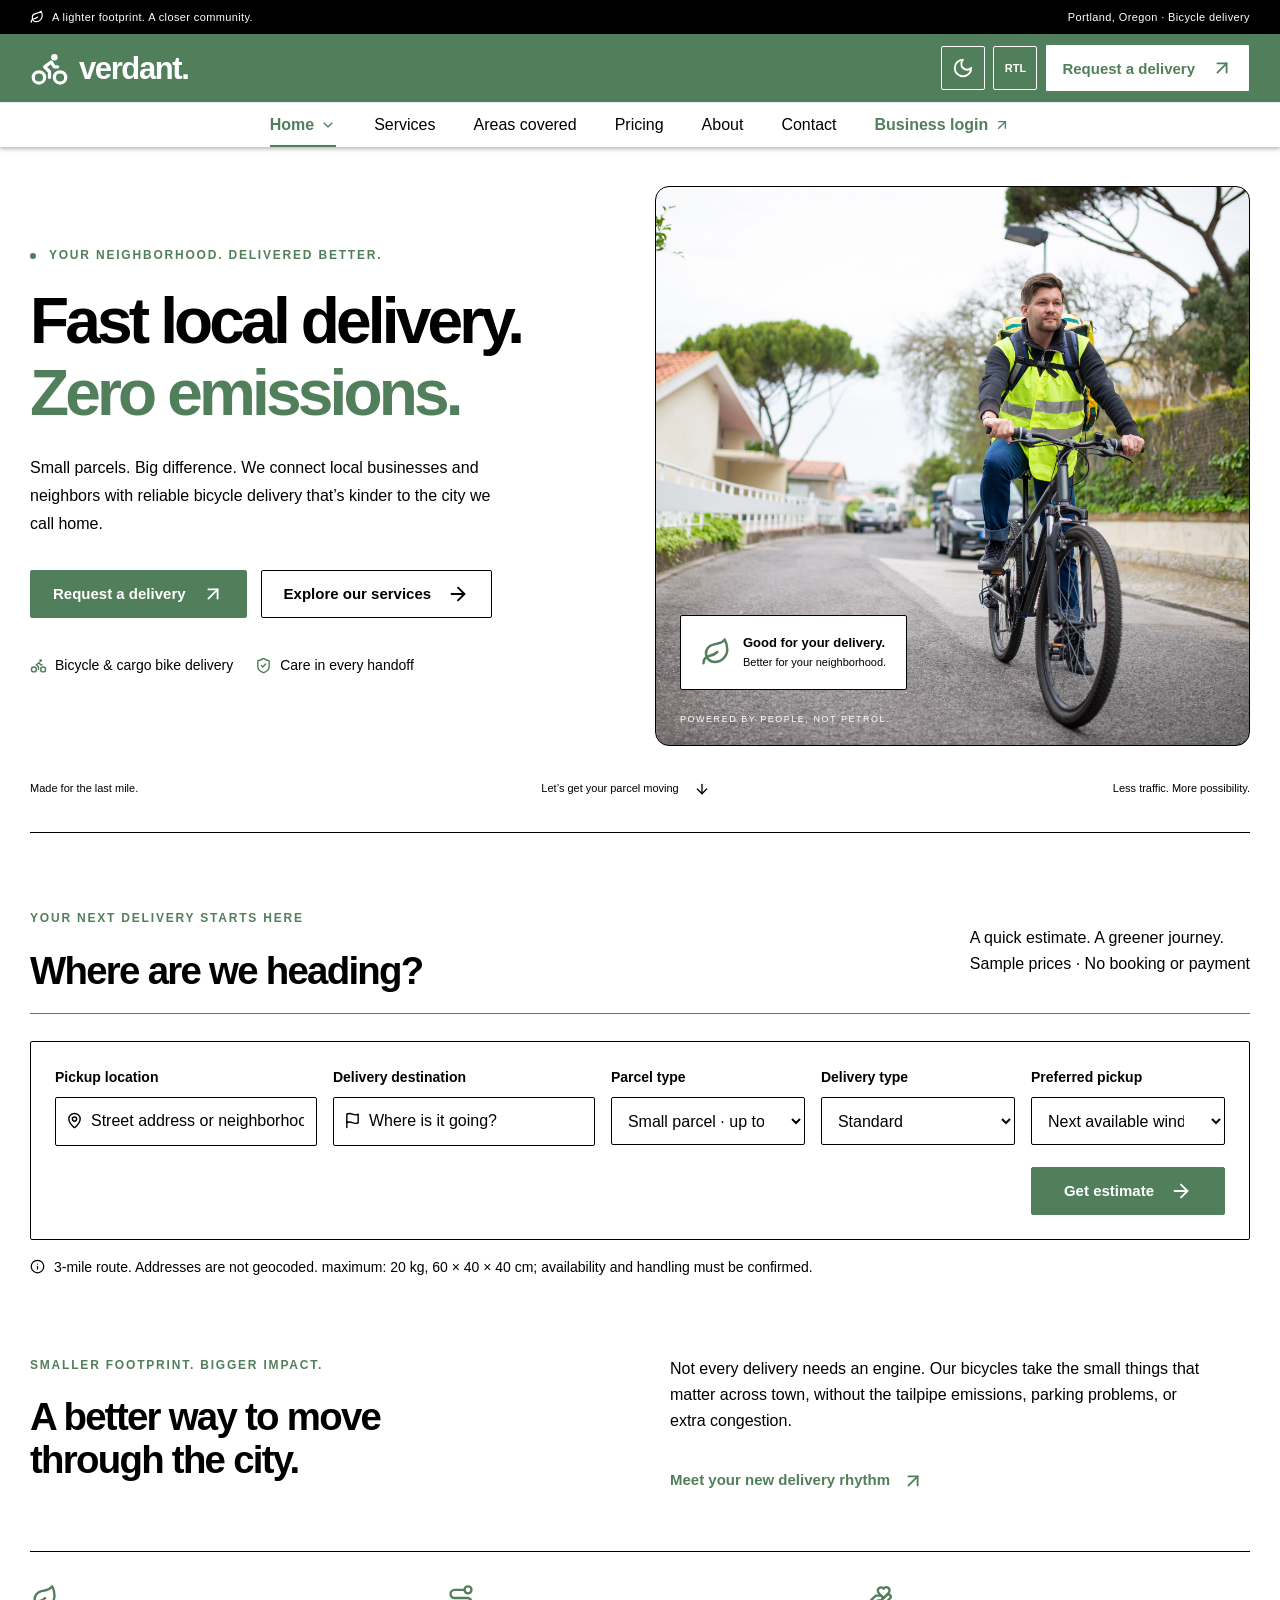
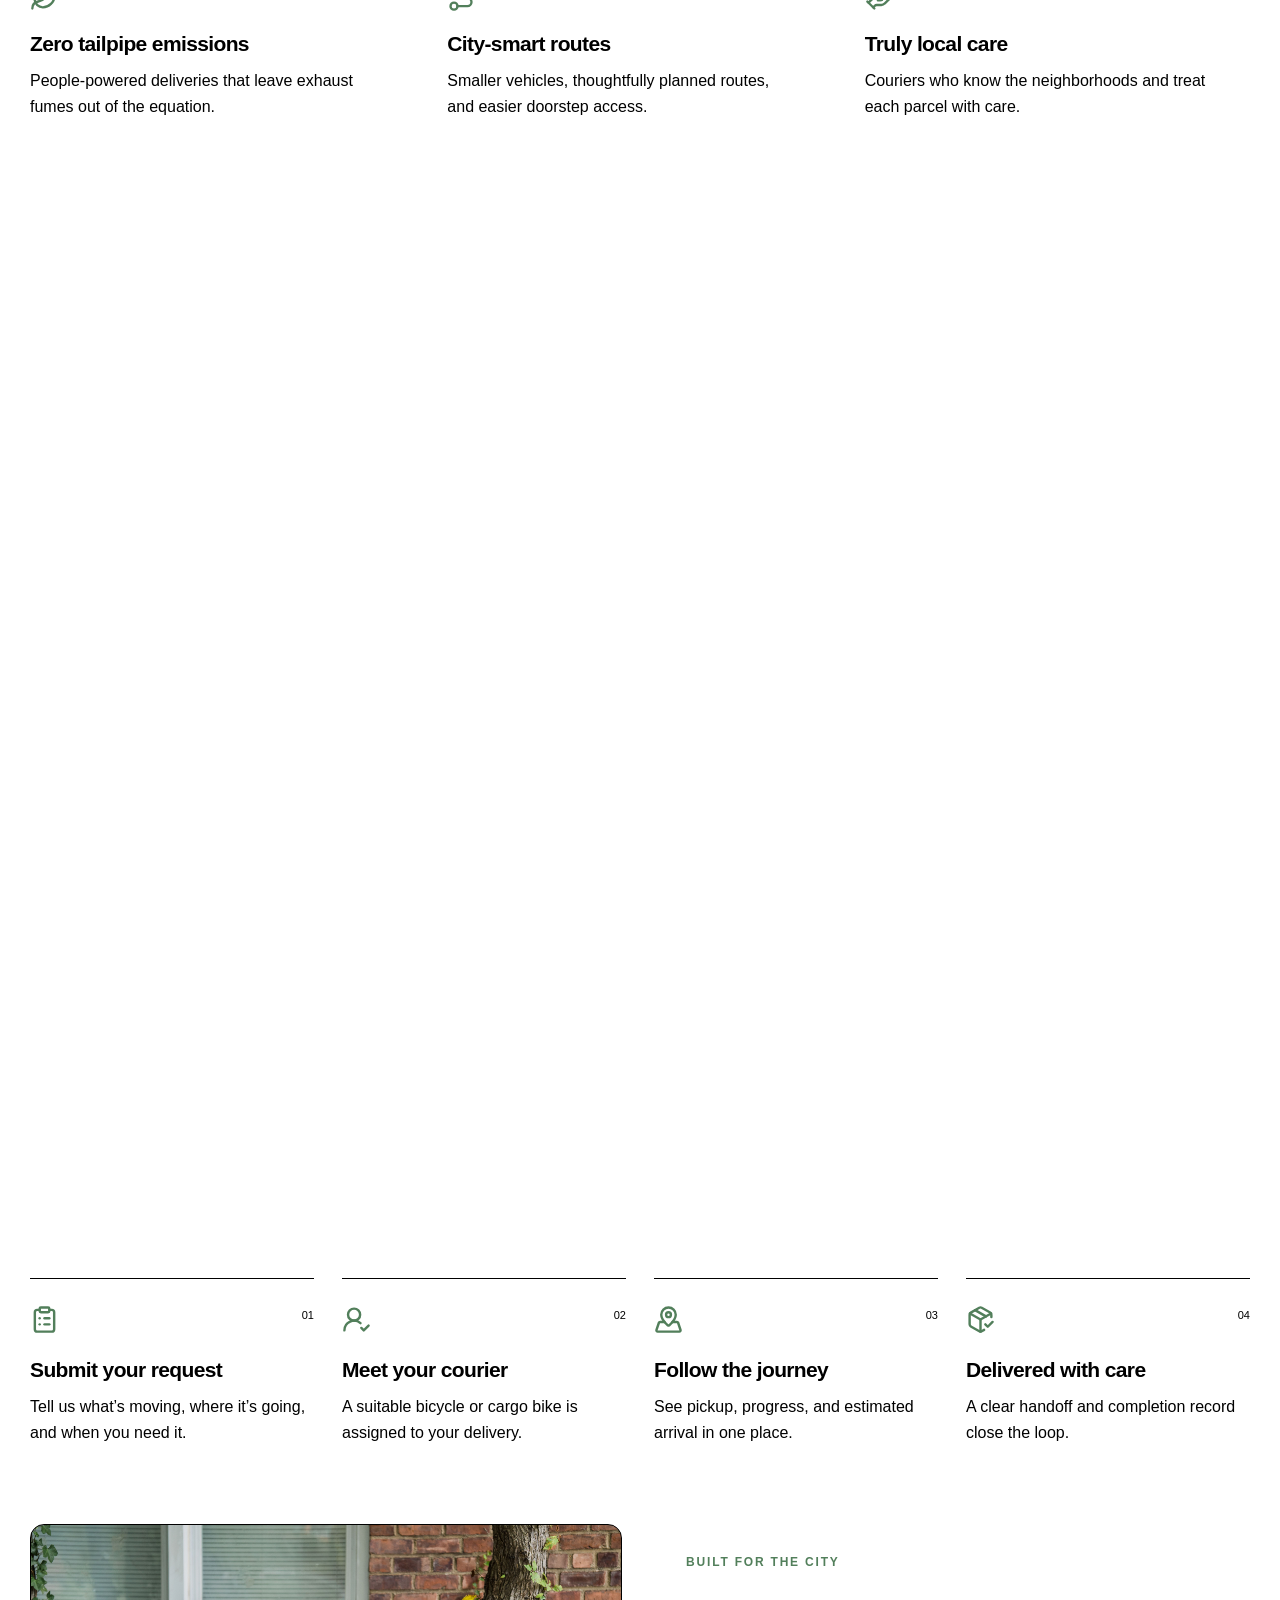
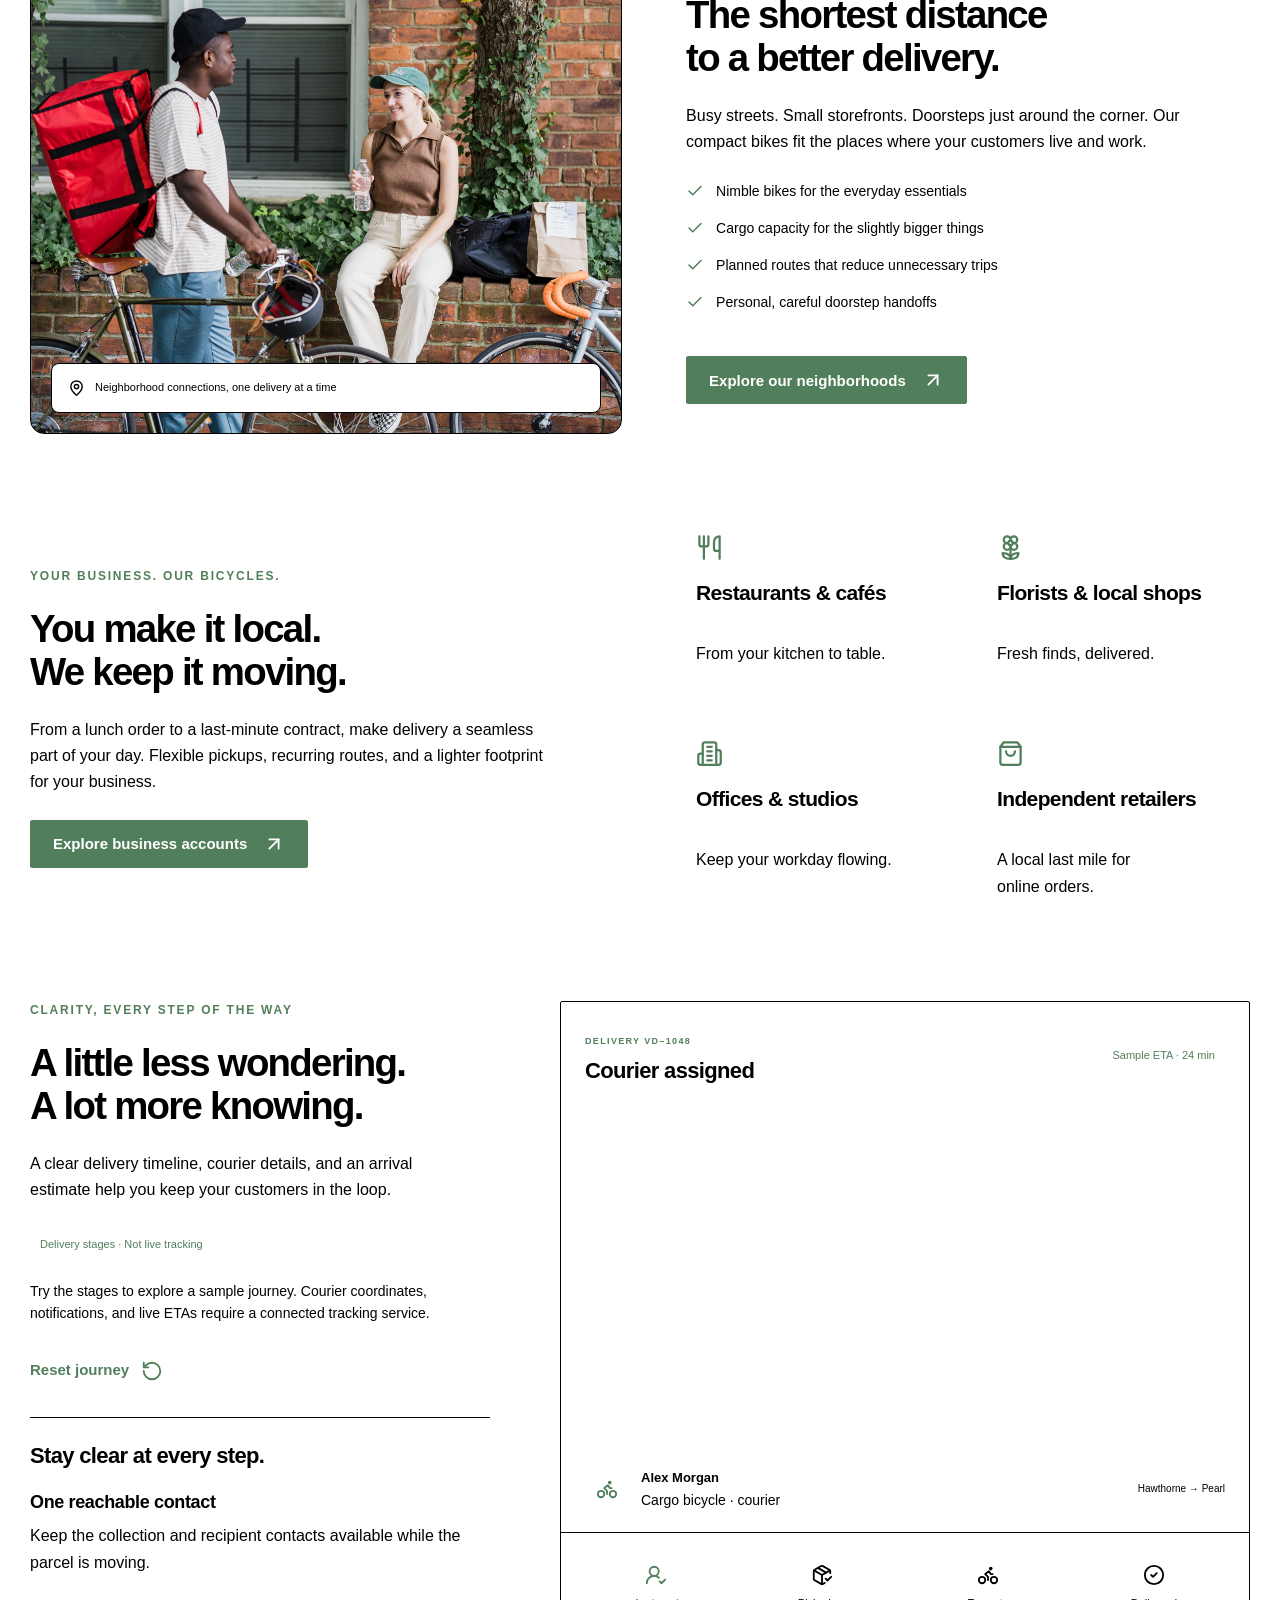
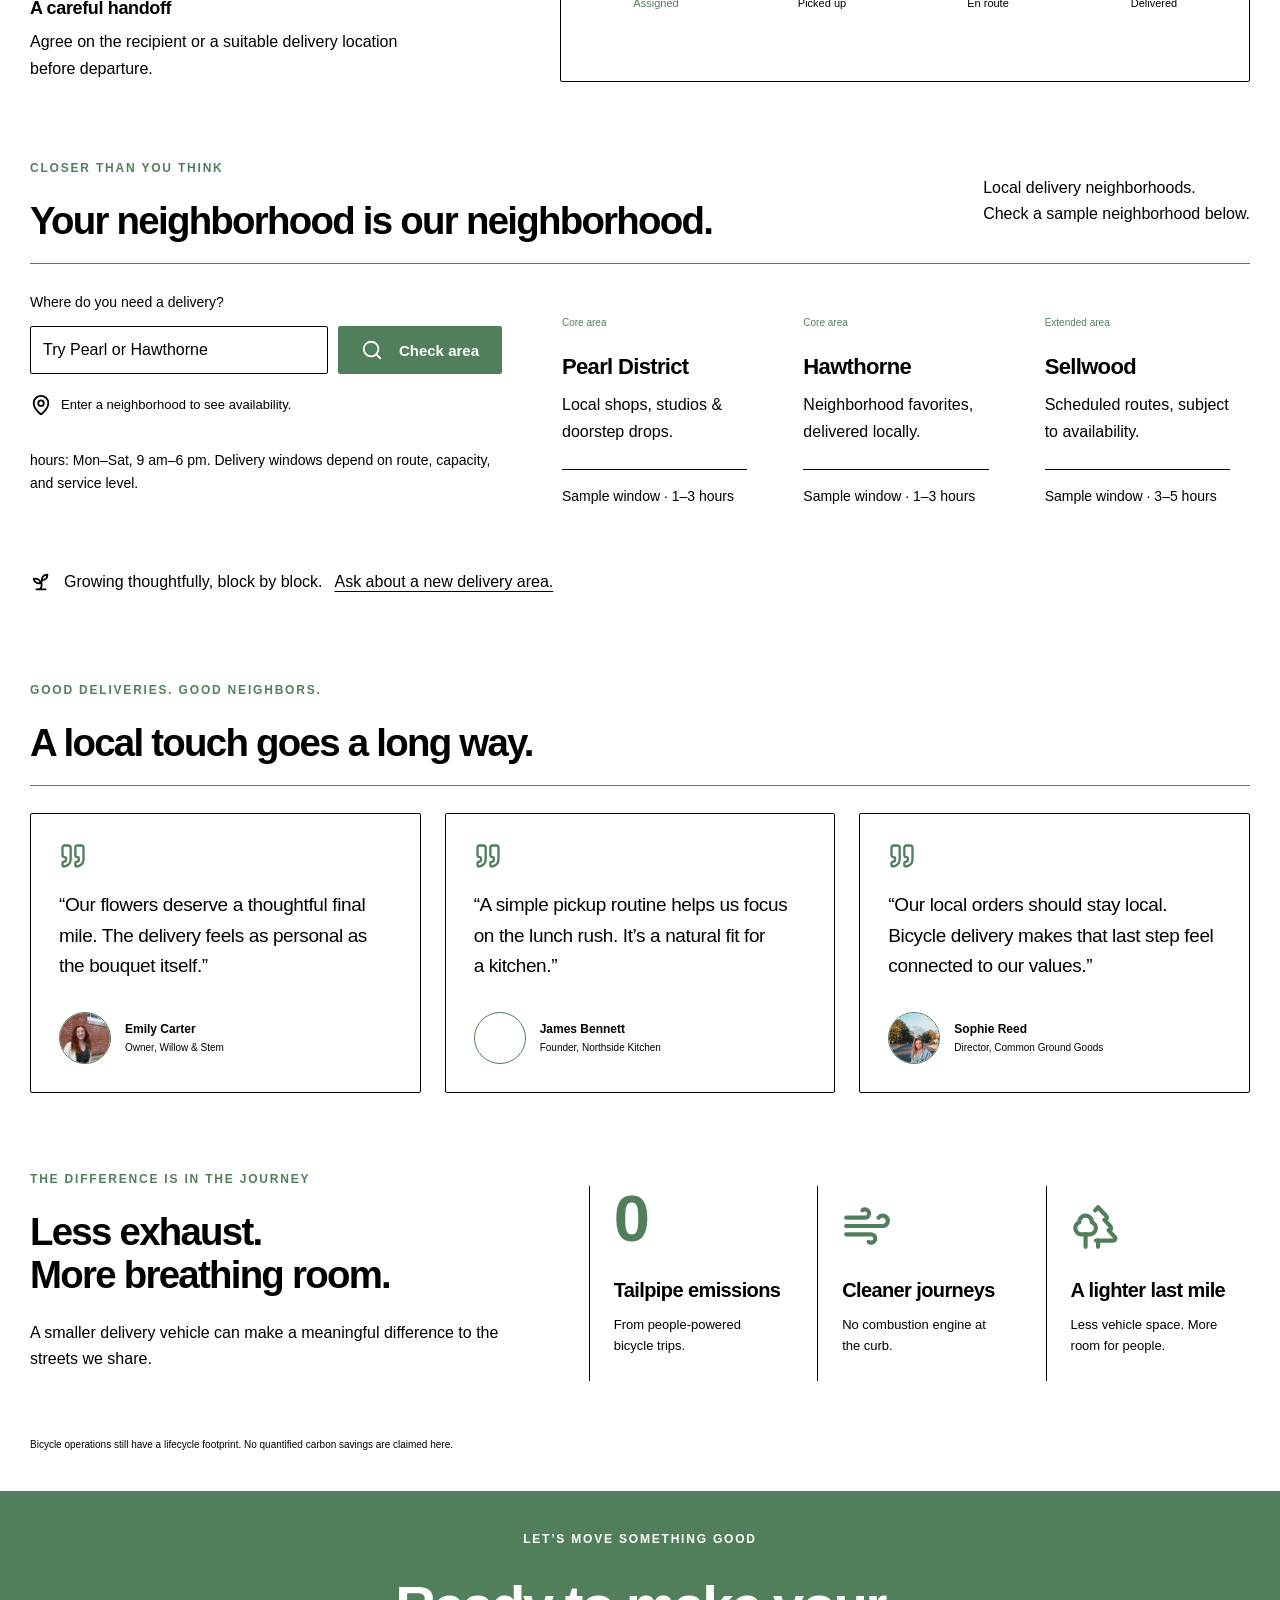
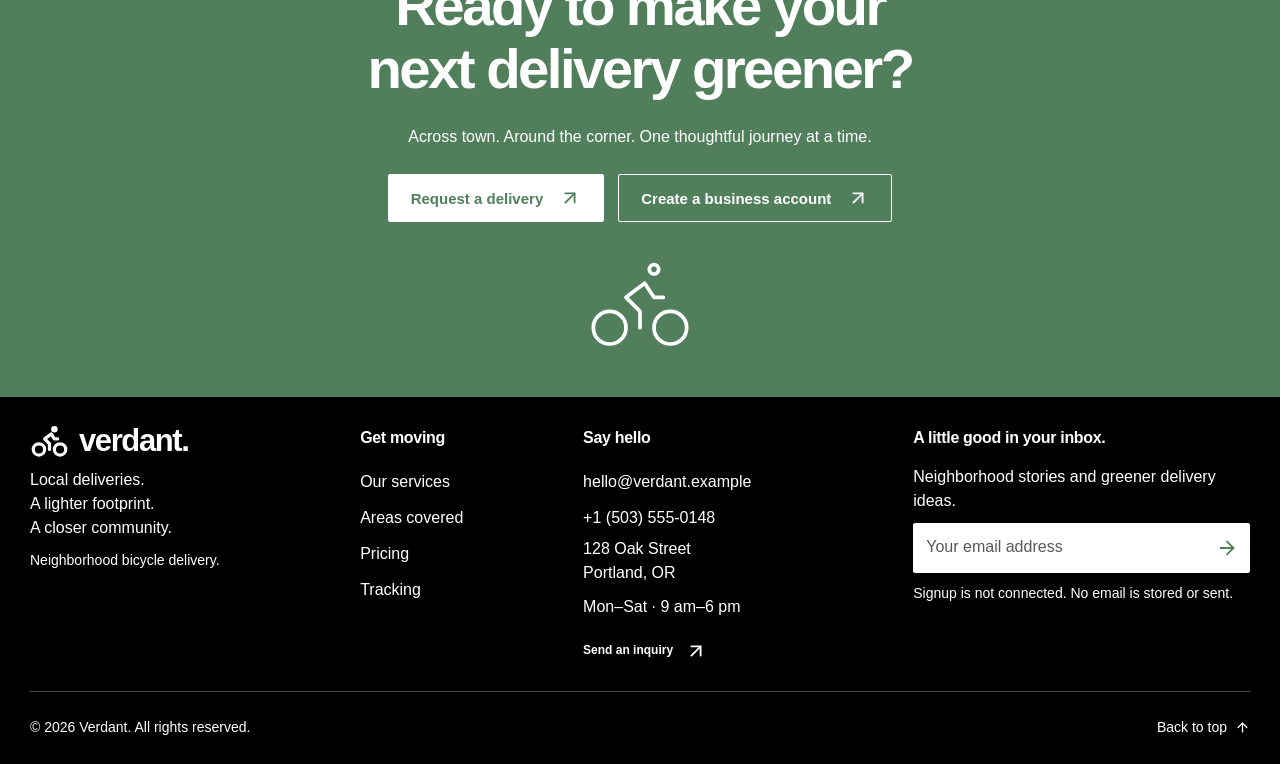
<file: index.html>
<!DOCTYPE html>
<html lang="en" dir="ltr"><head><meta charset="utf-8"><meta name="viewport" content="width=device-width,initial-scale=1"><title>Verdant | Fast Local Bicycle Delivery. Zero Emissions.</title><meta name="description" content="Meet Verdant, a bicycle courier in Portland. Explore local delivery services, check sample coverage, and try a transparent delivery estimate."><meta name="theme-color" content="#527f5b"><meta property="og:title" content="Verdant — A better way to deliver."><meta property="og:description" content="Fast local bicycle delivery, with a lighter footprint. Explore our Home Page 1 preview."><meta property="og:type" content="website"><meta property="og:url" content="https://verdant-bicycle-courier.ezhil3013.chatgpt.site/"><meta property="og:image" content="https://verdant-bicycle-courier.ezhil3013.chatgpt.site/assets/images/hero-courier.jpg"><link rel="canonical" href="https://verdant-bicycle-courier.ezhil3013.chatgpt.site/"><link rel="icon" href="assets/favicon.svg" type="image/svg+xml"><link rel="stylesheet" href="assets/vendor/bootstrap.min.css"><link rel="stylesheet" href="assets/css/style.css"><link rel="stylesheet" href="assets/css/rtl.css"><script>try{document.documentElement.dataset.theme=localStorage.getItem('verdant-theme')||(matchMedia('(prefers-color-scheme: dark)').matches?'dark':'light');document.documentElement.dir=localStorage.getItem('verdant-dir')||'ltr'}catch(e){}</script><script defer src="assets/vendor/lucide.min.js"></script><script defer src="assets/js/main-content-balanced.js"></script><script type="application/ld+json">{"@context":"https://schema.org","@type":"WebPage","name":"Verdant bicycle courier — demonstration","description":"Home Page 1 of a local bicycle courier template; no live bookings or business claims.","url":"https://verdant-bicycle-courier.ezhil3013.chatgpt.site/"}</script><link rel="stylesheet" href="assets/css/review-fixes.css"><link rel="stylesheet" href="assets/css/theme-content-balanced.css"><link rel="stylesheet" href="assets/css/coverage-text-aligned.css"><link rel="stylesheet" href="assets/css/image-box-visibility-fix.css"><link rel="stylesheet" href="assets/css/content-alignment.css"><link rel="stylesheet" href="assets/css/layout-store.css">
<link rel="stylesheet" href="assets/css/presentation-fixes.css"><link rel="stylesheet" href="assets/css/footer-compact.css"></head><body>
<a class="skip-link" href="#main">Skip to content</a>
<div class="announcement"><span><i data-lucide="leaf"></i> A lighter footprint. A closer community.</span><span class="announcement-extra">Portland, Oregon · Bicycle delivery</span></div>
<header class="site-header"><a class="brand" href="#home" aria-label="Verdant home"><span class="brand-icon"><i data-lucide="bike"></i></span>verdant<span class="brand-dot">.</span></a><button class="menu-toggle icon-button" aria-label="Open navigation" aria-controls="navigation" aria-expanded="false"><i data-lucide="menu"></i></button><nav id="navigation" aria-label="Primary navigation"><details class="home-dropdown"><summary class="home-menu-label active">Home <i data-lucide="chevron-down"></i></summary><div class="home-dropdown-panel"><a href="index.html" class="active" aria-current="page">Home Page 1</a><a href="home-2.html">Home Page 2</a></div></details><a href="services.html">Services</a><a href="areas-covered.html">Areas covered</a><a href="pricing.html">Pricing</a><a href="about.html">About</a><a href="contact.html">Contact</a><a class="business-login" href="login.html">Business login <i data-lucide="arrow-up-right"></i></a></nav><div class="header-actions"><button id="theme-toggle" class="icon-button" aria-label="Switch to dark mode"><i data-lucide="moon"></i></button><button id="rtl-toggle" class="direction-button" aria-label="Switch to right-to-left layout">RTL</button><a class="button button-primary header-cta" href="request-delivery.html">Request a delivery <i data-lucide="arrow-up-right"></i></a></div></header>
<main id="main">
<section class="hero page-pad" id="home" aria-labelledby="hero-title"><div class="hero-grid"><div class="hero-copy"><p class="eyebrow"><span class="small-dot"></span> YOUR NEIGHBORHOOD. DELIVERED BETTER.</p><h1 id="hero-title">Fast local delivery.<br><span>Zero emissions.</span></h1><p class="hero-description">Small parcels. Big difference. We connect local businesses and neighbors with reliable bicycle delivery that’s kinder to the city we call home.</p><div class="button-group"><a href="request-delivery.html" class="button button-primary">Request a delivery <i data-lucide="arrow-up-right"></i></a><a href="#services" class="button button-outline">Explore our services <i data-lucide="arrow-right"></i></a></div><div class="hero-trust"><span><i data-lucide="bike"></i> Bicycle & cargo bike delivery</span><span><i data-lucide="shield-check"></i> Care in every handoff</span></div></div><div class="hero-photo" role="img" aria-label="Replaceable JPG image placeholder for a bicycle courier"><div class="photo-label"><i data-lucide="leaf"></i><div><strong>Good for your delivery.</strong><span>Better for your neighborhood.</span></div></div><span class="photo-caption">POWERED BY PEOPLE, NOT PETROL.</span></div></div><div class="hero-bottom"><span>Made for the last mile.</span><a href="#estimate">Let’s get your parcel moving <i data-lucide="arrow-down"></i></a><span>Less traffic. More possibility.</span></div></section>
<section class="estimator-section page-pad" id="estimate" aria-labelledby="estimate-title"><div class="section-heading"><div><p class="eyebrow">YOUR NEXT DELIVERY STARTS HERE</p><h2 id="estimate-title">Where are we heading?</h2></div><p>A quick estimate. A greener journey.<br><span class="muted">Sample prices · No booking or payment</span></p></div><form id="estimate-form" class="estimate-form" novalidate><div class="field"><label for="pickup">Pickup location</label><div class="input-wrap"><i data-lucide="map-pin"></i><input id="pickup" name="pickup" required maxlength="150" autocomplete="street-address" placeholder="Street address or neighborhood"></div><span class="field-error" id="pickup-error"></span></div><div class="field"><label for="destination">Delivery destination</label><div class="input-wrap"><i data-lucide="flag"></i><input id="destination" name="destination" required maxlength="150" placeholder="Where is it going?"></div><span class="field-error" id="destination-error"></span></div><div class="field"><label for="parcel">Parcel type</label><select id="parcel" name="parcel"><option value="0">Small parcel · up to 5 kg</option><option value="0">Documents</option><option value="3">Food / insulated bag</option><option value="6">Cargo parcel · up to 20 kg</option></select></div><div class="field"><label for="delivery-type">Delivery type</label><select id="delivery-type" name="service"><option value="0">Standard</option><option value="4">Same day</option><option value="9">Express</option><option value="2">Scheduled</option></select></div><div class="field"><label for="pickup-time">Preferred pickup</label><select id="pickup-time" name="time"><option>Next available window</option><option>Morning · 9 am–12 pm</option><option>Afternoon · 12–5 pm</option></select></div><button type="submit" class="button button-primary estimate-button">Get estimate <i data-lucide="arrow-right"></i></button><div id="estimate-result" class="form-result" role="status" aria-live="polite" hidden></div></form><p class="form-note"><i data-lucide="info"></i> 3-mile route. Addresses are not geocoded. maximum: 20 kg, 60 × 40 × 40 cm; availability and handling must be confirmed.</p></section>
<section id="about" class="intro-section page-pad"><div class="intro-title reveal"><p class="eyebrow">SMALLER FOOTPRINT. BIGGER IMPACT.</p><h2>A better way to move<br>through the city.</h2></div><div class="intro-copy reveal"><p>Not every delivery needs an engine. Our bicycles take the small things that matter across town, without the tailpipe emissions, parking problems, or extra congestion.</p><a href="#city" class="text-link">Meet your new delivery rhythm <i data-lucide="arrow-up-right"></i></a></div><div class="benefits"><article><i data-lucide="leaf"></i><h3>Zero tailpipe emissions</h3><p>People-powered deliveries that leave exhaust fumes out of the equation.</p></article><article><i data-lucide="route"></i><h3>City-smart routes</h3><p>Smaller vehicles, thoughtfully planned routes, and easier doorstep access.</p></article><article><i data-lucide="hand-heart"></i><h3>Truly local care</h3><p>Couriers who know the neighborhoods and treat each parcel with care.</p></article></div></section>
<section id="services" class="services-section page-pad"><div class="section-heading reveal"><div><p class="eyebrow">WHAT WE DELIVER</p><h2>Local needs. Thoughtful solutions.</h2></div><a class="button button-outline" href="#estimate">Find your delivery <i data-lucide="arrow-up-right"></i></a></div><div class="service-grid"><article class="service-card reveal"><span class="icon-box"><i data-lucide="package"></i></span><p class="eyebrow">For the everyday essentials</p><h3>Same-day parcels</h3><p>From your doorstep to theirs. Thoughtfully handled local parcels, delivered within your selected window.</p><a href="#estimate" class="text-link">Request this service <i data-lucide="arrow-up-right"></i></a></article><article class="service-card reveal"><span class="icon-box"><i data-lucide="utensils"></i></span><p class="eyebrow">For the local favorites</p><h3>Restaurant delivery</h3><p>Meals from neighborhood kitchens, with insulated bags and direct routes that keep handoffs simple.</p><a href="#estimate" class="text-link">Request this service <i data-lucide="arrow-up-right"></i></a></article><article class="service-card reveal"><span class="icon-box"><i data-lucide="briefcase-business"></i></span><p class="eyebrow">For your working day</p><h3>Business courier</h3><p>A dependable delivery partner for busy offices, independent businesses, and everyday operations.</p><a href="#estimate" class="text-link">Request this service <i data-lucide="arrow-up-right"></i></a></article><article class="service-card reveal"><span class="icon-box"><i data-lucide="files"></i></span><p class="eyebrow">For the important details</p><h3>Document delivery</h3><p>Contracts, samples, and important paperwork transported directly, with a clear handoff record.</p><a href="#estimate" class="text-link">Request this service <i data-lucide="arrow-up-right"></i></a></article><article class="service-card reveal"><span class="icon-box"><i data-lucide="store"></i></span><p class="eyebrow">For the neighborhood makers</p><h3>Local shop delivery</h3><p>Bring your shop to your customers. Flowers, gifts, and retail orders delivered with a personal touch.</p><a href="#estimate" class="text-link">Request this service <i data-lucide="arrow-up-right"></i></a></article><article class="service-card reveal"><span class="icon-box"><i data-lucide="calendar-clock"></i></span><p class="eyebrow">For a smoother routine</p><h3>Scheduled routes</h3><p>Plan ahead with recurring pickups and thoughtfully grouped routes that fit your business rhythm.</p><a href="#estimate" class="text-link">Request this service <i data-lucide="arrow-up-right"></i></a></article></div></section>
<section class="how-section page-pad"><div class="section-heading reveal"><div><p class="eyebrow">FROM A TO B, SIMPLY</p><h2>Four steps. One happy handoff.</h2></div><p>You focus on your day.<br>We’ll focus on the journey.</p></div><div class="steps"><article><span class="step-number">01</span><i data-lucide="clipboard-list"></i><h3>Submit your request</h3><p>Tell us what’s moving, where it’s going, and when you need it.</p></article><article><span class="step-number">02</span><i data-lucide="user-round-check"></i><h3>Meet your courier</h3><p>A suitable bicycle or cargo bike is assigned to your delivery.</p></article><article><span class="step-number">03</span><i data-lucide="map-pinned"></i><h3>Follow the journey</h3><p>See pickup, progress, and estimated arrival in one place.</p></article><article><span class="step-number">04</span><i data-lucide="package-check"></i><h3>Delivered with care</h3><p>A clear handoff and completion record close the loop.</p></article></div></section>
<section id="city" class="city-section page-pad"><div class="city-photo" role="img" aria-label="Replaceable JPG image placeholder for a local delivery handoff"><span class="image-chip"><i data-lucide="map-pin"></i> Neighborhood connections, one delivery at a time</span></div><div class="city-copy reveal"><p class="eyebrow">BUILT FOR THE CITY</p><h2>The shortest distance<br>to a better delivery.</h2><p>Busy streets. Small storefronts. Doorsteps just around the corner. Our compact bikes fit the places where your customers live and work.</p><ul class="check-list"><li><i data-lucide="check"></i> Nimble bikes for the everyday essentials</li><li><i data-lucide="check"></i> Cargo capacity for the slightly bigger things</li><li><i data-lucide="check"></i> Planned routes that reduce unnecessary trips</li><li><i data-lucide="check"></i> Personal, careful doorstep handoffs</li></ul><a class="button button-primary" href="#coverage">Explore our neighborhoods <i data-lucide="arrow-up-right"></i></a></div></section>
<section class="business-section page-pad" id="business"><div class="business-intro reveal"><p class="eyebrow">YOUR BUSINESS. OUR BICYCLES.</p><h2>You make it local.<br>We keep it moving.</h2><p>From a lunch order to a last-minute contract, make delivery a seamless part of your day. Flexible pickups, recurring routes, and a lighter footprint for your business.</p><a class="button button-primary"  href="register.html">Explore business accounts <i data-lucide="arrow-up-right"></i></a></div><div class="industries"><article><i data-lucide="utensils"></i><h3>Restaurants & cafés</h3><p>From your kitchen to table.</p></article><article><i data-lucide="flower-2"></i><h3>Florists & local shops</h3><p>Fresh finds, delivered.</p></article><article><i data-lucide="building-2"></i><h3>Offices & studios</h3><p>Keep your workday flowing.</p></article><article><i data-lucide="shopping-bag"></i><h3>Independent retailers</h3><p>A local last mile for online orders.</p></article></div></section>
<section id="tracking" class="tracking-section page-pad"><div class="tracking-copy reveal"><p class="eyebrow">CLARITY, EVERY STEP OF THE WAY</p><h2>A little less wondering.<br>A lot more knowing.</h2><p>A clear delivery timeline, courier details, and an arrival estimate help you keep your customers in the loop.</p><span class="badge-soft">Delivery stages · Not live tracking</span><p class="small-copy">Try the stages to explore a sample journey. Courier coordinates, notifications, and live ETAs require a connected tracking service.</p><button id="tracking-reset" class="text-link">Reset journey <i data-lucide="rotate-ccw"></i></button><div class="column-guidance"><h3>Stay clear at every step.</h3><article><h4>One reachable contact</h4><p>Keep the collection and recipient contacts available while the parcel is moving.</p></article><article><h4>A careful handoff</h4><p>Agree on the recipient or a suitable delivery location before departure.</p></article></div></div><div class="tracking-panel"><div class="tracking-header"><div><span class="eyebrow">DELIVERY VD–1048</span><h3 id="tracking-status">Courier assigned</h3></div><span class="badge-soft" id="eta">Sample ETA · 24 min</span></div><div class="map-preview" aria-label="Interactive map of Portland, Oregon"><iframe class="tracking-location-map" title="Portland, Oregon delivery area map" src="https://maps.google.com/maps?q=Portland%2C%20Oregon&amp;z=13&amp;output=embed" loading="lazy" referrerpolicy="no-referrer-when-downgrade" allowfullscreen></iframe><svg hidden aria-hidden="true" viewBox="0 0 660 230" role="img" aria-label="Diagram of a sample delivery route"><rect width="660" height="230" fill="var(--map-bg)"/><g stroke="var(--map-street)" stroke-width="15"><path d="M-20 50L680 50M-20 150L680 150M120 -20L120 250M320 -20L320 250M520 -20L520 250M-10 240L570 -20"/></g><g fill="var(--map-park)"><rect x="345" y="72" width="145" height="54" rx="8"/><rect x="140" y="165" width="110" height="46" rx="8"/></g><path d="M120 150H320V50H520" fill="none" stroke="var(--primary)" stroke-width="5" stroke-dasharray="8 5"/><circle cx="120" cy="150" r="10" fill="var(--primary)"/><circle cx="520" cy="50" r="10" fill="var(--primary)"/><circle id="courier-marker" cx="220" cy="150" r="14" fill="var(--accent)" stroke="var(--surface)" stroke-width="4"/></svg><span class="map-label">LOCAL BICYCLE DELIVERY</span></div><div class="courier-info"><span class="courier-avatar"><i data-lucide="bike"></i></span><div><strong>Alex Morgan</strong><span>Cargo bicycle · courier</span></div><span class="small-copy">Hawthorne → Pearl</span></div><div class="tracking-stages" aria-label="Sample delivery stages"><button data-stage="0" class="selected" aria-pressed="true"><i data-lucide="user-round-check"></i><span>Assigned</span></button><button data-stage="1" aria-pressed="false"><i data-lucide="package-check"></i><span>Picked up</span></button><button data-stage="2" aria-pressed="false"><i data-lucide="bike"></i><span>En route</span></button><button data-stage="3" aria-pressed="false"><i data-lucide="circle-check"></i><span>Delivered</span></button></div><p id="tracking-announcement" class="sr-only" role="status" aria-live="polite">Courier assigned.</p></div></section>
<section class="coverage-section page-pad" id="coverage"><div class="section-heading reveal"><div><p class="eyebrow">CLOSER THAN YOU THINK</p><h2>Your neighborhood is our neighborhood.</h2></div><p>Local delivery neighborhoods.<br>Check a sample neighborhood below.</p></div><div class="coverage-layout"><div class="coverage-search"><label for="neighborhood">Where do you need a delivery?</label><form id="coverage-form"><input id="neighborhood" placeholder="Try Pearl or Hawthorne" required maxlength="80"><button class="button button-primary" aria-label="Check sample coverage" type="submit"><i data-lucide="search"></i> Check area</button></form><div id="coverage-result" role="status" aria-live="polite"><i data-lucide="map-pin"></i> Enter a neighborhood to see availability.</div><p class="small-copy">hours: Mon–Sat, 9 am–6 pm. Delivery windows depend on route, capacity, and service level.</p></div><div class="zone-grid"><article><span class="zone-status">Core area</span><h3>Pearl District</h3><p>Local shops, studios & doorstep drops.</p><span>Sample window · 1–3 hours</span></article><article><span class="zone-status">Core area</span><h3>Hawthorne</h3><p>Neighborhood favorites, delivered locally.</p><span>Sample window · 1–3 hours</span></article><article><span class="zone-status extended">Extended area</span><h3>Sellwood</h3><p>Scheduled routes, subject to availability.</p><span>Sample window · 3–5 hours</span></article></div></div><p class="coverage-note"><i data-lucide="sprout"></i><span class="coverage-note-copy"><span>Growing thoughtfully, block by block.</span><a href="#contact">Ask about a new delivery area.</a></span></p></section>
<section class="testimonials-section page-pad"><div class="section-heading reveal"><div><p class="eyebrow">GOOD DELIVERIES. GOOD NEIGHBORS.</p><h2>A local touch goes a long way.</h2></div><span class="muted"></span></div><div class="testimonial-grid"><figure><i data-lucide="quote"></i><blockquote>“Our flowers deserve a thoughtful final mile. The delivery feels as personal as the bouquet itself.”</blockquote><figcaption><span class="profile-avatar" style="--portrait-position:65% 35%"><img src="assets/images/emily.jpg" alt="" width="52" height="52" loading="lazy" decoding="async"></span><div><strong>Emily Carter</strong><span>Owner, Willow & Stem</span></div></figcaption></figure><figure><i data-lucide="quote"></i><blockquote>“A simple pickup routine helps us focus on the lunch rush. It’s a natural fit for a kitchen.”</blockquote><figcaption><span class="profile-avatar" style="--portrait-position:52% 35%"><img src="assets/images/james.jpg" alt="" width="52" height="52" loading="lazy" decoding="async"></span><div><strong>James Bennett</strong><span>Founder, Northside Kitchen</span></div></figcaption></figure><figure><i data-lucide="quote"></i><blockquote>“Our local orders should stay local. Bicycle delivery makes that last step feel connected to our values.”</blockquote><figcaption><span class="profile-avatar" style="--portrait-position:30% 35%"><img src="assets/images/sophie.jpg" alt="" width="52" height="52" loading="lazy" decoding="async"></span><div><strong>Sophie Reed</strong><span>Director, Common Ground Goods</span></div></figcaption></figure></div></section>
<section class="impact-section page-pad"><div><p class="eyebrow">THE DIFFERENCE IS IN THE JOURNEY</p><h2>Less exhaust.<br>More breathing room.</h2><p>A smaller delivery vehicle can make a meaningful difference to the streets we share.</p></div><div class="impact-grid"><article><strong>0</strong><h3>Tailpipe emissions</h3><p>From people-powered bicycle trips.</p></article><article><i data-lucide="wind"></i><h3>Cleaner journeys</h3><p>No combustion engine at the curb.</p></article><article><i data-lucide="trees"></i><h3>A lighter last mile</h3><p>Less vehicle space. More room for people.</p></article></div><p class="impact-note">Bicycle operations still have a lifecycle footprint. No quantified carbon savings are claimed here.</p></section>
<section class="final-cta page-pad"><p class="eyebrow">LET’S MOVE SOMETHING GOOD</p><h2>Ready to make your<br>next delivery greener?</h2><p>Across town. Around the corner. One thoughtful journey at a time.</p><div class="button-group"><a class="button button-light" href="request-delivery.html">Request a delivery <i data-lucide="arrow-up-right"></i></a><a class="button button-on-dark"  href="register.html">Create a business account <i data-lucide="arrow-up-right"></i></a></div><i class="cta-bike" data-lucide="bike" aria-hidden="true"></i></section>
</main>
<footer class="page-pad" id="contact"><div class="footer-grid"><div><a class="brand" href="#home"><span class="brand-icon"><i data-lucide="bike"></i></span>verdant<span class="brand-dot">.</span></a><p>Local deliveries.<br>A lighter footprint.<br>A closer community.</p><span class="small-copy">Neighborhood bicycle delivery.</span></div><div><h2>Get moving</h2><a href="services.html">Our services</a><a href="areas-covered.html">Areas covered</a><a href="pricing.html">Pricing</a><a href="#tracking">Tracking</a></div><div><h2>Say hello</h2><a href="mailto:hello@verdant.example">hello@verdant.example</a><a href="tel:+15035550148">+1 (503) 555-0148</a><p>128 Oak Street<br>Portland, OR</p><p>Mon–Sat · 9 am–6 pm</p><button class="text-link" data-dialog="contact-dialog">Send an inquiry <i data-lucide="arrow-up-right"></i></button></div><div class="newsletter"><h2>A little good in your inbox.</h2><p>Neighborhood stories and greener delivery ideas.</p><form id="newsletter-form" novalidate><label class="sr-only" for="newsletter-email">Email address</label><div class="newsletter-input"><input id="newsletter-email" type="email" required placeholder="Your email address" autocomplete="email"><button class="icon-button" aria-label="Try newsletter signup" type="submit"><i data-lucide="arrow-right"></i></button></div><p id="newsletter-result" class="small-copy" role="status" aria-live="polite">Signup is not connected. No email is stored or sent.</p></form></div></div><div class="footer-bottom"><span>© 2026 Verdant. All rights reserved.</span><a href="#home">Back to top <i data-lucide="arrow-up"></i></a></div></footer>

<dialog id="contact-dialog" aria-labelledby="contact-title"><button class="dialog-close icon-button" aria-label="Close dialog"><i data-lucide="x"></i></button><p class="eyebrow">LET’S TALK LOCAL</p><h2 id="contact-title">Send an inquiry</h2><p class="small-copy">No message is sent.</p><form id="contact-form" novalidate><div class="field"><label for="contact-name">Name</label><input id="contact-name" name="name" required autocomplete="name"><span class="field-error"></span></div><div class="field"><label for="contact-email">Email</label><input id="contact-email" name="email" type="email" required autocomplete="email"><span class="field-error"></span></div><div class="field"><label for="contact-message">Message</label><textarea id="contact-message" name="message" required rows="3"></textarea><span class="field-error"></span></div><button class="button button-primary" type="submit">Check inquiry <i data-lucide="arrow-right"></i></button><p id="contact-result" role="status" aria-live="polite"></p></form></dialog>
<script src="assets/js/presentation-alignment.js"></script>
</body></html>
</file>
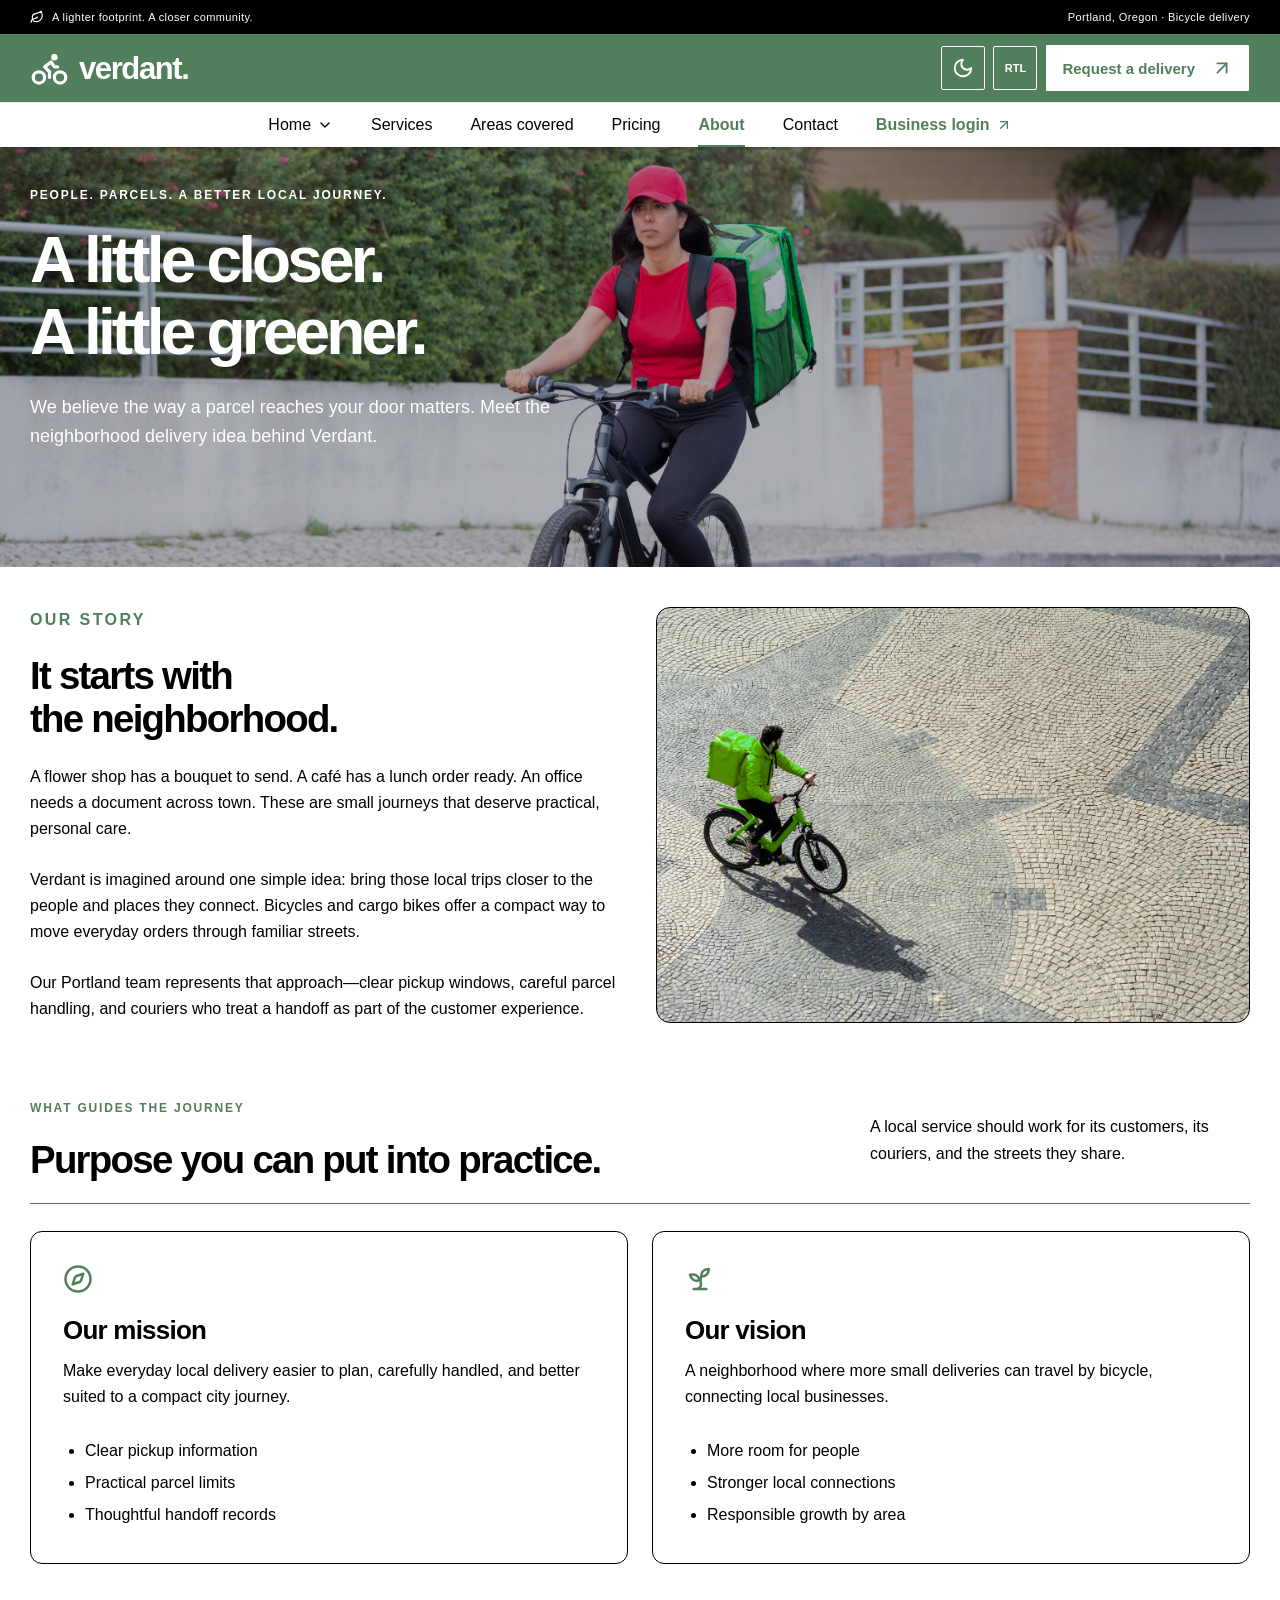
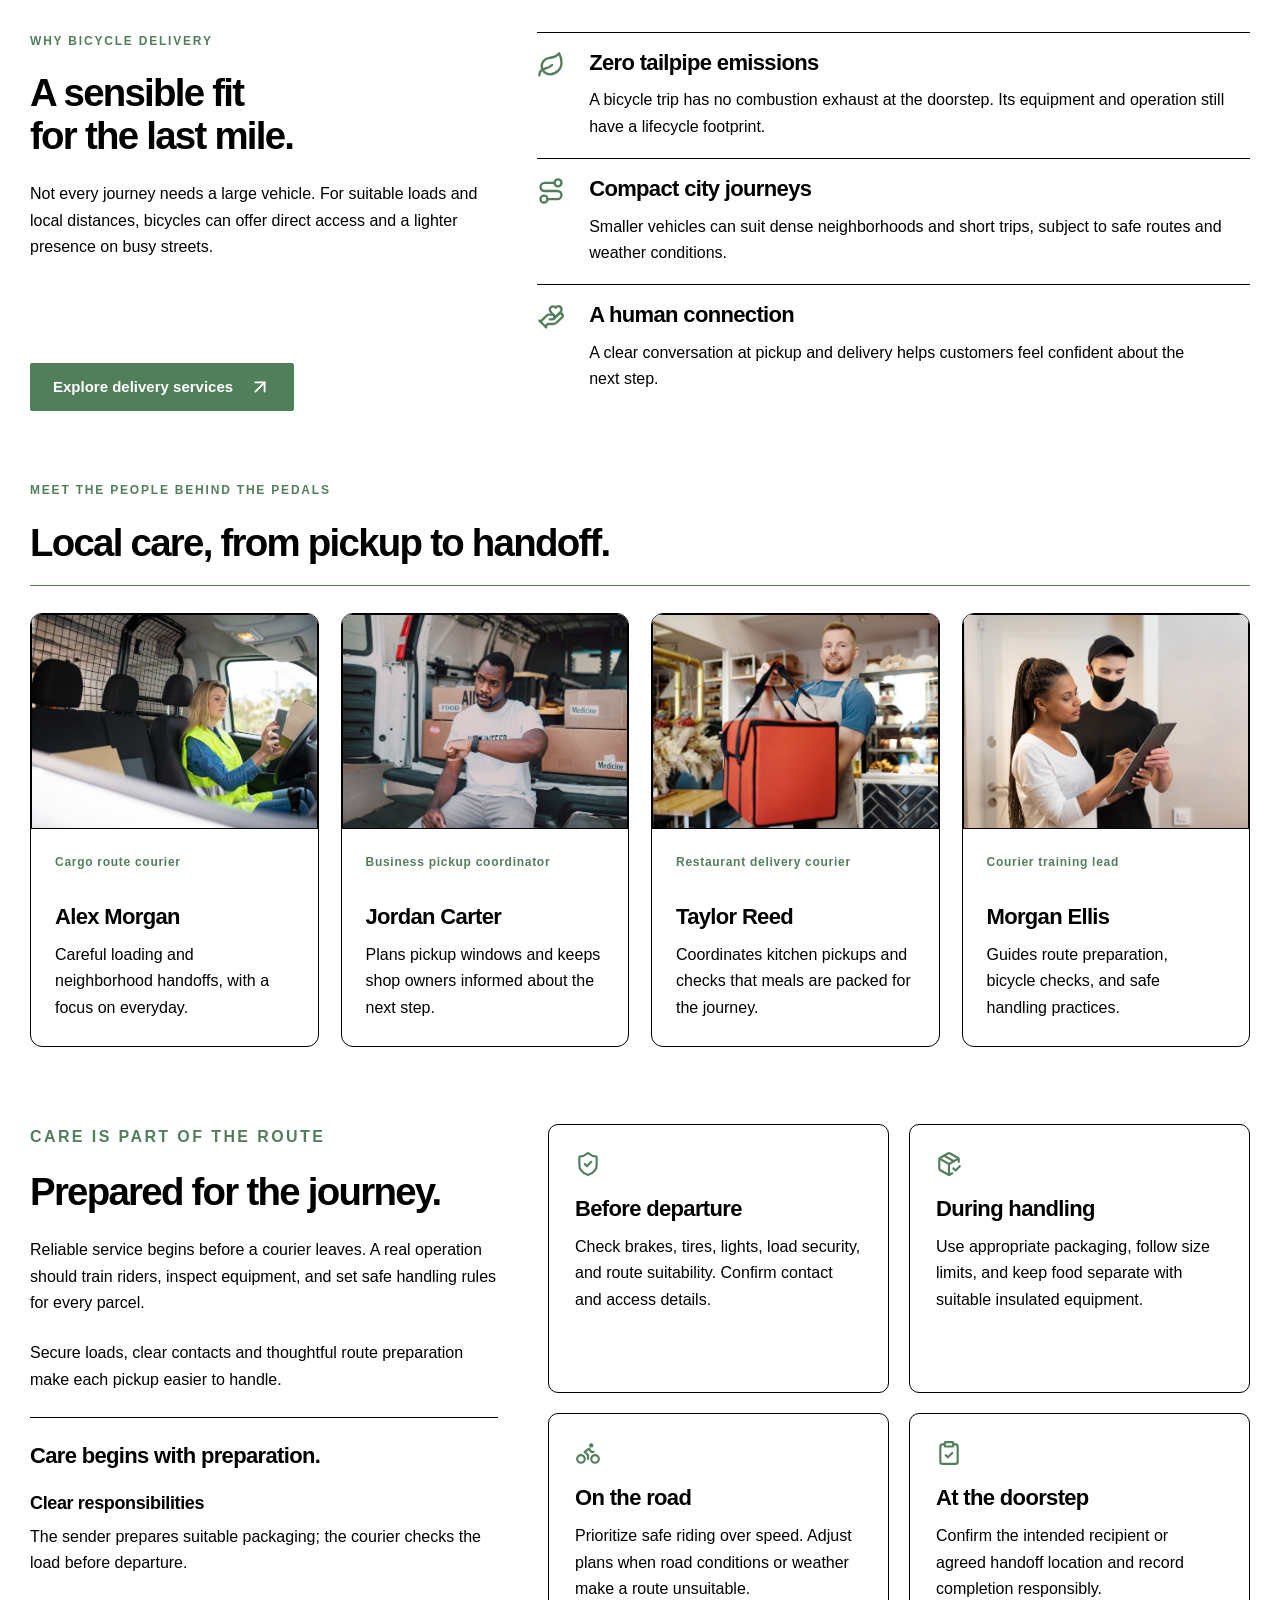
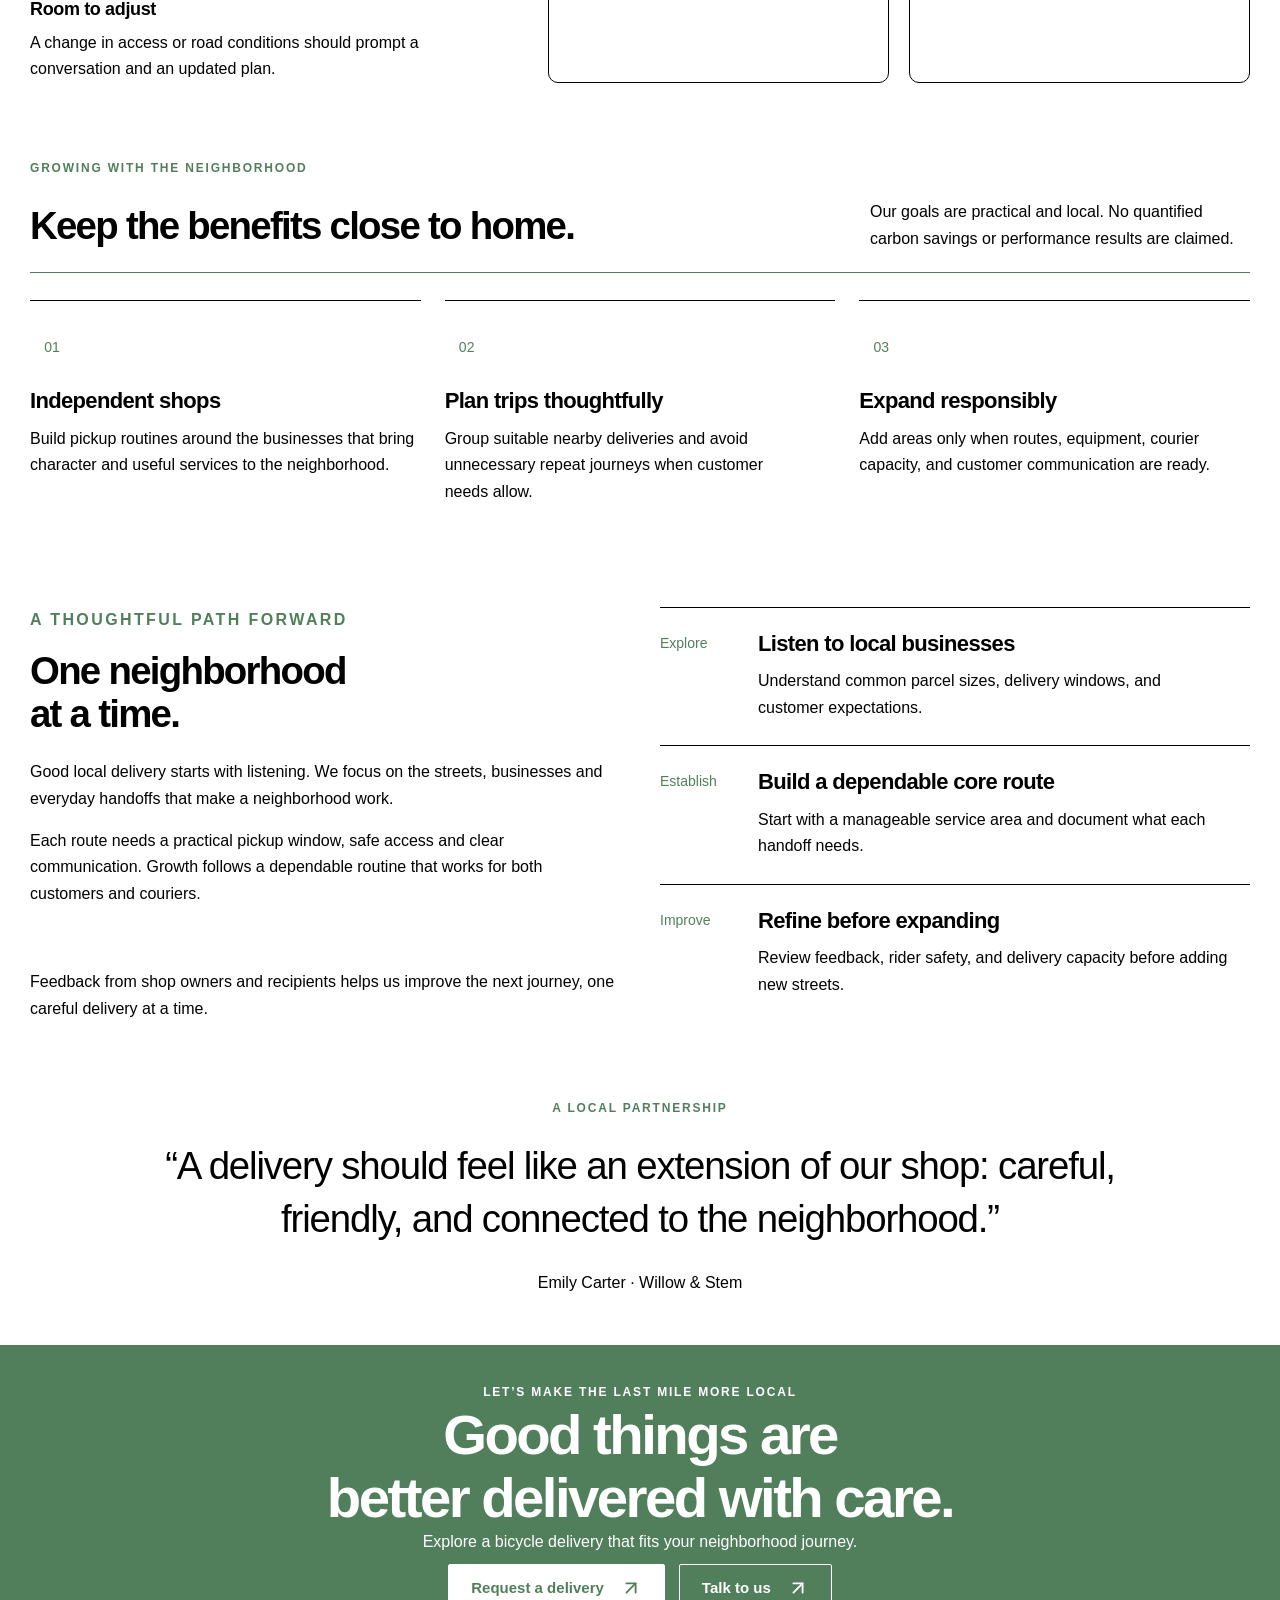
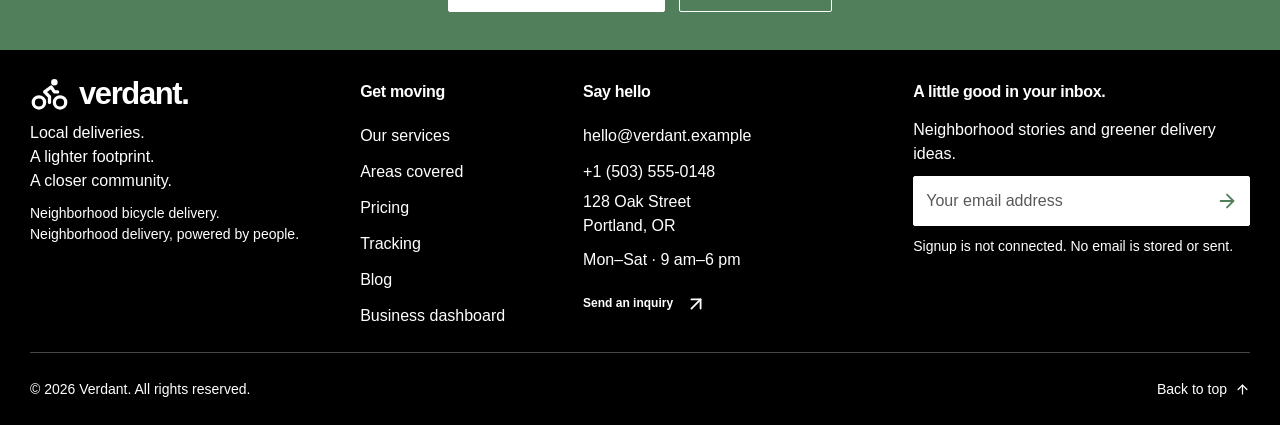
<file: about.html>
<!DOCTYPE html>
<html lang="en" dir="ltr"><head><meta charset="utf-8"><meta name="viewport" content="width=device-width,initial-scale=1"><title>About Verdant | People-Powered Neighborhood Delivery</title><meta name="description" content="Discover the Verdant courier story, community values, bicycle delivery approach, courier training and sustainability goals."><meta name="theme-color" content="#527f5b"><meta property="og:title" content="About Verdant — People-powered delivery."><meta property="og:description" content="Fast local bicycle delivery, with a lighter footprint. Meet our neighborhood courier company."><meta property="og:type" content="website"><meta property="og:url" content="https://verdant-bicycle-courier.ezhil3013.chatgpt.site/about.html"><meta property="og:image" content="https://verdant-bicycle-courier.ezhil3013.chatgpt.site/assets/images/about-hero.jpg"><link rel="canonical" href="https://verdant-bicycle-courier.ezhil3013.chatgpt.site/about.html"><link rel="icon" href="assets/favicon.svg" type="image/svg+xml"><link rel="stylesheet" href="assets/vendor/bootstrap.min.css"><link rel="stylesheet" href="assets/css/style.css"><link rel="stylesheet" href="assets/css/rtl.css"><script>try{document.documentElement.dataset.theme=localStorage.getItem('verdant-theme')||(matchMedia('(prefers-color-scheme: dark)').matches?'dark':'light');document.documentElement.dir=localStorage.getItem('verdant-dir')||'ltr'}catch(e){}</script><script defer src="assets/vendor/lucide.min.js"></script><script defer src="assets/js/main-content-balanced.js"></script><script type="application/ld+json">{"@context":"https://schema.org","@type":"AboutPage","name":"About Verdant — courier company","url":"https://verdant-bicycle-courier.ezhil3013.chatgpt.site/about.html","description":"An story and team for a bicycle courier HTML template."}</script><link rel="stylesheet" href="assets/css/review-fixes.css"><link rel="stylesheet" href="assets/css/about.css"><link rel="stylesheet" href="assets/css/theme-content-balanced.css"><link rel="stylesheet" href="assets/css/section-alignment-fixes.css"><link rel="stylesheet" href="assets/css/heading-images-visible.css"><link rel="stylesheet" href="assets/css/image-box-visibility-fix.css"><link rel="stylesheet" href="assets/css/content-alignment.css"><link rel="stylesheet" href="assets/css/layout-store.css">
<link rel="stylesheet" href="assets/css/presentation-fixes.css"><link rel="stylesheet" href="assets/css/footer-compact.css"></head><body class="about-page">
<a class="skip-link" href="#main">Skip to content</a>
<div class="announcement"><span><i data-lucide="leaf"></i> A lighter footprint. A closer community.</span><span class="announcement-extra">Portland, Oregon · Bicycle delivery</span></div>
<header class="site-header"><a class="brand" href="index.html" aria-label="Verdant home"><span class="brand-icon"><i data-lucide="bike"></i></span>verdant<span class="brand-dot">.</span></a><button class="menu-toggle icon-button" aria-label="Open navigation" aria-controls="navigation" aria-expanded="false"><i data-lucide="menu"></i></button><nav id="navigation" aria-label="Primary navigation"><details class="home-dropdown"><summary class="home-menu-label">Home <i data-lucide="chevron-down"></i></summary><div class="home-dropdown-panel"><a href="index.html">Home Page 1</a><a href="home-2.html">Home Page 2</a></div></details><a href="services.html">Services</a><a href="areas-covered.html">Areas covered</a><a href="pricing.html">Pricing</a><a href="about.html" class="active" aria-current="page">About</a><a href="contact.html">Contact</a><a class="business-login" href="login.html">Business login <i data-lucide="arrow-up-right"></i></a></nav><div class="header-actions"><button id="theme-toggle" class="icon-button" aria-label="Switch to dark mode"><i data-lucide="moon"></i></button><button id="rtl-toggle" class="direction-button" aria-label="Switch to right-to-left layout">RTL</button><a class="button button-primary header-cta" href="request-delivery.html">Request a delivery <i data-lucide="arrow-up-right"></i></a></div></header>
<main id="main"><section class="about-hero page-pad" id="about"><p class="eyebrow">PEOPLE. PARCELS. A BETTER LOCAL JOURNEY.</p><h1>A little closer.<br>A little greener.</h1><p>We believe the way a parcel reaches your door matters. Meet the neighborhood delivery idea behind Verdant.</p></section>
<section class="about-story page-pad"><div><p class="eyebrow">OUR STORY</p><h2>It starts with<br>the neighborhood.</h2><p>A flower shop has a bouquet to send. A café has a lunch order ready. An office needs a document across town. These are small journeys that deserve practical, personal care.</p><p>Verdant is imagined around one simple idea: bring those local trips closer to the people and places they connect. Bicycles and cargo bikes offer a compact way to move everyday orders through familiar streets.</p><p>Our Portland team represents that approach—clear pickup windows, careful parcel handling, and couriers who treat a handoff as part of the customer experience.</p></div><div class="about-story-image" role="img" aria-label="Replaceable JPG placeholder for a neighborhood courier team"></div></section>
<section class="about-values page-pad"><div class="section-heading"><div><p class="eyebrow">WHAT GUIDES THE JOURNEY</p><h2>Purpose you can put into practice.</h2></div><p>A local service should work for its customers, its couriers, and the streets they share.</p></div><div class="values-grid"><article><i data-lucide="compass"></i><h3>Our mission</h3><p>Make everyday local delivery easier to plan, carefully handled, and better suited to a compact city journey.</p><ul><li>Clear pickup information</li><li>Practical parcel limits</li><li>Thoughtful handoff records</li></ul></article><article><i data-lucide="sprout"></i><h3>Our vision</h3><p>A neighborhood where more small deliveries can travel by bicycle, connecting local businesses.</p><ul><li>More room for people</li><li>Stronger local connections</li><li>Responsible growth by area</li></ul></article></div></section>
<section class="about-bicycle page-pad"><div><p class="eyebrow">WHY BICYCLE DELIVERY</p><h2>A sensible fit<br>for the last mile.</h2><p>Not every journey needs a large vehicle. For suitable loads and local distances, bicycles can offer direct access and a lighter presence on busy streets.</p><a class="button button-primary" href="index.html#services">Explore delivery services <i data-lucide="arrow-up-right"></i></a></div><div class="bicycle-benefits"><article><i data-lucide="leaf"></i><h3>Zero tailpipe emissions</h3><p>A bicycle trip has no combustion exhaust at the doorstep. Its equipment and operation still have a lifecycle footprint.</p></article><article><i data-lucide="route"></i><h3>Compact city journeys</h3><p>Smaller vehicles can suit dense neighborhoods and short trips, subject to safe routes and weather conditions.</p></article><article><i data-lucide="hand-heart"></i><h3>A human connection</h3><p>A clear conversation at pickup and delivery helps customers feel confident about the next step.</p></article></div></section>
<section class="about-team page-pad"><div class="section-heading"><div><p class="eyebrow">MEET THE PEOPLE BEHIND THE PEDALS</p><h2>Local care, from pickup to handoff.</h2></div></div><div class="courier-grid"><article class="courier-card"><div class="courier-photo" style="background-image:url('assets/images/courier-alex.jpg') !important" role="img" aria-label="Replaceable JPG portrait placeholder for Alex Morgan"></div><div class="courier-copy"><p class="eyebrow">Cargo route courier</p><h3>Alex Morgan</h3><p>Careful loading and neighborhood handoffs, with a focus on everyday.</p></div></article><article class="courier-card"><div class="courier-photo" style="background-image:url('assets/images/courier-jordan.jpg') !important" role="img" aria-label="Replaceable JPG portrait placeholder for Jordan Carter"></div><div class="courier-copy"><p class="eyebrow">Business pickup coordinator</p><h3>Jordan Carter</h3><p>Plans pickup windows and keeps shop owners informed about the next step.</p></div></article><article class="courier-card"><div class="courier-photo" style="background-image:url('assets/images/courier-taylor.jpg') !important" role="img" aria-label="Replaceable JPG portrait placeholder for Taylor Reed"></div><div class="courier-copy"><p class="eyebrow">Restaurant delivery courier</p><h3>Taylor Reed</h3><p>Coordinates kitchen pickups and checks that meals are packed for the journey.</p></div></article><article class="courier-card"><div class="courier-photo" style="background-image:url('assets/images/courier-morgan.jpg') !important" role="img" aria-label="Replaceable JPG portrait placeholder for Morgan Ellis"></div><div class="courier-copy"><p class="eyebrow">Courier training lead</p><h3>Morgan Ellis</h3><p>Guides route preparation, bicycle checks, and safe handling practices.</p></div></article></div></section>
<section class="about-safety page-pad"><div><p class="eyebrow">CARE IS PART OF THE ROUTE</p><h2>Prepared for the journey.</h2><p>Reliable service begins before a courier leaves. A real operation should train riders, inspect equipment, and set safe handling rules for every parcel.</p><p>Secure loads, clear contacts and thoughtful route preparation make each pickup easier to handle.</p><div class="column-guidance"><h3>Care begins with preparation.</h3><article><h4>Clear responsibilities</h4><p>The sender prepares suitable packaging; the courier checks the load before departure.</p></article><article><h4>Room to adjust</h4><p>A change in access or road conditions should prompt a conversation and an updated plan.</p></article></div></div><div class="safety-grid"><article><i data-lucide="shield-check"></i><h3>Before departure</h3><p>Check brakes, tires, lights, load security, and route suitability. Confirm contact and access details.</p></article><article><i data-lucide="package-check"></i><h3>During handling</h3><p>Use appropriate packaging, follow size limits, and keep food separate with suitable insulated equipment.</p></article><article><i data-lucide="bike"></i><h3>On the road</h3><p>Prioritize safe riding over speed. Adjust plans when road conditions or weather make a route unsuitable.</p></article><article><i data-lucide="clipboard-check"></i><h3>At the doorstep</h3><p>Confirm the intended recipient or agreed handoff location and record completion responsibly.</p></article></div></section>
<section class="about-community page-pad"><p class="eyebrow">GROWING WITH THE NEIGHBORHOOD</p><div class="section-heading"><h2>Keep the benefits close to home.</h2><p>Our goals are practical and local. No quantified carbon savings or performance results are claimed.</p></div><div class="community-grid"><article><span>01</span><h3>Independent shops</h3><p>Build pickup routines around the businesses that bring character and useful services to the neighborhood.</p></article><article><span>02</span><h3>Plan trips thoughtfully</h3><p>Group suitable nearby deliveries and avoid unnecessary repeat journeys when customer needs allow.</p></article><article><span>03</span><h3>Expand responsibly</h3><p>Add areas only when routes, equipment, courier capacity, and customer communication are ready.</p></article></div></section>
<section class="about-milestones page-pad"><div><p class="eyebrow">A THOUGHTFUL PATH FORWARD</p><h2>One neighborhood<br>at a time.</h2><p>Good local delivery starts with listening. We focus on the streets, businesses and everyday handoffs that make a neighborhood work.</p><p>Each route needs a practical pickup window, safe access and clear communication. Growth follows a dependable routine that works for both customers and couriers.</p><p>Feedback from shop owners and recipients helps us improve the next journey, one careful delivery at a time.</p></div><ol><li><span>Explore</span><div><h3>Listen to local businesses</h3><p>Understand common parcel sizes, delivery windows, and customer expectations.</p></div></li><li><span>Establish</span><div><h3>Build a dependable core route</h3><p>Start with a manageable service area and document what each handoff needs.</p></div></li><li><span>Improve</span><div><h3>Refine before expanding</h3><p>Review feedback, rider safety, and delivery capacity before adding new streets.</p></div></li></ol></section>
<section class="about-testimonial page-pad"><p class="eyebrow">A LOCAL PARTNERSHIP</p><blockquote>“A delivery should feel like an extension of our shop: careful, friendly, and connected to the neighborhood.”</blockquote><p>Emily Carter · Willow & Stem</p></section>
<section class="final-cta page-pad"><p class="eyebrow">LET’S MAKE THE LAST MILE MORE LOCAL</p><h2>Good things are<br>better delivered with care.</h2><p>Explore a bicycle delivery that fits your neighborhood journey.</p><div class="button-group"><a class="button button-light" href="request-delivery.html">Request a delivery <i data-lucide="arrow-up-right"></i></a><button class="button button-on-dark" data-dialog="contact-dialog">Talk to us <i data-lucide="arrow-up-right"></i></button></div></section></main><footer class="page-pad" id="contact"><div class="footer-grid"><div><a class="brand" href="index.html"><span class="brand-icon"><i data-lucide="bike"></i></span>verdant<span class="brand-dot">.</span></a><p>Local deliveries.<br>A lighter footprint.<br>A closer community.</p><span class="small-copy">Neighborhood bicycle delivery.<br>Neighborhood delivery, powered by people.</span></div><div><h2>Get moving</h2><a href="services.html">Our services</a><a href="areas-covered.html">Areas covered</a><a href="pricing.html">Pricing</a><a href="index.html#tracking">Tracking</a><a href="blog.html">Blog</a><a href="dashboard.html">Business dashboard</a></div><div><h2>Say hello</h2><a href="mailto:hello@verdant.example">hello@verdant.example</a><a href="tel:+15035550148">+1 (503) 555-0148</a><p>128 Oak Street<br>Portland, OR</p><p>Mon–Sat · 9 am–6 pm</p><button class="text-link" data-dialog="contact-dialog">Send an inquiry <i data-lucide="arrow-up-right"></i></button></div><div class="newsletter"><h2>A little good in your inbox.</h2><p>Neighborhood stories and greener delivery ideas.</p><form id="newsletter-form" novalidate><label class="sr-only" for="newsletter-email">Email address</label><div class="newsletter-input"><input id="newsletter-email" type="email" required placeholder="Your email address" autocomplete="email"><button class="icon-button" aria-label="Try newsletter signup" type="submit"><i data-lucide="arrow-right"></i></button></div><p id="newsletter-result" class="small-copy" role="status" aria-live="polite">Signup is not connected. No email is stored or sent.</p></form></div></div><div class="footer-bottom"><span>© 2026 Verdant. All rights reserved.</span><a href="index.html">Back to top <i data-lucide="arrow-up"></i></a></div></footer>

<dialog id="contact-dialog" aria-labelledby="contact-title"><button class="dialog-close icon-button" aria-label="Close dialog"><i data-lucide="x"></i></button><p class="eyebrow">LET’S TALK LOCAL</p><h2 id="contact-title">Send an inquiry</h2><p class="small-copy">No message is sent.</p><form id="contact-form" novalidate><div class="field"><label for="contact-name">Name</label><input id="contact-name" name="name" required autocomplete="name"><span class="field-error"></span></div><div class="field"><label for="contact-email">Email</label><input id="contact-email" name="email" type="email" required autocomplete="email"><span class="field-error"></span></div><div class="field"><label for="contact-message">Message</label><textarea id="contact-message" name="message" required rows="3"></textarea><span class="field-error"></span></div><button class="button button-primary" type="submit">Check inquiry <i data-lucide="arrow-right"></i></button><p id="contact-result" role="status" aria-live="polite"></p></form></dialog>
<script src="assets/js/presentation-alignment.js"></script>
</body></html>
</file>
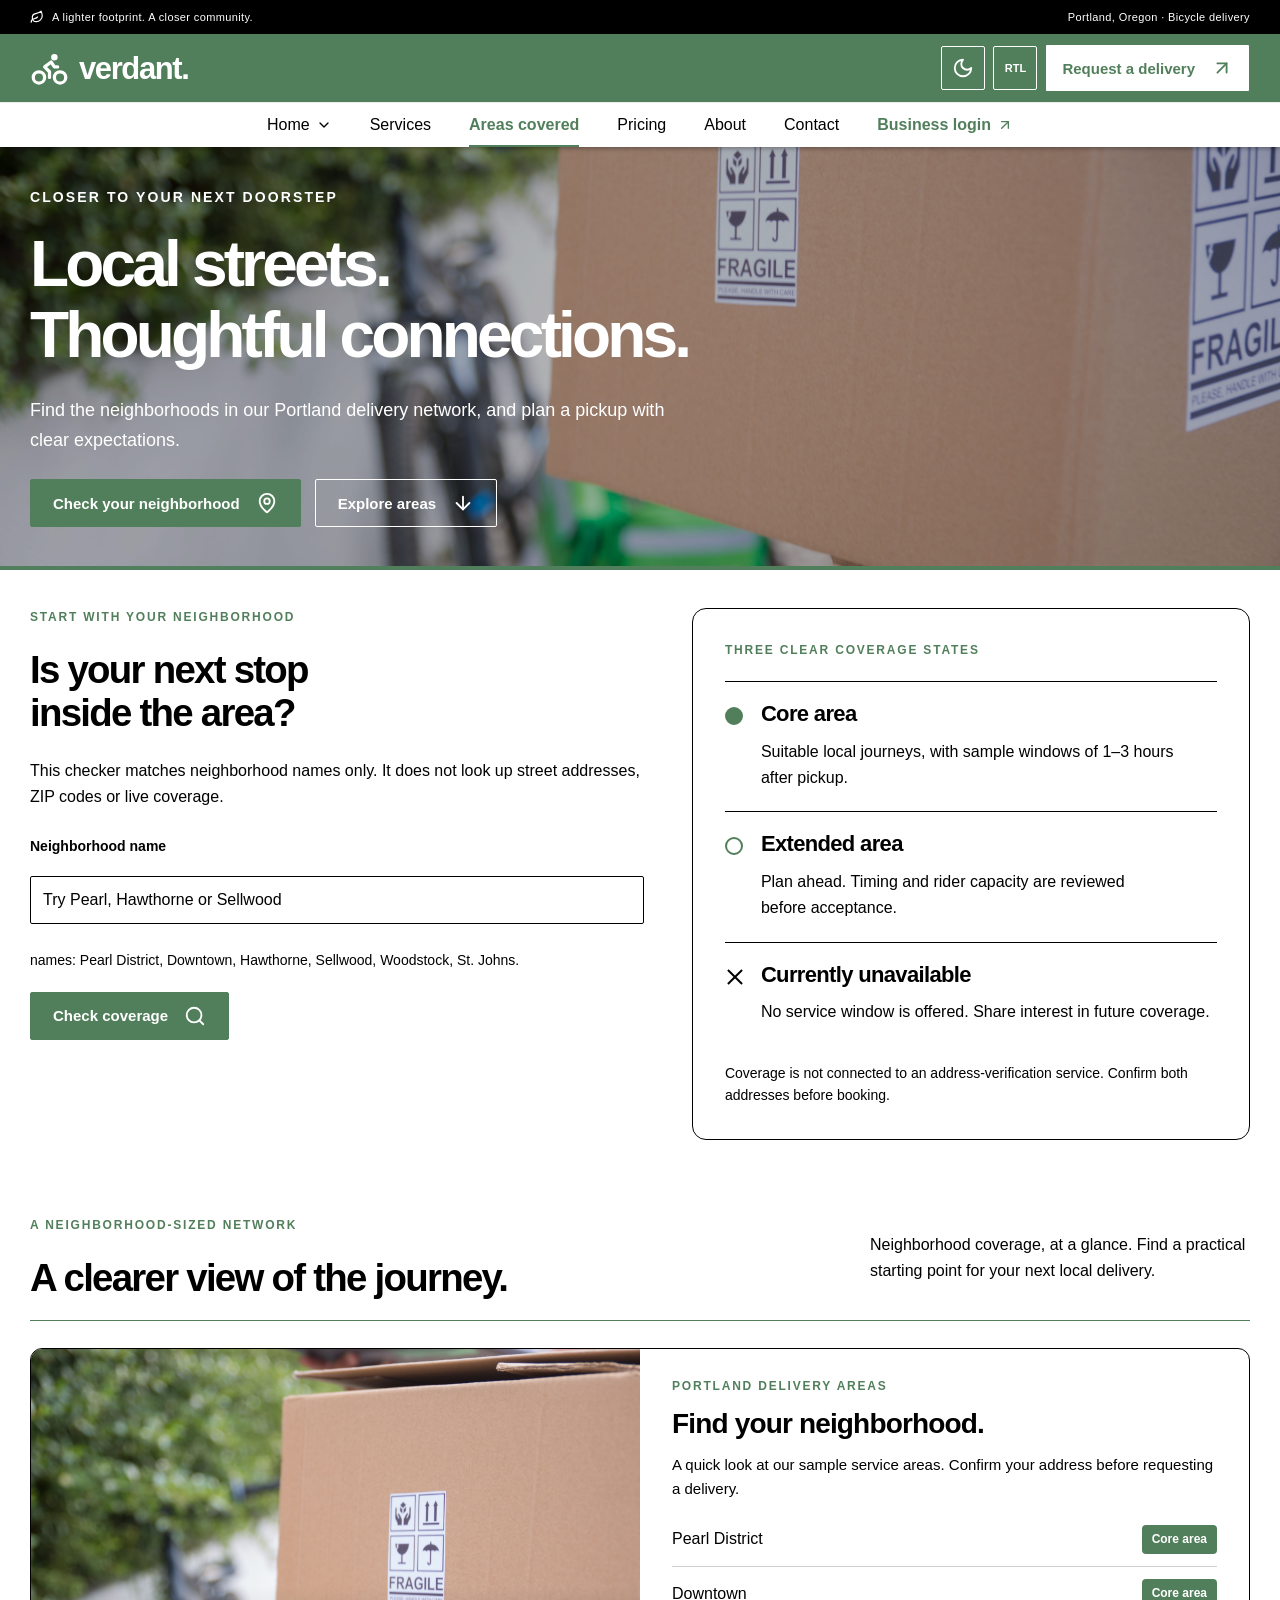
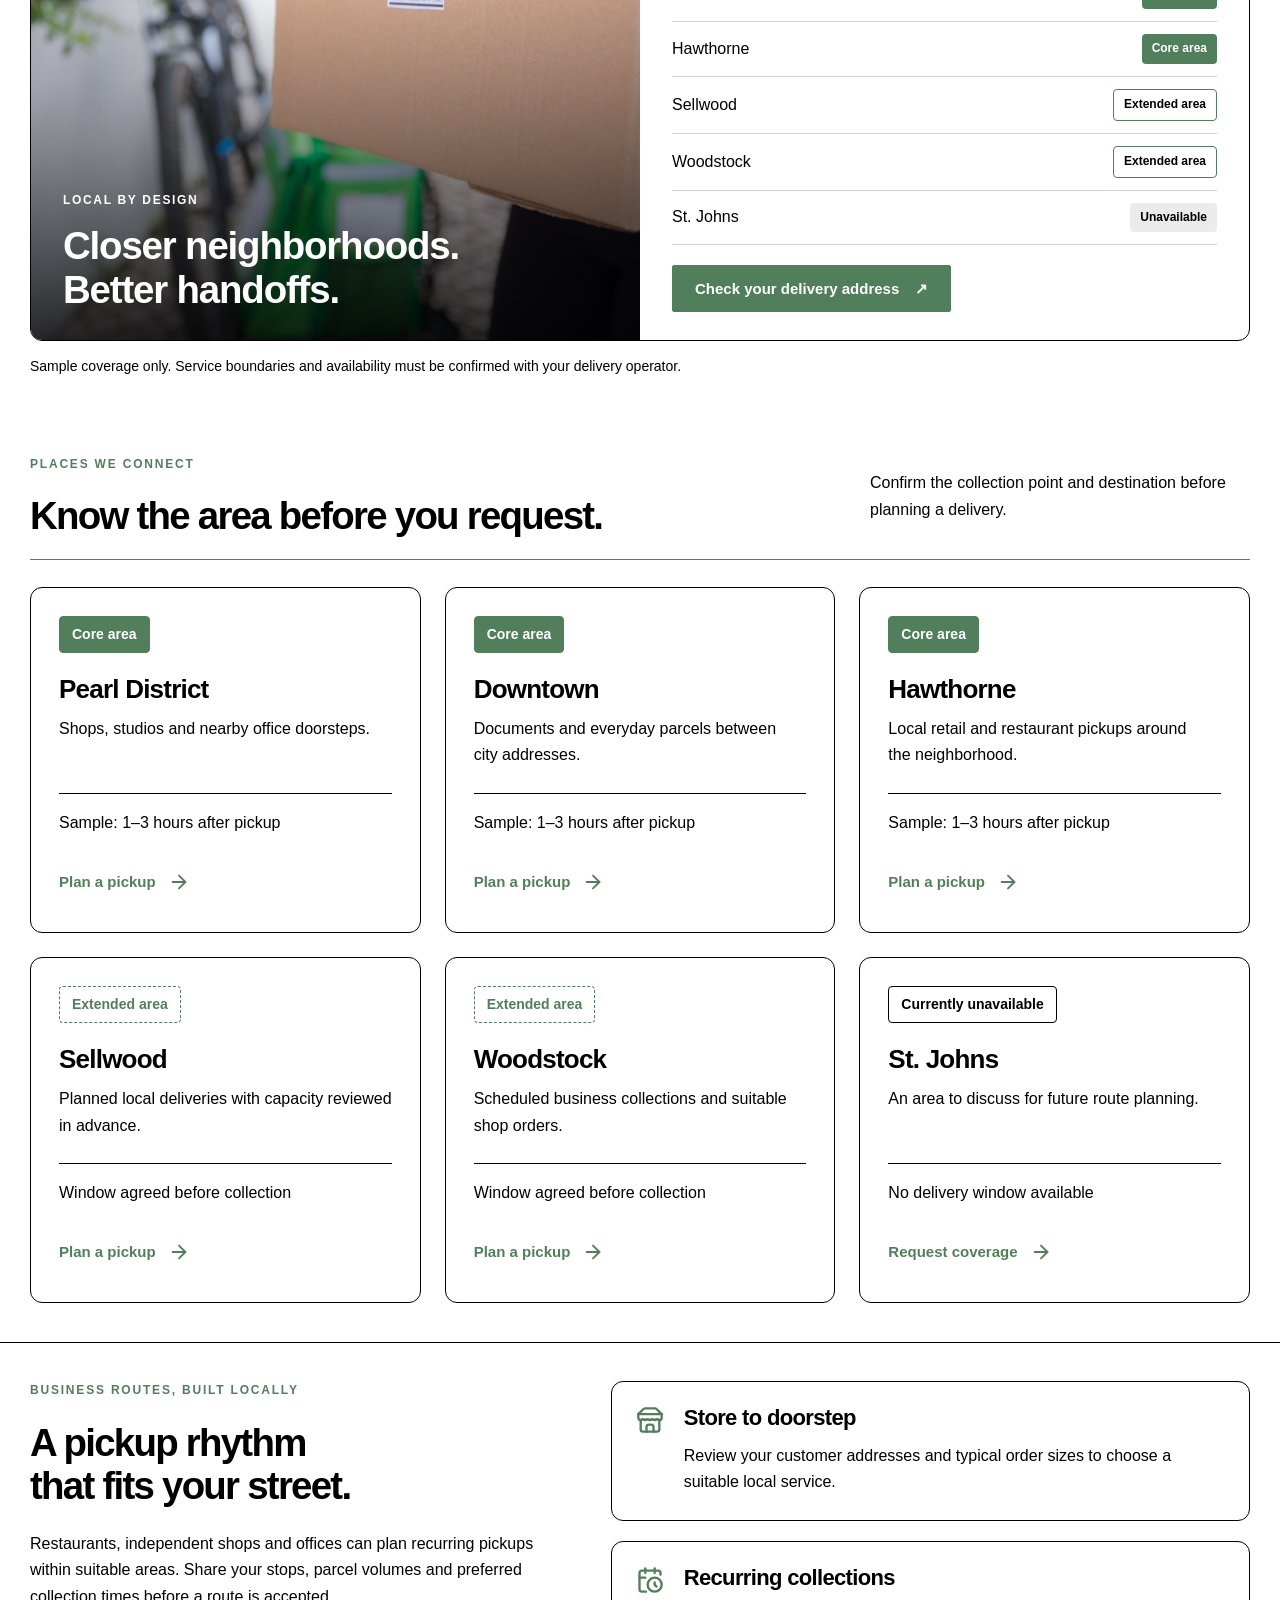
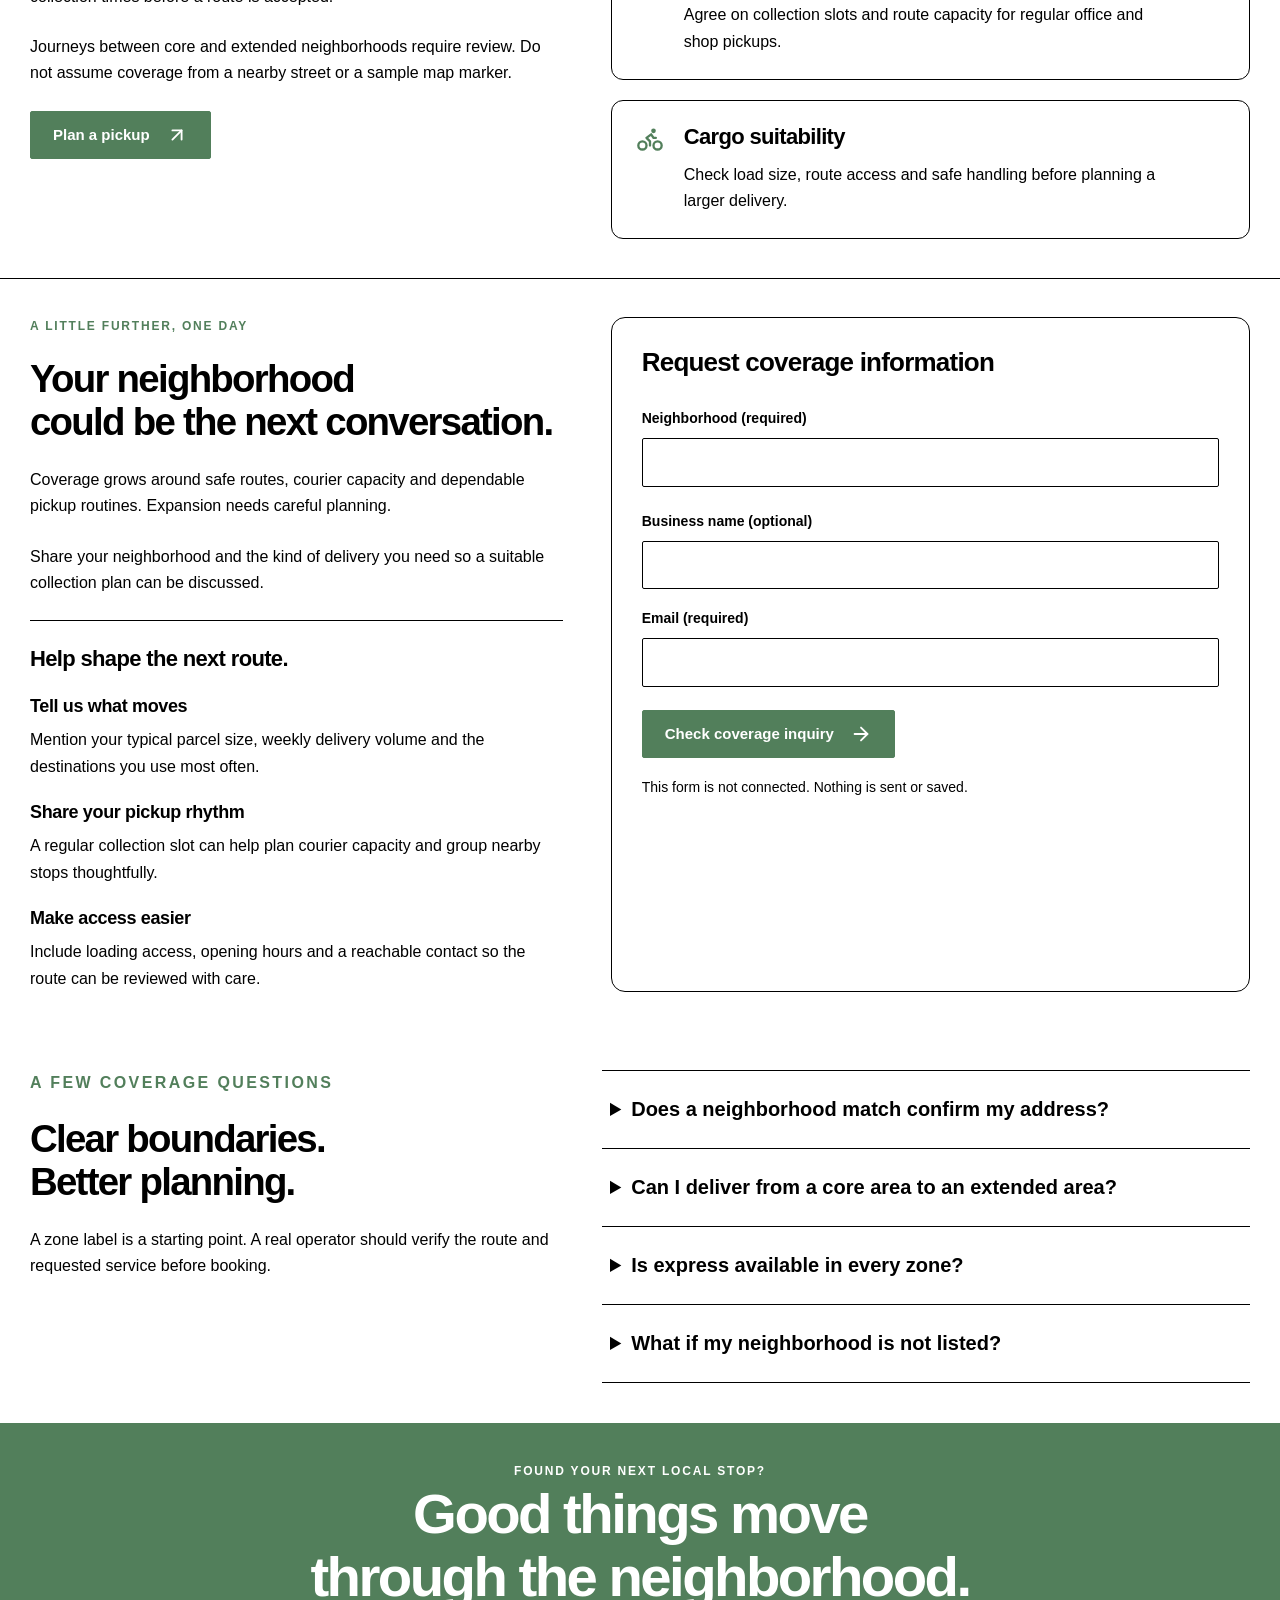
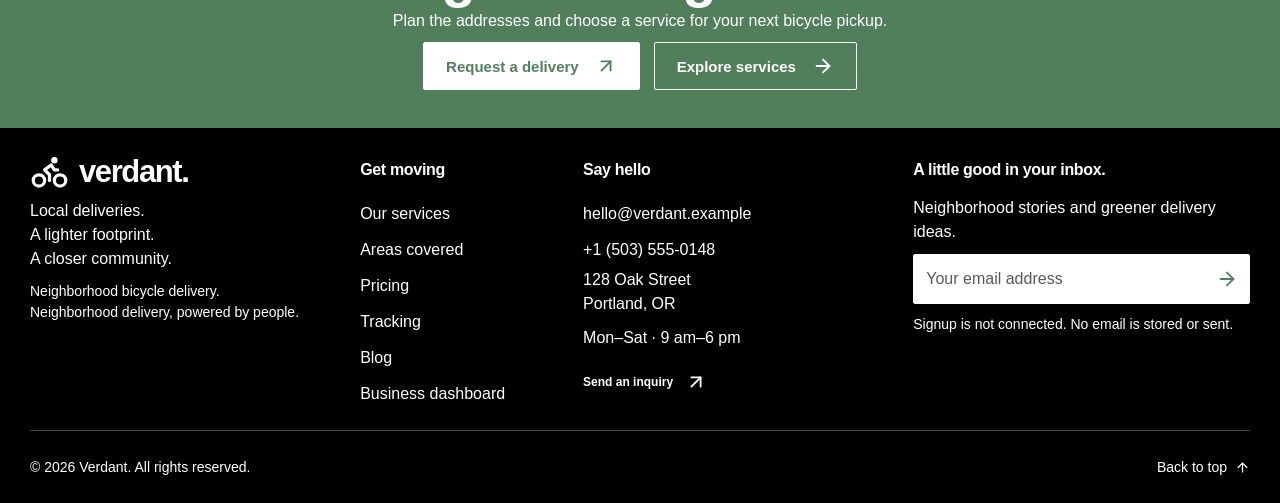
<file: areas-covered.html>
<!DOCTYPE html>
<html lang="en" dir="ltr"><head><meta charset="utf-8"><meta name="viewport" content="width=device-width,initial-scale=1"><title>Areas Covered | Verdant Local Bicycle Delivery</title><meta name="description" content="Explore Portland bicycle delivery neighborhoods. Check core and extended areas, review sample service windows, and request coverage information."><meta name="theme-color" content="#527f5b"><meta property="og:title" content="Verdant — Neighborhood delivery coverage"><meta property="og:description" content="Choose a practical local bicycle delivery for your business or neighborhood."><meta property="og:type" content="website"><meta property="og:url" content="https://verdant-bicycle-courier.ezhil3013.chatgpt.site/areas-covered.html"><meta property="og:image" content="https://verdant-bicycle-courier.ezhil3013.chatgpt.site/assets/images/areas-hero.jpg"><link rel="canonical" href="https://verdant-bicycle-courier.ezhil3013.chatgpt.site/areas-covered.html"><link rel="icon" href="assets/favicon.svg" type="image/svg+xml"><link rel="stylesheet" href="assets/vendor/bootstrap.min.css"><link rel="stylesheet" href="assets/css/style.css"><link rel="stylesheet" href="assets/css/rtl.css"><script>try{document.documentElement.dataset.theme=localStorage.getItem('verdant-theme')||(matchMedia('(prefers-color-scheme: dark)').matches?'dark':'light');document.documentElement.dir=localStorage.getItem('verdant-dir')||'ltr'}catch(e){}</script><script defer src="assets/vendor/lucide.min.js"></script><script defer src="assets/js/main-content-balanced.js"></script><script type="application/ld+json">{"@context": "https://schema.org", "@type": "WebPage", "name": "Areas Covered \u2014 service zones", "url": "https://verdant-bicycle-courier.ezhil3013.chatgpt.site/areas-covered.html"}</script><link rel="stylesheet" href="assets/css/review-fixes.css"><link rel="stylesheet" href="assets/css/services.css"><link rel="stylesheet" href="assets/css/areas-covered.css"><link rel="stylesheet" href="assets/css/theme-content-balanced.css"><script defer src="assets/js/areas-covered.js"></script><link rel="stylesheet" href="assets/css/heading-images-visible.css"><link rel="stylesheet" href="assets/css/image-box-visibility-fix.css"><link rel="stylesheet" href="assets/css/content-alignment.css"><link rel="stylesheet" href="assets/css/layout-store.css">
<link rel="stylesheet" href="assets/css/presentation-fixes.css"><link rel="stylesheet" href="assets/css/section-refresh.css"><script defer src="assets/js/section-refresh.js"></script><link rel="stylesheet" href="assets/css/footer-compact.css"></head><body class="areas-page">
<a class="skip-link" href="#main">Skip to content</a>
<div class="announcement"><span><i data-lucide="leaf"></i> A lighter footprint. A closer community.</span><span class="announcement-extra">Portland, Oregon · Bicycle delivery</span></div>
<header class="site-header"><a class="brand" href="index.html" aria-label="Verdant home"><span class="brand-icon"><i data-lucide="bike"></i></span>verdant<span class="brand-dot">.</span></a><button class="menu-toggle icon-button" aria-label="Open navigation" aria-controls="navigation" aria-expanded="false"><i data-lucide="menu"></i></button><nav id="navigation" aria-label="Primary navigation"><details class="home-dropdown"><summary class="home-menu-label">Home <i data-lucide="chevron-down"></i></summary><div class="home-dropdown-panel"><a href="index.html">Home Page 1</a><a href="home-2.html">Home Page 2</a></div></details><a href="services.html">Services</a><a href="areas-covered.html" class="active" aria-current="page">Areas covered</a><a href="pricing.html">Pricing</a><a href="about.html">About</a><a href="contact.html">Contact</a><a class="business-login" href="login.html">Business login <i data-lucide="arrow-up-right"></i></a></nav><div class="header-actions"><button id="theme-toggle" class="icon-button" aria-label="Switch to dark mode"><i data-lucide="moon"></i></button><button id="rtl-toggle" class="direction-button" aria-label="Switch to right-to-left layout">RTL</button><a class="button button-primary header-cta" href="request-delivery.html">Request a delivery <i data-lucide="arrow-up-right"></i></a></div></header>
<main id="main"><section class="services-hero page-pad areas-hero"><p class="eyebrow">CLOSER TO YOUR NEXT DOORSTEP</p><h1>Local streets.<br>Thoughtful connections.</h1><p>Find the neighborhoods in our Portland delivery network, and plan a pickup with clear expectations.</p><div class="button-group"><a class="button button-primary" href="#area-check">Check your neighborhood <i data-lucide="map-pin"></i></a><a class="button button-on-dark" href="#neighborhoods">Explore areas <i data-lucide="arrow-down"></i></a></div></section>
<section class="area-check-section page-pad" id="area-check"><div><p class="eyebrow">START WITH YOUR NEIGHBORHOOD</p><h2>Is your next stop<br>inside the area?</h2><p>This checker matches neighborhood names only. It does not look up street addresses, ZIP codes or live coverage.</p><form id="area-lookup-form" novalidate><div class="field"><label for="area-location">Neighborhood name</label><input id="area-location" name="neighborhood" required maxlength="80" placeholder="Try Pearl, Hawthorne or Sellwood" aria-describedby="area-location-help area-location-error" autocomplete="off"><span class="field-error" id="area-location-error"></span><span id="area-location-help" class="small-copy">names: Pearl District, Downtown, Hawthorne, Sellwood, Woodstock, St. Johns.</span></div><button class="button button-primary" type="submit">Check coverage <i data-lucide="search"></i></button></form><div id="area-lookup-result" class="area-result" role="status" aria-live="polite" hidden></div><noscript><p>The checker requires JavaScript. All areas are listed below.</p></noscript></div><aside class="coverage-at-a-glance"><p class="eyebrow">THREE CLEAR COVERAGE STATES</p><article><span class="area-symbol core" aria-hidden="true"></span><div><h3>Core area</h3><p>Suitable local journeys, with sample windows of 1–3 hours after pickup.</p></div></article><article><span class="area-symbol extended" aria-hidden="true"></span><div><h3>Extended area</h3><p>Plan ahead. Timing and rider capacity are reviewed before acceptance.</p></div></article><article><span class="area-symbol unavailable" aria-hidden="true"></span><div><h3>Currently unavailable</h3><p>No service window is offered. Share interest in future coverage.</p></div></article><p class="small-copy">Coverage is not connected to an address-verification service. Confirm both addresses before booking.</p></aside></section>
<section class="coverage-map-section page-pad"><div class="section-heading"><div><p class="eyebrow">A NEIGHBORHOOD-SIZED NETWORK</p><h2>A clearer view of the journey.</h2></div><p>map placeholder. Shapes are schematic and do not represent geographic boundaries or navigable routes.</p></div><div class="coverage-map" role="img" aria-label="Schematic demo coverage diagram: Pearl, Downtown and Hawthorne are core; Sellwood and Woodstock are extended; St. Johns is unavailable"><svg viewBox="0 0 1000 360" aria-hidden="true" preserveAspectRatio="xMidYMid meet"><path class="map-road" d="M0 90H1000M0 180H1000M0 270H1000M120 0V360M360 0V360M640 0V360M880 0V360"/><path class="core-boundary" d="M225 40H700V215H225Z"/><path class="extended-boundary" d="M190 25H825V335H190Z"/><g class="map-zone"><circle cx="330" cy="90" r="12"/><text x="355" y="95">Pearl District</text><circle cx="330" cy="180" r="12"/><text x="355" y="185">Downtown</text><circle cx="580" cy="130" r="12"/><text x="605" y="135">Hawthorne</text></g><g class="map-zone map-extended"><circle cx="310" cy="275" r="12"/><text x="335" y="280">Sellwood</text><circle cx="650" cy="275" r="12"/><text x="675" y="280">Woodstock</text></g><g class="map-zone map-unavailable"><path d="M92 34l16 16M108 34L92 50"/><text x="125" y="48">St. Johns</text></g></svg><ul class="map-mobile" aria-hidden="true"><li><span class="area-symbol core"></span>Pearl District — core</li><li><span class="area-symbol core"></span>Downtown — core</li><li><span class="area-symbol core"></span>Hawthorne — core</li><li><span class="area-symbol extended"></span>Sellwood — extended</li><li><span class="area-symbol extended"></span>Woodstock — extended</li><li><span class="area-symbol unavailable"></span>St. Johns — unavailable</li></ul><div class="map-legend"><span><span class="area-symbol core" aria-hidden="true"></span> Core</span><span><span class="area-symbol extended" aria-hidden="true"></span> Extended</span><span><span class="area-symbol unavailable" aria-hidden="true"></span> Unavailable</span></div></div><p class="small-copy">Google Maps integration point: replace this diagram with a map configured for your real operator’s service polygons. API credentials and actual coverage verification are not connected.</p></section>
<section class="neighborhood-section page-pad" id="neighborhoods"><div class="section-heading"><div><p class="eyebrow">PLACES WE CONNECT</p><h2>Know the area before you request.</h2></div><p>Confirm the collection point and destination before planning a delivery.</p></div><div class="neighborhood-grid"><article class="neighborhood-card"><p class="area-badge core">Core area</p><h3>Pearl District</h3><p>Shops, studios and nearby office doorsteps.</p><p class="neighborhood-window">Sample: 1–3 hours after pickup</p><a class="text-link" href="request-delivery.html">Plan a pickup <i data-lucide="arrow-right"></i></a></article><article class="neighborhood-card"><p class="area-badge core">Core area</p><h3>Downtown</h3><p>Documents and everyday parcels between city addresses.</p><p class="neighborhood-window">Sample: 1–3 hours after pickup</p><a class="text-link" href="request-delivery.html">Plan a pickup <i data-lucide="arrow-right"></i></a></article><article class="neighborhood-card"><p class="area-badge core">Core area</p><h3>Hawthorne</h3><p>Local retail and restaurant pickups around the neighborhood.</p><p class="neighborhood-window">Sample: 1–3 hours after pickup</p><a class="text-link" href="request-delivery.html">Plan a pickup <i data-lucide="arrow-right"></i></a></article><article class="neighborhood-card"><p class="area-badge extended">Extended area</p><h3>Sellwood</h3><p>Planned local deliveries with capacity reviewed in advance.</p><p class="neighborhood-window">Window agreed before collection</p><a class="text-link" href="request-delivery.html">Plan a pickup <i data-lucide="arrow-right"></i></a></article><article class="neighborhood-card"><p class="area-badge extended">Extended area</p><h3>Woodstock</h3><p>Scheduled business collections and suitable shop orders.</p><p class="neighborhood-window">Window agreed before collection</p><a class="text-link" href="request-delivery.html">Plan a pickup <i data-lucide="arrow-right"></i></a></article><article class="neighborhood-card"><p class="area-badge unavailable">Currently unavailable</p><h3>St. Johns</h3><p>An area to discuss for future route planning.</p><p class="neighborhood-window">No delivery window available</p><a class="text-link" href="#coverage-request">Request coverage <i data-lucide="arrow-right"></i></a></article></div></section>
<section class="coverage-business page-pad"><div><p class="eyebrow">BUSINESS ROUTES, BUILT LOCALLY</p><h2>A pickup rhythm<br>that fits your street.</h2><p>Restaurants, independent shops and offices can plan recurring pickups within suitable areas. Share your stops, parcel volumes and preferred collection times before a route is accepted.</p><p>Journeys between core and extended neighborhoods require review. Do not assume coverage from a nearby street or a sample map marker.</p><a class="button button-primary" href="request-delivery.html">Plan a pickup <i data-lucide="arrow-up-right"></i></a></div><div class="coverage-business-cards"><article><i data-lucide="store"></i><h3>Store to doorstep</h3><p>Review your customer addresses and typical order sizes to choose a suitable local service.</p></article><article><i data-lucide="calendar-clock"></i><h3>Recurring collections</h3><p>Agree on collection slots and route capacity for regular office and shop pickups.</p></article><article><i data-lucide="bike"></i><h3>Cargo suitability</h3><p>Check load size, route access and safe handling before planning a larger delivery.</p></article></div></section>
<section class="coverage-request-section page-pad" id="coverage-request"><div><p class="eyebrow">A LITTLE FURTHER, ONE DAY</p><h2>Your neighborhood<br>could be the next conversation.</h2><p>Coverage grows around safe routes, courier capacity and dependable pickup routines. Expansion needs careful planning.</p><p>Share your neighborhood and the kind of delivery you need so a suitable collection plan can be discussed.</p><div class="column-guidance"><h3>Help shape the next route.</h3><article><h4>Tell us what moves</h4><p>Mention your typical parcel size, weekly delivery volume and the destinations you use most often.</p></article><article><h4>Share your pickup rhythm</h4><p>A regular collection slot can help plan courier capacity and group nearby stops thoughtfully.</p></article><article><h4>Make access easier</h4><p>Include loading access, opening hours and a reachable contact so the route can be reviewed with care.</p></article></div></div><form id="coverage-interest-form" class="coverage-interest-form" novalidate><h3>Request coverage information</h3><div class="field"><label for="interest-neighborhood">Neighborhood (required)</label><input id="interest-neighborhood" required maxlength="80" aria-describedby="interest-neighborhood-error"><span class="field-error" id="interest-neighborhood-error"></span></div><div class="field"><label for="interest-business">Business name (optional)</label><input id="interest-business" maxlength="120" autocomplete="organization"></div><div class="field"><label for="interest-email">Email (required)</label><input id="interest-email" type="email" required autocomplete="email" aria-describedby="interest-email-error"><span class="field-error" id="interest-email-error"></span></div><button class="button button-primary" type="submit">Check coverage inquiry <i data-lucide="arrow-right"></i></button><p id="coverage-interest-result" role="status" aria-live="polite">This form is not connected. Nothing is sent or saved.</p></form></section>
<section class="service-faq page-pad"><div><p class="eyebrow">A FEW COVERAGE QUESTIONS</p><h2>Clear boundaries.<br>Better planning.</h2><p>A zone label is a starting point. A real operator should verify the route and requested service before booking.</p></div><div><details><summary>Does a neighborhood match confirm my address?</summary><p>No. This checker uses names only. It does not geocode addresses or test actual coverage polygons.</p></details><details><summary>Can I deliver from a core area to an extended area?</summary><p>That route may require advance planning. Confirm both addresses, rider capacity and the window with your real operator.</p></details><details><summary>Is express available in every zone?</summary><p>No express availability is claimed. Priority service depends on distance, safe routing, weather and courier capacity.</p></details><details><summary>What if my neighborhood is not listed?</summary><p>Contact your delivery operator to confirm coverage for your area.</p></details></div></section>
<section class="final-cta page-pad"><p class="eyebrow">FOUND YOUR NEXT LOCAL STOP?</p><h2>Good things move<br>through the neighborhood.</h2><p>Plan the addresses and choose a service for your next bicycle pickup.</p><div class="button-group"><a class="button button-light" href="request-delivery.html">Request a delivery <i data-lucide="arrow-up-right"></i></a><a class="button button-on-dark" href="services.html">Explore services <i data-lucide="arrow-right"></i></a></div></section></main><footer class="page-pad" id="contact"><div class="footer-grid"><div><a class="brand" href="index.html"><span class="brand-icon"><i data-lucide="bike"></i></span>verdant<span class="brand-dot">.</span></a><p>Local deliveries.<br>A lighter footprint.<br>A closer community.</p><span class="small-copy">Neighborhood bicycle delivery.<br>Neighborhood delivery, powered by people.</span></div><div><h2>Get moving</h2><a href="services.html">Our services</a><a href="areas-covered.html">Areas covered</a><a href="pricing.html">Pricing</a><a href="index.html#tracking">Tracking</a><a href="blog.html">Blog</a><a href="dashboard.html">Business dashboard</a></div><div><h2>Say hello</h2><a href="mailto:hello@verdant.example">hello@verdant.example</a><a href="tel:+15035550148">+1 (503) 555-0148</a><p>128 Oak Street<br>Portland, OR</p><p>Mon–Sat · 9 am–6 pm</p><button class="text-link" data-dialog="contact-dialog">Send an inquiry <i data-lucide="arrow-up-right"></i></button></div><div class="newsletter"><h2>A little good in your inbox.</h2><p>Neighborhood stories and greener delivery ideas.</p><form id="newsletter-form" novalidate><label class="sr-only" for="newsletter-email">Email address</label><div class="newsletter-input"><input id="newsletter-email" type="email" required placeholder="Your email address" autocomplete="email"><button class="icon-button" aria-label="Try newsletter signup" type="submit"><i data-lucide="arrow-right"></i></button></div><p id="newsletter-result" class="small-copy" role="status" aria-live="polite">Signup is not connected. No email is stored or sent.</p></form></div></div><div class="footer-bottom"><span>© 2026 Verdant. All rights reserved.</span><a href="index.html">Back to top <i data-lucide="arrow-up"></i></a></div></footer>

<dialog id="contact-dialog" aria-labelledby="contact-title"><button class="dialog-close icon-button" aria-label="Close dialog"><i data-lucide="x"></i></button><p class="eyebrow">LET’S TALK LOCAL</p><h2 id="contact-title">Send an inquiry</h2><p class="small-copy">No message is sent.</p><form id="contact-form" novalidate><div class="field"><label for="contact-name">Name</label><input id="contact-name" name="name" required autocomplete="name"><span class="field-error"></span></div><div class="field"><label for="contact-email">Email</label><input id="contact-email" name="email" type="email" required autocomplete="email"><span class="field-error"></span></div><div class="field"><label for="contact-message">Message</label><textarea id="contact-message" name="message" required rows="3"></textarea><span class="field-error"></span></div><button class="button button-primary" type="submit">Check inquiry <i data-lucide="arrow-right"></i></button><p id="contact-result" role="status" aria-live="polite"></p></form></dialog>
<script src="assets/js/presentation-alignment.js"></script>
</body></html>
</file>
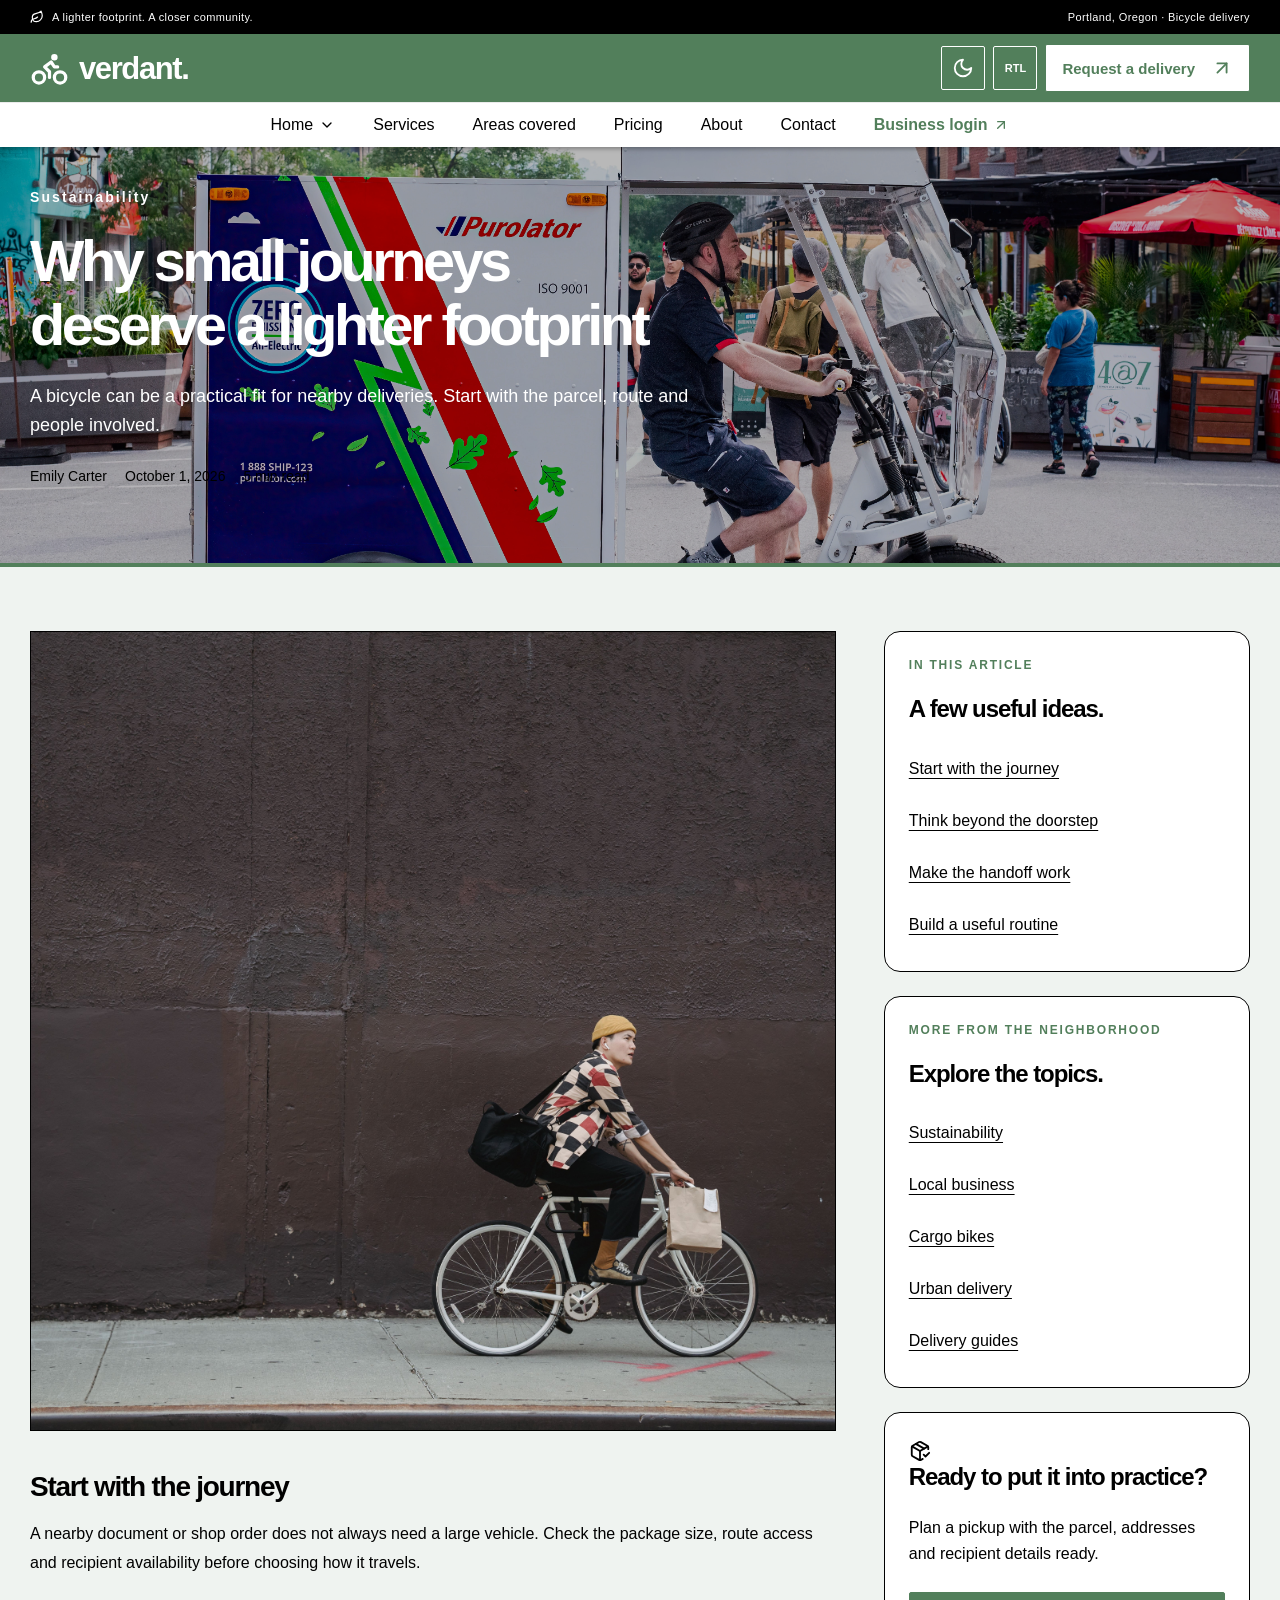
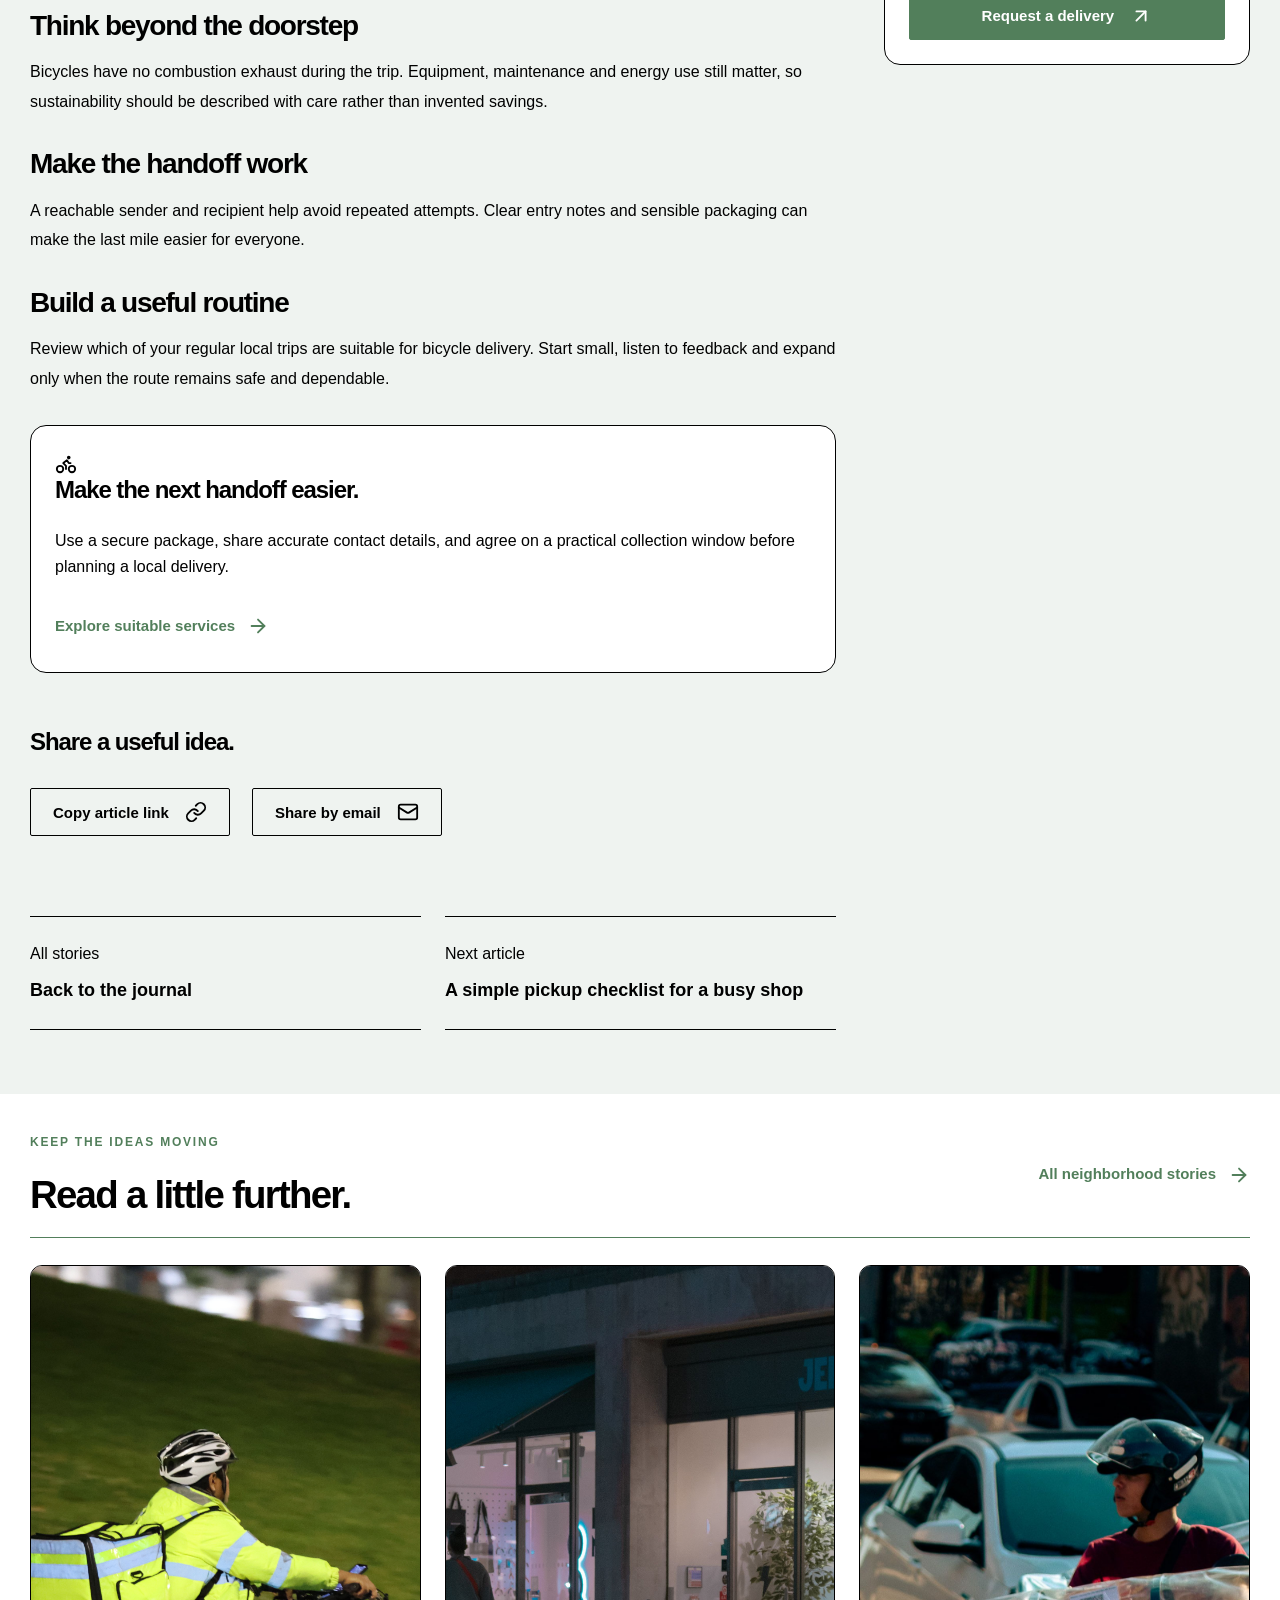
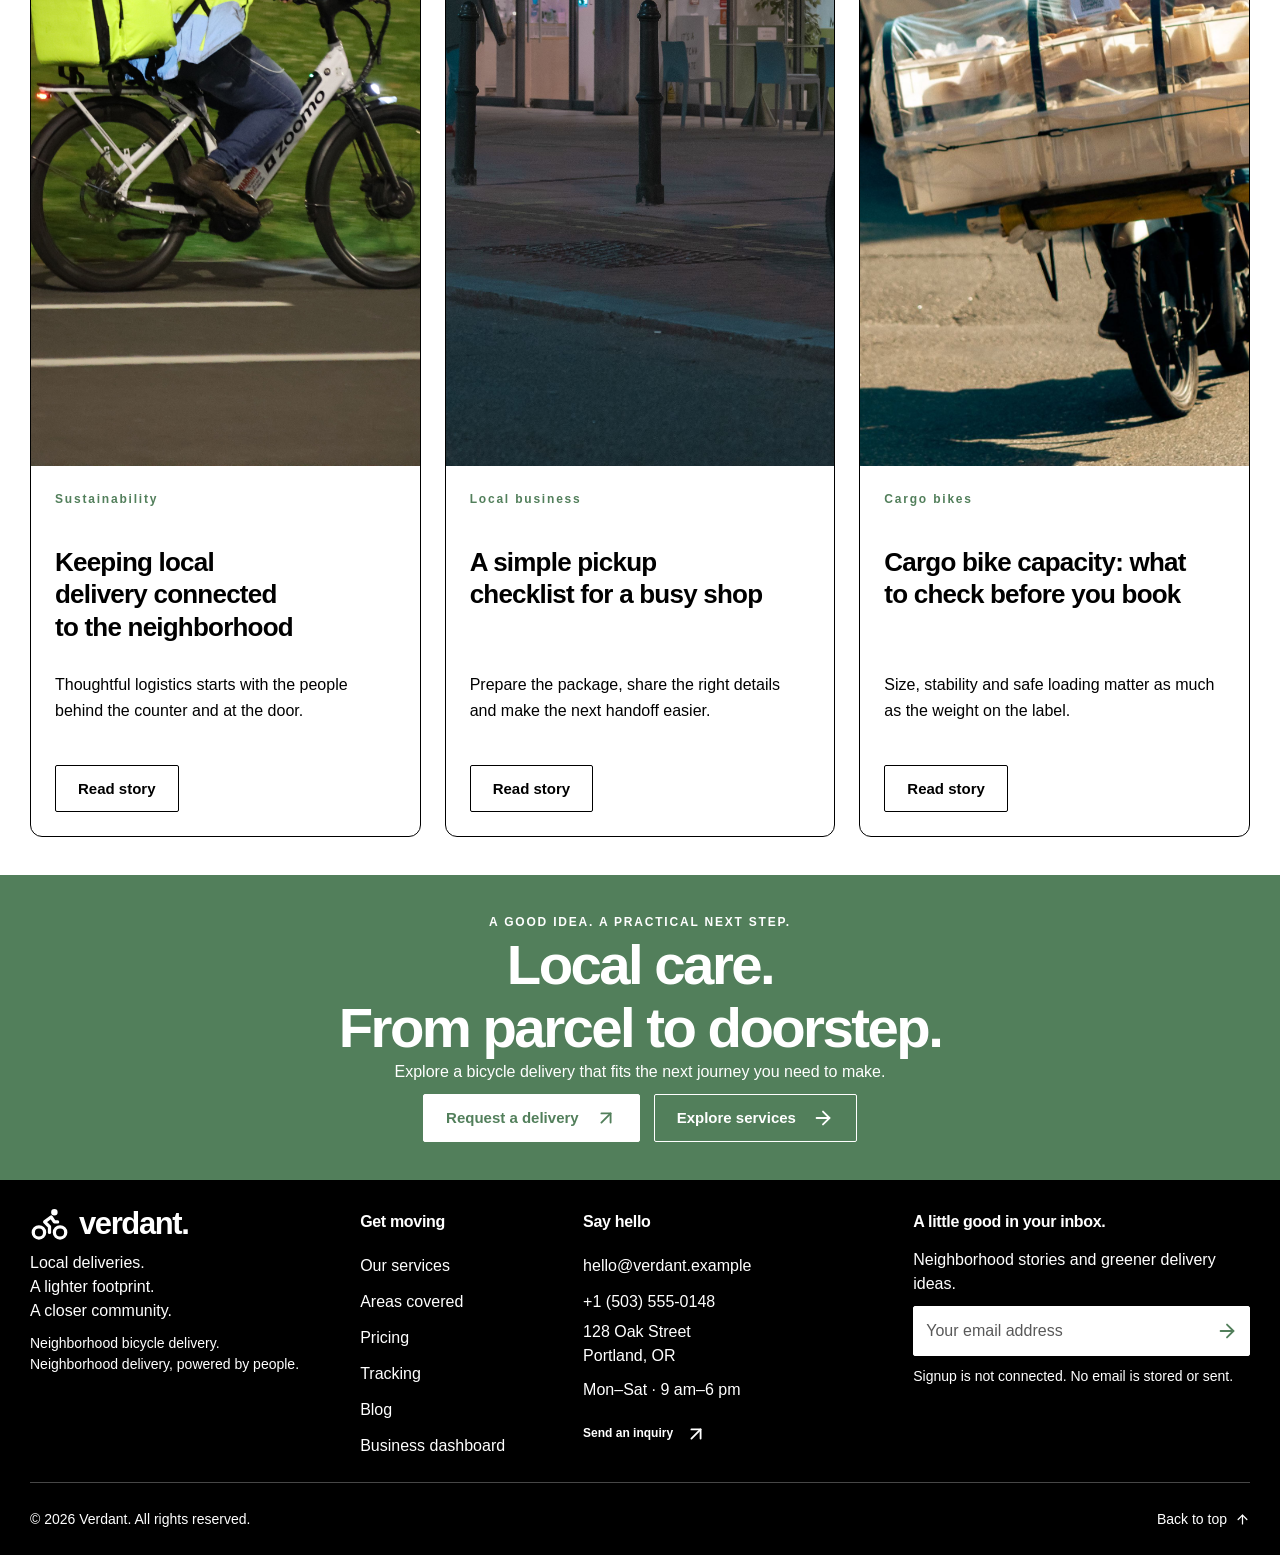
<file: blog-details.html>
<!DOCTYPE html>
<html lang="en" dir="ltr"><head><meta charset="utf-8"><meta name="viewport" content="width=device-width,initial-scale=1"><title>Why small journeys deserve a lighter footprint | Verdant</title><meta name="description" content="A bicycle can be a practical fit for nearby deliveries. Start with the parcel, route and people involved."><meta name="theme-color" content="#527f5b"><meta property="og:title" content="Why small journeys deserve a lighter footprint"><meta property="og:description" content="Choose a practical local bicycle delivery for your business or neighborhood."><meta property="og:type" content="website"><meta property="og:url" content="https://verdant-bicycle-courier.ezhil3013.chatgpt.site/blog-details.html"><meta property="og:image" content="https://verdant-bicycle-courier.ezhil3013.chatgpt.site/assets/images/blog-details-hero.jpg"><link rel="canonical" href="https://verdant-bicycle-courier.ezhil3013.chatgpt.site/blog-details.html"><link rel="icon" href="assets/favicon.svg" type="image/svg+xml"><link rel="stylesheet" href="assets/vendor/bootstrap.min.css"><link rel="stylesheet" href="assets/css/style.css"><link rel="stylesheet" href="assets/css/rtl.css"><script>try{document.documentElement.dataset.theme=localStorage.getItem('verdant-theme')||(matchMedia('(prefers-color-scheme: dark)').matches?'dark':'light');document.documentElement.dir=localStorage.getItem('verdant-dir')||'ltr'}catch(e){}</script><script defer src="assets/vendor/lucide.min.js"></script><script defer src="assets/js/main-content-balanced.js"></script><script id="article-schema" type="application/ld+json">{"@context": "https://schema.org", "@type": "Article", "headline": "Why small journeys deserve a lighter footprint", "description": "A bicycle can be a practical fit for nearby deliveries. Start with the parcel, route and people involved.", "author": {"@type": "Person", "name": "Emily Carter"}, "datePublished": "2026-10-01", "image": "https://verdant-bicycle-courier.ezhil3013.chatgpt.site/assets/images/blog-small-journeys.jpg", "mainEntityOfPage": "https://verdant-bicycle-courier.ezhil3013.chatgpt.site/blog-details.html?article=small-journeys"}</script><link rel="stylesheet" href="assets/css/review-fixes.css"><link rel="stylesheet" href="assets/css/services.css"><link rel="stylesheet" href="assets/css/blog.css"><link rel="stylesheet" href="assets/css/blog-details.css"><link rel="stylesheet" href="assets/css/theme-content-balanced.css"><script defer src="assets/js/blog-details.js"></script><link rel="stylesheet" href="assets/css/heading-images-visible.css"><link rel="stylesheet" href="assets/css/image-box-visibility-fix.css"><link rel="stylesheet" href="assets/css/content-alignment.css"><link rel="stylesheet" href="assets/css/layout-store.css">
<link rel="stylesheet" href="assets/css/presentation-fixes.css"><link rel="stylesheet" href="assets/css/footer-compact.css"></head><body class="blog-details-page">
<a class="skip-link" href="#main">Skip to content</a>
<div class="announcement"><span><i data-lucide="leaf"></i> A lighter footprint. A closer community.</span><span class="announcement-extra">Portland, Oregon · Bicycle delivery</span></div>
<header class="site-header"><a class="brand" href="index.html" aria-label="Verdant home"><span class="brand-icon"><i data-lucide="bike"></i></span>verdant<span class="brand-dot">.</span></a><button class="menu-toggle icon-button" aria-label="Open navigation" aria-controls="navigation" aria-expanded="false"><i data-lucide="menu"></i></button><nav id="navigation" aria-label="Primary navigation"><details class="home-dropdown"><summary class="home-menu-label">Home <i data-lucide="chevron-down"></i></summary><div class="home-dropdown-panel"><a href="index.html">Home Page 1</a><a href="home-2.html">Home Page 2</a></div></details><a href="services.html">Services</a><a href="areas-covered.html">Areas covered</a><a href="pricing.html">Pricing</a><a href="about.html">About</a><a href="contact.html">Contact</a><a class="business-login" href="login.html">Business login <i data-lucide="arrow-up-right"></i></a></nav><div class="header-actions"><button id="theme-toggle" class="icon-button" aria-label="Switch to dark mode"><i data-lucide="moon"></i></button><button id="rtl-toggle" class="direction-button" aria-label="Switch to right-to-left layout">RTL</button><a class="button button-primary header-cta" href="request-delivery.html">Request a delivery <i data-lucide="arrow-up-right"></i></a></div></header>
<main id="main"><section class="services-hero page-pad article-hero"><p class="eyebrow" id="article-category">SUSTAINABILITY</p><h1 id="article-title">Why small journeys deserve a lighter footprint</h1><p id="article-excerpt">A bicycle can be a practical fit for nearby deliveries. Start with the parcel, route and people involved.</p><div class="article-meta"><span id="article-author">Emily Carter</span><time id="article-date" datetime="2026-10-01">October 1, 2026</time><span id="article-reading">5 min read</span></div></section>
<div class="article-layout page-pad"><article class="article-content" aria-labelledby="article-title"><img id="article-image" class="article-featured-image" src="assets/images/blog-small-journeys.jpg" alt="Replaceable JPG placeholder for a local bicycle courier journey" width="1200" height="800" fetchpriority="high"><div id="article-body"><section id="article-section-0"><h2>Start with the journey</h2><p>A nearby document or shop order does not always need a large vehicle. Check the package size, route access and recipient availability before choosing how it travels.</p></section><section id="article-section-1"><h2>Think beyond the doorstep</h2><p>Bicycles have no combustion exhaust during the trip. Equipment, maintenance and energy use still matter, so sustainability should be described with care rather than invented savings.</p></section><section id="article-section-2"><h2>Make the handoff work</h2><p>A reachable sender and recipient help avoid repeated attempts. Clear entry notes and sensible packaging can make the last mile easier for everyone.</p></section><section id="article-section-3"><h2>Build a useful routine</h2><p>Review which of your regular local trips are suitable for bicycle delivery. Start small, listen to feedback and expand only when the route remains safe and dependable.</p></section></div><aside class="article-takeaway"><i data-lucide="bike"></i><h2>Make the next handoff easier.</h2><p>Use a secure package, share accurate contact details, and agree on a practical collection window before planning a local delivery.</p><a class="text-link" href="services.html">Explore suitable services <i data-lucide="arrow-right"></i></a></aside><section class="article-sharing" aria-labelledby="article-share-title"><h2 id="article-share-title">Share a useful idea.</h2><div class="button-group"><button class="button button-outline" type="button" id="copy-article-link">Copy article link <i data-lucide="link"></i></button><a class="button button-outline" id="email-article-link" href="mailto:?subject=Verdant%20article">Share by email <i data-lucide="mail"></i></a><button class="button button-outline" type="button" id="native-share-article" hidden>Share article <i data-lucide="share-2"></i></button></div><div class="field" id="article-share-fallback" hidden><label for="article-share-url">Article link</label><input id="article-share-url" type="text" readonly></div><p id="article-share-status" role="status" aria-live="polite"></p></section><nav class="article-navigation" aria-label="Previous and next articles"><a id="previous-article" href="blog.html"><span>Previous</span><strong>Back to all stories</strong></a><a id="next-article" href="blog-details.html?article=pickup-ready"><span>Next article</span><strong>A simple pickup checklist for a busy shop</strong></a></nav></article><aside class="article-sidebar" aria-label="Article navigation and categories"><div class="sidebar-box"><p class="eyebrow">IN THIS ARTICLE</p><h2>A few useful ideas.</h2><nav id="article-contents" aria-label="On this page"><a href="#article-section-0">Start with the journey</a><a href="#article-section-1">Think beyond the doorstep</a><a href="#article-section-2">Make the handoff work</a><a href="#article-section-3">Build a useful routine</a></nav></div><div class="sidebar-box"><p class="eyebrow">MORE FROM THE NEIGHBORHOOD</p><h2>Explore the topics.</h2><nav class="article-categories" aria-label="Blog categories"><a href="blog.html#articles">Sustainability</a><a href="blog.html#articles">Local business</a><a href="blog.html#articles">Cargo bikes</a><a href="blog.html#articles">Urban delivery</a><a href="blog.html#articles">Delivery guides</a></nav></div><div class="sidebar-box"><i data-lucide="package-check"></i><h2>Ready to put it into practice?</h2><p>Plan a pickup with the parcel, addresses and recipient details ready.</p><a class="button button-primary" href="request-delivery.html">Request a delivery <i data-lucide="arrow-up-right"></i></a></div></aside></div>
<section class="article-related page-pad"><div class="section-heading"><div><p class="eyebrow">KEEP THE IDEAS MOVING</p><h2>Read a little further.</h2></div><a class="text-link" href="blog.html">All neighborhood stories <i data-lucide="arrow-right"></i></a></div><div class="blog-grid" id="related-articles"></div></section><section class="final-cta page-pad"><p class="eyebrow">A GOOD IDEA. A PRACTICAL NEXT STEP.</p><h2>Local care.<br>From parcel to doorstep.</h2><p>Explore a bicycle delivery that fits the next journey you need to make.</p><div class="button-group"><a class="button button-light" href="request-delivery.html">Request a delivery <i data-lucide="arrow-up-right"></i></a><a class="button button-on-dark" href="services.html">Explore services <i data-lucide="arrow-right"></i></a></div></section></main><footer class="page-pad" id="contact"><div class="footer-grid"><div><a class="brand" href="index.html"><span class="brand-icon"><i data-lucide="bike"></i></span>verdant<span class="brand-dot">.</span></a><p>Local deliveries.<br>A lighter footprint.<br>A closer community.</p><span class="small-copy">Neighborhood bicycle delivery.<br>Neighborhood delivery, powered by people.</span></div><div><h2>Get moving</h2><a href="services.html">Our services</a><a href="areas-covered.html">Areas covered</a><a href="pricing.html">Pricing</a><a href="index.html#tracking">Tracking</a><a href="blog.html">Blog</a><a href="dashboard.html">Business dashboard</a></div><div><h2>Say hello</h2><a href="mailto:hello@verdant.example">hello@verdant.example</a><a href="tel:+15035550148">+1 (503) 555-0148</a><p>128 Oak Street<br>Portland, OR</p><p>Mon–Sat · 9 am–6 pm</p><button class="text-link" data-dialog="contact-dialog">Send an inquiry <i data-lucide="arrow-up-right"></i></button></div><div class="newsletter"><h2>A little good in your inbox.</h2><p>Neighborhood stories and greener delivery ideas.</p><form id="newsletter-form" novalidate><label class="sr-only" for="newsletter-email">Email address</label><div class="newsletter-input"><input id="newsletter-email" type="email" required placeholder="Your email address" autocomplete="email"><button class="icon-button" aria-label="Try newsletter signup" type="submit"><i data-lucide="arrow-right"></i></button></div><p id="newsletter-result" class="small-copy" role="status" aria-live="polite">Signup is not connected. No email is stored or sent.</p></form></div></div><div class="footer-bottom"><span>© 2026 Verdant. All rights reserved.</span><a href="index.html">Back to top <i data-lucide="arrow-up"></i></a></div></footer>

<dialog id="contact-dialog" aria-labelledby="contact-title"><button class="dialog-close icon-button" aria-label="Close dialog"><i data-lucide="x"></i></button><p class="eyebrow">LET’S TALK LOCAL</p><h2 id="contact-title">Send an inquiry</h2><p class="small-copy">No message is sent.</p><form id="contact-form" novalidate><div class="field"><label for="contact-name">Name</label><input id="contact-name" name="name" required autocomplete="name"><span class="field-error"></span></div><div class="field"><label for="contact-email">Email</label><input id="contact-email" name="email" type="email" required autocomplete="email"><span class="field-error"></span></div><div class="field"><label for="contact-message">Message</label><textarea id="contact-message" name="message" required rows="3"></textarea><span class="field-error"></span></div><button class="button button-primary" type="submit">Check inquiry <i data-lucide="arrow-right"></i></button><p id="contact-result" role="status" aria-live="polite"></p></form></dialog>
<script src="assets/js/presentation-alignment.js"></script>
</body></html>
</file>
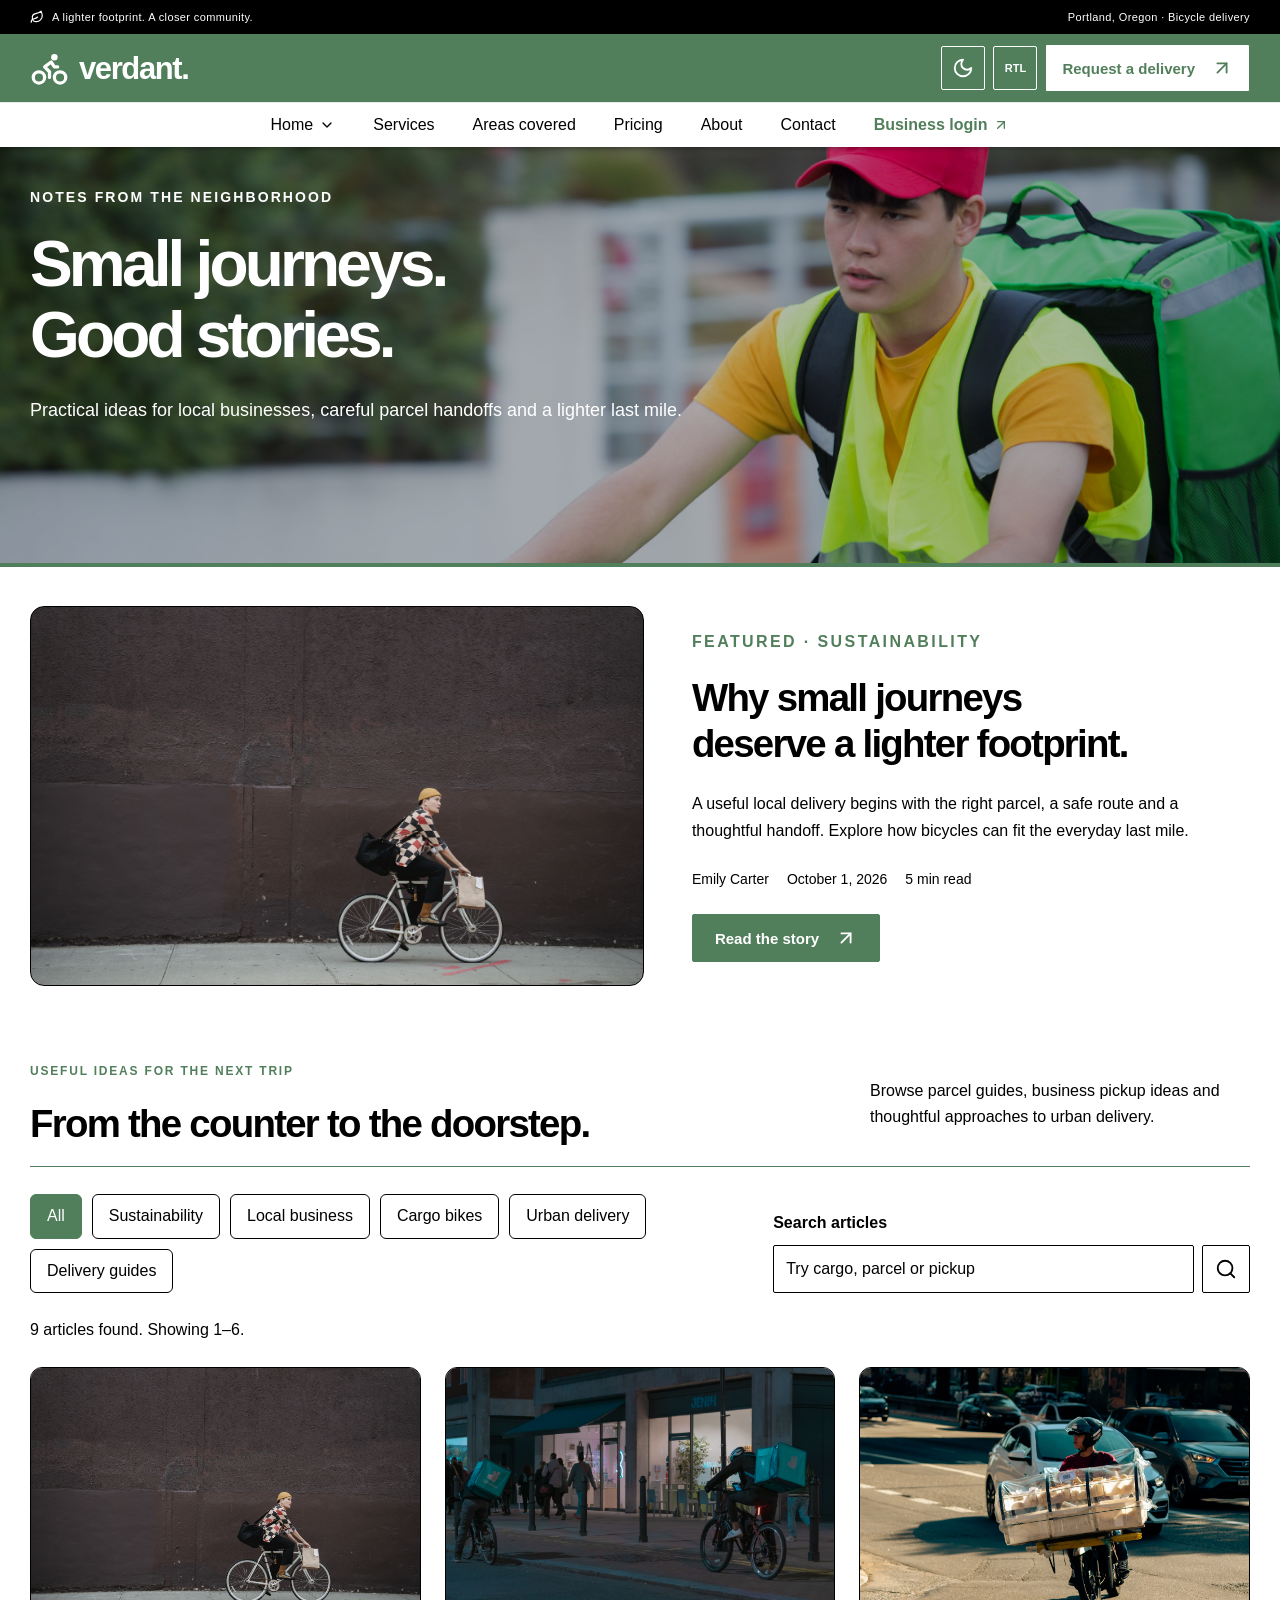
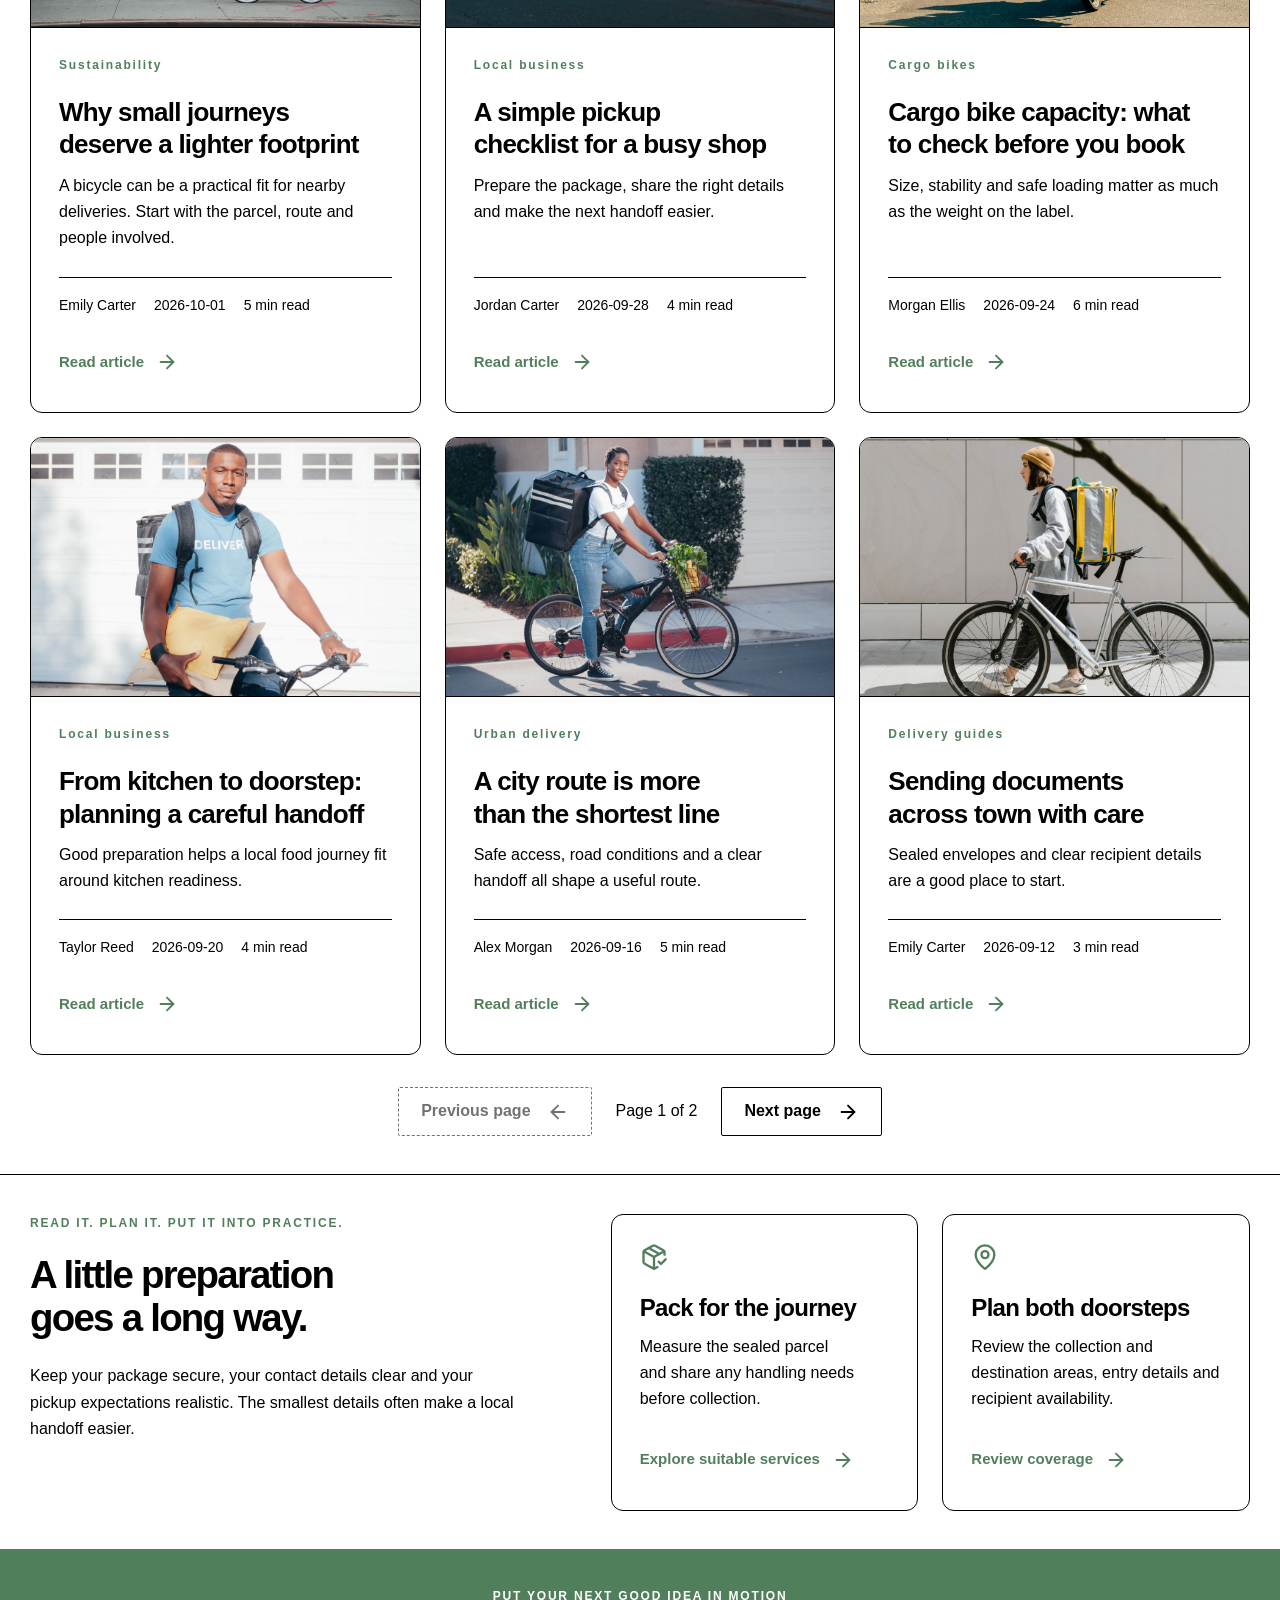
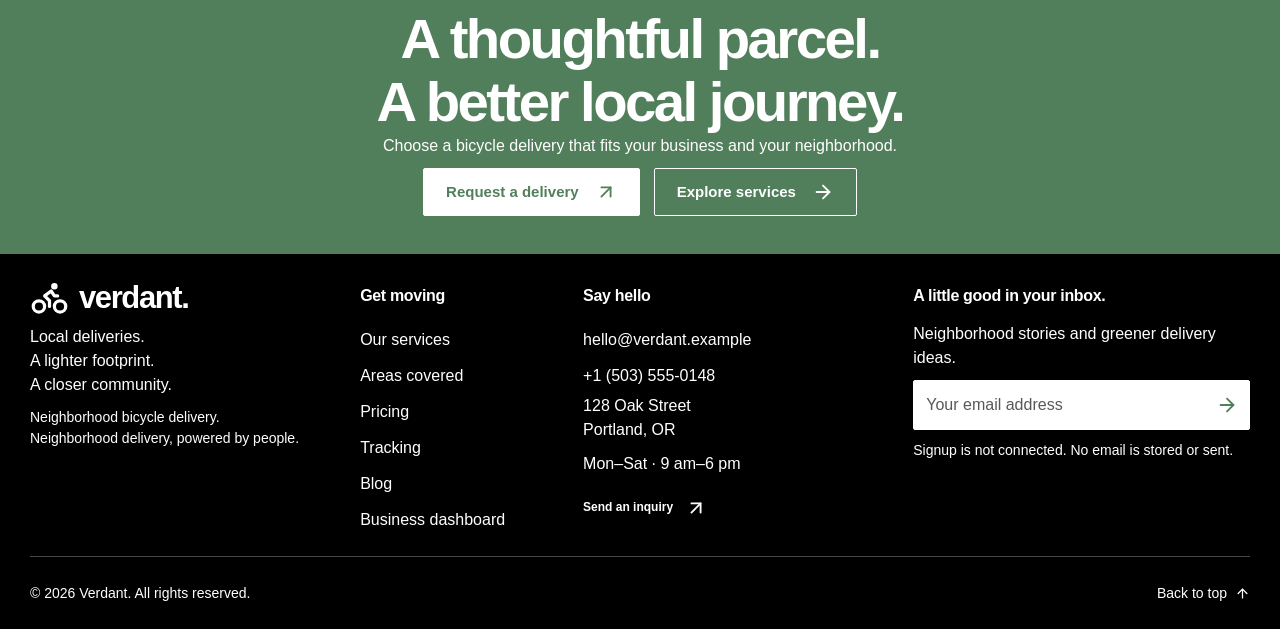
<file: blog.html>
<!DOCTYPE html>
<html lang="en" dir="ltr"><head><meta charset="utf-8"><meta name="viewport" content="width=device-width,initial-scale=1"><title>Blog | Verdant Local Bicycle Delivery</title><meta name="description" content="Read practical guides to bicycle couriers, cargo bikes, sustainable local journeys, parcel preparation and neighborhood business delivery."><meta name="theme-color" content="#527f5b"><meta property="og:title" content="Verdant — Notes from the neighborhood"><meta property="og:description" content="Choose a practical local bicycle delivery for your business or neighborhood."><meta property="og:type" content="website"><meta property="og:url" content="https://verdant-bicycle-courier.ezhil3013.chatgpt.site/blog.html"><meta property="og:image" content="https://verdant-bicycle-courier.ezhil3013.chatgpt.site/assets/images/blog-hero.jpg"><link rel="canonical" href="https://verdant-bicycle-courier.ezhil3013.chatgpt.site/blog.html"><link rel="icon" href="assets/favicon.svg" type="image/svg+xml"><link rel="stylesheet" href="assets/vendor/bootstrap.min.css"><link rel="stylesheet" href="assets/css/style.css"><link rel="stylesheet" href="assets/css/rtl.css"><script>try{document.documentElement.dataset.theme=localStorage.getItem('verdant-theme')||(matchMedia('(prefers-color-scheme: dark)').matches?'dark':'light');document.documentElement.dir=localStorage.getItem('verdant-dir')||'ltr'}catch(e){}</script><script defer src="assets/vendor/lucide.min.js"></script><script defer src="assets/js/main-content-balanced.js"></script><script type="application/ld+json">{"@context": "https://schema.org", "@type": "Blog", "name": "Verdant neighborhood notes", "url": "https://verdant-bicycle-courier.ezhil3013.chatgpt.site/blog.html"}</script><link rel="stylesheet" href="assets/css/review-fixes.css"><link rel="stylesheet" href="assets/css/services.css"><link rel="stylesheet" href="assets/css/blog.css"><link rel="stylesheet" href="assets/css/theme-content-balanced.css"><script defer src="assets/js/blog-linked.js"></script><link rel="stylesheet" href="assets/css/heading-images-visible.css"><link rel="stylesheet" href="assets/css/image-box-visibility-fix.css"><link rel="stylesheet" href="assets/css/content-alignment.css"><link rel="stylesheet" href="assets/css/layout-store.css">
<link rel="stylesheet" href="assets/css/presentation-fixes.css"><link rel="stylesheet" href="assets/css/footer-compact.css"></head><body class="blog-page">
<a class="skip-link" href="#main">Skip to content</a>
<div class="announcement"><span><i data-lucide="leaf"></i> A lighter footprint. A closer community.</span><span class="announcement-extra">Portland, Oregon · Bicycle delivery</span></div>
<header class="site-header"><a class="brand" href="index.html" aria-label="Verdant home"><span class="brand-icon"><i data-lucide="bike"></i></span>verdant<span class="brand-dot">.</span></a><button class="menu-toggle icon-button" aria-label="Open navigation" aria-controls="navigation" aria-expanded="false"><i data-lucide="menu"></i></button><nav id="navigation" aria-label="Primary navigation"><details class="home-dropdown"><summary class="home-menu-label">Home <i data-lucide="chevron-down"></i></summary><div class="home-dropdown-panel"><a href="index.html">Home Page 1</a><a href="home-2.html">Home Page 2</a></div></details><a href="services.html">Services</a><a href="areas-covered.html">Areas covered</a><a href="pricing.html">Pricing</a><a href="about.html">About</a><a href="contact.html">Contact</a><a class="business-login" href="login.html">Business login <i data-lucide="arrow-up-right"></i></a></nav><div class="header-actions"><button id="theme-toggle" class="icon-button" aria-label="Switch to dark mode"><i data-lucide="moon"></i></button><button id="rtl-toggle" class="direction-button" aria-label="Switch to right-to-left layout">RTL</button><a class="button button-primary header-cta" href="request-delivery.html">Request a delivery <i data-lucide="arrow-up-right"></i></a></div></header>
<main id="main"><section class="services-hero page-pad blog-hero"><p class="eyebrow">NOTES FROM THE NEIGHBORHOOD</p><h1>Small journeys.<br>Good stories.</h1><p>Practical ideas for local businesses, careful parcel handoffs and a lighter last mile.</p></section><section class="featured-article page-pad"><div class="featured-photo" role="img" aria-label="Replaceable JPG placeholder for a neighborhood bicycle courier"></div><div><p class="eyebrow">FEATURED · SUSTAINABILITY</p><h2>Why small journeys deserve a lighter footprint.</h2><p>A useful local delivery begins with the right parcel, a safe route and a thoughtful handoff. Explore how bicycles can fit the everyday last mile.</p><div class="article-meta"><span>Emily Carter</span><time datetime="2026-10-01">October 1, 2026</time><span>5 min read</span></div><a class="button button-primary" href="blog-details.html?article=small-journeys">Read the story <i data-lucide="arrow-up-right"></i></a></div></section>
<section class="blog-listing page-pad" id="articles"><div class="section-heading"><div><p class="eyebrow">USEFUL IDEAS FOR THE NEXT TRIP</p><h2>From the counter to the doorstep.</h2></div><p>Browse parcel guides, business pickup ideas and thoughtful approaches to urban delivery.</p></div><div class="blog-toolbar"><div class="category-filters" role="group" aria-label="Filter articles by category"><button class="category-button" type="button" data-blog-category="All" aria-pressed="true">All</button><button class="category-button" type="button" data-blog-category="Sustainability" aria-pressed="false">Sustainability</button><button class="category-button" type="button" data-blog-category="Local business" aria-pressed="false">Local business</button><button class="category-button" type="button" data-blog-category="Cargo bikes" aria-pressed="false">Cargo bikes</button><button class="category-button" type="button" data-blog-category="Urban delivery" aria-pressed="false">Urban delivery</button><button class="category-button" type="button" data-blog-category="Delivery guides" aria-pressed="false">Delivery guides</button></div><form id="blog-search-form" role="search"><label for="blog-search">Search articles</label><div class="blog-search-input"><input id="blog-search" type="search" maxlength="100" placeholder="Try cargo, parcel or pickup"><button class="icon-button" type="submit" aria-label="Search articles"><i data-lucide="search"></i></button></div></form></div><p id="blog-results-status" role="status" aria-live="polite">Showing neighborhood articles.</p><div id="blog-grid" class="blog-grid"><article class="blog-card" data-category="Sustainability" data-search="Why small journeys deserve a lighter footprint A bicycle can be a practical fit for nearby deliveries. Start with the parcel, route and people involved."><div class="blog-photo" role="img" aria-label="Replaceable JPG placeholder for why small journeys deserve a lighter footprint" style="background-image:url('assets/images/blog-small-journeys.jpg') !important"></div><div class="blog-card-body"><p class="eyebrow">Sustainability</p><h3>Why small journeys deserve a lighter footprint</h3><p>A bicycle can be a practical fit for nearby deliveries. Start with the parcel, route and people involved.</p><div class="article-meta"><span>Emily Carter</span><time datetime="2026-10-01">2026-10-01</time><span>5 min read</span></div><a class="text-link" href="blog-details.html?article=small-journeys">Read article <i data-lucide="arrow-right"></i><span class="sr-only">: Why small journeys deserve a lighter footprint</span></a></div></article><article class="blog-card" data-category="Local business" data-search="A simple pickup checklist for a busy shop Prepare the package, share the right details and make the next handoff easier."><div class="blog-photo" role="img" aria-label="Replaceable JPG placeholder for a simple pickup checklist for a busy shop" style="background-image:url('assets/images/blog-pickup-ready.jpg') !important"></div><div class="blog-card-body"><p class="eyebrow">Local business</p><h3>A simple pickup checklist for a busy shop</h3><p>Prepare the package, share the right details and make the next handoff easier.</p><div class="article-meta"><span>Jordan Carter</span><time datetime="2026-09-28">2026-09-28</time><span>4 min read</span></div><a class="text-link" href="blog-details.html?article=pickup-ready">Read article <i data-lucide="arrow-right"></i><span class="sr-only">: A simple pickup checklist for a busy shop</span></a></div></article><article class="blog-card" data-category="Cargo bikes" data-search="Cargo bike capacity: what to check before you book Size, stability and safe loading matter as much as the weight on the label."><div class="blog-photo" role="img" aria-label="Replaceable JPG placeholder for cargo bike capacity: what to check before you book" style="background-image:url('assets/images/blog-cargo-basics.jpg') !important"></div><div class="blog-card-body"><p class="eyebrow">Cargo bikes</p><h3>Cargo bike capacity: what to check before you book</h3><p>Size, stability and safe loading matter as much as the weight on the label.</p><div class="article-meta"><span>Morgan Ellis</span><time datetime="2026-09-24">2026-09-24</time><span>6 min read</span></div><a class="text-link" href="blog-details.html?article=cargo-basics">Read article <i data-lucide="arrow-right"></i><span class="sr-only">: Cargo bike capacity: what to check before you book</span></a></div></article><article class="blog-card" data-category="Local business" data-search="From kitchen to doorstep: planning a careful handoff Good preparation helps a local food journey fit around kitchen readiness."><div class="blog-photo" role="img" aria-label="Replaceable JPG placeholder for from kitchen to doorstep: planning a careful handoff" style="background-image:url('assets/images/blog-food-handoff.jpg') !important"></div><div class="blog-card-body"><p class="eyebrow">Local business</p><h3>From kitchen to doorstep: planning a careful handoff</h3><p>Good preparation helps a local food journey fit around kitchen readiness.</p><div class="article-meta"><span>Taylor Reed</span><time datetime="2026-09-20">2026-09-20</time><span>4 min read</span></div><a class="text-link" href="blog-details.html?article=food-handoff">Read article <i data-lucide="arrow-right"></i><span class="sr-only">: From kitchen to doorstep: planning a careful handoff</span></a></div></article><article class="blog-card" data-category="Urban delivery" data-search="A city route is more than the shortest line Safe access, road conditions and a clear handoff all shape a useful route."><div class="blog-photo" role="img" aria-label="Replaceable JPG placeholder for a city route is more than the shortest line" style="background-image:url('assets/images/blog-urban-routes.jpg') !important"></div><div class="blog-card-body"><p class="eyebrow">Urban delivery</p><h3>A city route is more than the shortest line</h3><p>Safe access, road conditions and a clear handoff all shape a useful route.</p><div class="article-meta"><span>Alex Morgan</span><time datetime="2026-09-16">2026-09-16</time><span>5 min read</span></div><a class="text-link" href="blog-details.html?article=urban-routes">Read article <i data-lucide="arrow-right"></i><span class="sr-only">: A city route is more than the shortest line</span></a></div></article><article class="blog-card" data-category="Delivery guides" data-search="Sending documents across town with care Sealed envelopes and clear recipient details are a good place to start."><div class="blog-photo" role="img" aria-label="Replaceable JPG placeholder for sending documents across town with care" style="background-image:url('assets/images/blog-documents.jpg') !important"></div><div class="blog-card-body"><p class="eyebrow">Delivery guides</p><h3>Sending documents across town with care</h3><p>Sealed envelopes and clear recipient details are a good place to start.</p><div class="article-meta"><span>Emily Carter</span><time datetime="2026-09-12">2026-09-12</time><span>3 min read</span></div><a class="text-link" href="blog-details.html?article=documents">Read article <i data-lucide="arrow-right"></i><span class="sr-only">: Sending documents across town with care</span></a></div></article><article class="blog-card" data-category="Local business" data-search="When a regular pickup rhythm makes sense A repeatable route starts with volume, readiness and the stops you use most."><div class="blog-photo" role="img" aria-label="Replaceable JPG placeholder for when a regular pickup rhythm makes sense" style="background-image:url('assets/images/blog-regular-routes.jpg') !important"></div><div class="blog-card-body"><p class="eyebrow">Local business</p><h3>When a regular pickup rhythm makes sense</h3><p>A repeatable route starts with volume, readiness and the stops you use most.</p><div class="article-meta"><span>Jordan Carter</span><time datetime="2026-09-08">2026-09-08</time><span>4 min read</span></div><a class="text-link" href="blog-details.html?article=regular-routes">Read article <i data-lucide="arrow-right"></i><span class="sr-only">: When a regular pickup rhythm makes sense</span></a></div></article><article class="blog-card" data-category="Delivery guides" data-search="Packing a parcel for a bicycle journey A stable, sealed package helps protect the contents and the rider."><div class="blog-photo" role="img" aria-label="Replaceable JPG placeholder for packing a parcel for a bicycle journey" style="background-image:url('assets/images/blog-pack-parcel.jpg') !important"></div><div class="blog-card-body"><p class="eyebrow">Delivery guides</p><h3>Packing a parcel for a bicycle journey</h3><p>A stable, sealed package helps protect the contents and the rider.</p><div class="article-meta"><span>Morgan Ellis</span><time datetime="2026-09-04">2026-09-04</time><span>4 min read</span></div><a class="text-link" href="blog-details.html?article=pack-parcel">Read article <i data-lucide="arrow-right"></i><span class="sr-only">: Packing a parcel for a bicycle journey</span></a></div></article><article class="blog-card" data-category="Sustainability" data-search="Keeping local delivery connected to the neighborhood Thoughtful logistics starts with the people behind the counter and at the door."><div class="blog-photo" role="img" aria-label="Replaceable JPG placeholder for keeping local delivery connected to the neighborhood" style="background-image:url('assets/images/blog-local-connections.jpg') !important"></div><div class="blog-card-body"><p class="eyebrow">Sustainability</p><h3>Keeping local delivery connected to the neighborhood</h3><p>Thoughtful logistics starts with the people behind the counter and at the door.</p><div class="article-meta"><span>Taylor Reed</span><time datetime="2026-08-30">2026-08-30</time><span>5 min read</span></div><a class="text-link" href="blog-details.html?article=local-connections">Read article <i data-lucide="arrow-right"></i><span class="sr-only">: Keeping local delivery connected to the neighborhood</span></a></div></article></div><div id="blog-empty" class="blog-empty" hidden><i data-lucide="search"></i><h3>No articles match that search.</h3><p>Try a shorter phrase or choose another category.</p><button class="button button-outline" type="button" id="reset-blog-filters">Show all articles</button></div><nav class="blog-pagination" aria-label="Article pages"><button class="button button-outline" type="button" id="blog-previous">Previous page <i data-lucide="arrow-left"></i></button><span id="blog-page-label">Page 1 of 2</span><button class="button button-outline" type="button" id="blog-next">Next page <i data-lucide="arrow-right"></i></button></nav><noscript><p>All articles are displayed. Enable JavaScript to filter articles and open the reading panel.</p></noscript></section>
<section class="blog-topics page-pad"><div><p class="eyebrow">READ IT. PLAN IT. PUT IT INTO PRACTICE.</p><h2>A little preparation<br>goes a long way.</h2><p>Keep your package secure, your contact details clear and your pickup expectations realistic. The smallest details often make a local handoff easier.</p></div><div class="topic-grid"><article><i data-lucide="package-check"></i><h3>Pack for the journey</h3><p>Measure the sealed parcel and share any handling needs before collection.</p><a class="text-link" href="services.html">Explore suitable services <i data-lucide="arrow-right"></i></a></article><article><i data-lucide="map-pin"></i><h3>Plan both doorsteps</h3><p>Review the collection and destination areas, entry details and recipient availability.</p><a class="text-link" href="areas-covered.html">Review coverage <i data-lucide="arrow-right"></i></a></article></div></section>
<section class="final-cta page-pad"><p class="eyebrow">PUT YOUR NEXT GOOD IDEA IN MOTION</p><h2>A thoughtful parcel.<br>A better local journey.</h2><p>Choose a bicycle delivery that fits your business and your neighborhood.</p><div class="button-group"><a class="button button-light" href="request-delivery.html">Request a delivery <i data-lucide="arrow-up-right"></i></a><a class="button button-on-dark" href="services.html">Explore services <i data-lucide="arrow-right"></i></a></div></section></main><footer class="page-pad" id="contact"><div class="footer-grid"><div><a class="brand" href="index.html"><span class="brand-icon"><i data-lucide="bike"></i></span>verdant<span class="brand-dot">.</span></a><p>Local deliveries.<br>A lighter footprint.<br>A closer community.</p><span class="small-copy">Neighborhood bicycle delivery.<br>Neighborhood delivery, powered by people.</span></div><div><h2>Get moving</h2><a href="services.html">Our services</a><a href="areas-covered.html">Areas covered</a><a href="pricing.html">Pricing</a><a href="index.html#tracking">Tracking</a><a href="blog.html">Blog</a><a href="dashboard.html">Business dashboard</a></div><div><h2>Say hello</h2><a href="mailto:hello@verdant.example">hello@verdant.example</a><a href="tel:+15035550148">+1 (503) 555-0148</a><p>128 Oak Street<br>Portland, OR</p><p>Mon–Sat · 9 am–6 pm</p><button class="text-link" data-dialog="contact-dialog">Send an inquiry <i data-lucide="arrow-up-right"></i></button></div><div class="newsletter"><h2>A little good in your inbox.</h2><p>Neighborhood stories and greener delivery ideas.</p><form id="newsletter-form" novalidate><label class="sr-only" for="newsletter-email">Email address</label><div class="newsletter-input"><input id="newsletter-email" type="email" required placeholder="Your email address" autocomplete="email"><button class="icon-button" aria-label="Try newsletter signup" type="submit"><i data-lucide="arrow-right"></i></button></div><p id="newsletter-result" class="small-copy" role="status" aria-live="polite">Signup is not connected. No email is stored or sent.</p></form></div></div><div class="footer-bottom"><span>© 2026 Verdant. All rights reserved.</span><a href="index.html">Back to top <i data-lucide="arrow-up"></i></a></div></footer>

<dialog id="contact-dialog" aria-labelledby="contact-title"><button class="dialog-close icon-button" aria-label="Close dialog"><i data-lucide="x"></i></button><p class="eyebrow">LET’S TALK LOCAL</p><h2 id="contact-title">Send an inquiry</h2><p class="small-copy">No message is sent.</p><form id="contact-form" novalidate><div class="field"><label for="contact-name">Name</label><input id="contact-name" name="name" required autocomplete="name"><span class="field-error"></span></div><div class="field"><label for="contact-email">Email</label><input id="contact-email" name="email" type="email" required autocomplete="email"><span class="field-error"></span></div><div class="field"><label for="contact-message">Message</label><textarea id="contact-message" name="message" required rows="3"></textarea><span class="field-error"></span></div><button class="button button-primary" type="submit">Check inquiry <i data-lucide="arrow-right"></i></button><p id="contact-result" role="status" aria-live="polite"></p></form></dialog>
<script src="assets/js/presentation-alignment.js"></script>
</body></html>
</file>
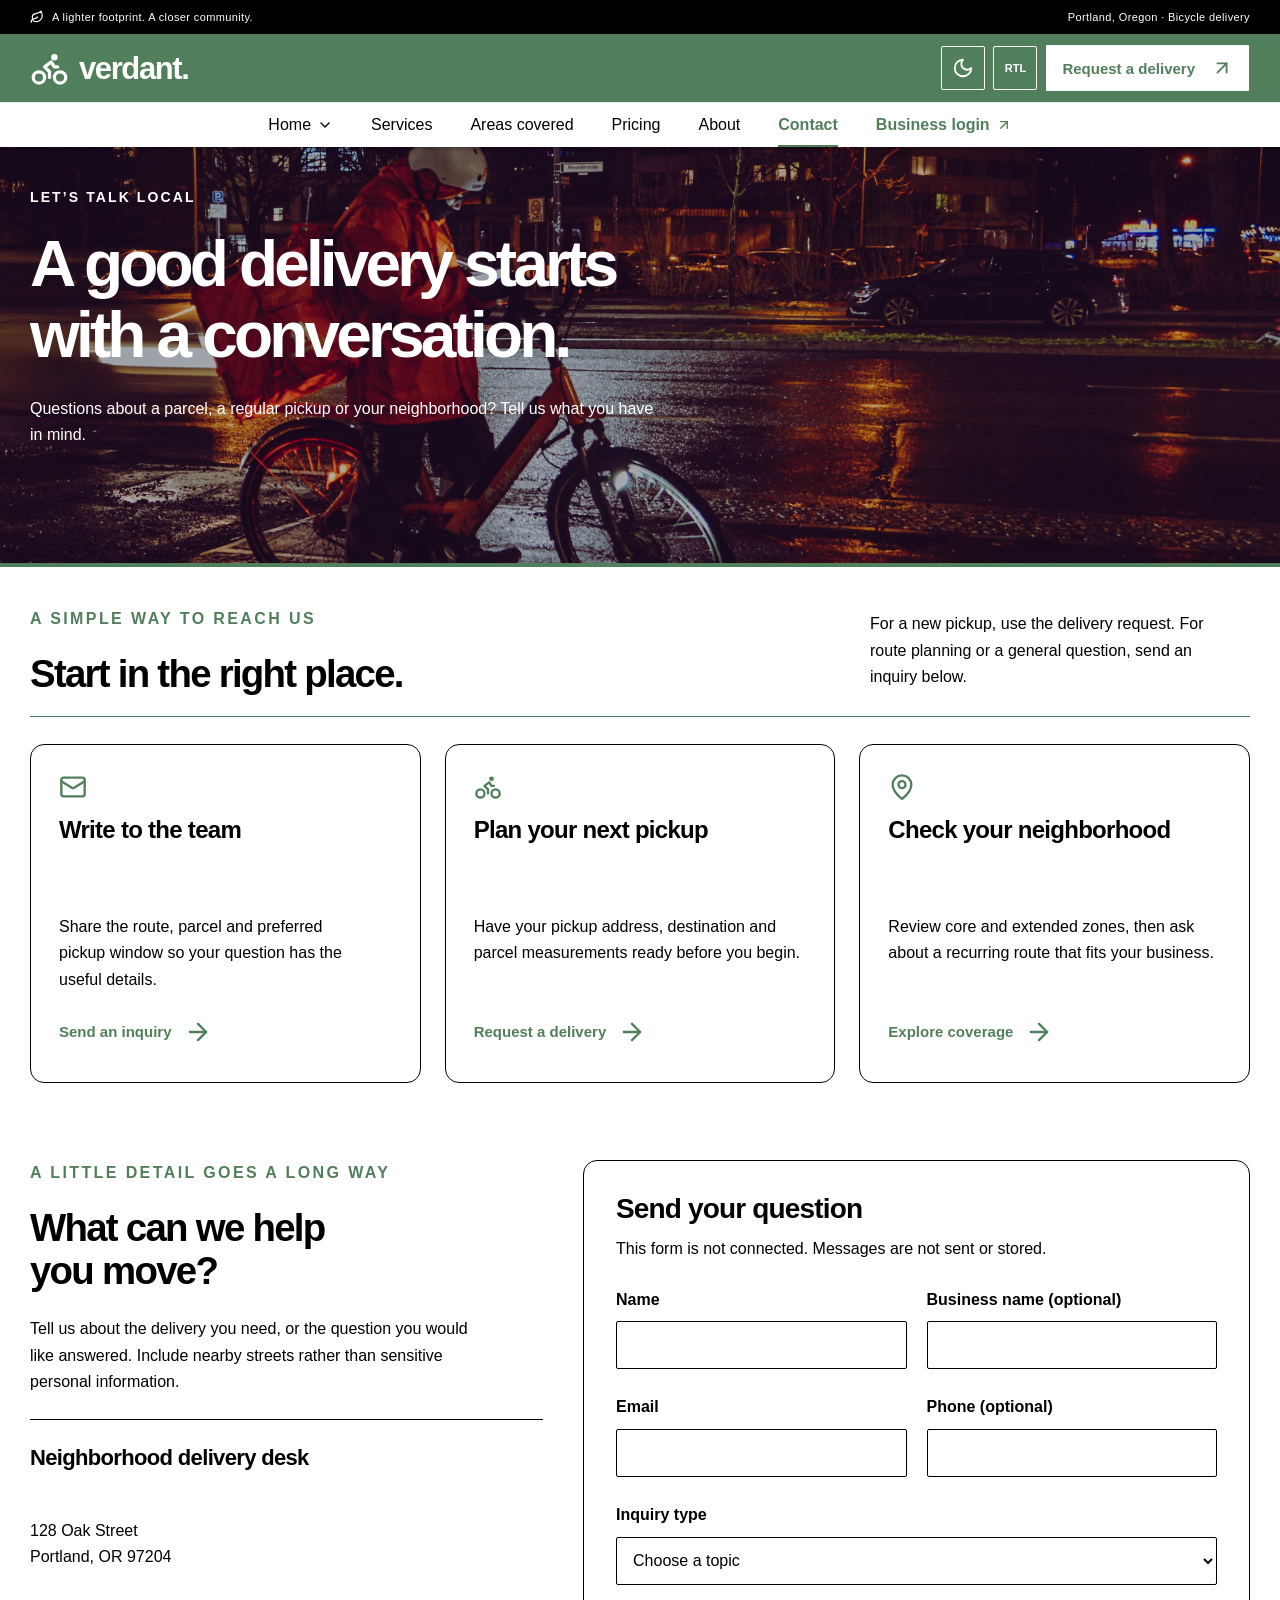
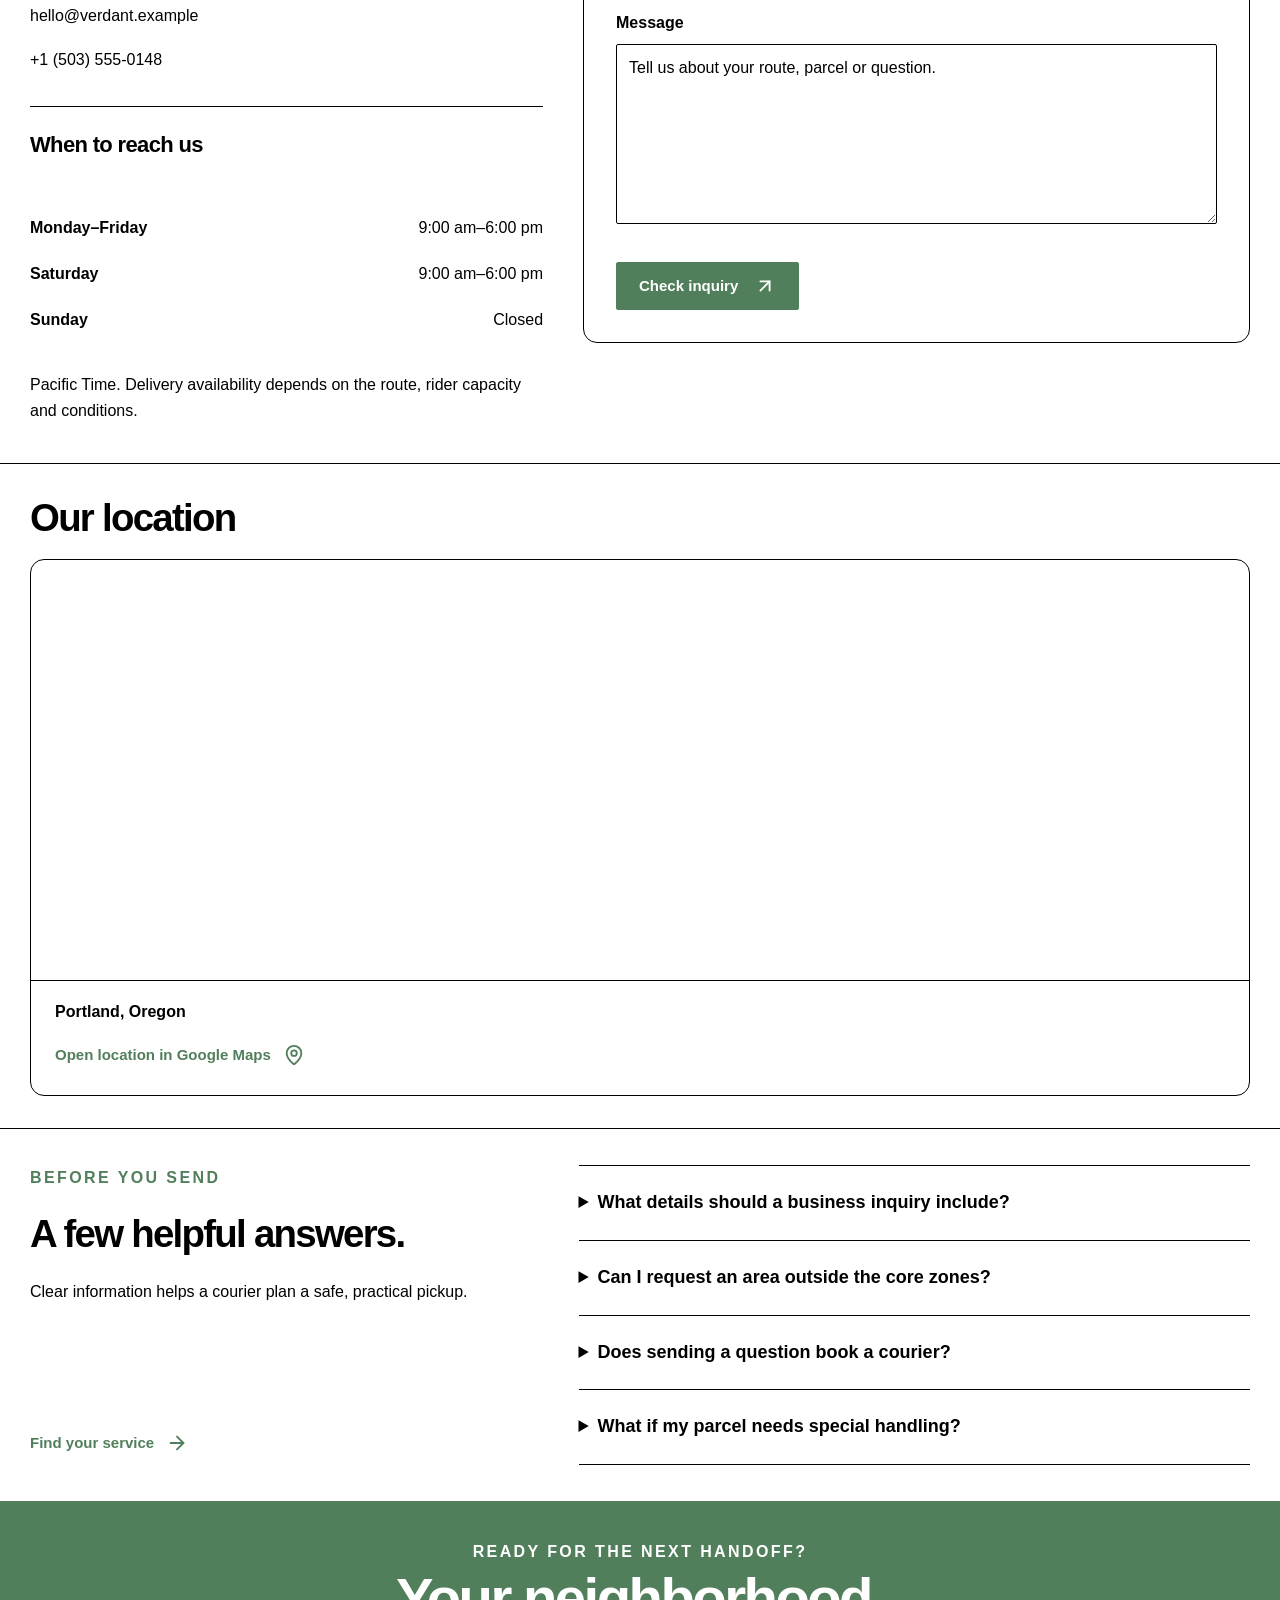
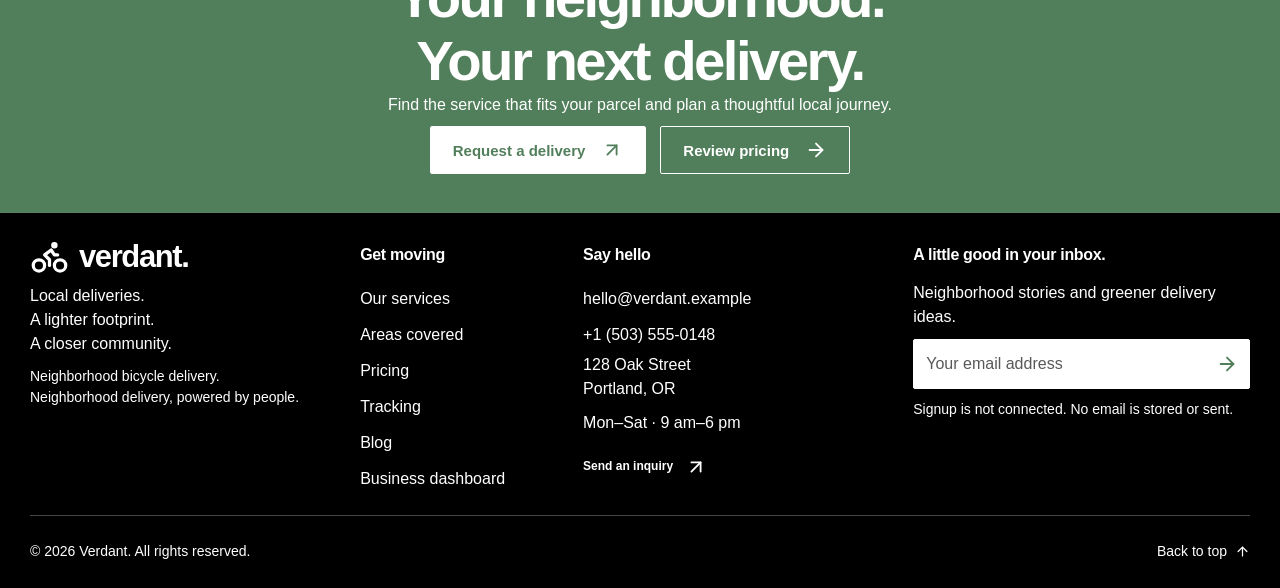
<file: contact.html>
<!DOCTYPE html>
<html lang="en" dir="ltr"><head><meta charset="utf-8"><meta name="viewport" content="width=device-width,initial-scale=1"><title>Contact Us | Verdant Local Bicycle Delivery</title><meta name="description" content="Get help with local bicycle delivery, business pickup routes, parcel requirements and coverage. Contact Verdant in Portland, Oregon."><meta name="theme-color" content="#527f5b"><meta property="og:title" content="Contact Verdant — Let’s talk local"><meta property="og:description" content="Choose a practical local bicycle delivery for your business or neighborhood."><meta property="og:type" content="website"><meta property="og:url" content="https://verdant-bicycle-courier.ezhil3013.chatgpt.site/contact.html"><meta property="og:image" content="https://verdant-bicycle-courier.ezhil3013.chatgpt.site/assets/images/contact-hero.jpg"><link rel="canonical" href="https://verdant-bicycle-courier.ezhil3013.chatgpt.site/contact.html"><link rel="icon" href="assets/favicon.svg" type="image/svg+xml"><link rel="stylesheet" href="assets/vendor/bootstrap.min.css"><link rel="stylesheet" href="assets/css/style.css"><link rel="stylesheet" href="assets/css/rtl.css"><script>try{document.documentElement.dataset.theme=localStorage.getItem('verdant-theme')||(matchMedia('(prefers-color-scheme: dark)').matches?'dark':'light');document.documentElement.dir=localStorage.getItem('verdant-dir')||'ltr'}catch(e){}</script><script defer src="assets/vendor/lucide.min.js"></script><script defer src="assets/js/main-content-balanced.js"></script><script type="application/ld+json">{"@context": "https://schema.org", "@type": "ContactPage", "name": "Contact Verdant", "url": "https://verdant-bicycle-courier.ezhil3013.chatgpt.site/contact.html"}</script><link rel="stylesheet" href="assets/css/review-fixes.css"><link rel="stylesheet" href="assets/css/services.css"><link rel="stylesheet" href="assets/css/contact.css"><link rel="stylesheet" href="assets/css/theme-content-balanced.css"><script defer src="assets/js/contact.js"></script><link rel="stylesheet" href="assets/css/heading-images-visible.css"><link rel="stylesheet" href="assets/css/image-box-visibility-fix.css"><link rel="stylesheet" href="assets/css/content-alignment.css"><link rel="stylesheet" href="assets/css/layout-store.css">
<link rel="stylesheet" href="assets/css/presentation-fixes.css"><link rel="stylesheet" href="assets/css/footer-compact.css"></head><body class="contact-page">
<a class="skip-link" href="#main">Skip to content</a>
<div class="announcement"><span><i data-lucide="leaf"></i> A lighter footprint. A closer community.</span><span class="announcement-extra">Portland, Oregon · Bicycle delivery</span></div>
<header class="site-header"><a class="brand" href="index.html" aria-label="Verdant home"><span class="brand-icon"><i data-lucide="bike"></i></span>verdant<span class="brand-dot">.</span></a><button class="menu-toggle icon-button" aria-label="Open navigation" aria-controls="navigation" aria-expanded="false"><i data-lucide="menu"></i></button><nav id="navigation" aria-label="Primary navigation"><details class="home-dropdown"><summary class="home-menu-label">Home <i data-lucide="chevron-down"></i></summary><div class="home-dropdown-panel"><a href="index.html">Home Page 1</a><a href="home-2.html">Home Page 2</a></div></details><a href="services.html">Services</a><a href="areas-covered.html">Areas covered</a><a href="pricing.html">Pricing</a><a href="about.html">About</a><a href="contact.html" class="active" aria-current="page">Contact</a><a class="business-login" href="login.html">Business login <i data-lucide="arrow-up-right"></i></a></nav><div class="header-actions"><button id="theme-toggle" class="icon-button" aria-label="Switch to dark mode"><i data-lucide="moon"></i></button><button id="rtl-toggle" class="direction-button" aria-label="Switch to right-to-left layout">RTL</button><a class="button button-primary header-cta" href="request-delivery.html">Request a delivery <i data-lucide="arrow-up-right"></i></a></div></header>
<main id="main"><section class="services-hero page-pad contact-hero"><p class="eyebrow">LET’S TALK LOCAL</p><h1>A good delivery starts<br>with a conversation.</h1><p>Questions about a parcel, a regular pickup or your neighborhood? Tell us what you have in mind.</p></section>
<section class="contact-channels page-pad" aria-labelledby="contact-options-title"><div class="section-heading"><div><p class="eyebrow">A SIMPLE WAY TO REACH US</p><h2 id="contact-options-title">Start in the right place.</h2></div><p>For a new pickup, use the delivery request. For route planning or a general question, send an inquiry below.</p></div><div class="contact-card-grid"><article><i data-lucide="mail"></i><h3>Write to the team</h3><p>Share the route, parcel and preferred pickup window so your question has the useful details.</p><a class="text-link" href="#inquiry">Send an inquiry <i data-lucide="arrow-right"></i></a></article><article><i data-lucide="bike"></i><h3>Plan your next pickup</h3><p>Have your pickup address, destination and parcel measurements ready before you begin.</p><a class="text-link" href="request-delivery.html">Request a delivery <i data-lucide="arrow-right"></i></a></article><article><i data-lucide="map-pin"></i><h3>Check your neighborhood</h3><p>Review core and extended zones, then ask about a recurring route that fits your business.</p><a class="text-link" href="areas-covered.html">Explore coverage <i data-lucide="arrow-right"></i></a></article></div></section>
<section class="contact-inquiry page-pad" id="inquiry" aria-labelledby="inquiry-title"><div class="inquiry-copy"><p class="eyebrow">A LITTLE DETAIL GOES A LONG WAY</p><h2 id="inquiry-title">What can we help<br>you move?</h2><p>Tell us about the delivery you need, or the question you would like answered. Include nearby streets rather than sensitive personal information.</p><div class="contact-office"><h3>Neighborhood delivery desk</h3><p>128 Oak Street<br>Portland, OR 97204</p><a href="mailto:hello@verdant.example">hello@verdant.example</a><a href="tel:+15035550148">+1 (503) 555-0148</a></div><div class="contact-hours"><h3>When to reach us</h3><dl><div><dt>Monday–Friday</dt><dd>9:00 am–6:00 pm</dd></div><div><dt>Saturday</dt><dd>9:00 am–6:00 pm</dd></div><div><dt>Sunday</dt><dd>Closed</dd></div></dl><p>Pacific Time. Delivery availability depends on the route, rider capacity and conditions.</p></div></div><div class="inquiry-panel"><h3>Send your question</h3><p id="inquiry-note">This form is not connected. Messages are not sent or stored.</p><!-- TODO: configure contact endpoint in contact.js for Formspree or Netlify Forms. --><form id="inquiry-form" novalidate aria-describedby="inquiry-note"><div id="inquiry-errors" class="inquiry-errors" role="alert" hidden></div><div class="inquiry-fields"><div class="field"><label for="inquiry-name">Name</label><input id="inquiry-name" name="name" type="text" autocomplete="name" maxlength="120" required aria-describedby="inquiry-name-error"><span class="field-error" id="inquiry-name-error"></span></div><div class="field"><label for="inquiry-business">Business name (optional)</label><input id="inquiry-business" name="business" type="text" autocomplete="organization" maxlength="120" aria-describedby="inquiry-business-error"><span class="field-error" id="inquiry-business-error"></span></div><div class="field"><label for="inquiry-email">Email</label><input id="inquiry-email" name="email" type="email" autocomplete="email" maxlength="120" required aria-describedby="inquiry-email-error"><span class="field-error" id="inquiry-email-error"></span></div><div class="field"><label for="inquiry-phone">Phone (optional)</label><input id="inquiry-phone" name="phone" type="tel" autocomplete="tel" maxlength="120" aria-describedby="inquiry-phone-error"><span class="field-error" id="inquiry-phone-error"></span></div><div class="field span-full"><label for="inquiry-type">Inquiry type</label><select id="inquiry-type" name="inquiry_type" required aria-describedby="inquiry-type-error"><option value="">Choose a topic</option>General question</option><option>Business delivery</option><option>Recurring pickups</option><option>Coverage request</option><option>Parcel requirements</option></select><span id="inquiry-type-error" class="field-error"></span></div><div class="field span-full"><label for="inquiry-message">Message</label><textarea id="inquiry-message" name="message" rows="6" required minlength="10" maxlength="2000" aria-describedby="inquiry-message-error" placeholder="Tell us about your route, parcel or question."></textarea><span class="field-error" id="inquiry-message-error"></span></div></div><button class="button button-primary" id="inquiry-submit" type="submit">Check inquiry <i data-lucide="arrow-up-right"></i></button><p id="inquiry-status" role="status" aria-live="polite"></p></form></div></section>
<section class="contact-location page-pad" aria-labelledby="contact-location-title"><h2 id="contact-location-title">Our location</h2><div class="contact-map"><iframe title="Map of Portland, Oregon" src="https://maps.google.com/maps?q=Portland%2C%20Oregon&amp;z=13&amp;output=embed" loading="lazy" referrerpolicy="no-referrer-when-downgrade" allowfullscreen></iframe><div class="map-caption"><strong>Portland, Oregon</strong><a class="text-link" href="https://www.google.com/maps/search/?api=1&amp;query=Portland%2C%20Oregon" target="_blank" rel="noopener noreferrer">Open location in Google Maps <i data-lucide="map-pin"></i></a></div></div></section>
<section class="contact-faq page-pad"><div><p class="eyebrow">BEFORE YOU SEND</p><h2>A few helpful answers.</h2><p>Clear information helps a courier plan a safe, practical pickup.</p><a class="text-link" href="services.html">Find your service <i data-lucide="arrow-right"></i></a></div><div><details><summary>What details should a business inquiry include?</summary><p>Share the pickup neighborhood, destination, approximate parcel size and weight, expected frequency and preferred pickup window. Do not include payment information.</p></details><details><summary>Can I request an area outside the core zones?</summary><p>Yes. Use Coverage request in the inquiry form and describe the route. A delivery operator must review the route and confirm availability before accepting a pickup.</p></details><details><summary>Does sending a question book a courier?</summary><p>No. An inquiry is separate from a delivery request. The request flow lets you review pickup and parcel information; dispatch needs a connected booking service.</p></details><details><summary>What if my parcel needs special handling?</summary><p>Describe its packaging and handling needs before requesting delivery. Restricted goods are not accepted, and fragile or unusually large loads need operator review.</p></details></div></section>
<section class="final-cta page-pad"><p class="eyebrow">READY FOR THE NEXT HANDOFF?</p><h2>Your neighborhood.<br>Your next delivery.</h2><p>Find the service that fits your parcel and plan a thoughtful local journey.</p><div class="button-group"><a class="button button-light" href="request-delivery.html">Request a delivery <i data-lucide="arrow-up-right"></i></a><a class="button button-on-dark" href="pricing.html">Review pricing <i data-lucide="arrow-right"></i></a></div></section></main><footer class="page-pad" id="contact"><div class="footer-grid"><div><a class="brand" href="index.html"><span class="brand-icon"><i data-lucide="bike"></i></span>verdant<span class="brand-dot">.</span></a><p>Local deliveries.<br>A lighter footprint.<br>A closer community.</p><span class="small-copy">Neighborhood bicycle delivery.<br>Neighborhood delivery, powered by people.</span></div><div><h2>Get moving</h2><a href="services.html">Our services</a><a href="areas-covered.html">Areas covered</a><a href="pricing.html">Pricing</a><a href="index.html#tracking">Tracking</a><a href="blog.html">Blog</a><a href="dashboard.html">Business dashboard</a></div><div><h2>Say hello</h2><a href="mailto:hello@verdant.example">hello@verdant.example</a><a href="tel:+15035550148">+1 (503) 555-0148</a><p>128 Oak Street<br>Portland, OR</p><p>Mon–Sat · 9 am–6 pm</p><button class="text-link" data-dialog="contact-dialog">Send an inquiry <i data-lucide="arrow-up-right"></i></button></div><div class="newsletter"><h2>A little good in your inbox.</h2><p>Neighborhood stories and greener delivery ideas.</p><form id="newsletter-form" novalidate><label class="sr-only" for="newsletter-email">Email address</label><div class="newsletter-input"><input id="newsletter-email" type="email" required placeholder="Your email address" autocomplete="email"><button class="icon-button" aria-label="Try newsletter signup" type="submit"><i data-lucide="arrow-right"></i></button></div><p id="newsletter-result" class="small-copy" role="status" aria-live="polite">Signup is not connected. No email is stored or sent.</p></form></div></div><div class="footer-bottom"><span>© 2026 Verdant. All rights reserved.</span><a href="index.html">Back to top <i data-lucide="arrow-up"></i></a></div></footer>

<dialog id="contact-dialog" aria-labelledby="contact-title"><button class="dialog-close icon-button" aria-label="Close dialog"><i data-lucide="x"></i></button><p class="eyebrow">LET’S TALK LOCAL</p><h2 id="contact-title">Send an inquiry</h2><p class="small-copy">No message is sent.</p><form id="contact-form" novalidate><div class="field"><label for="contact-name">Name</label><input id="contact-name" name="name" required autocomplete="name"><span class="field-error"></span></div><div class="field"><label for="contact-email">Email</label><input id="contact-email" name="email" type="email" required autocomplete="email"><span class="field-error"></span></div><div class="field"><label for="contact-message">Message</label><textarea id="contact-message" name="message" required rows="3"></textarea><span class="field-error"></span></div><button class="button button-primary" type="submit">Check inquiry <i data-lucide="arrow-right"></i></button><p id="contact-result" role="status" aria-live="polite"></p></form></dialog>
<script src="assets/js/presentation-alignment.js"></script>
</body></html>
</file>
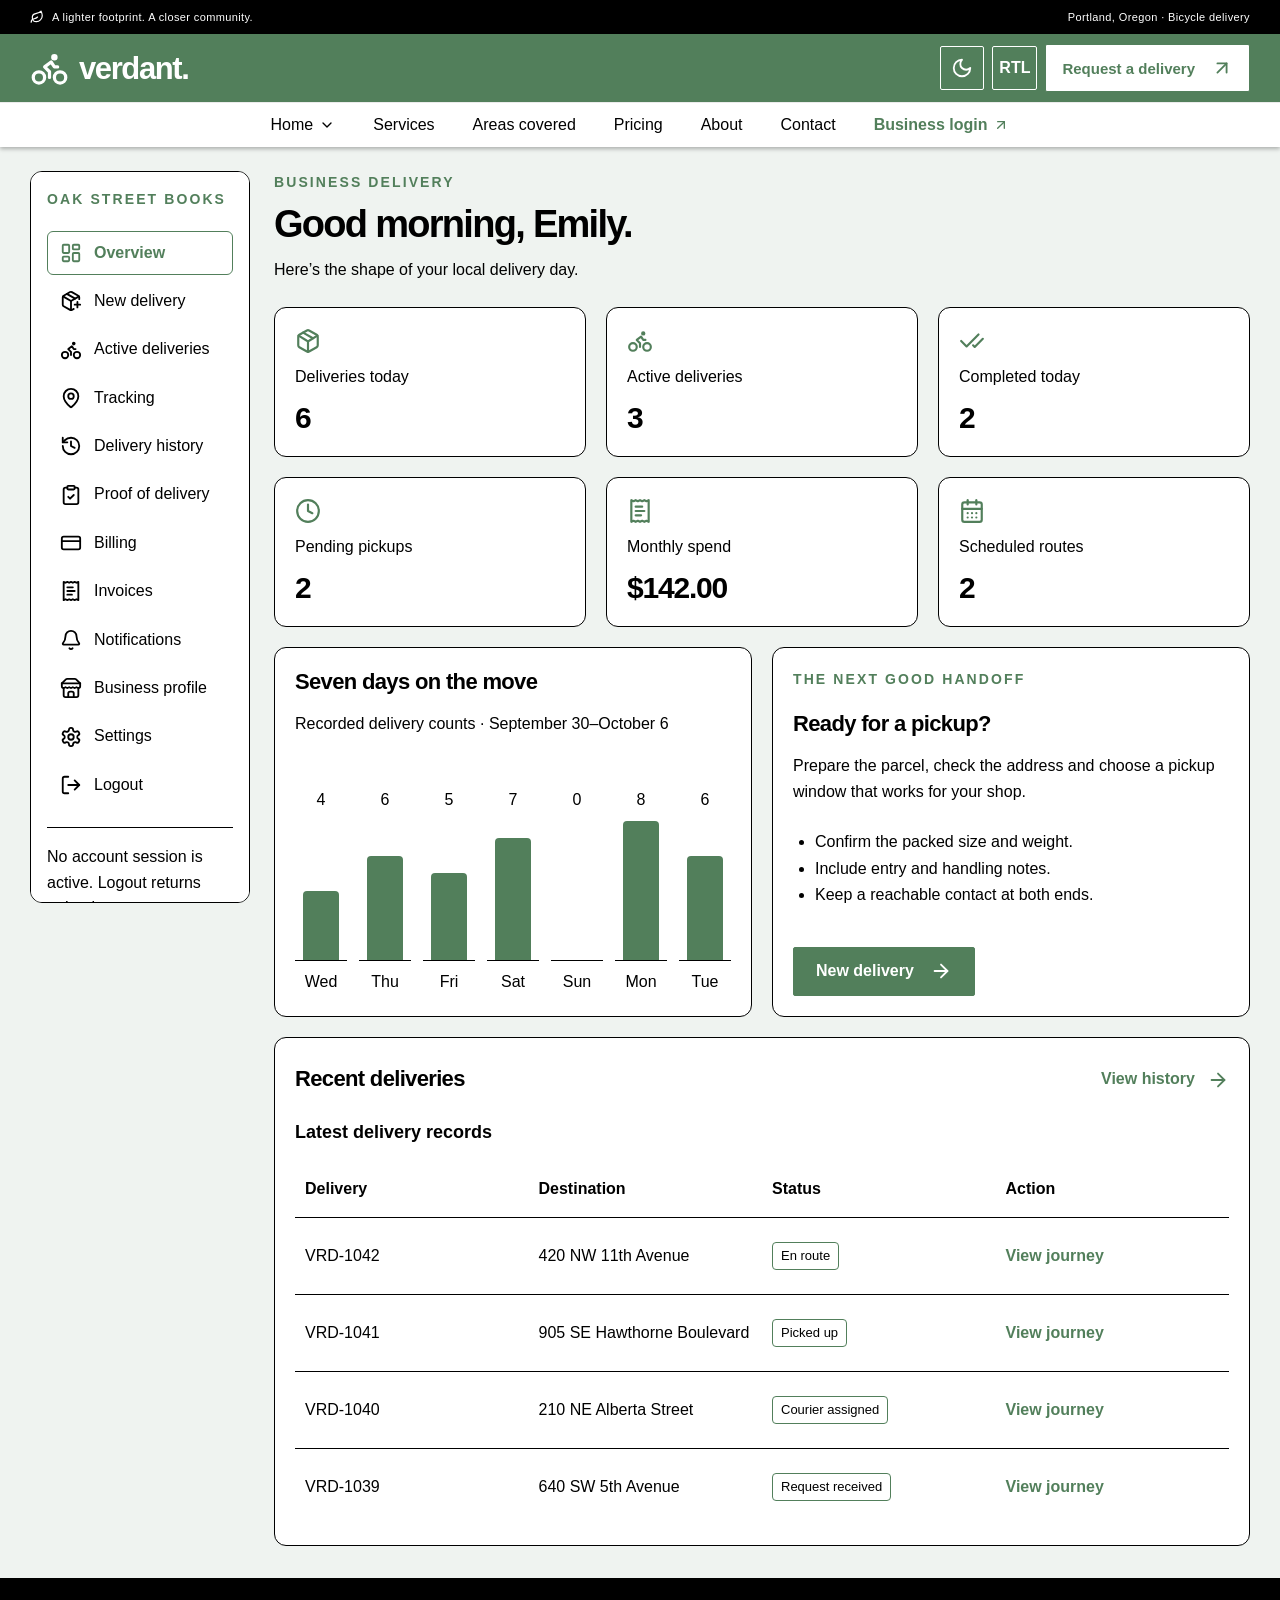
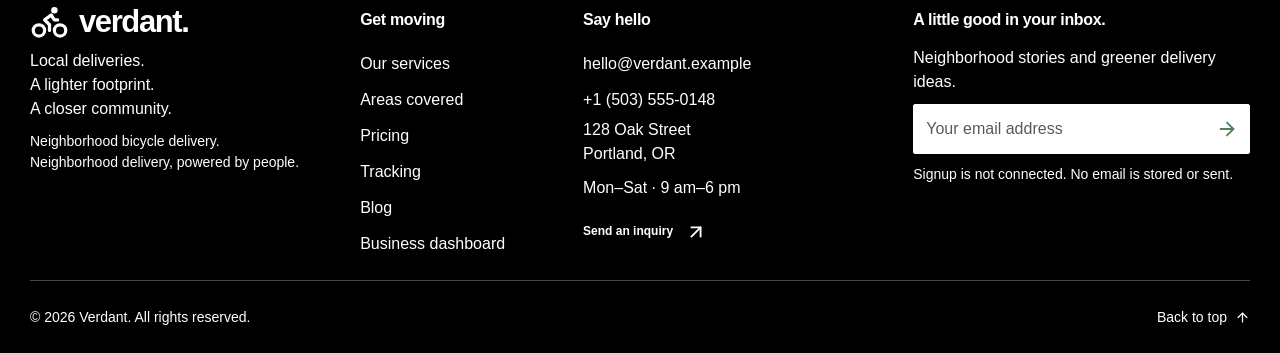
<file: dashboard.html>
<!DOCTYPE html>
<html lang="en" dir="ltr"><head><meta charset="utf-8"><meta name="viewport" content="width=device-width,initial-scale=1"><title>Business Dashboard | Verdant Local Bicycle Delivery</title><meta name="description" content="Manage the local bicycle delivery workflow with business pickup requests, tracking views, delivery records, proof and billing interfaces."><meta name="robots" content="noindex,follow"><meta name="theme-color" content="#527f5b"><meta property="og:title" content="Business Dashboard — Verdant"><meta property="og:description" content="Choose a practical local bicycle delivery for your business or neighborhood."><meta property="og:type" content="website"><meta property="og:url" content="https://verdant-bicycle-courier.ezhil3013.chatgpt.site/dashboard.html"><meta property="og:image" content="https://verdant-bicycle-courier.ezhil3013.chatgpt.site/assets/images/dashboard-hero.jpg"><link rel="canonical" href="https://verdant-bicycle-courier.ezhil3013.chatgpt.site/dashboard.html"><link rel="icon" href="assets/favicon.svg" type="image/svg+xml"><link rel="stylesheet" href="assets/vendor/bootstrap.min.css"><link rel="stylesheet" href="assets/css/style.css"><link rel="stylesheet" href="assets/css/rtl.css"><script>try{document.documentElement.dataset.theme=localStorage.getItem('verdant-theme')||(matchMedia('(prefers-color-scheme: dark)').matches?'dark':'light');document.documentElement.dir=localStorage.getItem('verdant-dir')||'ltr'}catch(e){}</script><script defer src="assets/vendor/lucide.min.js"></script><script defer src="assets/js/main-content-balanced.js"></script><script type="application/ld+json">{"@context": "https://schema.org", "@type": "WebPage", "name": "Verdant Business Dashboard", "url": "https://verdant-bicycle-courier.ezhil3013.chatgpt.site/dashboard.html"}</script><link rel="stylesheet" href="assets/css/review-fixes.css"><link rel="stylesheet" href="assets/css/services.css"><link rel="stylesheet" href="assets/css/dashboard.css"><link rel="stylesheet" href="assets/css/theme-content-balanced.css"><script defer src="assets/js/dashboard.js"></script><link rel="stylesheet" href="assets/css/heading-images-visible.css"><link rel="stylesheet" href="assets/css/image-box-visibility-fix.css"><link rel="stylesheet" href="assets/css/content-alignment.css"><link rel="stylesheet" href="assets/css/layout-store.css">
<link rel="stylesheet" href="assets/css/presentation-fixes.css"><link rel="stylesheet" href="assets/css/dashboard-presentation.css"><script defer src="assets/js/dashboard-alignment.js"></script><link rel="stylesheet" href="assets/css/footer-compact.css"></head><body class="dashboard-page">
<a class="skip-link" href="#main">Skip to content</a>
<div class="announcement"><span><i data-lucide="leaf"></i> A lighter footprint. A closer community.</span><span class="announcement-extra">Portland, Oregon · Bicycle delivery</span></div>
<header class="site-header"><a class="brand" href="index.html" aria-label="Verdant home"><span class="brand-icon"><i data-lucide="bike"></i></span>verdant<span class="brand-dot">.</span></a><button class="menu-toggle icon-button" aria-label="Open navigation" aria-controls="navigation" aria-expanded="false"><i data-lucide="menu"></i></button><nav id="navigation" aria-label="Primary navigation"><details class="home-dropdown"><summary class="home-menu-label">Home <i data-lucide="chevron-down"></i></summary><div class="home-dropdown-panel"><a href="index.html">Home Page 1</a><a href="home-2.html">Home Page 2</a></div></details><a href="services.html">Services</a><a href="areas-covered.html">Areas covered</a><a href="pricing.html">Pricing</a><a href="about.html">About</a><a href="contact.html">Contact</a><a class="business-login" href="login.html">Business login <i data-lucide="arrow-up-right"></i></a></nav><div class="header-actions"><button id="theme-toggle" class="icon-button" aria-label="Switch to dark mode"><i data-lucide="moon"></i></button><button id="rtl-toggle" class="direction-button" aria-label="Switch to right-to-left layout">RTL</button><a class="button button-primary header-cta" href="request-delivery.html">Request a delivery <i data-lucide="arrow-up-right"></i></a></div></header>
<main id="main"><section class="services-hero page-pad dashboard-hero"><p class="eyebrow">YOUR NEIGHBORHOOD DELIVERY DESK</p><h1>Your business.<br>Every handoff, together.</h1><p>Plan local pickups and explore the full delivery journey in one organized view.</p></section><div class="dashboard-disclosure page-pad"><i data-lucide="info"></i><p>Delivery, courier and billing records are sample data. This dashboard is not connected to authentication, dispatch, live tracking or payments. No account session is active.</p></div><div class="dashboard-layout page-pad"><aside class="dashboard-sidebar"><p class="eyebrow">OAK STREET BOOKS</p><nav aria-label="Business dashboard"><a href="#overview" data-dashboard-view="overview" aria-current="page"><i data-lucide="layout-dashboard"></i>Overview</a><a href="#new-delivery" data-dashboard-view="new-delivery"><i data-lucide="package-plus"></i>New delivery</a><a href="#active" data-dashboard-view="active"><i data-lucide="bike"></i>Active deliveries</a><a href="#tracking" data-dashboard-view="tracking"><i data-lucide="map-pin"></i>Tracking</a><a href="#history" data-dashboard-view="history"><i data-lucide="history"></i>Delivery history</a><a href="#proof" data-dashboard-view="proof"><i data-lucide="clipboard-check"></i>Proof of delivery</a><a href="#billing" data-dashboard-view="billing"><i data-lucide="credit-card"></i>Billing</a><a href="#invoices" data-dashboard-view="invoices"><i data-lucide="receipt-text"></i>Invoices</a><a href="#notifications" data-dashboard-view="notifications"><i data-lucide="bell"></i>Notifications</a><a href="#profile" data-dashboard-view="profile"><i data-lucide="store"></i>Business profile</a><a href="#settings" data-dashboard-view="settings"><i data-lucide="settings"></i>Settings</a><a href="login.html"><i data-lucide="log-out"></i>Logout</a></nav><p class="sidebar-note">No account session is active. Logout returns to Login.</p></aside><div class="dashboard-content"><section class="dashboard-view" id="overview" aria-labelledby="overview-heading"><div class="dashboard-view-heading"><div><p class="eyebrow">BUSINESS DELIVERY</p><h2 id="overview-heading" tabindex="-1">Good morning, Emily.</h2><p>Here’s the shape of your local delivery day.</p></div></div><div class="dashboard-metrics"><article><i data-lucide="package"></i><p>Deliveries today</p><strong id="metric-today">6</strong></article><article><i data-lucide="bike"></i><p>Active deliveries</p><strong id="metric-active">3</strong></article><article><i data-lucide="check-check"></i><p>Completed today</p><strong id="metric-completed">2</strong></article><article><i data-lucide="clock"></i><p>Pending pickups</p><strong id="metric-pending">1</strong></article><article><i data-lucide="receipt-text"></i><p>Monthly spend</p><strong id="metric-spend">$174</strong></article><article><i data-lucide="calendar-days"></i><p>Scheduled routes</p><strong>2</strong></article></div><div class="dashboard-summary-grid"><article class="dashboard-box"><h3>Seven days on the move</h3><p>Recorded delivery counts · September 30–October 6</p><div class="delivery-chart" role="img" aria-label="Seven-day delivery counts: Wednesday 4, Thursday 6, Friday 5, Saturday 7, Sunday 0, Monday 8, Tuesday 6"><div><span>4</span><div class="chart-track"><span style="height:50.0%"></span></div><span>Wed</span></div><div><span>6</span><div class="chart-track"><span style="height:75.0%"></span></div><span>Thu</span></div><div><span>5</span><div class="chart-track"><span style="height:62.5%"></span></div><span>Fri</span></div><div><span>7</span><div class="chart-track"><span style="height:87.5%"></span></div><span>Sat</span></div><div><span>0</span><div class="chart-track"><span style="height:0.0%"></span></div><span>Sun</span></div><div><span>8</span><div class="chart-track"><span style="height:100.0%"></span></div><span>Mon</span></div><div><span>6</span><div class="chart-track"><span style="height:75.0%"></span></div><span>Tue</span></div></div></article><article class="dashboard-box dashboard-next"><p class="eyebrow">THE NEXT GOOD HANDOFF</p><h3>Ready for a pickup?</h3><p>Prepare the parcel, check the address and choose a pickup window that works for your shop.</p><ul><li>Confirm the packed size and weight.</li><li>Include entry and handling notes.</li><li>Keep a reachable contact at both ends.</li></ul><button class="button button-primary" data-open-view="new-delivery">New delivery <i data-lucide="arrow-right"></i></button></article></div><div class="dashboard-box"><div class="dashboard-box-heading"><h3>Recent deliveries</h3><button class="text-link" data-open-view="history">View history <i data-lucide="arrow-right"></i></button></div><div id="recent-deliveries"></div></div></section><section class="dashboard-view" id="new-delivery" hidden aria-labelledby="new-delivery-heading"><div class="dashboard-view-heading"><div><p class="eyebrow">BUSINESS DELIVERY</p><h2 id="new-delivery-heading" tabindex="-1">Prepare a new pickup.</h2><p>Review your route and parcel before preparing the request.</p></div></div><div class="dashboard-box"><form id="dashboard-request-form" novalidate><div id="dashboard-request-errors" role="alert" class="dashboard-error" hidden></div><fieldset><legend>1. Pickup</legend><div class="dashboard-fields"><div class="field"><label for="dash-pickup">Pickup address</label><input id="dash-pickup" name="dash-pickup" type="text" required value="128 Oak Street, Portland, OR"  aria-describedby="dash-pickup-error"><span class="field-error" id="dash-pickup-error"></span></div><div class="field"><label for="dash-sender">Contact person</label><input id="dash-sender" name="dash-sender" type="text" required value="Emily Carter"  aria-describedby="dash-sender-error"><span class="field-error" id="dash-sender-error"></span></div><div class="field"><label for="dash-sender-phone">Contact phone</label><input id="dash-sender-phone" name="dash-sender-phone" type="tel" required value="+1 (503) 555-0128"  aria-describedby="dash-sender-phone-error"><span class="field-error" id="dash-sender-phone-error"></span></div><div class="field"><label for="dash-date">Pickup date</label><input id="dash-date" name="dash-date" type="date" required value=""  aria-describedby="dash-date-error"><span class="field-error" id="dash-date-error"></span></div><div class="field"><label for="dash-time">Preferred pickup time</label><input id="dash-time" name="dash-time" type="time" required value=""  aria-describedby="dash-time-error"><span class="field-error" id="dash-time-error"></span></div></div></fieldset><fieldset><legend>2. Destination</legend><div class="dashboard-fields"><div class="field"><label for="dash-destination">Delivery address</label><input id="dash-destination" name="dash-destination" type="text" required value=""  aria-describedby="dash-destination-error"><span class="field-error" id="dash-destination-error"></span></div><div class="field"><label for="dash-recipient">Recipient name</label><input id="dash-recipient" name="dash-recipient" type="text" required value=""  aria-describedby="dash-recipient-error"><span class="field-error" id="dash-recipient-error"></span></div><div class="field"><label for="dash-recipient-phone">Recipient phone</label><input id="dash-recipient-phone" name="dash-recipient-phone" type="tel" required value=""  aria-describedby="dash-recipient-phone-error"><span class="field-error" id="dash-recipient-phone-error"></span></div><div class="field"><label for="dash-instructions">Entry instructions (optional)</label><input id="dash-instructions" name="dash-instructions" type="text" value=""  aria-describedby="dash-instructions-error"><span class="field-error" id="dash-instructions-error"></span></div></div></fieldset><fieldset><legend>3. Parcel and service</legend><div class="dashboard-fields"><div class="field"><label for="dash-category">Parcel category</label><select id="dash-category" name="dash-category" required aria-describedby="dash-category-error"><option value="">Choose a category</option><option>Document</option><option>Shop parcel</option><option>Packaged food</option><option>Flowers</option></select><span id="dash-category-error" class="field-error"></span></div><div class="field"><label for="dash-weight">Total weight (lb)</label><input id="dash-weight" name="dash-weight" type="number" required value="" min="0.1" max="25" step="0.1" aria-describedby="dash-weight-error"><span class="field-error" id="dash-weight-error"></span></div><div class="field"><label for="dash-length">Packed length (in)</label><input id="dash-length" name="dash-length" type="number" required value="" min="0.1" max="24" step="0.1" aria-describedby="dash-length-error"><span class="field-error" id="dash-length-error"></span></div><div class="field"><label for="dash-width">Packed width (in)</label><input id="dash-width" name="dash-width" type="number" required value="" min="0.1" max="18" step="0.1" aria-describedby="dash-width-error"><span class="field-error" id="dash-width-error"></span></div><div class="field"><label for="dash-height">Packed height (in)</label><input id="dash-height" name="dash-height" type="number" required value="" min="0.1" max="18" step="0.1" aria-describedby="dash-height-error"><span class="field-error" id="dash-height-error"></span></div><div class="field"><label for="dash-quantity">Quantity</label><input id="dash-quantity" name="dash-quantity" type="number" required value="1" min="1" max="10" step="1" aria-describedby="dash-quantity-error"><span class="field-error" id="dash-quantity-error"></span></div><div class="field"><label for="dash-service">Delivery service</label><select id="dash-service" name="dash-service"><option value="Standard">Standard</option><option value="Same day">Same day</option><option value="Express">Express</option><option value="Scheduled">Scheduled</option></select></div><div class="field"><label for="dash-handling">Handling notes (optional)</label><input id="dash-handling" name="dash-handling" type="text" value=""  aria-describedby="dash-handling-error"><span class="field-error" id="dash-handling-error"></span></div></div><p class="dashboard-note">Cargo limits: 25 lb total and 24 × 18 × 18 in per parcel. Capacity, route and pickup window need operator confirmation.</p></fieldset><button class="button button-primary" type="submit">Review estimate <i data-lucide="arrow-right"></i></button></form><div id="dashboard-request-review" hidden><h3>4. Estimate and payment</h3><dl class="dashboard-details" id="dashboard-request-summary"></dl><p>Sample estimate for a 3-mile route. Distance is not calculated. No booking, dispatch or payment is connected.</p><fieldset class="payment-options"><legend>Payment method</legend><label for="dash-stripe"><input id="dash-stripe" type="radio" name="dash-payment" value="Stripe" checked> Stripe</label><label for="dash-paypal"><input id="dash-paypal" type="radio" name="dash-payment" value="PayPal"> PayPal</label></fieldset><div class="button-group"><button class="button button-outline" id="dashboard-request-edit" type="button">Edit details</button><button class="button button-primary" id="dashboard-request-confirm" type="button">Prepare request <i data-lucide="arrow-right"></i></button></div></div><div id="dashboard-request-confirmation" hidden tabindex="-1"><i data-lucide="clipboard-check"></i><h3>Your request is prepared.</h3><p>This request exists only in this browser view. No courier has been assigned, no payment taken and no server booking created.</p><dl class="dashboard-details" id="dashboard-confirmation-details"></dl><div class="button-group"><button class="button button-primary" data-open-view="tracking">View tracking layout <i data-lucide="route"></i></button><button class="button button-outline" id="dashboard-request-reset">Prepare another request</button></div></div><p id="dashboard-request-status" role="status" aria-live="polite"></p></div></section><section class="dashboard-view" id="active" hidden aria-labelledby="active-heading"><div class="dashboard-view-heading"><div><p class="eyebrow">BUSINESS DELIVERY</p><h2 id="active-heading" tabindex="-1">Your active handoffs.</h2><p>Review pickups and parcels moving through the neighborhood.</p></div></div><div class="dashboard-box-heading"><p>Current records are shown below.</p><button class="button button-outline" id="reload-deliveries">Reload sample records <i data-lucide="refresh-cw"></i></button></div><div id="active-loading" class="dashboard-skeleton" hidden aria-hidden="true"><span></span><span></span><span></span></div><div id="active-delivery-cards" class="active-delivery-grid"></div><p id="active-status" role="status" aria-live="polite"></p></section><section class="dashboard-view" id="tracking" hidden aria-labelledby="tracking-heading"><div class="dashboard-view-heading"><div><p class="eyebrow">BUSINESS DELIVERY</p><h2 id="tracking-heading" tabindex="-1">A clear view of the journey.</h2><p>Select a delivery to inspect its recorded status and handoff timeline.</p></div></div><div class="field tracking-select"><label for="tracking-delivery">Delivery</label><select id="tracking-delivery"></select></div><div class="dashboard-tracking-grid"><div class="dashboard-map" role="img" aria-label="Static route diagram, not a live location map"><svg viewBox="0 0 700 340" aria-hidden="true"><g fill="none" stroke="currentColor"><path d="M0 85h700M0 170h700M0 255h700M140 0v340M280 0v340M420 0v340M560 0v340" stroke-dasharray="8 8"/><rect x="30" y="25" width="80" height="35" rx="6"/><rect x="310" y="195" width="80" height="35" rx="6"/><rect x="450" y="110" width="80" height="35" rx="6"/></g><path d="M140 255h140V170h280V85" fill="none" stroke="var(--primary)" stroke-width="6"/><circle cx="140" cy="255" r="12" fill="var(--primary)"/><circle cx="420" cy="170" r="18" fill="var(--primary)"/><circle cx="560" cy="85" r="12" fill="var(--primary)"/></svg><p>Route diagram · Location API not connected</p></div><div class="dashboard-box"><h3 id="tracking-delivery-heading">Delivery VRD-1042</h3><dl id="tracking-details" class="dashboard-details"></dl><button class="button button-outline" id="check-tracking">Refresh location <i data-lucide="refresh-cw"></i></button><p id="tracking-api-status" role="status" aria-live="polite">Coordinates and ETA require a tracking API.</p></div></div><ol class="dashboard-timeline" id="dashboard-timeline" aria-label="Delivery stages"></ol></section><section class="dashboard-view" id="history" hidden aria-labelledby="history-heading"><div class="dashboard-view-heading"><div><p class="eyebrow">BUSINESS DELIVERY</p><h2 id="history-heading" tabindex="-1">Every handoff, in one place.</h2><p>Search recorded deliveries and open completion details.</p></div></div><div class="dashboard-filters"><div class="field"><label for="history-search">Search delivery, address or courier</label><input id="history-search" type="search" placeholder="Try VRD-1038 or Jordan"></div><div class="field"><label for="history-status">Delivery status</label><select id="history-status"><option value="All">All statuses</option><option>Request received</option><option>Courier assigned</option><option>Picked up</option><option>En route</option><option>Delivered</option></select></div></div><div class="dashboard-box" id="delivery-history"></div><p id="history-count" role="status" aria-live="polite"></p></section><section class="dashboard-view" id="proof" hidden aria-labelledby="proof-heading"><div class="dashboard-view-heading"><div><p class="eyebrow">BUSINESS DELIVERY</p><h2 id="proof-heading" tabindex="-1">The details of a completed delivery.</h2><p>Open recorded recipient, completion and courier notes.</p></div></div><div id="proof-cards" class="active-delivery-grid"></div></section><section class="dashboard-view" id="billing" hidden aria-labelledby="billing-heading"><div class="dashboard-view-heading"><div><p class="eyebrow">BUSINESS DELIVERY</p><h2 id="billing-heading" tabindex="-1">A simple view of delivery costs.</h2><p>Review sample charges and payment integration options.</p></div></div><div class="billing-metrics dashboard-metrics"><article><i data-lucide="wallet"></i><p>Current balance</p><strong>$54.00</strong></article><article><i data-lucide="calendar-days"></i><p>Monthly spend</p><strong id="billing-monthly">$174.00</strong></article><article><i data-lucide="credit-card"></i><p>Payment methods</p><strong>Not connected</strong></article></div><div class="dashboard-summary-grid"><article class="dashboard-box"><h3>Payment methods</h3><p>Connect a secure payment provider to manage business billing. Card information is not collected here.</p><div class="button-group"><button class="button button-outline" data-dialog="dashboard-payment-dialog">Connect Stripe</button><button class="button button-outline" data-dialog="dashboard-payment-dialog">Connect PayPal</button></div></article><article class="dashboard-box"><h3>A useful monthly overview</h3><p>Use completed delivery records to reconcile shop activity, review route frequency and plan your next pickup budget.</p><button class="text-link" data-open-view="invoices">Review invoice records <i data-lucide="arrow-right"></i></button></article></div><div class="dashboard-box"><h3>Recent transactions</h3><div id="billing-transactions"></div></div></section><section class="dashboard-view" id="invoices" hidden aria-labelledby="invoices-heading"><div class="dashboard-view-heading"><div><p class="eyebrow">BUSINESS DELIVERY</p><h2 id="invoices-heading" tabindex="-1">Your delivery invoices.</h2><p>Review sample billing periods and download the displayed records.</p></div></div><div class="field invoice-filter"><label for="invoice-status">Invoice status</label><select id="invoice-status"><option>All</option><option>Paid</option><option>Unpaid</option></select></div><div class="dashboard-box" id="invoice-history"></div><p id="invoice-announcement" role="status" aria-live="polite"></p></section><section class="dashboard-view" id="notifications" hidden aria-labelledby="notifications-heading"><div class="dashboard-view-heading"><div><p class="eyebrow">BUSINESS DELIVERY</p><h2 id="notifications-heading" tabindex="-1">Keep the useful details close.</h2><p>These notifications can be marked read for this browser view.</p></div></div><div class="dashboard-box-heading"><p><strong id="unread-count">3</strong> unread notifications</p><button class="button button-outline" id="read-all">Mark all read</button></div><div id="dashboard-notifications"></div><p id="notification-status" role="status" aria-live="polite"></p></section><section class="dashboard-view" id="profile" hidden aria-labelledby="profile-heading"><div class="dashboard-view-heading"><div><p class="eyebrow">BUSINESS DELIVERY</p><h2 id="profile-heading" tabindex="-1">Your neighborhood business.</h2><p>Review the contact details used for business deliveries.</p></div></div><div class="dashboard-box"><form id="dashboard-profile-form" novalidate><div class="dashboard-fields"><div class="field"><label for="profile-business">Business name</label><input id="profile-business" name="profile-business" type="text" required value="Oak Street Books"  aria-describedby="profile-business-error"><span class="field-error" id="profile-business-error"></span></div><div class="field"><label for="profile-contact">Contact name</label><input id="profile-contact" name="profile-contact" type="text" required value="Emily Carter"  aria-describedby="profile-contact-error"><span class="field-error" id="profile-contact-error"></span></div><div class="field"><label for="profile-email">Business email</label><input id="profile-email" name="profile-email" type="email" required value="emily@oakstreet.example"  aria-describedby="profile-email-error"><span class="field-error" id="profile-email-error"></span></div><div class="field"><label for="profile-phone">Phone</label><input id="profile-phone" name="profile-phone" type="tel" required value="+1 (503) 555-0128"  aria-describedby="profile-phone-error"><span class="field-error" id="profile-phone-error"></span></div><div class="field"><label for="profile-address">Default pickup address</label><input id="profile-address" name="profile-address" type="text" required value="128 Oak Street, Portland, OR"  aria-describedby="profile-address-error"><span class="field-error" id="profile-address-error"></span></div></div><button class="button button-primary" type="submit">Check profile details <i data-lucide="arrow-right"></i></button><p id="profile-status" role="status" aria-live="polite"></p></form></div></section><section class="dashboard-view" id="settings" hidden aria-labelledby="settings-heading"><div class="dashboard-view-heading"><div><p class="eyebrow">BUSINESS DELIVERY</p><h2 id="settings-heading" tabindex="-1">Make the view work for you.</h2><p>Appearance preferences apply to this browser. Account alerts need a notification service.</p></div></div><div class="dashboard-summary-grid"><div class="dashboard-box"><h3>Appearance</h3><div class="field"><label for="dashboard-theme">Theme</label><select id="dashboard-theme"><option value="light">Light</option><option value="dark">Dark</option><option value="system">System preference</option></select></div><div class="field"><label for="dashboard-direction">Reading direction</label><select id="dashboard-direction"><option value="ltr">Left to right</option><option value="rtl">Right to left</option></select></div><p id="appearance-status" role="status" aria-live="polite"></p></div><div class="dashboard-box"><h3>Delivery alerts</h3><form id="dashboard-alert-form"><label class="dashboard-check" for="email-alert"><input type="checkbox" id="email-alert" checked>Email delivery updates</label><label class="dashboard-check" for="sms-alert"><input type="checkbox" id="sms-alert">SMS delivery updates</label><p>No email or SMS provider is connected. These selections do not activate alerts.</p><button class="button button-outline" type="submit">Check alert preferences</button><p id="alert-status" role="status" aria-live="polite"></p></form></div></div></section><p class="dashboard-global-status" id="dashboard-global-status" role="status" aria-live="polite"></p></div></div></main><footer class="page-pad" id="contact"><div class="footer-grid"><div><a class="brand" href="index.html"><span class="brand-icon"><i data-lucide="bike"></i></span>verdant<span class="brand-dot">.</span></a><p>Local deliveries.<br>A lighter footprint.<br>A closer community.</p><span class="small-copy">Neighborhood bicycle delivery.<br>Neighborhood delivery, powered by people.</span></div><div><h2>Get moving</h2><a href="services.html">Our services</a><a href="areas-covered.html">Areas covered</a><a href="pricing.html">Pricing</a><a href="index.html#tracking">Tracking</a><a href="blog.html">Blog</a><a href="dashboard.html">Business dashboard</a></div><div><h2>Say hello</h2><a href="mailto:hello@verdant.example">hello@verdant.example</a><a href="tel:+15035550148">+1 (503) 555-0148</a><p>128 Oak Street<br>Portland, OR</p><p>Mon–Sat · 9 am–6 pm</p><button class="text-link" data-dialog="contact-dialog">Send an inquiry <i data-lucide="arrow-up-right"></i></button></div><div class="newsletter"><h2>A little good in your inbox.</h2><p>Neighborhood stories and greener delivery ideas.</p><form id="newsletter-form" novalidate><label class="sr-only" for="newsletter-email">Email address</label><div class="newsletter-input"><input id="newsletter-email" type="email" required placeholder="Your email address" autocomplete="email"><button class="icon-button" aria-label="Try newsletter signup" type="submit"><i data-lucide="arrow-right"></i></button></div><p id="newsletter-result" class="small-copy" role="status" aria-live="polite">Signup is not connected. No email is stored or sent.</p></form></div></div><div class="footer-bottom"><span>© 2026 Verdant. All rights reserved.</span><a href="index.html">Back to top <i data-lucide="arrow-up"></i></a></div></footer>

<dialog id="contact-dialog" aria-labelledby="contact-title"><button class="dialog-close icon-button" aria-label="Close dialog"><i data-lucide="x"></i></button><p class="eyebrow">LET’S TALK LOCAL</p><h2 id="contact-title">Send an inquiry</h2><p class="small-copy">No message is sent.</p><form id="contact-form" novalidate><div class="field"><label for="contact-name">Name</label><input id="contact-name" name="name" required autocomplete="name"><span class="field-error"></span></div><div class="field"><label for="contact-email">Email</label><input id="contact-email" name="email" type="email" required autocomplete="email"><span class="field-error"></span></div><div class="field"><label for="contact-message">Message</label><textarea id="contact-message" name="message" required rows="3"></textarea><span class="field-error"></span></div><button class="button button-primary" type="submit">Check inquiry <i data-lucide="arrow-right"></i></button><p id="contact-result" role="status" aria-live="polite"></p></form></dialog>
<dialog id="dashboard-proof-dialog" aria-labelledby="proof-dialog-heading"><button class="dialog-close icon-button" aria-label="Close delivery proof"><i data-lucide="x"></i></button><p class="eyebrow">COMPLETION RECORD</p><h2 id="proof-dialog-heading">Proof of delivery</h2><dl id="proof-details" class="dashboard-details"></dl><div class="proof-placeholders"><div><h3>Recipient signature</h3><p>Signature capture is not connected.</p></div><div><h3>Delivery photo</h3><img src="assets/images/dashboard-proof.jpg" alt="Replaceable JPG delivery photo placeholder" width="1200" height="800" loading="lazy"></div></div><button class="button button-primary" id="download-proof-receipt">Download sample receipt <i data-lucide="download"></i></button><p id="receipt-status" role="status" aria-live="polite"></p></dialog><dialog id="dashboard-payment-dialog" aria-labelledby="payment-heading"><button class="dialog-close icon-button" aria-label="Close payment information"><i data-lucide="x"></i></button><p class="eyebrow">BUSINESS BILLING</p><h2 id="payment-heading">Connect a payment provider</h2><p>Stripe and PayPal are integration points. No provider is connected and no card or payment information is collected here.</p><p>A secure backend must create provider sessions and confirm payment events before enabling business billing.</p><a class="button button-primary" href="contact.html">Ask about billing <i data-lucide="arrow-right"></i></a></dialog>
</body></html>
</file>
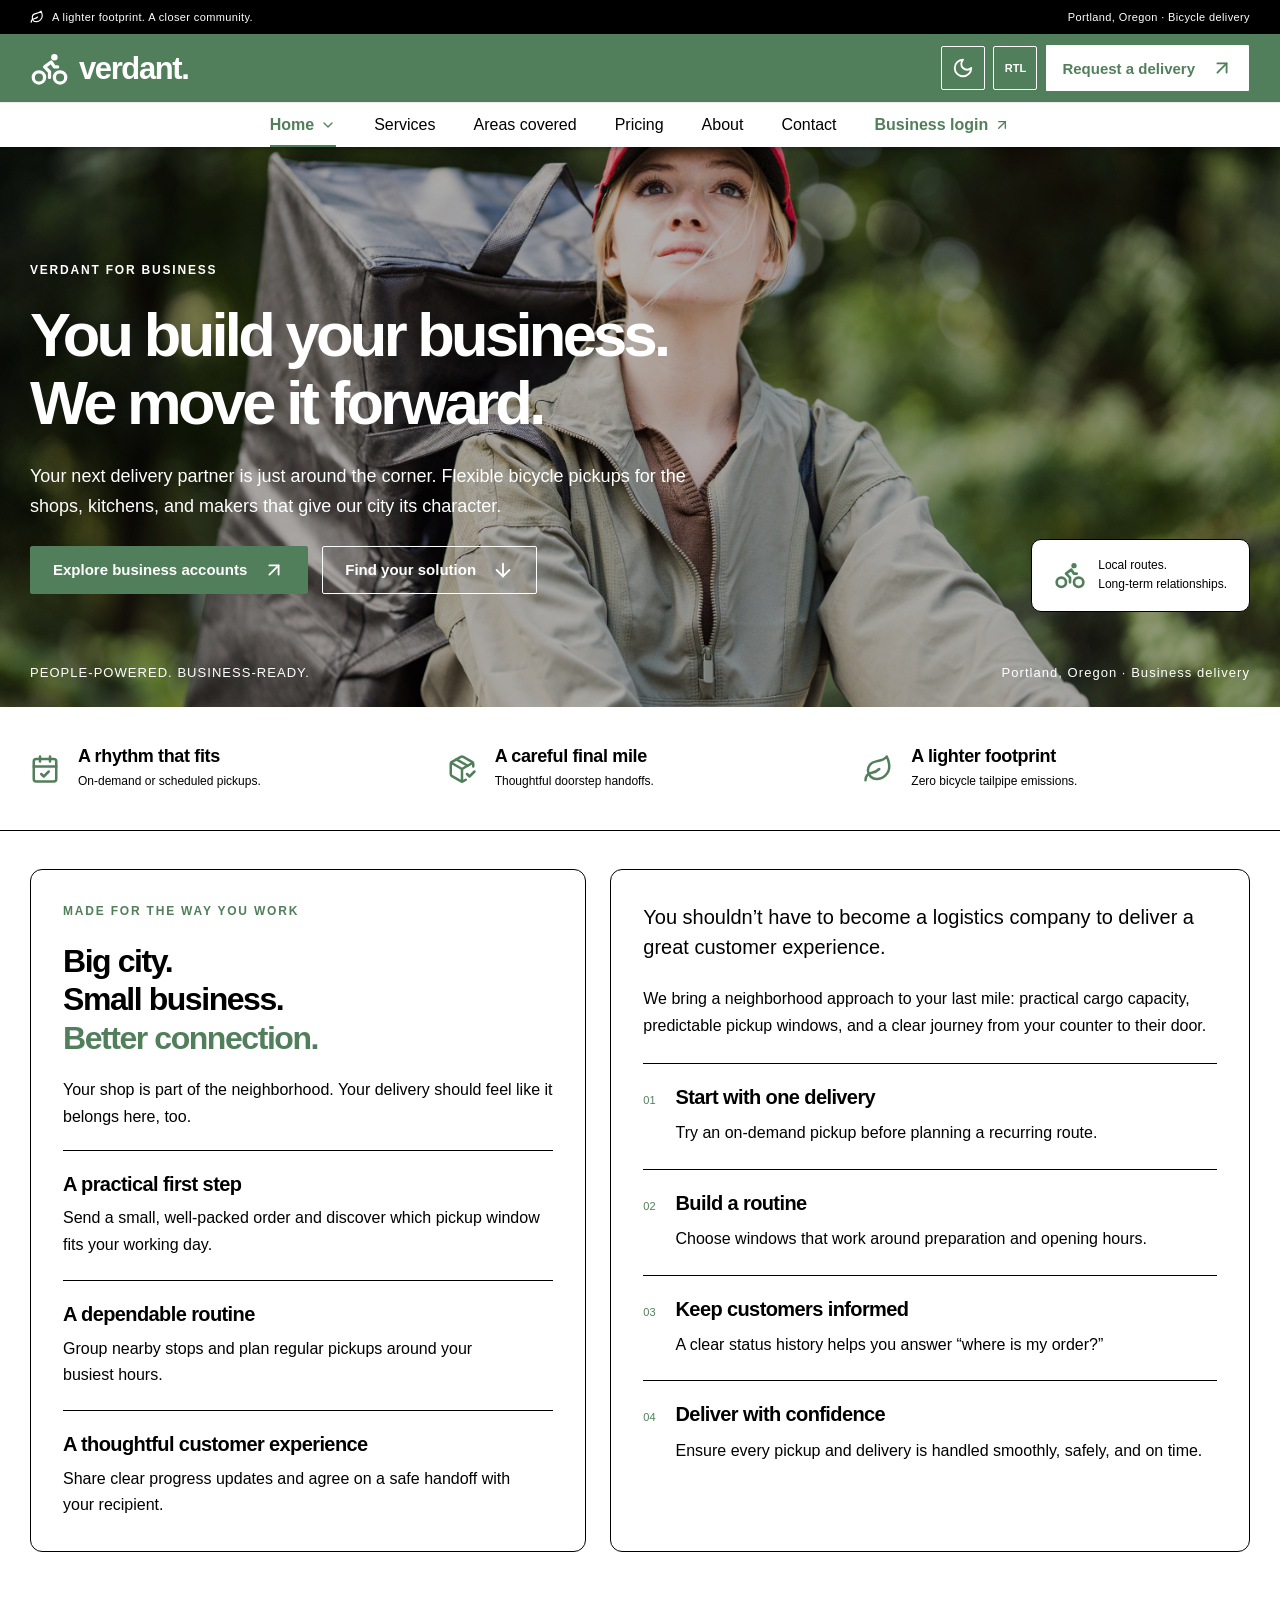
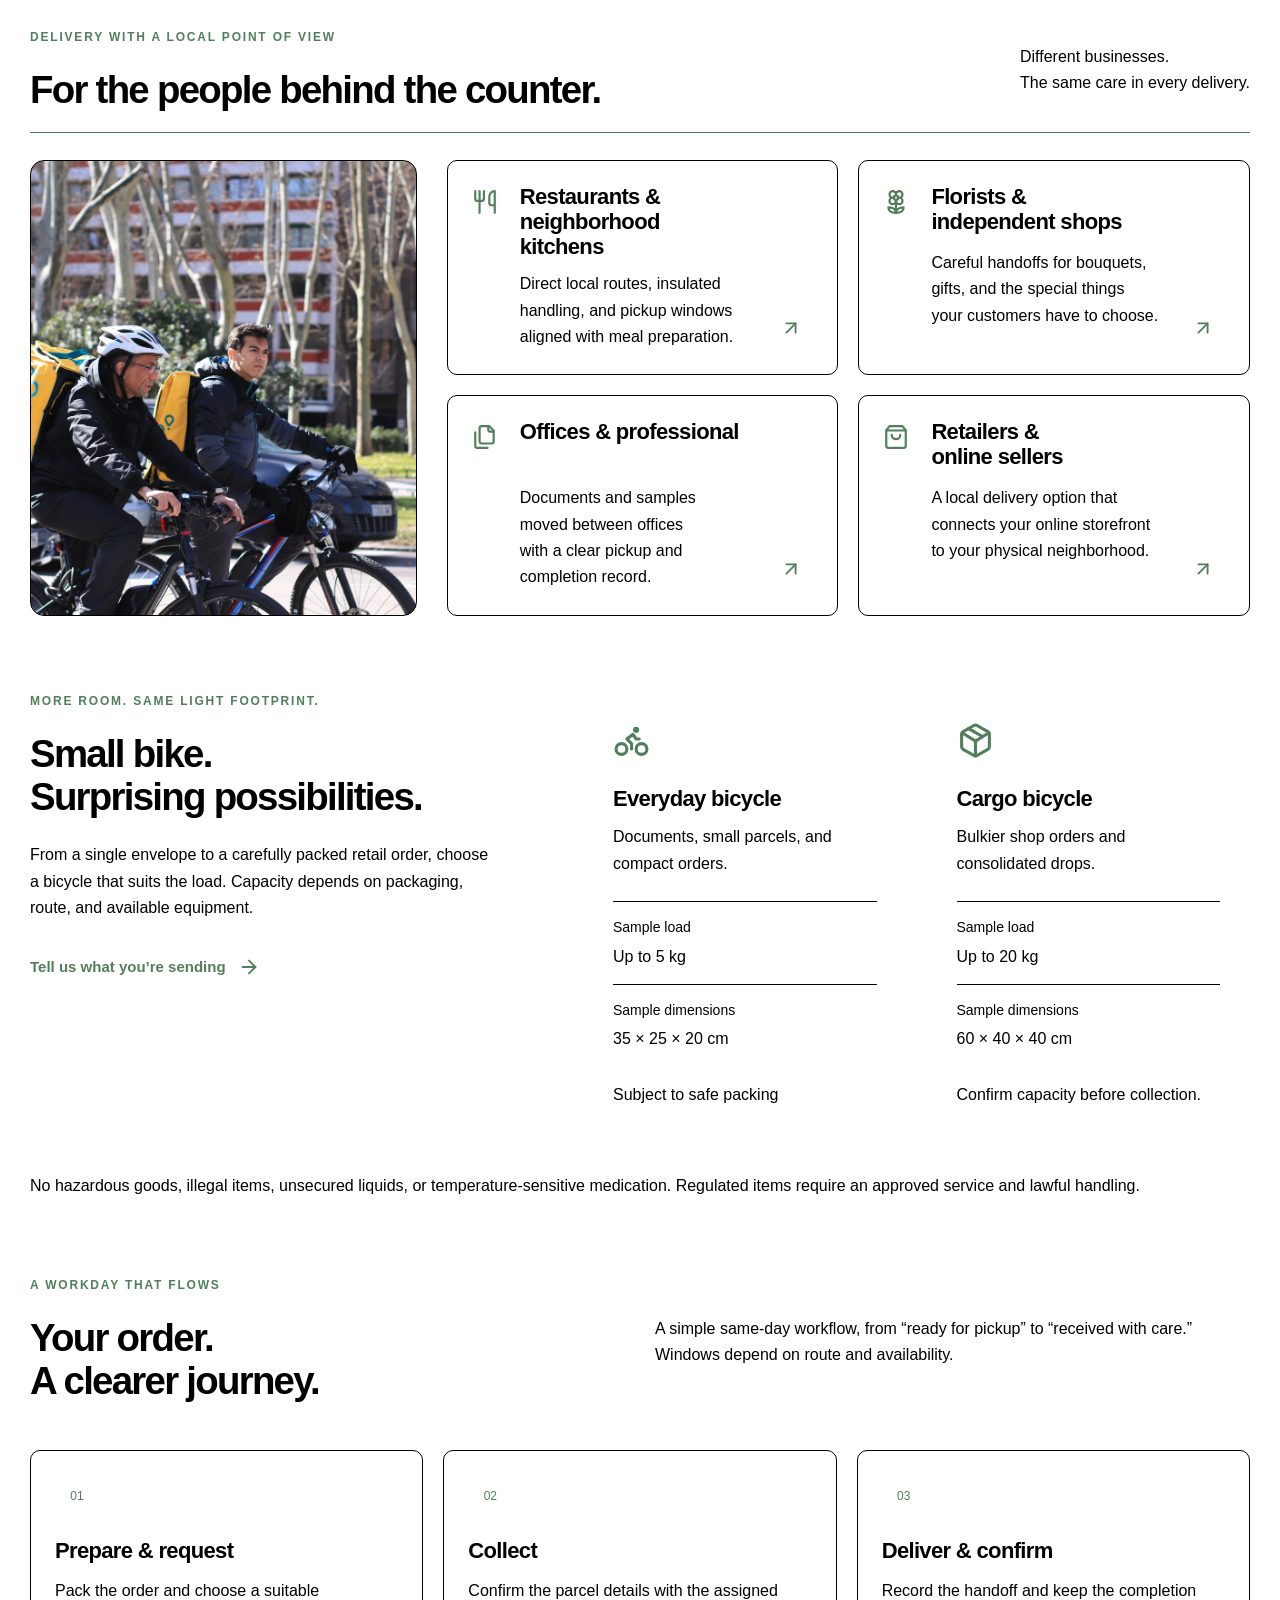
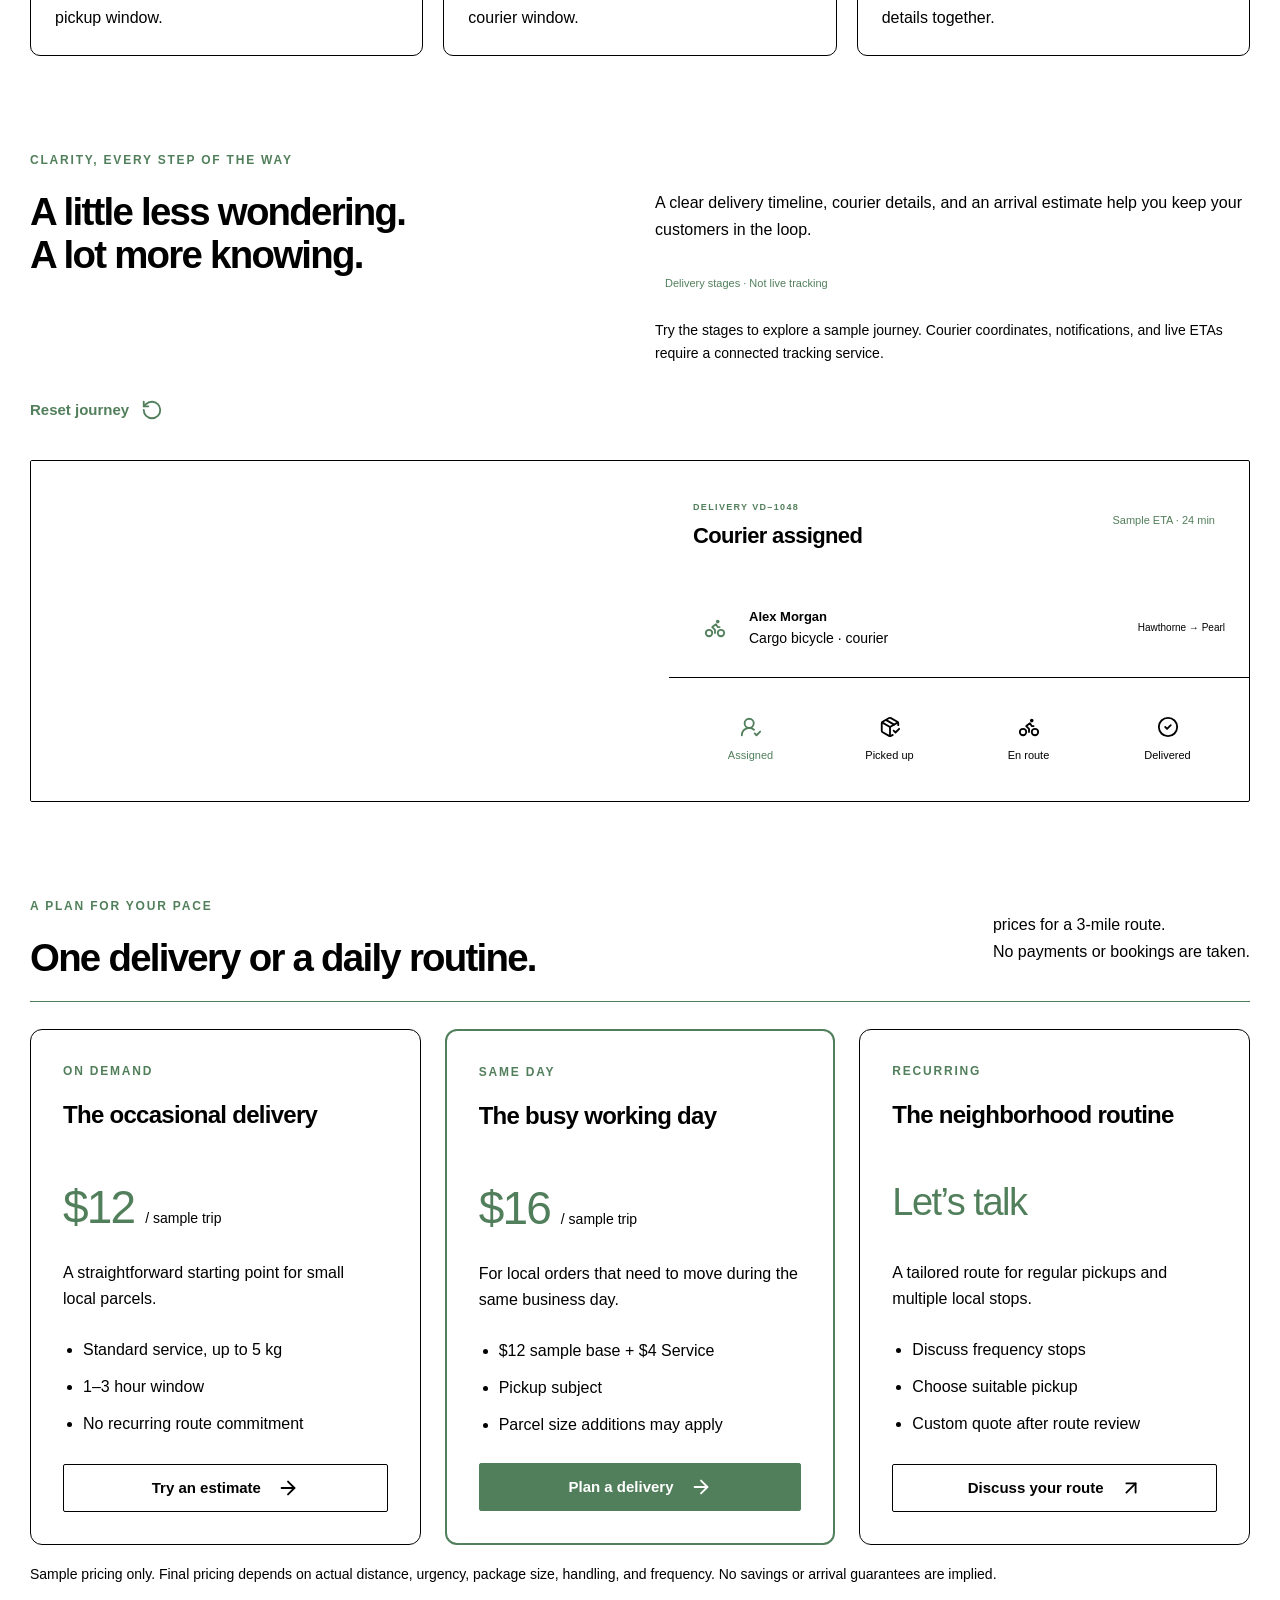
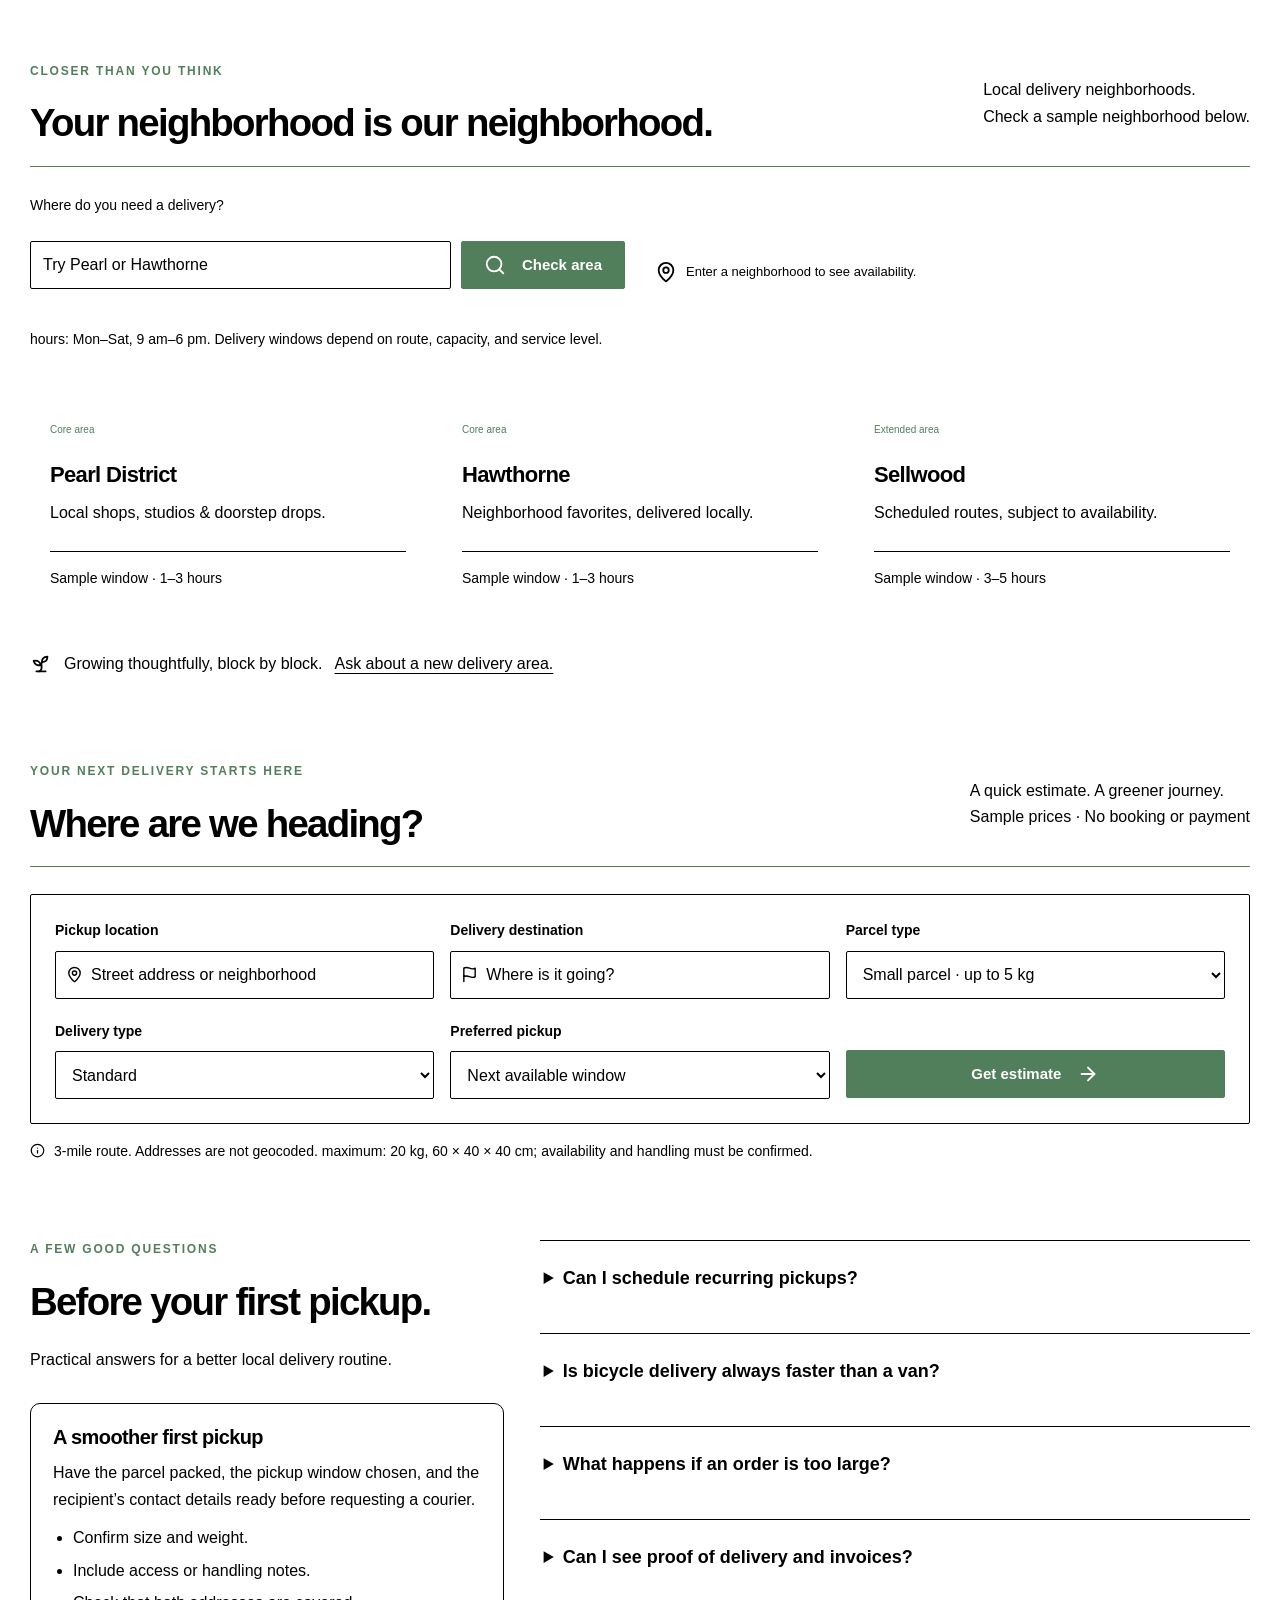
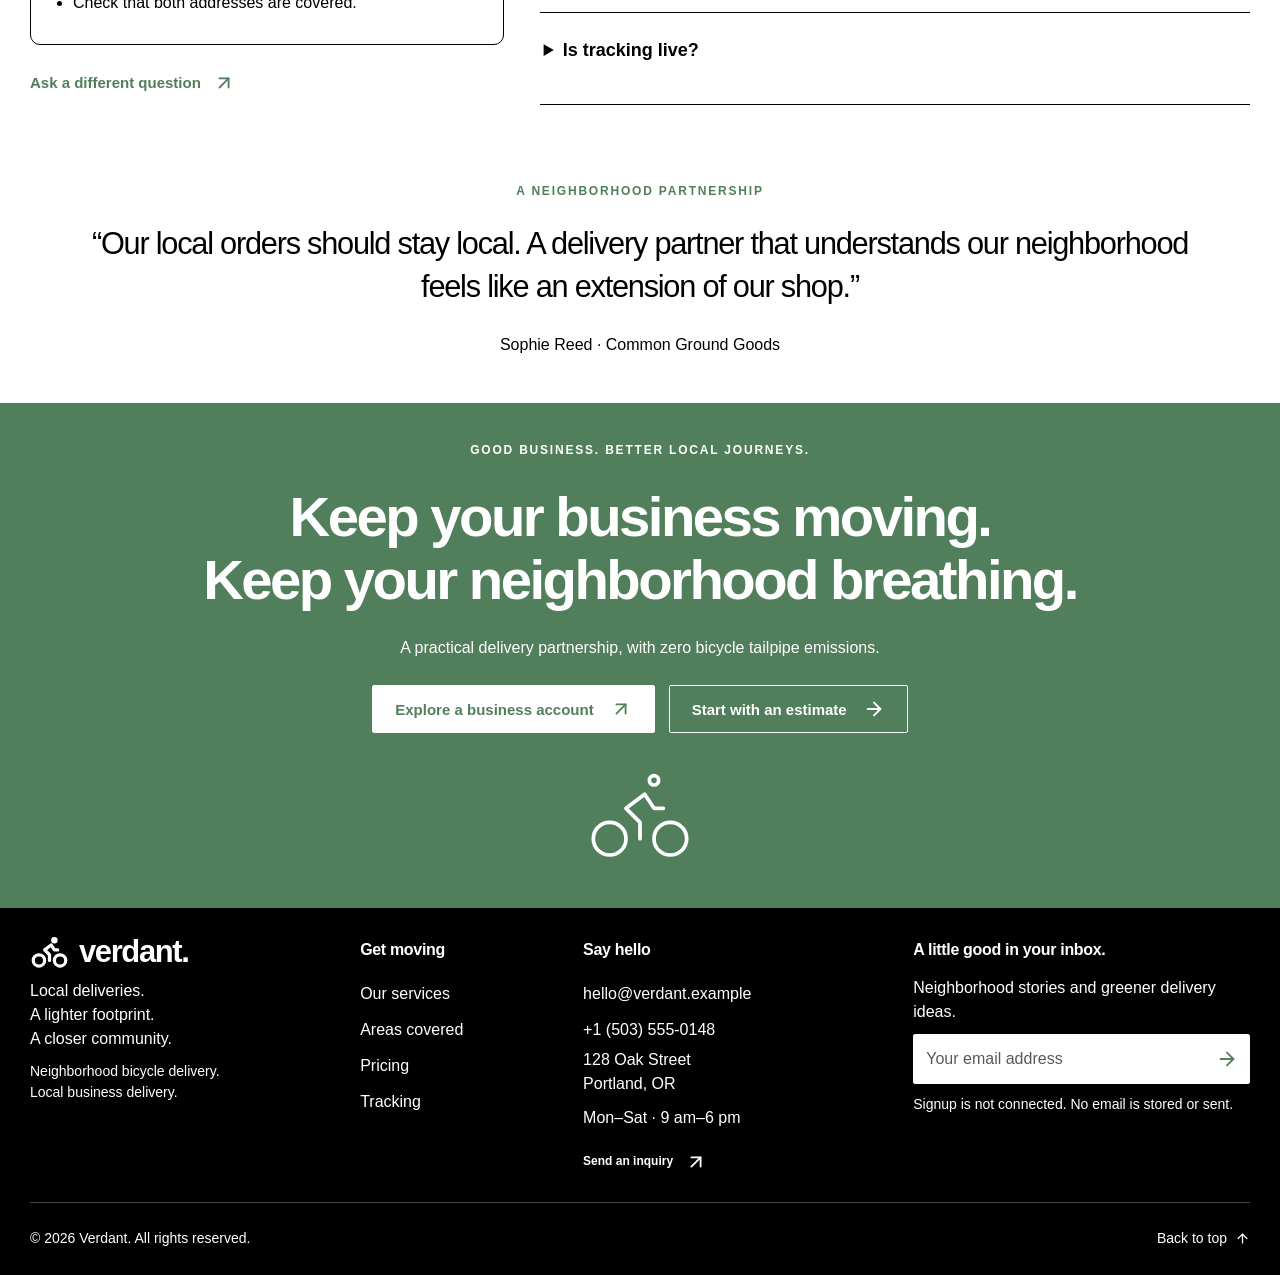
<file: home-2.html>
<!DOCTYPE html>
<html lang="en" dir="ltr"><head><meta charset="utf-8"><meta name="viewport" content="width=device-width,initial-scale=1"><title>Verdant for Business | Neighborhood Delivery, Built Around You.</title><meta name="description" content="A Portland bicycle courier for local businesses. Explore cargo capacity, flexible pickups, sample pricing and business delivery solutions."><meta name="theme-color" content="#527f5b"><meta property="og:title" content="Verdant for Business — Keep your neighborhood moving."><meta property="og:description" content="Fast local bicycle delivery, with a lighter footprint. Explore business delivery in our Home Page 2 preview."><meta property="og:type" content="website"><meta property="og:url" content="https://verdant-bicycle-courier.ezhil3013.chatgpt.site/home-2.html"><meta property="og:image" content="https://verdant-bicycle-courier.ezhil3013.chatgpt.site/assets/images/business-hero.jpg"><link rel="canonical" href="https://verdant-bicycle-courier.ezhil3013.chatgpt.site/home-2.html"><link rel="icon" href="assets/favicon.svg" type="image/svg+xml"><link rel="stylesheet" href="assets/vendor/bootstrap.min.css"><link rel="stylesheet" href="assets/css/style.css"><link rel="stylesheet" href="assets/css/rtl.css"><link rel="stylesheet" href="assets/css/home-2.css"><script>try{document.documentElement.dataset.theme=localStorage.getItem('verdant-theme')||(matchMedia('(prefers-color-scheme: dark)').matches?'dark':'light');document.documentElement.dir=localStorage.getItem('verdant-dir')||'ltr'}catch(e){}</script><script defer src="assets/vendor/lucide.min.js"></script><script defer src="assets/js/main-content-balanced.js"></script><script type="application/ld+json">{"@context":"https://schema.org","@type":"WebPage","name":"Verdant business delivery — demonstration","description":"Home Page 2 of a local bicycle courier template; no live bookings or business claims.","url":"https://verdant-bicycle-courier.ezhil3013.chatgpt.site/home-2.html"}</script><link rel="stylesheet" href="assets/css/review-fixes.css"><link rel="stylesheet" href="assets/css/theme-content-balanced.css"><link rel="stylesheet" href="assets/css/section-alignment-fixes.css"><link rel="stylesheet" href="assets/css/coverage-text-aligned.css"><link rel="stylesheet" href="assets/css/heading-images-visible.css"><link rel="stylesheet" href="assets/css/image-box-visibility-fix.css"><link rel="stylesheet" href="assets/css/content-alignment.css"><link rel="stylesheet" href="assets/css/layout-store.css">
<link rel="stylesheet" href="assets/css/presentation-fixes.css"><link rel="stylesheet" href="assets/css/footer-compact.css"><link rel="stylesheet" href="assets/css/peer-alignment.css"><script defer src="assets/js/peer-alignment.js"></script></head><body class="home-two">
<a class="skip-link" href="#main">Skip to content</a>
<div class="announcement"><span><i data-lucide="leaf"></i> A lighter footprint. A closer community.</span><span class="announcement-extra">Portland, Oregon · Bicycle delivery</span></div>
<header class="site-header"><a class="brand" href="#home" aria-label="Verdant home"><span class="brand-icon"><i data-lucide="bike"></i></span>verdant<span class="brand-dot">.</span></a><button class="menu-toggle icon-button" aria-label="Open navigation" aria-controls="navigation" aria-expanded="false"><i data-lucide="menu"></i></button><nav id="navigation" aria-label="Primary navigation"><details class="home-dropdown"><summary class="home-menu-label active">Home <i data-lucide="chevron-down"></i></summary><div class="home-dropdown-panel"><a href="index.html">Home Page 1</a><a href="home-2.html" class="active" aria-current="page">Home Page 2</a></div></details><a href="services.html">Services</a><a href="areas-covered.html">Areas covered</a><a href="#pricing">Pricing</a><a href="about.html">About</a><a href="contact.html">Contact</a><a class="business-login" href="login.html">Business login <i data-lucide="arrow-up-right"></i></a></nav><div class="header-actions"><button id="theme-toggle" class="icon-button" aria-label="Switch to dark mode"><i data-lucide="moon"></i></button><button id="rtl-toggle" class="direction-button" aria-label="Switch to right-to-left layout">RTL</button><a class="button button-primary header-cta" href="request-delivery.html">Request a delivery <i data-lucide="arrow-up-right"></i></a></div></header>
<main id="main"><section class="b2b-hero page-pad" id="home" aria-labelledby="b2b-title"><div class="b2b-overlay"><p class="eyebrow">VERDANT FOR BUSINESS</p><h1 id="b2b-title">You build your business.<br>We move it forward.</h1><p>Your next delivery partner is just around the corner. Flexible bicycle pickups for the shops, kitchens, and makers that give our city its character.</p><div class="button-group"><a class="button button-light"  href="register.html">Explore business accounts <i data-lucide="arrow-up-right"></i></a><a class="button button-on-dark" href="#services">Find your solution <i data-lucide="arrow-down"></i></a></div></div><div class="hero-photo-note"><i data-lucide="bike"></i><span>Local routes.<br>Long-term relationships.</span></div><div class="b2b-hero-bottom"><span>PEOPLE-POWERED. BUSINESS-READY.</span><span>Portland, Oregon · Business delivery</span></div></section>
<section class="business-benefit-bar page-pad" aria-label="Business delivery benefits"><article><i data-lucide="calendar-check"></i><div><h2>A rhythm that fits</h2><p>On-demand or scheduled pickups.</p></div></article><article><i data-lucide="package-check"></i><div><h2>A careful final mile</h2><p>Thoughtful doorstep handoffs.</p></div></article><article><i data-lucide="leaf"></i><div><h2>A lighter footprint</h2><p>Zero bicycle tailpipe emissions.</p></div></article></section>
<section class="b2b-editorial page-pad" id="about"><div><p class="eyebrow">MADE FOR THE WAY YOU WORK</p><h2>Big city.<br>Small business.<br><em>Better connection.</em></h2><p class="editorial-context">Your shop is part of the neighborhood. Your delivery should feel like it belongs here, too.</p><div class="planning-list"><article><h3>A practical first step</h3><p>Send a small, well-packed order and discover which pickup window fits your working day.</p></article><article><h3>A dependable routine</h3><p>Group nearby stops and plan regular pickups around your busiest hours.</p></article><article><h3>A thoughtful customer experience</h3><p>Share clear progress updates and agree on a safe handoff with your recipient.</p></article></div></div><div class="editorial-copy"><p>You shouldn’t have to become a logistics company to deliver a great customer experience.</p><p>We bring a neighborhood approach to your last mile: practical cargo capacity, predictable pickup windows, and a clear journey from your counter to their door.</p><div class="numbered-benefits"><article><span>01</span><div><h3>Start with one delivery</h3><p>Try an on-demand pickup before planning a recurring route.</p></div></article><article><span>02</span><div><h3>Build a routine</h3><p>Choose windows that work around preparation and opening hours.</p></div></article><article><span>03</span><div><h3>Keep customers informed</h3><p>A clear status history helps you answer “where is my order?”</p></div></article> <article><span>04</span><div><h3>Deliver with confidence</h3><p>Ensure every pickup and delivery is handled smoothly, safely, and on time.</p></div></article></div></div></section>
<section class="b2b-industries page-pad" id="services"><div class="section-heading"><div><p class="eyebrow">DELIVERY WITH A LOCAL POINT OF VIEW</p><h2>For the people behind the counter.</h2></div><p>Different businesses.<br>The same care in every delivery.</p></div><div class="industry-layout"><div class="industry-image" role="img" aria-label="Replaceable JPG image placeholder for a local delivery handoff"></div><div class="industry-rows"><article><i data-lucide="utensils"></i><div><h3>Restaurants & neighborhood kitchens</h3><p>Direct local routes, insulated handling, and pickup windows aligned with meal preparation.</p></div><a href="#estimate" aria-label="Estimate restaurant delivery"><i data-lucide="arrow-up-right"></i></a></article><article><i data-lucide="flower-2"></i><div><h3>Florists & independent shops</h3><p>Careful handoffs for bouquets, gifts, and the special things your customers have to choose.</p></div><a href="#estimate" aria-label="Estimate local shop delivery"><i data-lucide="arrow-up-right"></i></a></article><article><i data-lucide="files"></i><div><h3>Offices & professional</h3><p>Documents and samples moved between offices with a clear pickup and completion record.</p></div><a href="#estimate" aria-label="Estimate office delivery"><i data-lucide="arrow-up-right"></i></a></article><article><i data-lucide="shopping-bag"></i><div><h3>Retailers & online sellers</h3><p>A local delivery option that connects your online storefront to your physical neighborhood.</p></div><a href="#estimate" aria-label="Estimate retail delivery"><i data-lucide="arrow-up-right"></i></a></article></div></div></section>
<section class="cargo-section page-pad"><div class="cargo-heading"><p class="eyebrow">MORE ROOM. SAME LIGHT FOOTPRINT.</p><h2>Small bike.<br>Surprising possibilities.</h2><p>From a single envelope to a carefully packed retail order, choose a bicycle that suits the load. Capacity depends on packaging, route, and available equipment. </p><a class="text-link" href="#estimate">Tell us what you’re sending <i data-lucide="arrow-right"></i></a></div><div class="cargo-cards"><article><i data-lucide="bike"></i><h3>Everyday bicycle</h3><p>Documents, small parcels, and compact orders.</p><dl><div><dt>Sample load</dt><dd>Up to 5 kg</dd></div><div><dt>Sample dimensions</dt><dd>35 × 25 × 20 cm</dd></div></dl><span class="small-copy">Subject to safe packing</span></article><article><i data-lucide="package"></i><h3>Cargo bicycle</h3><p>Bulkier shop orders and consolidated drops.</p><dl><div><dt>Sample load</dt><dd>Up to 20 kg</dd></div><div><dt>Sample dimensions</dt><dd>60 × 40 × 40 cm</dd></div></dl><span class="small-copy">Confirm capacity before collection.</span></article></div><p class="cargo-note">No hazardous goods, illegal items, unsecured liquids, or temperature-sensitive medication. Regulated items require an approved service and lawful handling.</p></section>
<section class="route-story page-pad"><div><p class="eyebrow">A WORKDAY THAT FLOWS</p><h2>Your order.<br>A clearer journey.</h2><p>A simple same-day workflow, from “ready for pickup” to “received with care.” Windows depend on route and availability.</p></div><ol><li><span>01</span><div><h3>Prepare & request</h3><p>Pack the order and choose a suitable pickup window.</p></div></li><li><span>02</span><div><h3>Collect</h3><p>Confirm the parcel details with the assigned courier window.</p></div></li><li><span>03</span><div><h3>Deliver & confirm</h3><p>Record the handoff and keep the completion details together.</p></div></li></ol></section>
<section id="tracking" class="tracking-section page-pad"><div class="tracking-copy reveal"><p class="eyebrow">CLARITY, EVERY STEP OF THE WAY</p><h2>A little less wondering.<br>A lot more knowing.</h2><p>A clear delivery timeline, courier details, and an arrival estimate help you keep your customers in the loop.</p><span class="badge-soft">Delivery stages · Not live tracking</span><p class="small-copy">Try the stages to explore a sample journey. Courier coordinates, notifications, and live ETAs require a connected tracking service.</p><button id="tracking-reset" class="text-link">Reset journey <i data-lucide="rotate-ccw"></i></button></div><div class="tracking-panel"><div class="tracking-header"><div><span class="eyebrow">DELIVERY VD–1048</span><h3 id="tracking-status">Courier assigned</h3></div><span class="badge-soft" id="eta">Sample ETA · 24 min</span></div><div class="map-preview" aria-label="Interactive map of Portland, Oregon"><iframe class="tracking-location-map" title="Portland, Oregon delivery area map" src="https://maps.google.com/maps?q=Portland%2C%20Oregon&amp;z=13&amp;output=embed" loading="lazy" referrerpolicy="no-referrer-when-downgrade" allowfullscreen></iframe><svg hidden aria-hidden="true" viewBox="0 0 660 230" role="img" aria-label="Diagram of a sample delivery route"><rect width="660" height="230" fill="var(--map-bg)"/><g stroke="var(--map-street)" stroke-width="15"><path d="M-20 50L680 50M-20 150L680 150M120 -20L120 250M320 -20L320 250M520 -20L520 250M-10 240L570 -20"/></g><g fill="var(--map-park)"><rect x="345" y="72" width="145" height="54" rx="8"/><rect x="140" y="165" width="110" height="46" rx="8"/></g><path d="M120 150H320V50H520" fill="none" stroke="var(--primary)" stroke-width="5" stroke-dasharray="8 5"/><circle cx="120" cy="150" r="10" fill="var(--primary)"/><circle cx="520" cy="50" r="10" fill="var(--primary)"/><circle id="courier-marker" cx="220" cy="150" r="14" fill="var(--accent)" stroke="var(--surface)" stroke-width="4"/></svg><span class="map-label">LOCAL BICYCLE DELIVERY</span></div><div class="courier-info"><span class="courier-avatar"><i data-lucide="bike"></i></span><div><strong>Alex Morgan</strong><span>Cargo bicycle · courier</span></div><span class="small-copy">Hawthorne → Pearl</span></div><div class="tracking-stages" aria-label="Sample delivery stages"><button data-stage="0" class="selected" aria-pressed="true"><i data-lucide="user-round-check"></i><span>Assigned</span></button><button data-stage="1" aria-pressed="false"><i data-lucide="package-check"></i><span>Picked up</span></button><button data-stage="2" aria-pressed="false"><i data-lucide="bike"></i><span>En route</span></button><button data-stage="3" aria-pressed="false"><i data-lucide="circle-check"></i><span>Delivered</span></button></div><p id="tracking-announcement" class="sr-only" role="status" aria-live="polite">Courier assigned.</p></div></section>
<section class="b2b-pricing page-pad" id="pricing"><div class="section-heading"><div><p class="eyebrow">A PLAN FOR YOUR PACE</p><h2>One delivery or a daily routine.</h2></div><p>prices for a 3-mile route.<br>No payments or bookings are taken.</p></div><div class="pricing-grid"><article><p class="eyebrow">ON DEMAND</p><h3>The occasional delivery</h3><div class="price">$12 <span>/ sample trip</span></div><p>A straightforward starting point for small local parcels.</p><ul><li>Standard service, up to 5 kg</li><li>1–3 hour window</li><li>No recurring route commitment</li></ul><a class="button button-outline" href="#estimate">Try an estimate <i data-lucide="arrow-right"></i></a></article><article class="preferred-plan"><p class="eyebrow">SAME DAY</p><h3>The busy working day</h3><div class="price">$16 <span>/ sample trip</span></div><p>For local orders that need to move during the same business day.</p><ul><li>$12 sample base + $4 Service</li><li>Pickup subject</li><li>Parcel size additions may apply</li></ul><a class="button button-primary" href="#estimate">Plan a delivery <i data-lucide="arrow-right"></i></a></article><article><p class="eyebrow">RECURRING</p><h3>The neighborhood routine</h3><div class="price price-custom">Let’s talk</div><p>A tailored route for regular pickups and multiple local stops.</p><ul><li>Discuss frequency stops</li><li>Choose suitable pickup</li><li>Custom quote after route review</li></ul><button class="button button-outline" data-dialog="contact-dialog">Discuss your route <i data-lucide="arrow-up-right"></i></button></article></div><p class="small-copy pricing-note">Sample pricing only. Final pricing depends on actual distance, urgency, package size, handling, and frequency. No savings or arrival guarantees are implied.</p></section><section class="coverage-section page-pad" id="coverage"><div class="section-heading reveal"><div><p class="eyebrow">CLOSER THAN YOU THINK</p><h2>Your neighborhood is our neighborhood.</h2></div><p>Local delivery neighborhoods.<br>Check a sample neighborhood below.</p></div><div class="coverage-layout"><div class="coverage-search"><label for="neighborhood">Where do you need a delivery?</label><form id="coverage-form"><input id="neighborhood" placeholder="Try Pearl or Hawthorne" required maxlength="80"><button class="button button-primary" aria-label="Check sample coverage" type="submit"><i data-lucide="search"></i> Check area</button></form><div id="coverage-result" role="status" aria-live="polite"><i data-lucide="map-pin"></i> Enter a neighborhood to see availability.</div><p class="small-copy">hours: Mon–Sat, 9 am–6 pm. Delivery windows depend on route, capacity, and service level.</p></div><div class="zone-grid"><article><span class="zone-status">Core area</span><h3>Pearl District</h3><p>Local shops, studios & doorstep drops.</p><span>Sample window · 1–3 hours</span></article><article><span class="zone-status">Core area</span><h3>Hawthorne</h3><p>Neighborhood favorites, delivered locally.</p><span>Sample window · 1–3 hours</span></article><article><span class="zone-status extended">Extended area</span><h3>Sellwood</h3><p>Scheduled routes, subject to availability.</p><span>Sample window · 3–5 hours</span></article></div></div><p class="coverage-note"><i data-lucide="sprout"></i><span class="coverage-note-copy"><span>Growing thoughtfully, block by block.</span><a href="#contact">Ask about a new delivery area.</a></span></p></section>
<section class="estimator-section page-pad" id="estimate" aria-labelledby="estimate-title"><div class="section-heading"><div><p class="eyebrow">YOUR NEXT DELIVERY STARTS HERE</p><h2 id="estimate-title">Where are we heading?</h2></div><p>A quick estimate. A greener journey.<br><span class="muted">Sample prices · No booking or payment</span></p></div><form id="estimate-form" class="estimate-form" novalidate><div class="field"><label for="pickup">Pickup location</label><div class="input-wrap"><i data-lucide="map-pin"></i><input id="pickup" name="pickup" required maxlength="150" autocomplete="street-address" placeholder="Street address or neighborhood"></div><span class="field-error" id="pickup-error"></span></div><div class="field"><label for="destination">Delivery destination</label><div class="input-wrap"><i data-lucide="flag"></i><input id="destination" name="destination" required maxlength="150" placeholder="Where is it going?"></div><span class="field-error" id="destination-error"></span></div><div class="field"><label for="parcel">Parcel type</label><select id="parcel" name="parcel"><option value="0">Small parcel · up to 5 kg</option><option value="0">Documents</option><option value="3">Food / insulated bag</option><option value="6">Cargo parcel · up to 20 kg</option></select></div><div class="field"><label for="delivery-type">Delivery type</label><select id="delivery-type" name="service"><option value="0">Standard</option><option value="4">Same day</option><option value="9">Express</option><option value="2">Scheduled</option></select></div><div class="field"><label for="pickup-time">Preferred pickup</label><select id="pickup-time" name="time"><option>Next available window</option><option>Morning · 9 am–12 pm</option><option>Afternoon · 12–5 pm</option></select></div><button type="submit" class="button button-primary estimate-button">Get estimate <i data-lucide="arrow-right"></i></button><div id="estimate-result" class="form-result" role="status" aria-live="polite" hidden></div></form><p class="form-note"><i data-lucide="info"></i> 3-mile route. Addresses are not geocoded. maximum: 20 kg, 60 × 40 × 40 cm; availability and handling must be confirmed.</p></section>
<section class="b2b-faq page-pad"><div><p class="eyebrow">A FEW GOOD QUESTIONS</p><h2>Before your first pickup.</h2><p>Practical answers for a better local delivery routine.</p><div class="pickup-help"><h3>A smoother first pickup</h3><p>Have the parcel packed, the pickup window chosen, and the recipient’s contact details ready before requesting a courier.</p><ul><li>Confirm size and weight.</li><li>Include access or handling notes.</li><li>Check that both addresses are covered.</li></ul></div><button class="text-link" data-dialog="contact-dialog">Ask a different question <i data-lucide="arrow-up-right"></i></button></div><div class="faq-list"><details><summary>Can I schedule recurring pickups?</summary><p>Yes, that is the intended business service. A real operator must confirm your route, frequency, pickup windows, and capacity. Pickups must be confirmed by your delivery operator.</p></details><details><summary>Is bicycle delivery always faster than a van?</summary><p>No. Bicycles can be practical for dense urban routes, but timing depends on distance, traffic, weather, loading, and availability. We do not promise a fixed speed advantage.</p></details><details><summary>What happens if an order is too large?</summary><p>Use the sample cargo limits as a planning guide. The operator should review unusual loads before accepting them; an alternative transport provider may be required.</p></details><details><summary>Can I see proof of delivery and invoices?</summary><p>The planned business dashboard includes completion details, history, and billing views. These pages and a secure backend follow the homepage review; they are not connected here.</p></details><details><summary>Is tracking live?</summary><p>No. It shows manually selected stages. Live coordinates, dispatch, ETA updates, and notifications require a tracking API.</p></details></div></section>
<section class="b2b-quote page-pad"><p class="eyebrow">A NEIGHBORHOOD PARTNERSHIP</p><blockquote>“Our local orders should stay local. A delivery partner that understands our neighborhood feels like an extension of our shop.”</blockquote><p>Sophie Reed · Common Ground Goods</p></section>
<section class="final-cta page-pad"><p class="eyebrow">GOOD BUSINESS. BETTER LOCAL JOURNEYS.</p><h2>Keep your business moving.<br>Keep your neighborhood breathing.</h2><p>A practical delivery partnership, with zero bicycle tailpipe emissions.</p><div class="button-group"><a class="button button-light"  href="register.html">Explore a business account <i data-lucide="arrow-up-right"></i></a><a class="button button-on-dark" href="#estimate">Start with an estimate <i data-lucide="arrow-right"></i></a></div><i class="cta-bike" data-lucide="bike" aria-hidden="true"></i></section></main><footer class="page-pad" id="contact"><div class="footer-grid"><div><a class="brand" href="#home"><span class="brand-icon"><i data-lucide="bike"></i></span>verdant<span class="brand-dot">.</span></a><p>Local deliveries.<br>A lighter footprint.<br>A closer community.</p><span class="small-copy">Neighborhood bicycle delivery.<br>Local business delivery.</span></div><div><h2>Get moving</h2><a href="services.html">Our services</a><a href="areas-covered.html">Areas covered</a><a href="pricing.html">Pricing</a><a href="#tracking">Tracking</a></div><div><h2>Say hello</h2><a href="mailto:hello@verdant.example">hello@verdant.example</a><a href="tel:+15035550148">+1 (503) 555-0148</a><p>128 Oak Street<br>Portland, OR</p><p>Mon–Sat · 9 am–6 pm</p><button class="text-link" data-dialog="contact-dialog">Send an inquiry <i data-lucide="arrow-up-right"></i></button></div><div class="newsletter"><h2>A little good in your inbox.</h2><p>Neighborhood stories and greener delivery ideas.</p><form id="newsletter-form" novalidate><label class="sr-only" for="newsletter-email">Email address</label><div class="newsletter-input"><input id="newsletter-email" type="email" required placeholder="Your email address" autocomplete="email"><button class="icon-button" aria-label="Try newsletter signup" type="submit"><i data-lucide="arrow-right"></i></button></div><p id="newsletter-result" class="small-copy" role="status" aria-live="polite">Signup is not connected. No email is stored or sent.</p></form></div></div><div class="footer-bottom"><span>© 2026 Verdant. All rights reserved.</span><a href="#home">Back to top <i data-lucide="arrow-up"></i></a></div></footer>

<dialog id="contact-dialog" aria-labelledby="contact-title"><button class="dialog-close icon-button" aria-label="Close dialog"><i data-lucide="x"></i></button><p class="eyebrow">LET’S TALK LOCAL</p><h2 id="contact-title">Send an inquiry</h2><p class="small-copy">No message is sent.</p><form id="contact-form" novalidate><div class="field"><label for="contact-name">Name</label><input id="contact-name" name="name" required autocomplete="name"><span class="field-error"></span></div><div class="field"><label for="contact-email">Email</label><input id="contact-email" name="email" type="email" required autocomplete="email"><span class="field-error"></span></div><div class="field"><label for="contact-message">Message</label><textarea id="contact-message" name="message" required rows="3"></textarea><span class="field-error"></span></div><button class="button button-primary" type="submit">Check inquiry <i data-lucide="arrow-right"></i></button><p id="contact-result" role="status" aria-live="polite"></p></form></dialog>
<script src="assets/js/presentation-alignment.js"></script>
</body></html>
</file>
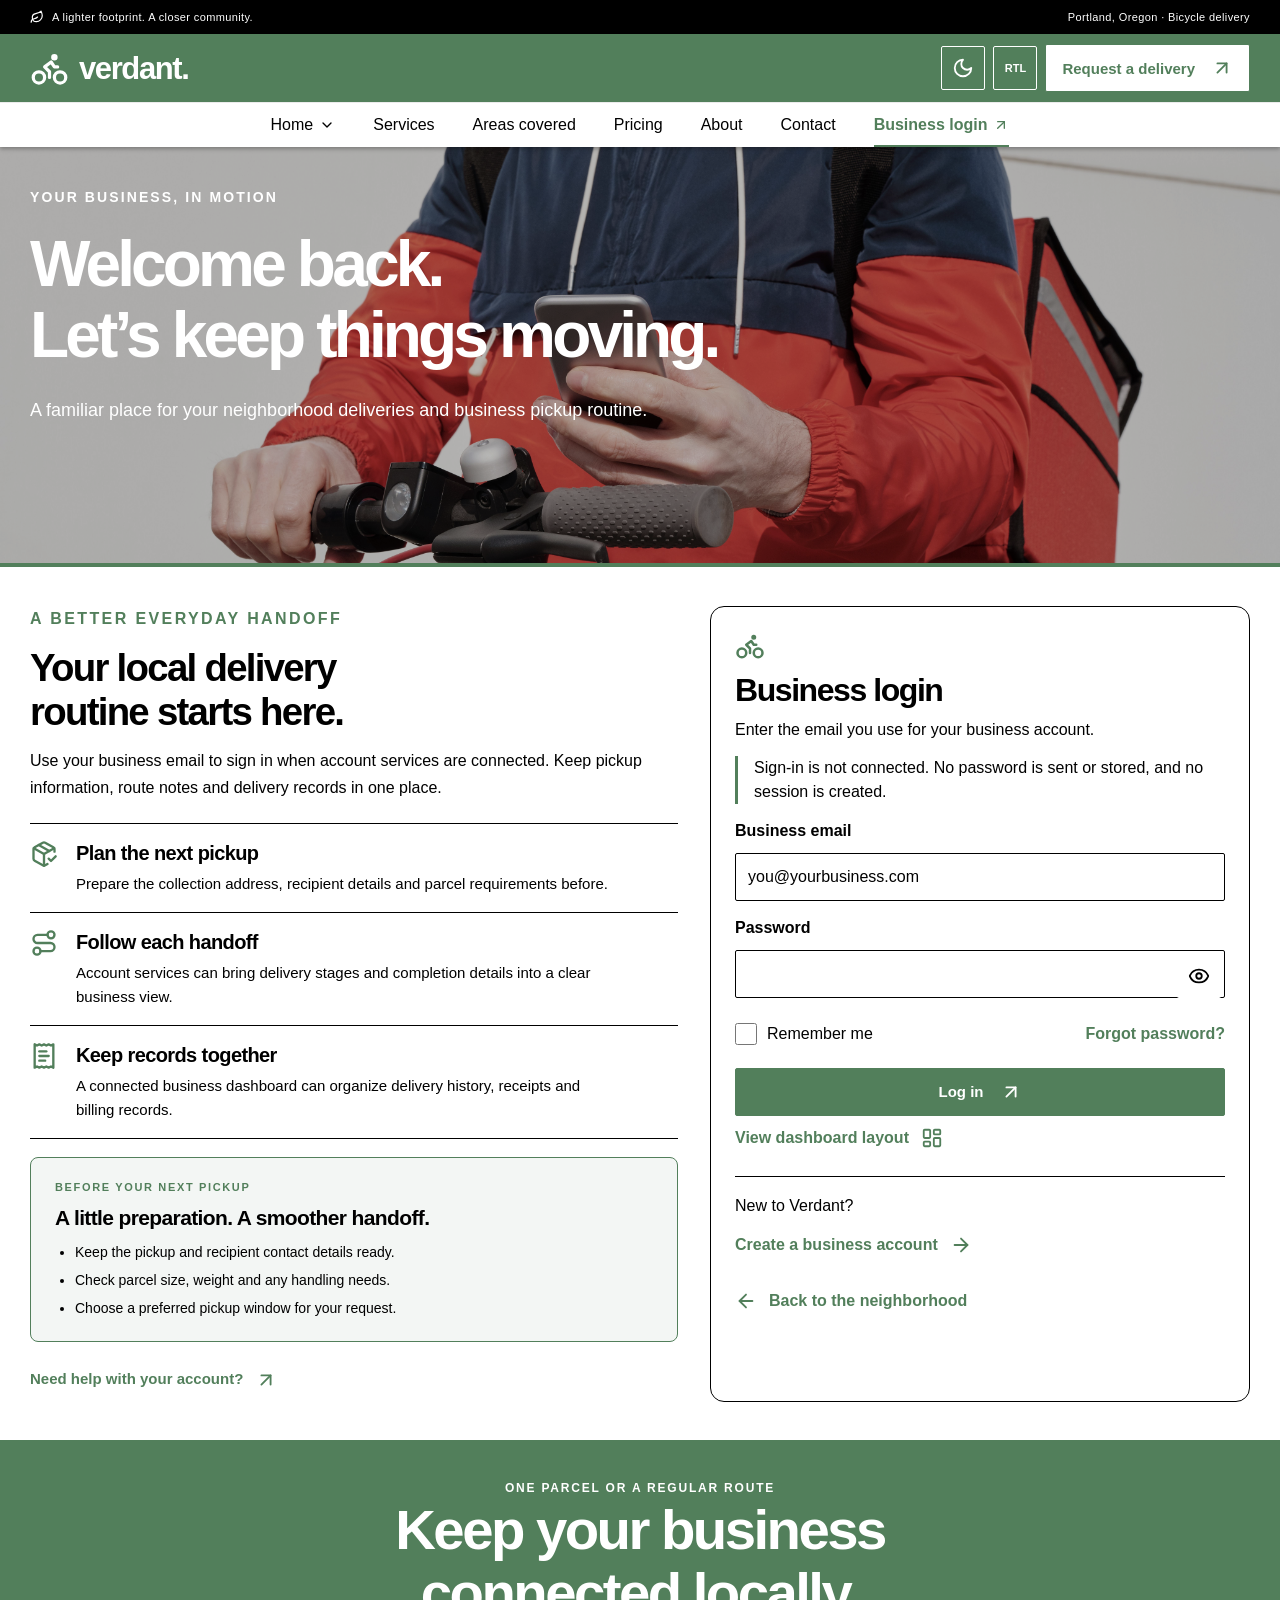
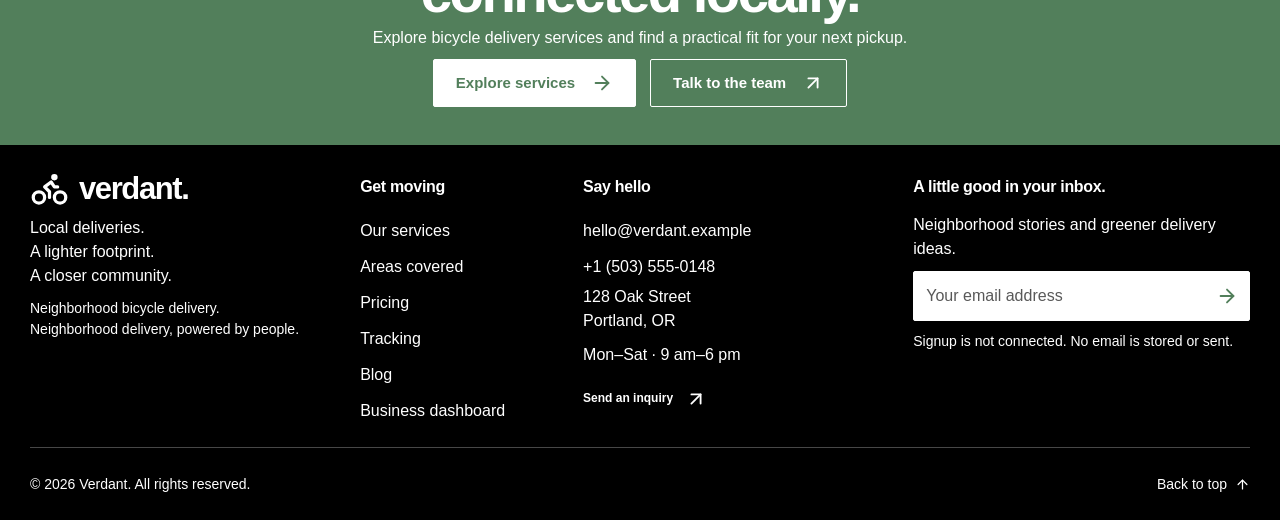
<file: login.html>
<!DOCTYPE html>
<html lang="en" dir="ltr"><head><meta charset="utf-8"><meta name="viewport" content="width=device-width,initial-scale=1"><title>Business Login | Verdant Local Bicycle Delivery</title><meta name="description" content="Access the Verdant business sign-in interface for local bicycle delivery, recurring pickups and delivery records."><meta name="robots" content="noindex,follow"><meta name="theme-color" content="#527f5b"><meta property="og:title" content="Business Login — Verdant"><meta property="og:description" content="Choose a practical local bicycle delivery for your business or neighborhood."><meta property="og:type" content="website"><meta property="og:url" content="https://verdant-bicycle-courier.ezhil3013.chatgpt.site/login.html"><meta property="og:image" content="https://verdant-bicycle-courier.ezhil3013.chatgpt.site/assets/images/login-hero.jpg"><link rel="canonical" href="https://verdant-bicycle-courier.ezhil3013.chatgpt.site/login.html"><link rel="icon" href="assets/favicon.svg" type="image/svg+xml"><link rel="stylesheet" href="assets/vendor/bootstrap.min.css"><link rel="stylesheet" href="assets/css/style.css"><link rel="stylesheet" href="assets/css/rtl.css"><script>try{document.documentElement.dataset.theme=localStorage.getItem('verdant-theme')||(matchMedia('(prefers-color-scheme: dark)').matches?'dark':'light');document.documentElement.dir=localStorage.getItem('verdant-dir')||'ltr'}catch(e){}</script><script defer src="assets/vendor/lucide.min.js"></script><script defer src="assets/js/main-content-balanced.js"></script><script type="application/ld+json">{"@context": "https://schema.org", "@type": "WebPage", "name": "Verdant Business Login", "url": "https://verdant-bicycle-courier.ezhil3013.chatgpt.site/login.html"}</script><link rel="stylesheet" href="assets/css/review-fixes.css"><link rel="stylesheet" href="assets/css/services.css"><link rel="stylesheet" href="assets/css/login.css"><link rel="stylesheet" href="assets/css/theme-content-balanced.css"><script defer src="assets/js/login.js"></script><link rel="stylesheet" href="assets/css/heading-images-visible.css"><link rel="stylesheet" href="assets/css/image-box-visibility-fix.css"><link rel="stylesheet" href="assets/css/content-alignment.css"><link rel="stylesheet" href="assets/css/layout-store.css">
<link rel="stylesheet" href="assets/css/presentation-fixes.css"><link rel="stylesheet" href="assets/css/section-refresh.css"><script defer src="assets/js/section-refresh.js"></script><link rel="stylesheet" href="assets/css/footer-compact.css"></head><body class="login-page">
<a class="skip-link" href="#main">Skip to content</a>
<div class="announcement"><span><i data-lucide="leaf"></i> A lighter footprint. A closer community.</span><span class="announcement-extra">Portland, Oregon · Bicycle delivery</span></div>
<header class="site-header"><a class="brand" href="index.html" aria-label="Verdant home"><span class="brand-icon"><i data-lucide="bike"></i></span>verdant<span class="brand-dot">.</span></a><button class="menu-toggle icon-button" aria-label="Open navigation" aria-controls="navigation" aria-expanded="false"><i data-lucide="menu"></i></button><nav id="navigation" aria-label="Primary navigation"><details class="home-dropdown"><summary class="home-menu-label">Home <i data-lucide="chevron-down"></i></summary><div class="home-dropdown-panel"><a href="index.html">Home Page 1</a><a href="home-2.html">Home Page 2</a></div></details><a href="services.html">Services</a><a href="areas-covered.html">Areas covered</a><a href="pricing.html">Pricing</a><a href="about.html">About</a><a href="contact.html">Contact</a><a class="business-login active" href="login.html" aria-current="page">Business login <i data-lucide="arrow-up-right"></i></a></nav><div class="header-actions"><button id="theme-toggle" class="icon-button" aria-label="Switch to dark mode"><i data-lucide="moon"></i></button><button id="rtl-toggle" class="direction-button" aria-label="Switch to right-to-left layout">RTL</button><a class="button button-primary header-cta" href="request-delivery.html">Request a delivery <i data-lucide="arrow-up-right"></i></a></div></header>
<main id="main"><section class="services-hero page-pad login-hero"><p class="eyebrow">YOUR BUSINESS, IN MOTION</p><h1>Welcome back.<br>Let’s keep things moving.</h1><p>A familiar place for your neighborhood deliveries and business pickup routine.</p></section>
<section class="login-layout page-pad" aria-labelledby="login-heading"><div class="login-context"><p class="eyebrow">A BETTER EVERYDAY HANDOFF</p><h2>Your local delivery<br>routine starts here.</h2><p>Use your business email to sign in when account services are connected. Keep pickup information, route notes and delivery records in one place.</p><div class="login-benefits"><article><i data-lucide="package-check"></i><div><h3>Plan the next pickup</h3><p>Prepare the collection address, recipient details and parcel requirements before.</p></div></article><article><i data-lucide="route"></i><div><h3>Follow each handoff</h3><p>Account services can bring delivery stages and completion details into a clear business view.</p></div></article><article><i data-lucide="receipt-text"></i><div><h3>Keep records together</h3><p>A connected business dashboard can organize delivery history, receipts and billing records.</p></div></article></div><a class="text-link" href="contact.html">Need help with your account? <i data-lucide="arrow-up-right"></i></a></div>
<div class="login-panel"><i data-lucide="bike" class="login-mark"></i><h2 id="login-heading">Business login</h2><p>Enter the email you use for your business account.</p><p id="login-connection-note" class="auth-notice">Sign-in is not connected. No password is sent or stored, and no session is created.</p><!-- TODO: connect authentication through a secure server/provider before enabling sign-in. --><form id="business-login-form" novalidate aria-describedby="login-connection-note"><div id="login-error-summary" class="auth-error-summary" role="alert" hidden></div><div class="field"><label for="business-email">Business email</label><input id="business-email" name="email" type="email" required autocomplete="username" maxlength="254" aria-describedby="business-email-error" placeholder="you@yourbusiness.com"><span id="business-email-error" class="field-error"></span></div><div class="field"><label for="business-password">Password</label><div class="password-control"><input id="business-password" name="password" type="password" required autocomplete="current-password" aria-describedby="business-password-error"><button class="icon-button" id="password-visibility" type="button" aria-label="Show password" aria-pressed="false" aria-controls="business-password"><i data-lucide="eye"></i></button></div><span id="business-password-error" class="field-error"></span></div><div class="login-options"><label class="remember-label" for="remember-business"><input type="checkbox" id="remember-business" name="remember">Remember me</label><button type="button" class="text-link" data-dialog="password-reset-dialog">Forgot password?</button></div><button class="button button-primary login-submit" id="business-login-submit" type="submit">Log in <i data-lucide="arrow-up-right"></i></button><p id="business-login-status" role="status" aria-live="polite"></p></form><a class="text-link" href="dashboard.html">View dashboard layout <i data-lucide="layout-dashboard"></i></a><div class="login-create"><p>New to Verdant?</p><a class="text-link"  href="register.html">Create a business account <i data-lucide="arrow-right"></i></a></div><a class="login-back text-link" href="index.html"><i data-lucide="arrow-left"></i> Back to the neighborhood</a></div></section>
<section class="final-cta page-pad"><p class="eyebrow">ONE PARCEL OR A REGULAR ROUTE</p><h2>Keep your business<br>connected locally.</h2><p>Explore bicycle delivery services and find a practical fit for your next pickup.</p><div class="button-group"><a class="button button-light" href="services.html">Explore services <i data-lucide="arrow-right"></i></a><a class="button button-on-dark" href="contact.html">Talk to the team <i data-lucide="arrow-up-right"></i></a></div></section></main>
<footer class="page-pad" id="contact"><div class="footer-grid"><div><a class="brand" href="index.html"><span class="brand-icon"><i data-lucide="bike"></i></span>verdant<span class="brand-dot">.</span></a><p>Local deliveries.<br>A lighter footprint.<br>A closer community.</p><span class="small-copy">Neighborhood bicycle delivery.<br>Neighborhood delivery, powered by people.</span></div><div><h2>Get moving</h2><a href="services.html">Our services</a><a href="areas-covered.html">Areas covered</a><a href="pricing.html">Pricing</a><a href="index.html#tracking">Tracking</a><a href="blog.html">Blog</a><a href="dashboard.html">Business dashboard</a></div><div><h2>Say hello</h2><a href="mailto:hello@verdant.example">hello@verdant.example</a><a href="tel:+15035550148">+1 (503) 555-0148</a><p>128 Oak Street<br>Portland, OR</p><p>Mon–Sat · 9 am–6 pm</p><button class="text-link" data-dialog="contact-dialog">Send an inquiry <i data-lucide="arrow-up-right"></i></button></div><div class="newsletter"><h2>A little good in your inbox.</h2><p>Neighborhood stories and greener delivery ideas.</p><form id="newsletter-form" novalidate><label class="sr-only" for="newsletter-email">Email address</label><div class="newsletter-input"><input id="newsletter-email" type="email" required placeholder="Your email address" autocomplete="email"><button class="icon-button" aria-label="Try newsletter signup" type="submit"><i data-lucide="arrow-right"></i></button></div><p id="newsletter-result" class="small-copy" role="status" aria-live="polite">Signup is not connected. No email is stored or sent.</p></form></div></div><div class="footer-bottom"><span>© 2026 Verdant. All rights reserved.</span><a href="index.html">Back to top <i data-lucide="arrow-up"></i></a></div></footer>

<dialog id="contact-dialog" aria-labelledby="contact-title"><button class="dialog-close icon-button" aria-label="Close dialog"><i data-lucide="x"></i></button><p class="eyebrow">LET’S TALK LOCAL</p><h2 id="contact-title">Send an inquiry</h2><p class="small-copy">No message is sent.</p><form id="contact-form" novalidate><div class="field"><label for="contact-name">Name</label><input id="contact-name" name="name" required autocomplete="name"><span class="field-error"></span></div><div class="field"><label for="contact-email">Email</label><input id="contact-email" name="email" type="email" required autocomplete="email"><span class="field-error"></span></div><div class="field"><label for="contact-message">Message</label><textarea id="contact-message" name="message" required rows="3"></textarea><span class="field-error"></span></div><button class="button button-primary" type="submit">Check inquiry <i data-lucide="arrow-right"></i></button><p id="contact-result" role="status" aria-live="polite"></p></form></dialog>
<dialog id="password-reset-dialog" aria-labelledby="reset-heading"><button class="dialog-close icon-button" aria-label="Close password reset"><i data-lucide="x"></i></button><p class="eyebrow">ACCOUNT HELP</p><h2 id="reset-heading">Reset your password</h2><p id="reset-note">Password recovery is not connected. No reset email will be sent.</p><form id="password-reset-form" novalidate aria-describedby="reset-note"><div class="field"><label for="reset-email">Business email</label><input id="reset-email" name="email" type="email" required autocomplete="email" maxlength="254" aria-describedby="reset-email-error"><span class="field-error" id="reset-email-error"></span></div><button class="button button-primary" type="submit">Check email <i data-lucide="arrow-right"></i></button><p id="reset-status" role="status" aria-live="polite"></p></form></dialog><script src="assets/js/presentation-alignment.js"></script>
</body></html>
</file>
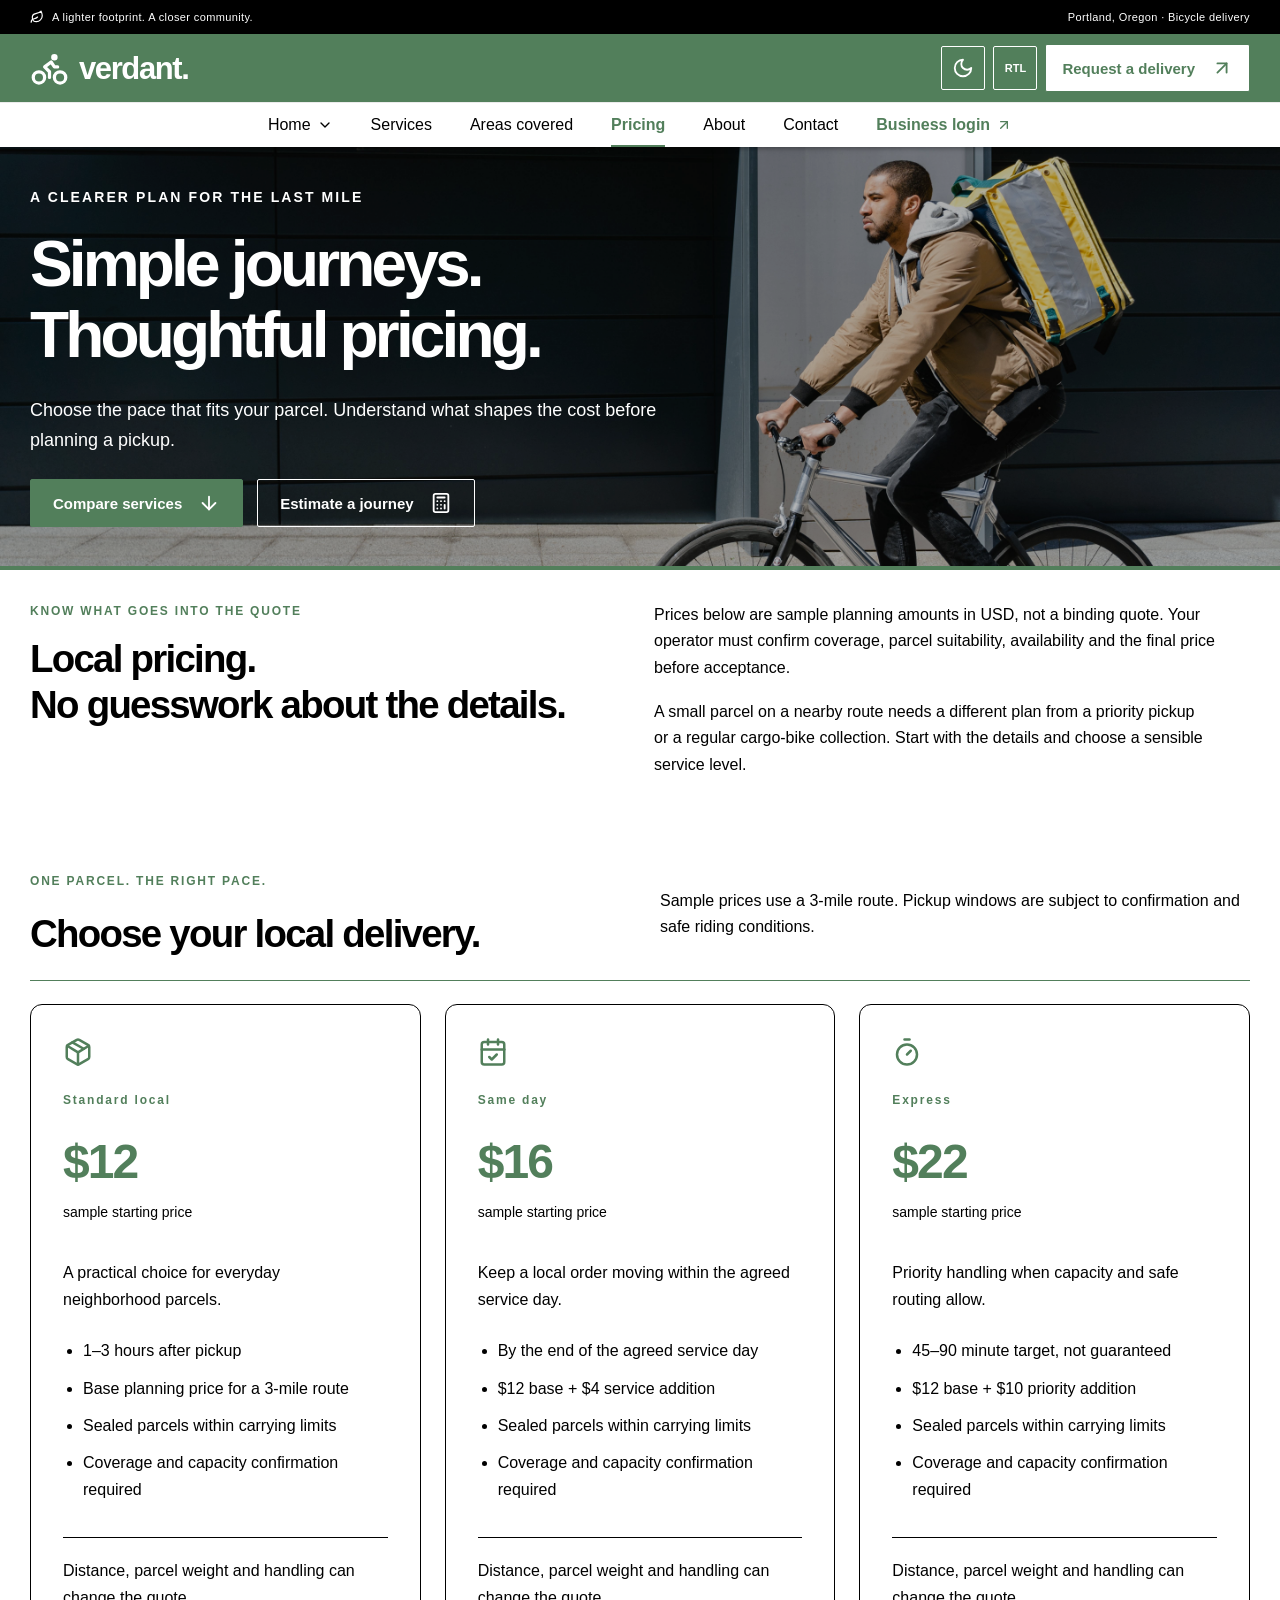
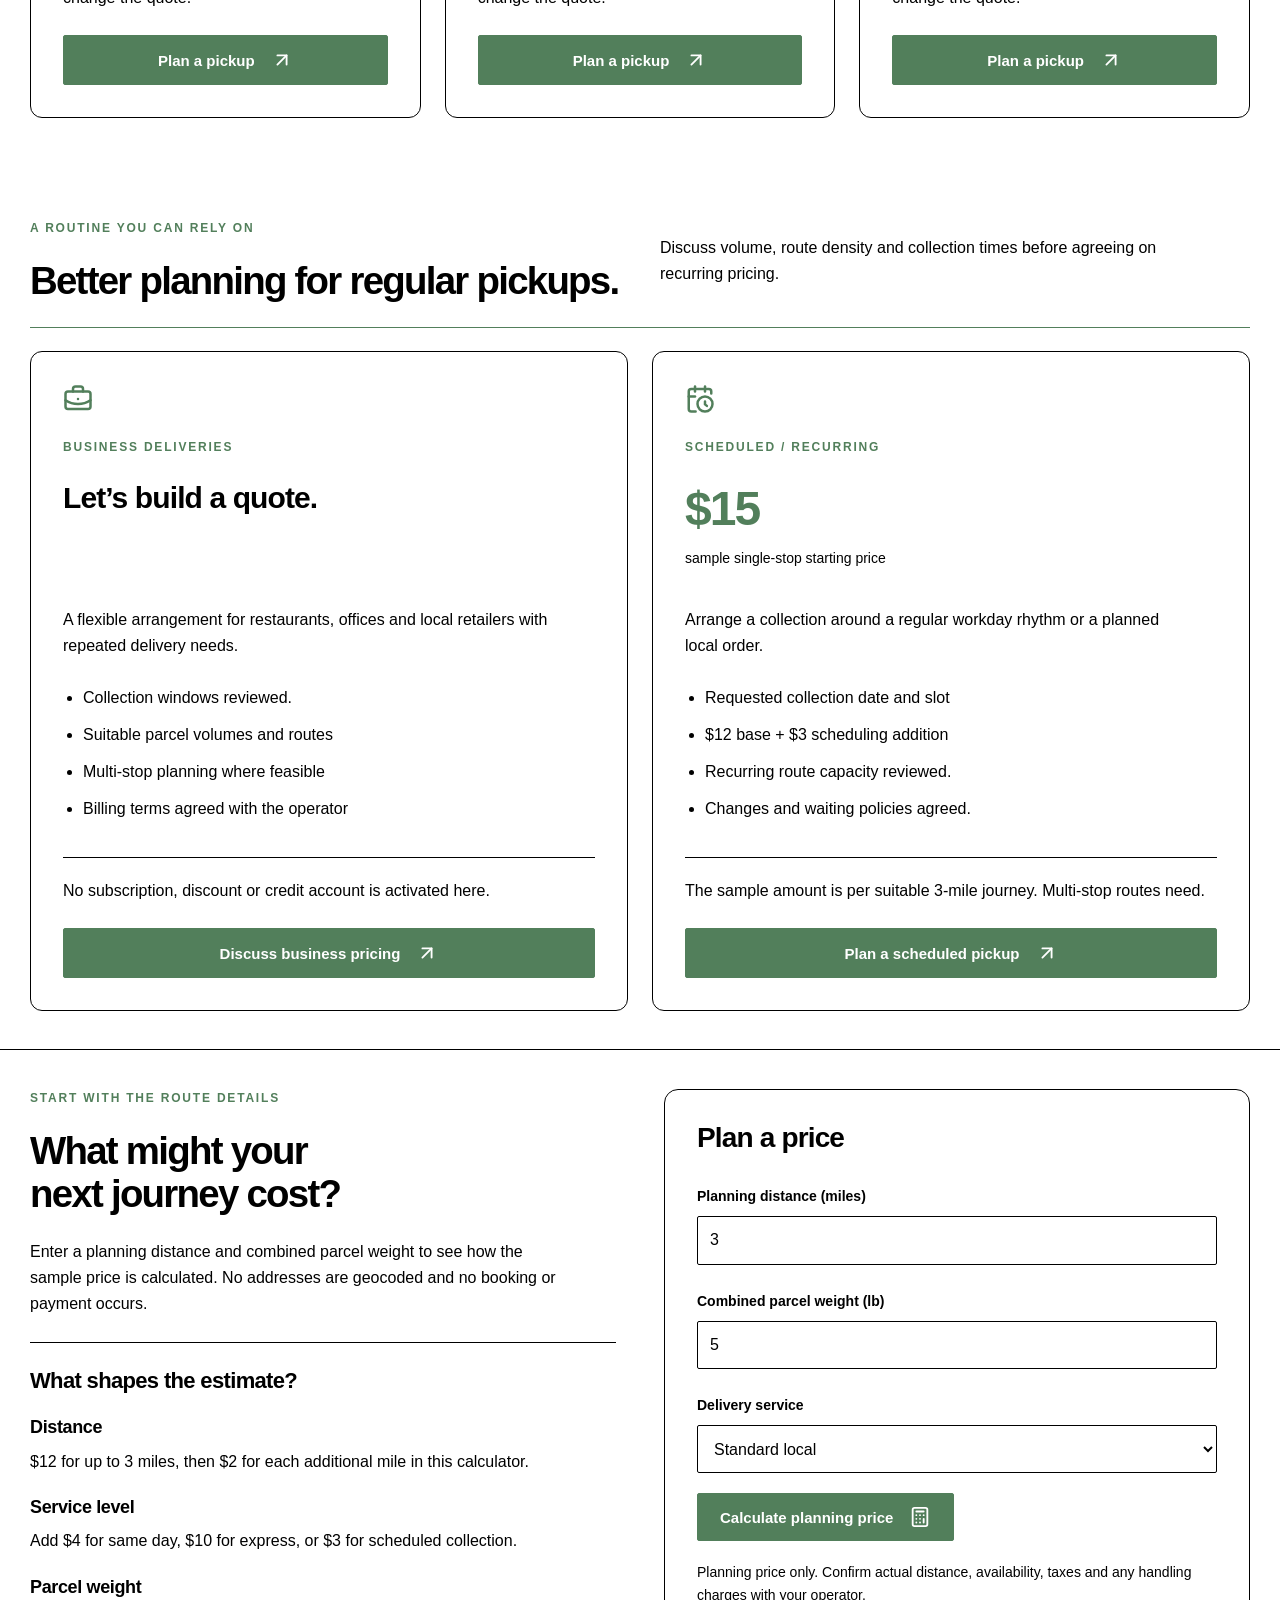
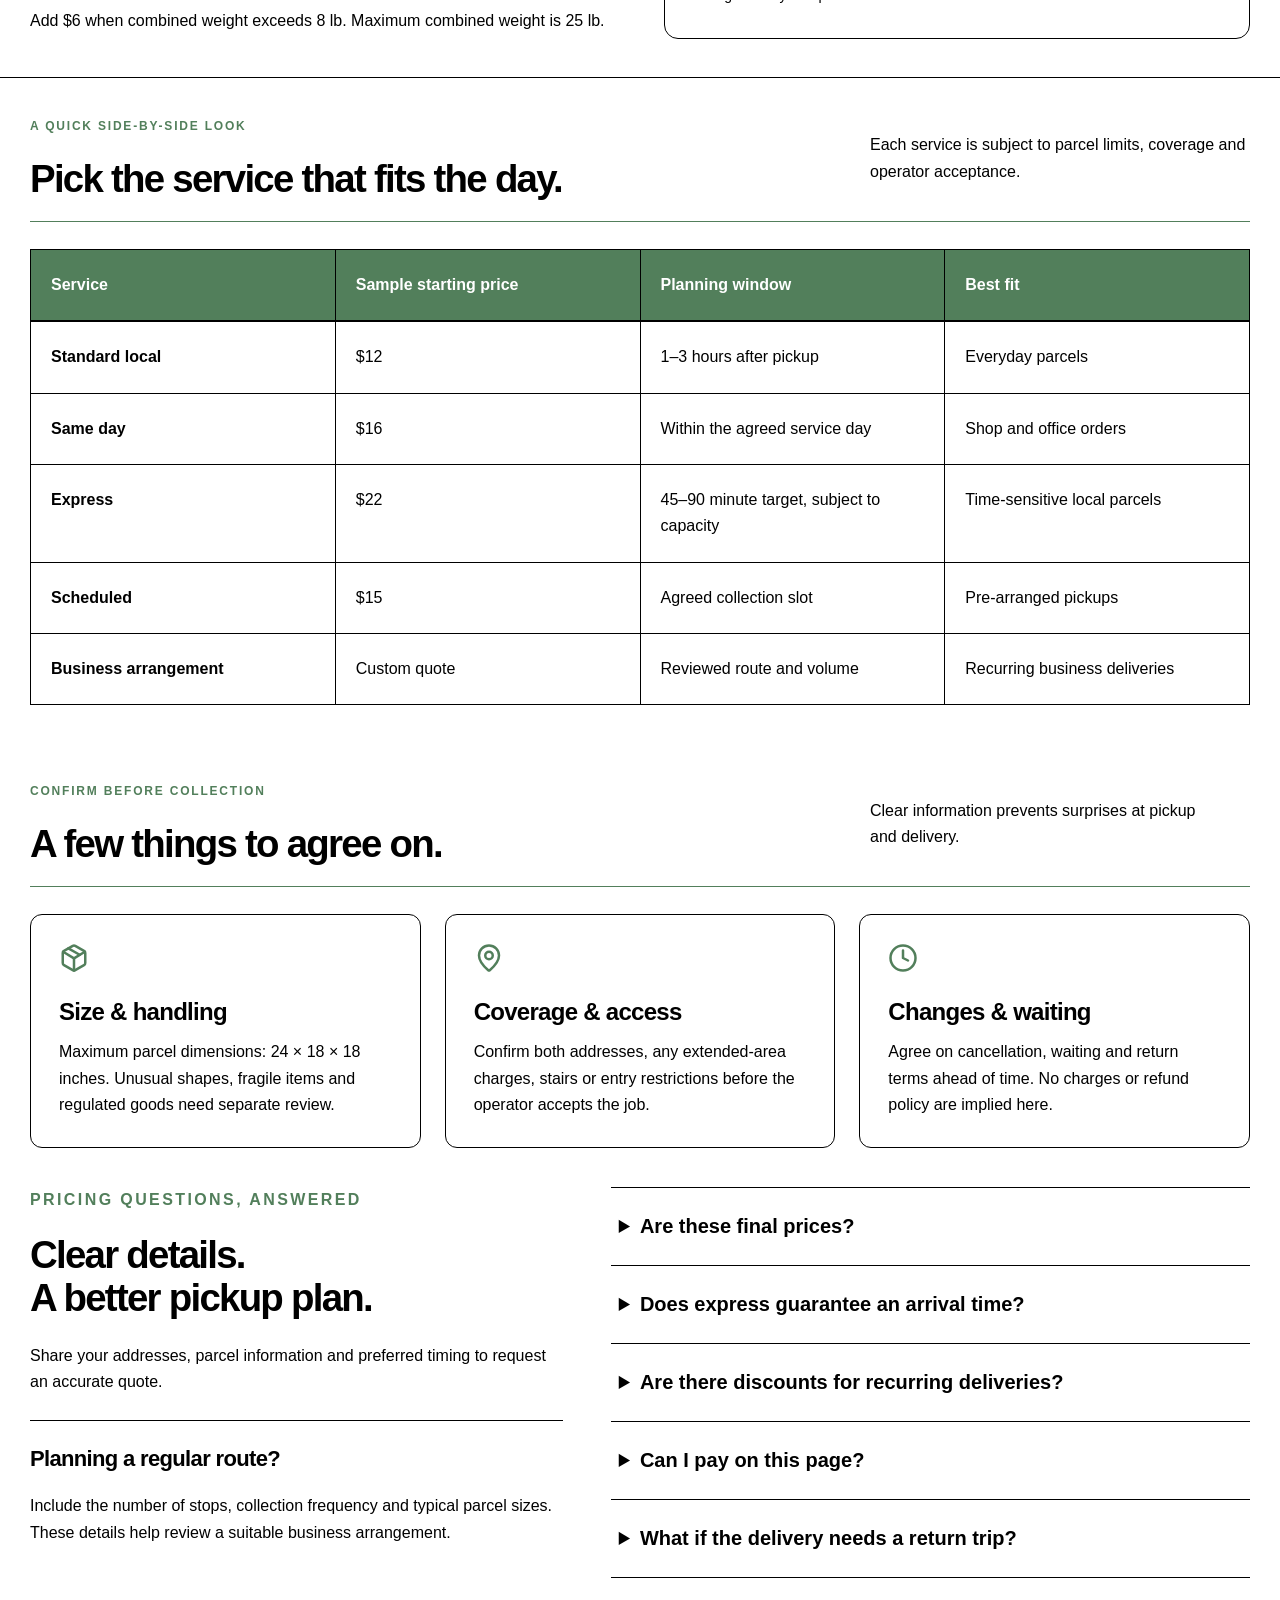
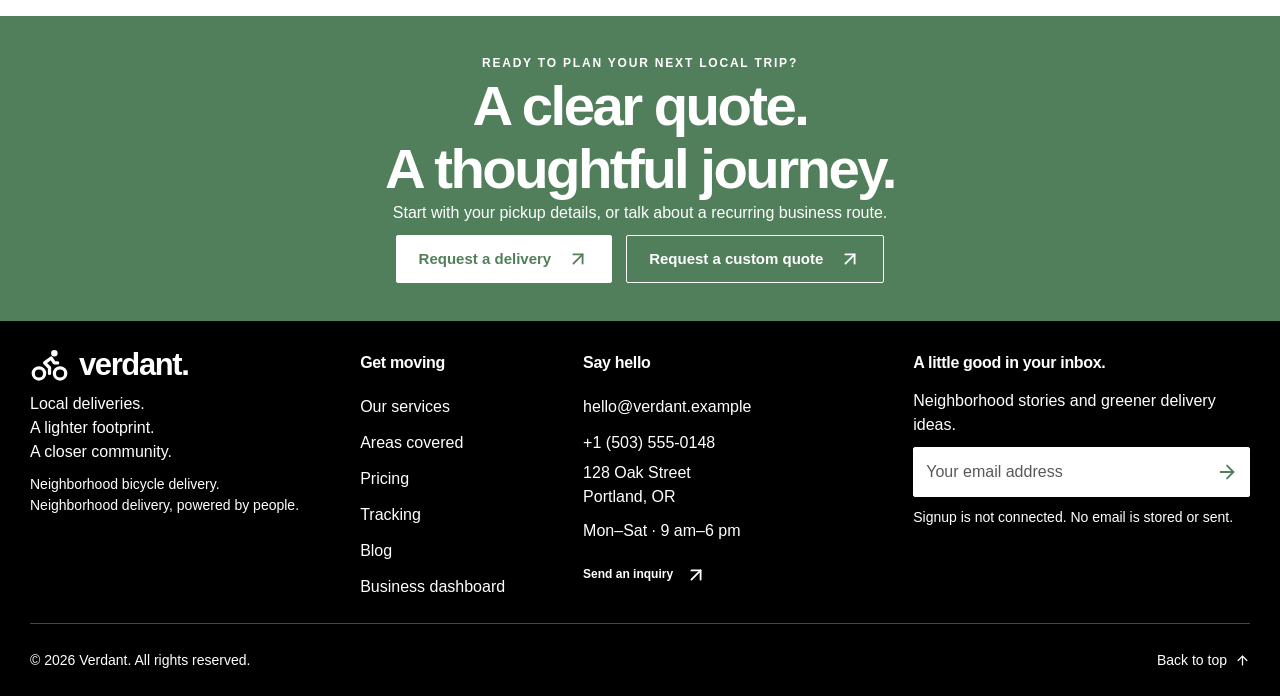
<file: pricing.html>
<!DOCTYPE html>
<html lang="en" dir="ltr"><head><meta charset="utf-8"><meta name="viewport" content="width=device-width,initial-scale=1"><title>Delivery Pricing | Verdant Bicycle Courier</title><meta name="description" content="Review local bicycle courier planning prices, compare standard, same-day and express services, and estimate a suitable parcel journey. Confirm a quote before booking."><meta name="theme-color" content="#527f5b"><meta property="og:title" content="Verdant — Clear local delivery pricing"><meta property="og:description" content="Choose a practical local bicycle delivery for your business or neighborhood."><meta property="og:type" content="website"><meta property="og:url" content="https://verdant-bicycle-courier.ezhil3013.chatgpt.site/pricing.html"><meta property="og:image" content="https://verdant-bicycle-courier.ezhil3013.chatgpt.site/assets/images/pricing-hero.jpg"><link rel="canonical" href="https://verdant-bicycle-courier.ezhil3013.chatgpt.site/pricing.html"><link rel="icon" href="assets/favicon.svg" type="image/svg+xml"><link rel="stylesheet" href="assets/vendor/bootstrap.min.css"><link rel="stylesheet" href="assets/css/style.css"><link rel="stylesheet" href="assets/css/rtl.css"><script>try{document.documentElement.dataset.theme=localStorage.getItem('verdant-theme')||(matchMedia('(prefers-color-scheme: dark)').matches?'dark':'light');document.documentElement.dir=localStorage.getItem('verdant-dir')||'ltr'}catch(e){}</script><script defer src="assets/vendor/lucide.min.js"></script><script defer src="assets/js/main-content-balanced.js"></script><script type="application/ld+json">{"@context": "https://schema.org", "@type": "WebPage", "name": "Verdant delivery pricing", "url": "https://verdant-bicycle-courier.ezhil3013.chatgpt.site/pricing.html"}</script><link rel="stylesheet" href="assets/css/review-fixes.css"><link rel="stylesheet" href="assets/css/services.css"><link rel="stylesheet" href="assets/css/pricing.css"><link rel="stylesheet" href="assets/css/theme-content-balanced.css"><script defer src="assets/js/pricing.js"></script><link rel="stylesheet" href="assets/css/heading-images-visible.css"><link rel="stylesheet" href="assets/css/image-box-visibility-fix.css"><link rel="stylesheet" href="assets/css/content-alignment.css"><link rel="stylesheet" href="assets/css/layout-store.css">
<link rel="stylesheet" href="assets/css/presentation-fixes.css"><link rel="stylesheet" href="assets/css/footer-compact.css"><link rel="stylesheet" href="assets/css/peer-alignment.css"><script defer src="assets/js/peer-alignment.js"></script></head><body class="pricing-page">
<a class="skip-link" href="#main">Skip to content</a>
<div class="announcement"><span><i data-lucide="leaf"></i> A lighter footprint. A closer community.</span><span class="announcement-extra">Portland, Oregon · Bicycle delivery</span></div>
<header class="site-header"><a class="brand" href="index.html" aria-label="Verdant home"><span class="brand-icon"><i data-lucide="bike"></i></span>verdant<span class="brand-dot">.</span></a><button class="menu-toggle icon-button" aria-label="Open navigation" aria-controls="navigation" aria-expanded="false"><i data-lucide="menu"></i></button><nav id="navigation" aria-label="Primary navigation"><details class="home-dropdown"><summary class="home-menu-label">Home <i data-lucide="chevron-down"></i></summary><div class="home-dropdown-panel"><a href="index.html">Home Page 1</a><a href="home-2.html">Home Page 2</a></div></details><a href="services.html">Services</a><a href="areas-covered.html">Areas covered</a><a href="pricing.html" class="active" aria-current="page">Pricing</a><a href="about.html">About</a><a href="contact.html">Contact</a><a class="business-login" href="login.html">Business login <i data-lucide="arrow-up-right"></i></a></nav><div class="header-actions"><button id="theme-toggle" class="icon-button" aria-label="Switch to dark mode"><i data-lucide="moon"></i></button><button id="rtl-toggle" class="direction-button" aria-label="Switch to right-to-left layout">RTL</button><a class="button button-primary header-cta" href="request-delivery.html">Request a delivery <i data-lucide="arrow-up-right"></i></a></div></header>
<main id="main"><section class="services-hero page-pad pricing-hero"><p class="eyebrow">A CLEARER PLAN FOR THE LAST MILE</p><h1>Simple journeys.<br>Thoughtful pricing.</h1><p>Choose the pace that fits your parcel. Understand what shapes the cost before planning a pickup.</p><div class="button-group"><a class="button button-primary" href="#delivery-rates">Compare services <i data-lucide="arrow-down"></i></a><a class="button button-on-dark" href="#price-estimator">Estimate a journey <i data-lucide="calculator"></i></a></div></section>
<section class="pricing-intro page-pad"><div><p class="eyebrow">KNOW WHAT GOES INTO THE QUOTE</p><h2>Local pricing.<br>No guesswork about the details.</h2></div><div><p>Prices below are sample planning amounts in USD, not a binding quote. Your operator must confirm coverage, parcel suitability, availability and the final price before acceptance.</p><p>A small parcel on a nearby route needs a different plan from a priority pickup or a regular cargo-bike collection. Start with the details and choose a sensible service level.</p></div></section>
<section class="rates-section page-pad" id="delivery-rates"><div class="section-heading"><div><p class="eyebrow">ONE PARCEL. THE RIGHT PACE.</p><h2>Choose your local delivery.</h2></div><p>Sample prices use a 3-mile route. Pickup windows are subject to confirmation and safe riding conditions.</p></div><div class="rate-grid"><article class="rate-card"><i data-lucide="package"></i><p class="eyebrow">Standard local</p><h3><span>$12</span> <small>sample starting price</small></h3><p>A practical choice for everyday neighborhood parcels.</p><ul><li>1–3 hours after pickup</li><li>Base planning price for a 3-mile route</li><li>Sealed parcels within carrying limits</li><li>Coverage and capacity confirmation required</li></ul><p class="rate-limit">Distance, parcel weight and handling can change the quote.</p><a class="button button-primary" href="request-delivery.html">Plan a pickup <i data-lucide="arrow-up-right"></i><span class="sr-only"> with standard local</span></a></article><article class="rate-card"><i data-lucide="calendar-check"></i><p class="eyebrow">Same day</p><h3><span>$16</span> <small>sample starting price</small></h3><p>Keep a local order moving within the agreed service day.</p><ul><li>By the end of the agreed service day</li><li>$12 base + $4 service addition</li><li>Sealed parcels within carrying limits</li><li>Coverage and capacity confirmation required</li></ul><p class="rate-limit">Distance, parcel weight and handling can change the quote.</p><a class="button button-primary" href="request-delivery.html">Plan a pickup <i data-lucide="arrow-up-right"></i><span class="sr-only"> with same day</span></a></article><article class="rate-card"><i data-lucide="timer"></i><p class="eyebrow">Express</p><h3><span>$22</span> <small>sample starting price</small></h3><p>Priority handling when capacity and safe routing allow.</p><ul><li>45–90 minute target, not guaranteed</li><li>$12 base + $10 priority addition</li><li>Sealed parcels within carrying limits</li><li>Coverage and capacity confirmation required</li></ul><p class="rate-limit">Distance, parcel weight and handling can change the quote.</p><a class="button button-primary" href="request-delivery.html">Plan a pickup <i data-lucide="arrow-up-right"></i><span class="sr-only"> with express</span></a></article></div></section>
<section class="business-rates page-pad"><div class="section-heading"><div><p class="eyebrow">A ROUTINE YOU CAN RELY ON</p><h2>Better planning for regular pickups.</h2></div><p>Discuss volume, route density and collection times before agreeing on recurring pricing.</p></div><div class="business-rate-grid"><article class="rate-card"><i data-lucide="briefcase-business"></i><p class="eyebrow">BUSINESS DELIVERIES</p><h3>Let’s build a quote.</h3><p>A flexible arrangement for restaurants, offices and local retailers with repeated delivery needs.</p><ul><li>Collection windows reviewed.</li><li>Suitable parcel volumes and routes</li><li>Multi-stop planning where feasible</li><li>Billing terms agreed with the operator</li></ul><p class="rate-limit">No subscription, discount or credit account is activated here.</p><button class="button button-primary" data-dialog="contact-dialog">Discuss business pricing <i data-lucide="arrow-up-right"></i></button></article><article class="rate-card"><i data-lucide="calendar-clock"></i><p class="eyebrow">SCHEDULED / RECURRING</p><h3><span>$15</span> <small>sample single-stop starting price</small></h3><p>Arrange a collection around a regular workday rhythm or a planned local order.</p><ul><li>Requested collection date and slot</li><li>$12 base + $3 scheduling addition</li><li>Recurring route capacity reviewed.</li><li>Changes and waiting policies agreed.</li></ul><p class="rate-limit">The sample amount is per suitable 3-mile journey. Multi-stop routes need.</p><a class="button button-primary" href="request-delivery.html">Plan a scheduled pickup <i data-lucide="arrow-up-right"></i></a></article></div></section>
<section class="pricing-estimator page-pad" id="price-estimator"><div><p class="eyebrow">START WITH THE ROUTE DETAILS</p><h2>What might your<br>next journey cost?</h2><p>Enter a planning distance and combined parcel weight to see how the sample price is calculated. No addresses are geocoded and no booking or payment occurs.</p><div class="column-guidance"><h3>What shapes the estimate?</h3><article><h4>Distance</h4><p>$12 for up to 3 miles, then $2 for each additional mile in this calculator.</p></article><article><h4>Service level</h4><p>Add $4 for same day, $10 for express, or $3 for scheduled collection.</p></article><article><h4>Parcel weight</h4><p>Add $6 when combined weight exceeds 8 lb. Maximum combined weight is 25 lb.</p></article></div></div><form id="price-estimate-form" class="price-estimate-form" novalidate><h3>Plan a price</h3><div class="field"><label for="price-distance">Planning distance (miles)</label><input id="price-distance" type="number" min="0.5" max="12" step="0.1" required value="3" aria-describedby="price-distance-error"><span class="field-error" id="price-distance-error"></span></div><div class="field"><label for="price-weight">Combined parcel weight (lb)</label><input id="price-weight" type="number" min="0.1" max="25" step="0.1" required value="5" aria-describedby="price-weight-error"><span class="field-error" id="price-weight-error"></span></div><div class="field"><label for="price-service">Delivery service</label><select id="price-service"><option value="standard">Standard local</option><option value="same-day">Same day</option><option value="express">Express</option><option value="scheduled">Scheduled</option></select></div><button class="button button-primary" type="submit">Calculate planning price <i data-lucide="calculator"></i></button><div id="price-result" role="status" aria-live="polite" class="price-result" hidden></div><p class="small-copy">Planning price only. Confirm actual distance, availability, taxes and any handling charges with your operator.</p></form></section>
<section class="pricing-comparison page-pad"><div class="section-heading"><div><p class="eyebrow">A QUICK SIDE-BY-SIDE LOOK</p><h2>Pick the service that fits the day.</h2></div><p>Each service is subject to parcel limits, coverage and operator acceptance.</p></div><table class="comparison-table"><caption class="sr-only">Sample delivery service comparison</caption><thead><tr><th scope="col">Service</th><th scope="col">Sample starting price</th><th scope="col">Planning window</th><th scope="col">Best fit</th></tr></thead><tbody><tr><th scope="row">Standard local</th><td data-label="Sample price">$12</td><td data-label="Window">1–3 hours after pickup</td><td data-label="Best fit">Everyday parcels</td></tr><tr><th scope="row">Same day</th><td data-label="Sample price">$16</td><td data-label="Window">Within the agreed service day</td><td data-label="Best fit">Shop and office orders</td></tr><tr><th scope="row">Express</th><td data-label="Sample price">$22</td><td data-label="Window">45–90 minute target, subject to capacity</td><td data-label="Best fit">Time-sensitive local parcels</td></tr><tr><th scope="row">Scheduled</th><td data-label="Sample price">$15</td><td data-label="Window">Agreed collection slot</td><td data-label="Best fit">Pre-arranged pickups</td></tr><tr><th scope="row">Business arrangement</th><td data-label="Sample price">Custom quote</td><td data-label="Window">Reviewed route and volume</td><td data-label="Best fit">Recurring business deliveries</td></tr></tbody></table></section>
<section class="pricing-factors page-pad"><div class="section-heading"><div><p class="eyebrow">CONFIRM BEFORE COLLECTION</p><h2>A few things to agree on.</h2></div><p>Clear information prevents surprises at pickup and delivery.</p></div><div class="price-factor-grid"><article><i data-lucide="package"></i><h3>Size & handling</h3><p>Maximum parcel dimensions: 24 × 18 × 18 inches. Unusual shapes, fragile items and regulated goods need separate review.</p></article><article><i data-lucide="map-pin"></i><h3>Coverage & access</h3><p>Confirm both addresses, any extended-area charges, stairs or entry restrictions before the operator accepts the job.</p></article><article><i data-lucide="clock"></i><h3>Changes & waiting</h3><p>Agree on cancellation, waiting and return terms ahead of time. No charges or refund policy are implied here.</p></article></div></section>
<section class="service-faq page-pad"><div><p class="eyebrow">PRICING QUESTIONS, ANSWERED</p><h2>Clear details.<br>A better pickup plan.</h2><p>Share your addresses, parcel information and preferred timing to request an accurate quote.</p><div class="column-guidance"><h3>Planning a regular route?</h3><p>Include the number of stops, collection frequency and typical parcel sizes. These details help review a suitable business arrangement.</p></div></div><div><details><summary>Are these final prices?</summary><p>No. These are sample planning prices. Your delivery operator must confirm the actual quote, taxes and applicable charges before acceptance.</p></details><details><summary>Does express guarantee an arrival time?</summary><p>No. Priority availability and the window depend on rider capacity, safe routing, weather and recipient access.</p></details><details><summary>Are there discounts for recurring deliveries?</summary><p>Recurring pricing can be discussed based on volume and route density. No discount or business plan is automatically applied.</p></details><details><summary>Can I pay on this page?</summary><p>No. Payment providers are not connected. A secure backend must create a verified quote and payment session before collecting payment.</p></details><details><summary>What if the delivery needs a return trip?</summary><p>Agree on the return process and pricing with your operator before pickup. The planning calculator does not include a return journey.</p></details></div></section>
<section class="final-cta page-pad"><p class="eyebrow">READY TO PLAN YOUR NEXT LOCAL TRIP?</p><h2>A clear quote.<br>A thoughtful journey.</h2><p>Start with your pickup details, or talk about a recurring business route.</p><div class="button-group"><a class="button button-light" href="request-delivery.html">Request a delivery <i data-lucide="arrow-up-right"></i></a><button class="button button-on-dark" data-dialog="contact-dialog">Request a custom quote <i data-lucide="arrow-up-right"></i></button></div></section></main><footer class="page-pad" id="contact"><div class="footer-grid"><div><a class="brand" href="index.html"><span class="brand-icon"><i data-lucide="bike"></i></span>verdant<span class="brand-dot">.</span></a><p>Local deliveries.<br>A lighter footprint.<br>A closer community.</p><span class="small-copy">Neighborhood bicycle delivery.<br>Neighborhood delivery, powered by people.</span></div><div><h2>Get moving</h2><a href="services.html">Our services</a><a href="areas-covered.html">Areas covered</a><a href="pricing.html">Pricing</a><a href="index.html#tracking">Tracking</a><a href="blog.html">Blog</a><a href="dashboard.html">Business dashboard</a></div><div><h2>Say hello</h2><a href="mailto:hello@verdant.example">hello@verdant.example</a><a href="tel:+15035550148">+1 (503) 555-0148</a><p>128 Oak Street<br>Portland, OR</p><p>Mon–Sat · 9 am–6 pm</p><button class="text-link" data-dialog="contact-dialog">Send an inquiry <i data-lucide="arrow-up-right"></i></button></div><div class="newsletter"><h2>A little good in your inbox.</h2><p>Neighborhood stories and greener delivery ideas.</p><form id="newsletter-form" novalidate><label class="sr-only" for="newsletter-email">Email address</label><div class="newsletter-input"><input id="newsletter-email" type="email" required placeholder="Your email address" autocomplete="email"><button class="icon-button" aria-label="Try newsletter signup" type="submit"><i data-lucide="arrow-right"></i></button></div><p id="newsletter-result" class="small-copy" role="status" aria-live="polite">Signup is not connected. No email is stored or sent.</p></form></div></div><div class="footer-bottom"><span>© 2026 Verdant. All rights reserved.</span><a href="index.html">Back to top <i data-lucide="arrow-up"></i></a></div></footer>

<dialog id="contact-dialog" aria-labelledby="contact-title"><button class="dialog-close icon-button" aria-label="Close dialog"><i data-lucide="x"></i></button><p class="eyebrow">LET’S TALK LOCAL</p><h2 id="contact-title">Send an inquiry</h2><p class="small-copy">No message is sent.</p><form id="contact-form" novalidate><div class="field"><label for="contact-name">Name</label><input id="contact-name" name="name" required autocomplete="name"><span class="field-error"></span></div><div class="field"><label for="contact-email">Email</label><input id="contact-email" name="email" type="email" required autocomplete="email"><span class="field-error"></span></div><div class="field"><label for="contact-message">Message</label><textarea id="contact-message" name="message" required rows="3"></textarea><span class="field-error"></span></div><button class="button button-primary" type="submit">Check inquiry <i data-lucide="arrow-right"></i></button><p id="contact-result" role="status" aria-live="polite"></p></form></dialog>
<script src="assets/js/presentation-alignment.js"></script>
</body></html>
</file>
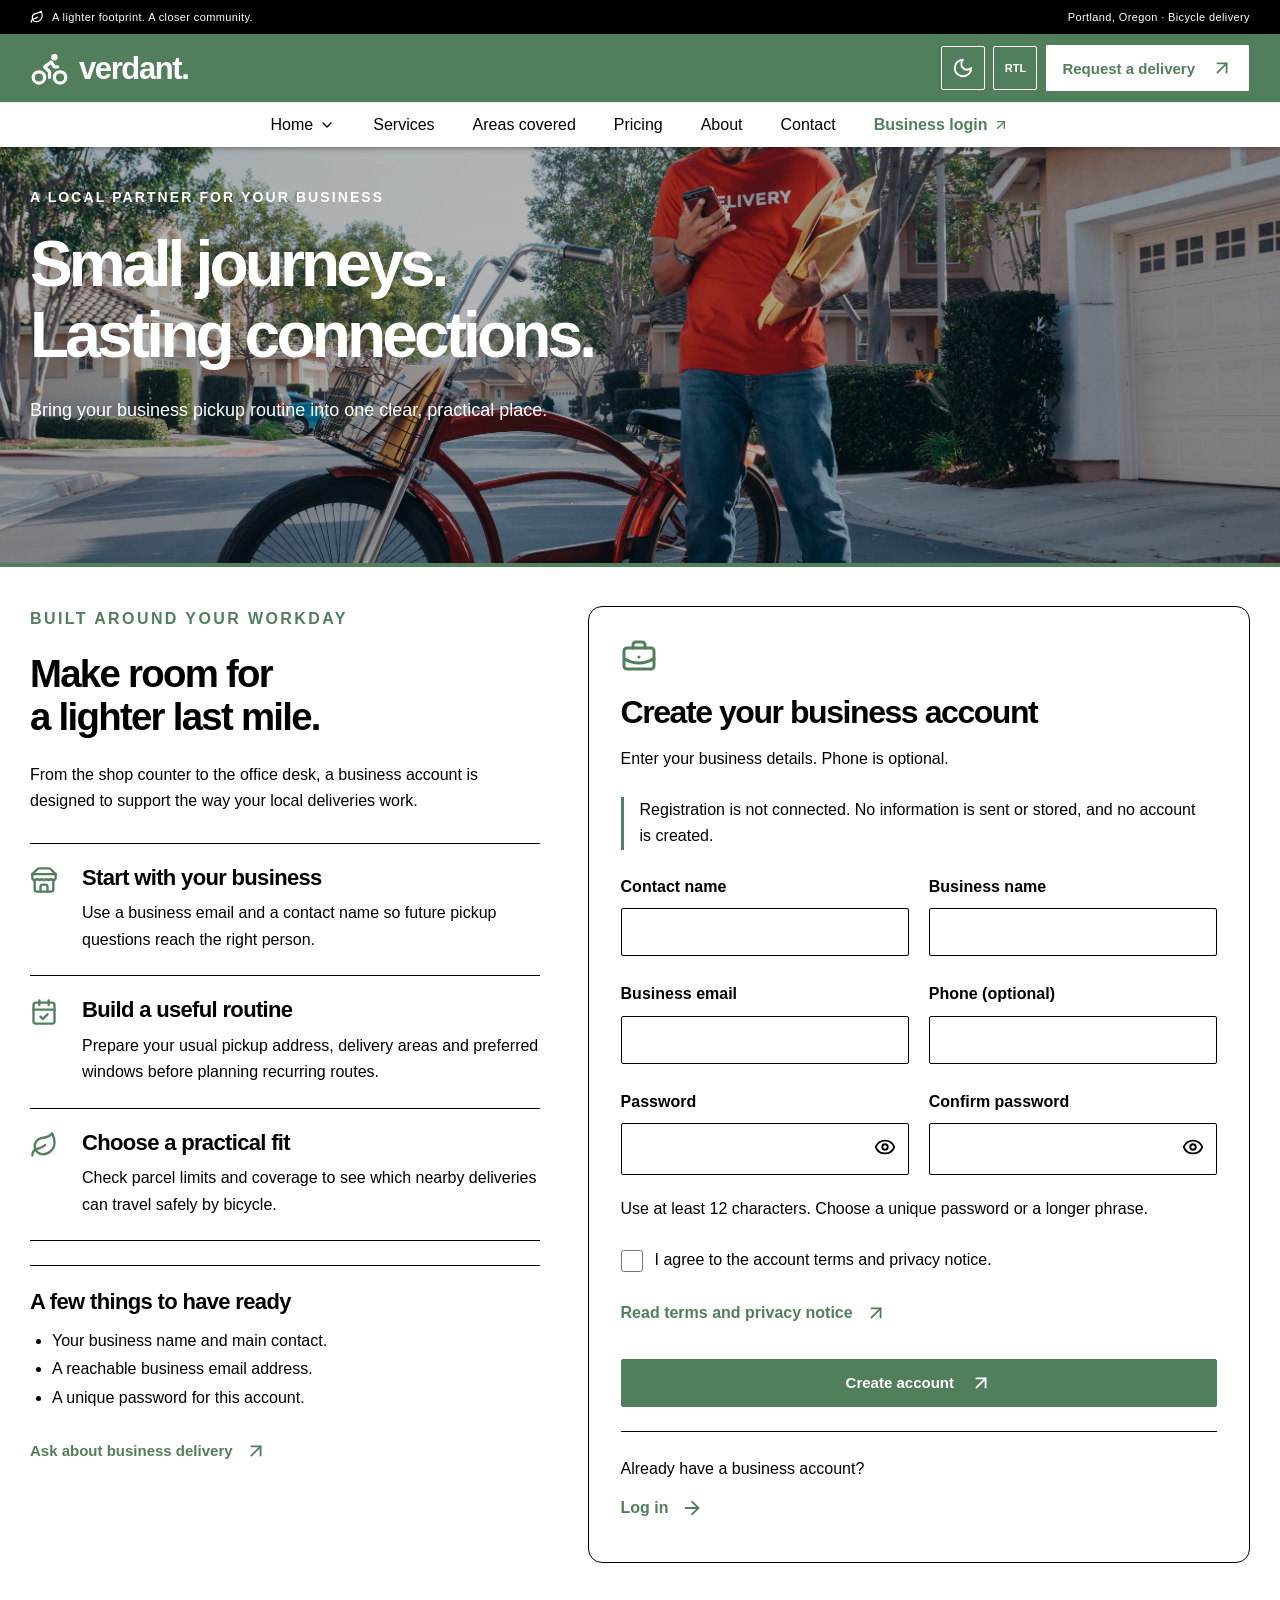
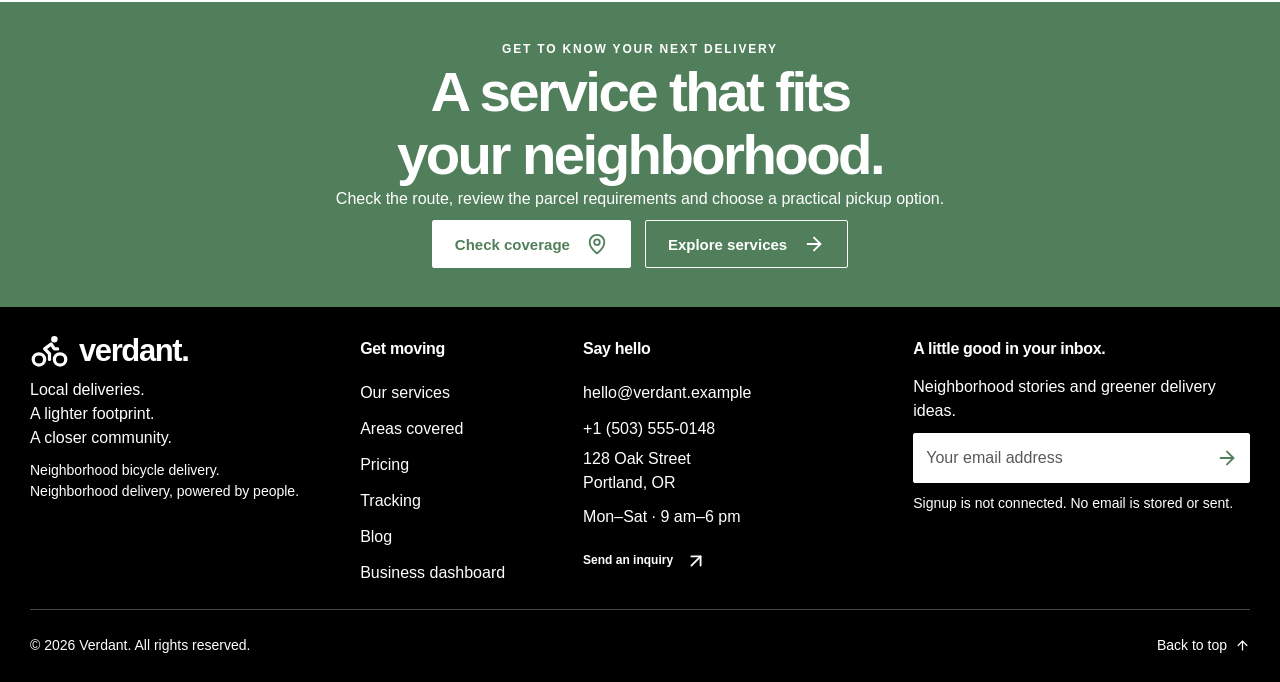
<file: register.html>
<!DOCTYPE html>
<html lang="en" dir="ltr"><head><meta charset="utf-8"><meta name="viewport" content="width=device-width,initial-scale=1"><title>Register Your Business | Verdant Local Bicycle Delivery</title><meta name="description" content="Prepare your Verdant business account details for local bicycle deliveries, recurring pickups and neighborhood courier services."><meta name="robots" content="noindex,follow"><meta name="theme-color" content="#527f5b"><meta property="og:title" content="Register Your Business — Verdant"><meta property="og:description" content="Choose a practical local bicycle delivery for your business or neighborhood."><meta property="og:type" content="website"><meta property="og:url" content="https://verdant-bicycle-courier.ezhil3013.chatgpt.site/register.html"><meta property="og:image" content="https://verdant-bicycle-courier.ezhil3013.chatgpt.site/assets/images/register-hero.jpg"><link rel="canonical" href="https://verdant-bicycle-courier.ezhil3013.chatgpt.site/register.html"><link rel="icon" href="assets/favicon.svg" type="image/svg+xml"><link rel="stylesheet" href="assets/vendor/bootstrap.min.css"><link rel="stylesheet" href="assets/css/style.css"><link rel="stylesheet" href="assets/css/rtl.css"><script>try{document.documentElement.dataset.theme=localStorage.getItem('verdant-theme')||(matchMedia('(prefers-color-scheme: dark)').matches?'dark':'light');document.documentElement.dir=localStorage.getItem('verdant-dir')||'ltr'}catch(e){}</script><script defer src="assets/vendor/lucide.min.js"></script><script defer src="assets/js/main-content-balanced.js"></script><script type="application/ld+json">{"@context": "https://schema.org", "@type": "WebPage", "name": "Register Your Business with Verdant", "url": "https://verdant-bicycle-courier.ezhil3013.chatgpt.site/register.html"}</script><link rel="stylesheet" href="assets/css/review-fixes.css"><link rel="stylesheet" href="assets/css/services.css"><link rel="stylesheet" href="assets/css/login.css"><link rel="stylesheet" href="assets/css/register.css"><link rel="stylesheet" href="assets/css/theme-content-balanced.css"><script defer src="assets/js/register.js"></script><link rel="stylesheet" href="assets/css/heading-images-visible.css"><link rel="stylesheet" href="assets/css/image-box-visibility-fix.css"><link rel="stylesheet" href="assets/css/content-alignment.css"><link rel="stylesheet" href="assets/css/layout-store.css">
<link rel="stylesheet" href="assets/css/presentation-fixes.css"><link rel="stylesheet" href="assets/css/footer-compact.css"></head><body class="register-page">
<a class="skip-link" href="#main">Skip to content</a>
<div class="announcement"><span><i data-lucide="leaf"></i> A lighter footprint. A closer community.</span><span class="announcement-extra">Portland, Oregon · Bicycle delivery</span></div>
<header class="site-header"><a class="brand" href="index.html" aria-label="Verdant home"><span class="brand-icon"><i data-lucide="bike"></i></span>verdant<span class="brand-dot">.</span></a><button class="menu-toggle icon-button" aria-label="Open navigation" aria-controls="navigation" aria-expanded="false"><i data-lucide="menu"></i></button><nav id="navigation" aria-label="Primary navigation"><details class="home-dropdown"><summary class="home-menu-label">Home <i data-lucide="chevron-down"></i></summary><div class="home-dropdown-panel"><a href="index.html">Home Page 1</a><a href="home-2.html">Home Page 2</a></div></details><a href="services.html">Services</a><a href="areas-covered.html">Areas covered</a><a href="pricing.html">Pricing</a><a href="about.html">About</a><a href="contact.html">Contact</a><a class="business-login" href="login.html">Business login <i data-lucide="arrow-up-right"></i></a></nav><div class="header-actions"><button id="theme-toggle" class="icon-button" aria-label="Switch to dark mode"><i data-lucide="moon"></i></button><button id="rtl-toggle" class="direction-button" aria-label="Switch to right-to-left layout">RTL</button><a class="button button-primary header-cta" href="request-delivery.html">Request a delivery <i data-lucide="arrow-up-right"></i></a></div></header>
<main id="main"><section class="services-hero page-pad register-hero"><p class="eyebrow">A LOCAL PARTNER FOR YOUR BUSINESS</p><h1>Small journeys.<br>Lasting connections.</h1><p>Bring your business pickup routine into one clear, practical place.</p></section>
<section class="register-layout page-pad" aria-labelledby="register-heading"><div class="register-context"><p class="eyebrow">BUILT AROUND YOUR WORKDAY</p><h2>Make room for<br>a lighter last mile.</h2><p>From the shop counter to the office desk, a business account is designed to support the way your local deliveries work.</p><div class="login-benefits"><article><i data-lucide="store"></i><div><h3>Start with your business</h3><p>Use a business email and a contact name so future pickup questions reach the right person.</p></div></article><article><i data-lucide="calendar-check"></i><div><h3>Build a useful routine</h3><p>Prepare your usual pickup address, delivery areas and preferred windows before planning recurring routes.</p></div></article><article><i data-lucide="leaf"></i><div><h3>Choose a practical fit</h3><p>Check parcel limits and coverage to see which nearby deliveries can travel safely by bicycle.</p></div></article></div><div class="register-ready"><h3>A few things to have ready</h3><ul><li>Your business name and main contact.</li><li>A reachable business email address.</li><li>A unique password for this account.</li></ul><a class="text-link" href="contact.html">Ask about business delivery <i data-lucide="arrow-up-right"></i></a></div></div>
<div class="login-panel register-panel"><i data-lucide="briefcase-business" class="login-mark"></i><h2 id="register-heading">Create your business account</h2><p>Enter your business details. Phone is optional.</p><p class="auth-notice" id="register-connection-note">Registration is not connected. No information is sent or stored, and no account is created.</p><!-- TODO: connect secure server-backed registration; validate all fields again on the server. --><form id="business-register-form" novalidate aria-describedby="register-connection-note"><div class="auth-error-summary" id="register-error-summary" role="alert" hidden></div><div class="register-fields"><div class="field"><label for="register-name">Contact name</label><input id="register-name" name="name" type="text" autocomplete="name" maxlength="254" required aria-describedby="register-name-error"><span id="register-name-error" class="field-error"></span></div><div class="field"><label for="register-business">Business name</label><input id="register-business" name="business" type="text" autocomplete="organization" maxlength="254" required aria-describedby="register-business-error"><span id="register-business-error" class="field-error"></span></div><div class="field"><label for="register-email">Business email</label><input id="register-email" name="email" type="email" autocomplete="email" maxlength="254" required aria-describedby="register-email-error"><span id="register-email-error" class="field-error"></span></div><div class="field"><label for="register-phone">Phone (optional)</label><input id="register-phone" name="phone" type="tel" autocomplete="tel" maxlength="254" aria-describedby="register-phone-error"><span id="register-phone-error" class="field-error"></span></div><div class="field"><label for="register-password">Password</label><div class="password-control"><input id="register-password" name="password" type="password" autocomplete="new-password" required aria-describedby="register-password-error register-password-help"><button type="button" class="icon-button" data-password-target="register-password" aria-label="Show password" aria-pressed="false" aria-controls="register-password"><i data-lucide="eye"></i></button></div><span id="register-password-error" class="field-error"></span></div><div class="field"><label for="register-confirm">Confirm password</label><div class="password-control"><input id="register-confirm" name="confirm" type="password" autocomplete="new-password" required aria-describedby="register-confirm-error"><button type="button" class="icon-button" data-password-target="register-confirm" aria-label="Show confirm password" aria-pressed="false" aria-controls="register-confirm"><i data-lucide="eye"></i></button></div><span id="register-confirm-error" class="field-error"></span></div></div><p id="register-password-help" class="password-help">Use at least 12 characters. Choose a unique password or a longer phrase.</p><div class="register-terms"><label for="register-accept"><input id="register-accept" name="terms" type="checkbox" required aria-describedby="register-accept-error">I agree to the account terms and privacy notice.</label><button class="text-link" type="button" data-dialog="account-terms-dialog">Read terms and privacy notice <i data-lucide="arrow-up-right"></i></button><span class="field-error" id="register-accept-error"></span></div><button class="button button-primary login-submit" type="submit">Create account <i data-lucide="arrow-up-right"></i></button><p id="register-status" role="status" aria-live="polite"></p></form><div class="login-create"><p>Already have a business account?</p><a class="text-link" href="login.html">Log in <i data-lucide="arrow-right"></i></a></div></div></section>
<section class="final-cta page-pad"><p class="eyebrow">GET TO KNOW YOUR NEXT DELIVERY</p><h2>A service that fits<br>your neighborhood.</h2><p>Check the route, review the parcel requirements and choose a practical pickup option.</p><div class="button-group"><a class="button button-light" href="areas-covered.html">Check coverage <i data-lucide="map-pin"></i></a><a class="button button-on-dark" href="services.html">Explore services <i data-lucide="arrow-right"></i></a></div></section></main>
<footer class="page-pad" id="contact"><div class="footer-grid"><div><a class="brand" href="index.html"><span class="brand-icon"><i data-lucide="bike"></i></span>verdant<span class="brand-dot">.</span></a><p>Local deliveries.<br>A lighter footprint.<br>A closer community.</p><span class="small-copy">Neighborhood bicycle delivery.<br>Neighborhood delivery, powered by people.</span></div><div><h2>Get moving</h2><a href="services.html">Our services</a><a href="areas-covered.html">Areas covered</a><a href="pricing.html">Pricing</a><a href="index.html#tracking">Tracking</a><a href="blog.html">Blog</a><a href="dashboard.html">Business dashboard</a></div><div><h2>Say hello</h2><a href="mailto:hello@verdant.example">hello@verdant.example</a><a href="tel:+15035550148">+1 (503) 555-0148</a><p>128 Oak Street<br>Portland, OR</p><p>Mon–Sat · 9 am–6 pm</p><button class="text-link" data-dialog="contact-dialog">Send an inquiry <i data-lucide="arrow-up-right"></i></button></div><div class="newsletter"><h2>A little good in your inbox.</h2><p>Neighborhood stories and greener delivery ideas.</p><form id="newsletter-form" novalidate><label class="sr-only" for="newsletter-email">Email address</label><div class="newsletter-input"><input id="newsletter-email" type="email" required placeholder="Your email address" autocomplete="email"><button class="icon-button" aria-label="Try newsletter signup" type="submit"><i data-lucide="arrow-right"></i></button></div><p id="newsletter-result" class="small-copy" role="status" aria-live="polite">Signup is not connected. No email is stored or sent.</p></form></div></div><div class="footer-bottom"><span>© 2026 Verdant. All rights reserved.</span><a href="index.html">Back to top <i data-lucide="arrow-up"></i></a></div></footer>

<dialog id="contact-dialog" aria-labelledby="contact-title"><button class="dialog-close icon-button" aria-label="Close dialog"><i data-lucide="x"></i></button><p class="eyebrow">LET’S TALK LOCAL</p><h2 id="contact-title">Send an inquiry</h2><p class="small-copy">No message is sent.</p><form id="contact-form" novalidate><div class="field"><label for="contact-name">Name</label><input id="contact-name" name="name" required autocomplete="name"><span class="field-error"></span></div><div class="field"><label for="contact-email">Email</label><input id="contact-email" name="email" type="email" required autocomplete="email"><span class="field-error"></span></div><div class="field"><label for="contact-message">Message</label><textarea id="contact-message" name="message" required rows="3"></textarea><span class="field-error"></span></div><button class="button button-primary" type="submit">Check inquiry <i data-lucide="arrow-right"></i></button><p id="contact-result" role="status" aria-live="polite"></p></form></dialog>
<dialog id="account-terms-dialog" aria-labelledby="terms-heading"><button class="dialog-close icon-button" aria-label="Close account terms"><i data-lucide="x"></i></button><p class="eyebrow">ACCOUNT USE</p><h2 id="terms-heading">Terms and privacy notice</h2><h3>Keep details accurate</h3><p>Use business contact details you are authorized to provide. Keep your password private and do not enter payment details in account or inquiry messages.</p><h3>Confirm each delivery</h3><p>Availability, parcel limits and pickup windows require operator confirmation. Filling this registration form does not book a courier or activate account services.</p><h3>How this form handles data</h3><p>This unconnected form checks entries in your browser. It does not transmit or store registration details or create an account. Connected account services need a published privacy policy explaining their provider, retention and data handling.</p><p>These notices must be reviewed and replaced with your business’s approved account terms and privacy policy before enabling registration.</p><button class="button button-primary" type="button" data-close>Back to registration <i data-lucide="arrow-right"></i></button></dialog><script src="assets/js/presentation-alignment.js"></script>
</body></html>
</file>
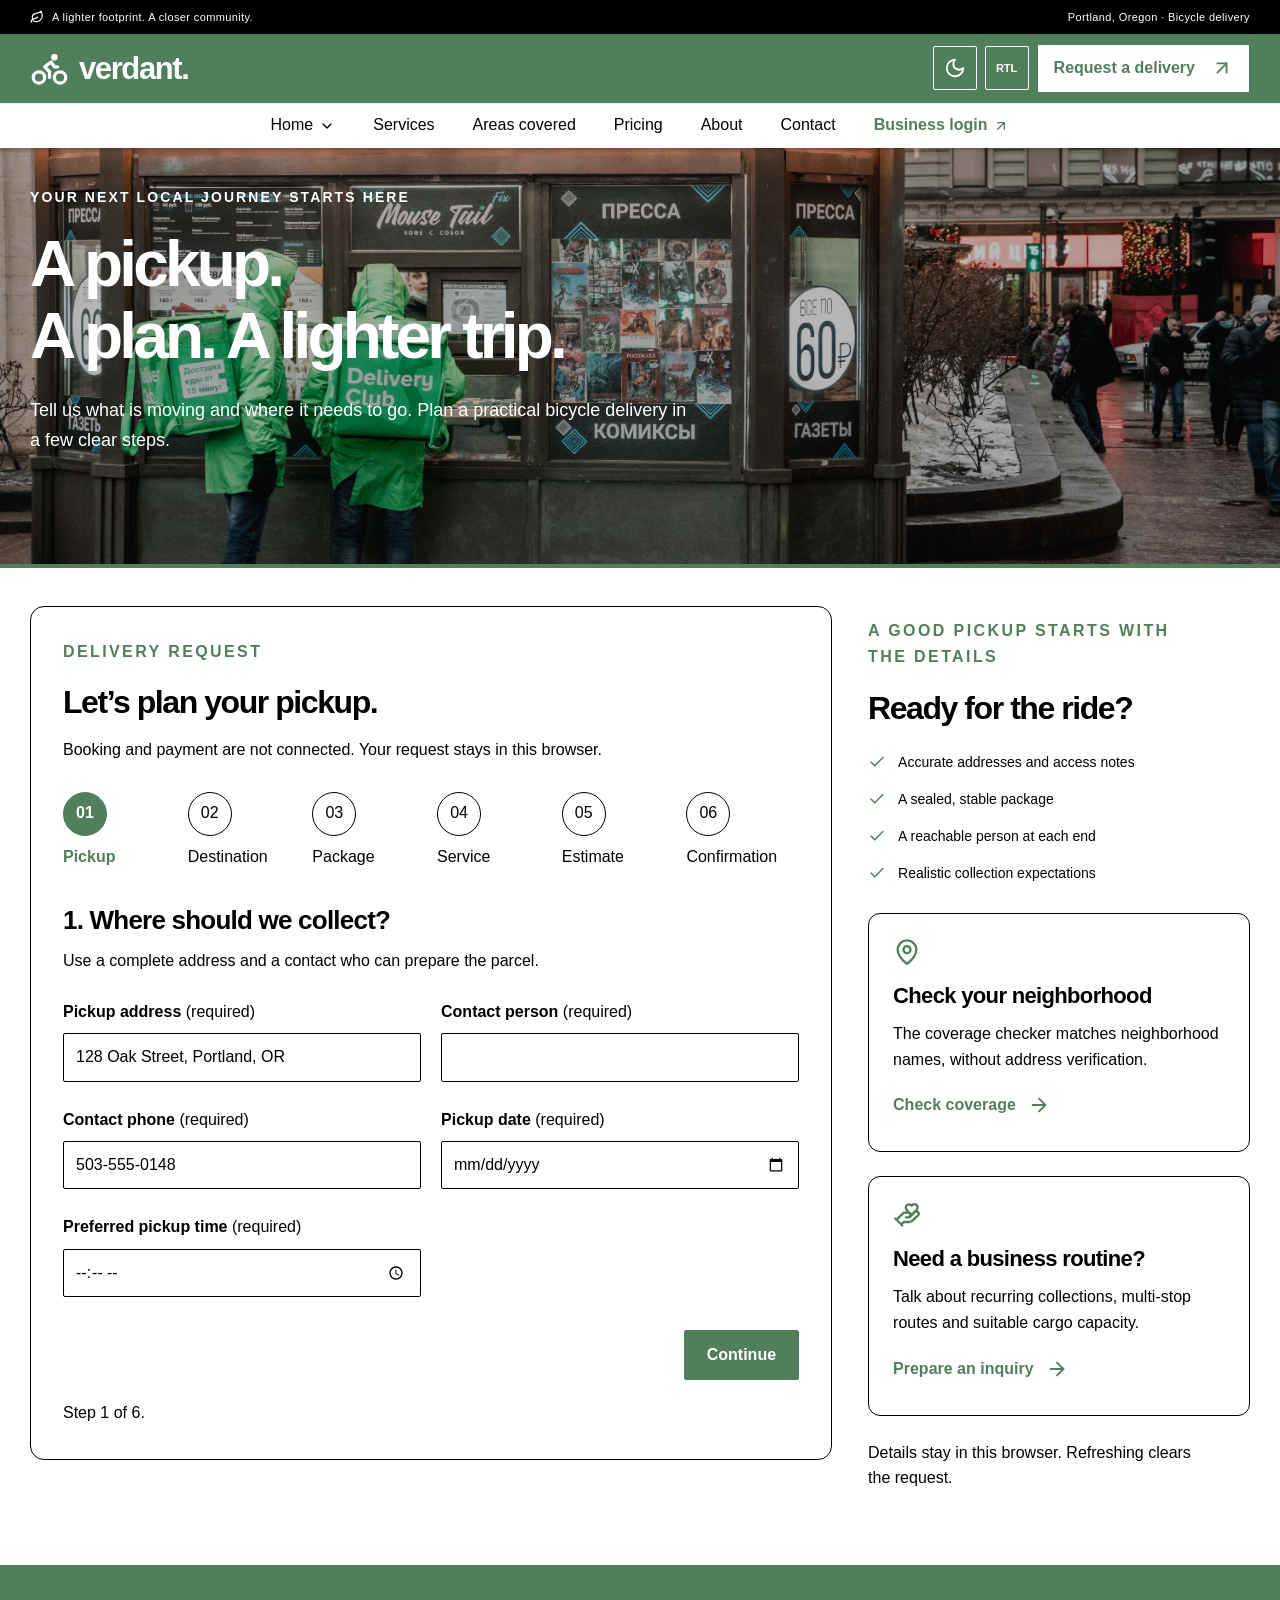
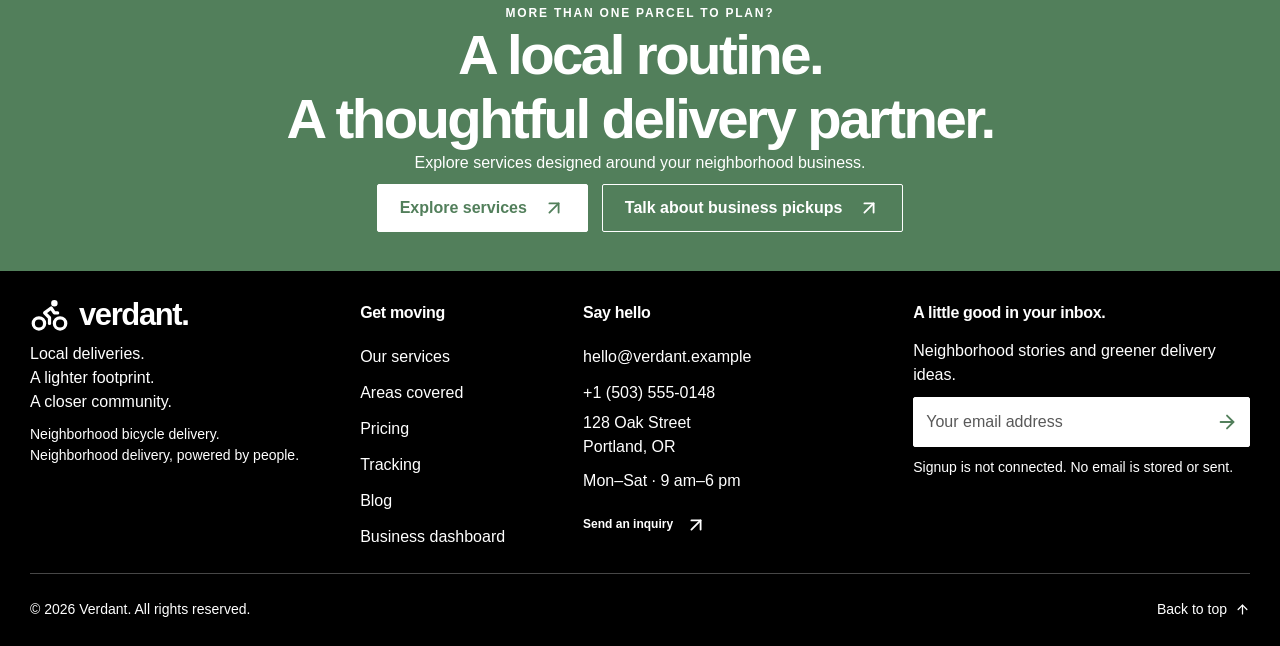
<file: request-delivery.html>
<!DOCTYPE html>
<html lang="en" dir="ltr"><head><meta charset="utf-8"><meta name="viewport" content="width=device-width,initial-scale=1"><title>Request a Delivery | Verdant</title><meta name="description" content="Plan a bicycle courier pickup with a six-step delivery request preview. Enter addresses, parcel details and service preferences; preview an estimate without booking or payment."><meta name="theme-color" content="#527f5b"><meta property="og:title" content="Verdant — Request a local delivery"><meta property="og:description" content="Choose a practical local bicycle delivery for your business or neighborhood."><meta property="og:type" content="website"><meta property="og:url" content="https://verdant-bicycle-courier.ezhil3013.chatgpt.site/request-delivery.html"><meta property="og:image" content="https://verdant-bicycle-courier.ezhil3013.chatgpt.site/assets/images/request-hero.jpg"><link rel="canonical" href="https://verdant-bicycle-courier.ezhil3013.chatgpt.site/request-delivery.html"><link rel="icon" href="assets/favicon.svg" type="image/svg+xml"><link rel="stylesheet" href="assets/vendor/bootstrap.min.css"><link rel="stylesheet" href="assets/css/style.css"><link rel="stylesheet" href="assets/css/rtl.css"><script>try{document.documentElement.dataset.theme=localStorage.getItem('verdant-theme')||(matchMedia('(prefers-color-scheme: dark)').matches?'dark':'light');document.documentElement.dir=localStorage.getItem('verdant-dir')||'ltr'}catch(e){}</script><script defer src="assets/vendor/lucide.min.js"></script><script defer src="assets/js/main-content-balanced.js"></script><script type="application/ld+json">{"@context": "https://schema.org", "@type": "WebPage", "name": "Request a Delivery \u2014 frontend preview", "url": "https://verdant-bicycle-courier.ezhil3013.chatgpt.site/request-delivery.html"}</script><link rel="stylesheet" href="assets/css/review-fixes.css"><link rel="stylesheet" href="assets/css/services.css"><link rel="stylesheet" href="assets/css/request-normal-height.css"><link rel="stylesheet" href="assets/css/theme-content-balanced.css"><script defer src="assets/js/request-delivery.js"></script><link rel="stylesheet" href="assets/css/heading-images-visible.css"><link rel="stylesheet" href="assets/css/image-box-visibility-fix.css"><link rel="stylesheet" href="assets/css/content-alignment.css"><link rel="stylesheet" href="assets/css/layout-store.css">
<link rel="stylesheet" href="assets/css/presentation-fixes.css"><link rel="stylesheet" href="assets/css/footer-compact.css"></head><body class="request-page">
<a class="skip-link" href="#main">Skip to content</a>
<div class="announcement"><span><i data-lucide="leaf"></i> A lighter footprint. A closer community.</span><span class="announcement-extra">Portland, Oregon · Bicycle delivery</span></div>
<header class="site-header"><a class="brand" href="index.html" aria-label="Verdant home"><span class="brand-icon"><i data-lucide="bike"></i></span>verdant<span class="brand-dot">.</span></a><button class="menu-toggle icon-button" aria-label="Open navigation" aria-controls="navigation" aria-expanded="false"><i data-lucide="menu"></i></button><nav id="navigation" aria-label="Primary navigation"><details class="home-dropdown"><summary class="home-menu-label">Home <i data-lucide="chevron-down"></i></summary><div class="home-dropdown-panel"><a href="index.html">Home Page 1</a><a href="home-2.html">Home Page 2</a></div></details><a href="services.html">Services</a><a href="areas-covered.html">Areas covered</a><a href="pricing.html">Pricing</a><a href="about.html">About</a><a href="contact.html">Contact</a><a class="business-login" href="login.html">Business login <i data-lucide="arrow-up-right"></i></a></nav><div class="header-actions"><button id="theme-toggle" class="icon-button" aria-label="Switch to dark mode"><i data-lucide="moon"></i></button><button id="rtl-toggle" class="direction-button" aria-label="Switch to right-to-left layout">RTL</button><a class="button button-primary header-cta" href="request-delivery.html">Request a delivery <i data-lucide="arrow-up-right"></i></a></div></header>
<main id="main"><section class="services-hero page-pad request-hero"><p class="eyebrow">YOUR NEXT LOCAL JOURNEY STARTS HERE</p><h1>A pickup.<br>A plan. A lighter trip.</h1><p>Tell us what is moving and where it needs to go. Plan a practical bicycle delivery in a few clear steps.</p></section><section class="request-layout page-pad" id="request"><div class="request-panel"><div class="request-intro"><p class="eyebrow">DELIVERY REQUEST</p><h2>Let’s plan your pickup.</h2><p>Booking and payment are not connected. Your request stays in this browser.</p></div><ol class="request-progress" aria-label="Delivery request steps"><li data-step-marker="0" aria-current="step"><span>01</span>Pickup</li><li data-step-marker="1" ><span>02</span>Destination</li><li data-step-marker="2" ><span>03</span>Package</li><li data-step-marker="3" ><span>04</span>Service</li><li data-step-marker="4" ><span>05</span>Estimate</li><li data-step-marker="5" ><span>06</span>Confirmation</li></ol><noscript><p>This delivery form requires JavaScript. You can contact the operator using the information in the footer.</p></noscript><form id="delivery-request-form" novalidate><p id="request-error-summary" role="alert" hidden></p>
<section class="request-step" data-step="0" aria-labelledby="pickup-heading"><h3 id="pickup-heading" tabindex="-1">1. Where should we collect?</h3><p>Use a complete address and a contact who can prepare the parcel.</p><div class="request-fields"><div class="field"><label for="pickup-address">Pickup address <span>(required)</span></label><input id="pickup-address" name="pickup-address" type="text" required autocomplete="street-address" maxlength="240" placeholder="128 Oak Street, Portland, OR" aria-describedby="pickup-address-error"><span class="field-error" id="pickup-address-error"></span></div><div class="field"><label for="pickup-person">Contact person <span>(required)</span></label><input id="pickup-person" name="pickup-person" type="text" required autocomplete="name" maxlength="100" aria-describedby="pickup-person-error"><span class="field-error" id="pickup-person-error"></span></div><div class="field"><label for="pickup-phone">Contact phone <span>(required)</span></label><input id="pickup-phone" name="pickup-phone" type="tel" required autocomplete="tel" placeholder="503-555-0148" aria-describedby="pickup-phone-error"><span class="field-error" id="pickup-phone-error"></span></div><div class="field"><label for="pickup-date">Pickup date <span>(required)</span></label><input id="pickup-date" name="pickup-date" type="date" required  aria-describedby="pickup-date-error"><span class="field-error" id="pickup-date-error"></span></div><div class="field"><label for="pickup-time">Preferred pickup time <span>(required)</span></label><input id="pickup-time" name="pickup-time" type="time" required  aria-describedby="pickup-time-error"><span class="field-error" id="pickup-time-error"></span></div></div></section>
<section class="request-step" data-step="1" aria-labelledby="destination-heading" hidden><h3 id="destination-heading" tabindex="-1">2. Where is it going?</h3><p>Share a reachable recipient and any entry or handoff instructions.</p><div class="request-fields"><div class="field"><label for="delivery-address">Delivery address <span>(required)</span></label><input id="delivery-address" name="delivery-address" type="text" required maxlength="240" placeholder="240 Pine Street, Portland, OR" aria-describedby="delivery-address-error"><span class="field-error" id="delivery-address-error"></span></div><div class="field"><label for="recipient-name">Recipient name <span>(required)</span></label><input id="recipient-name" name="recipient-name" type="text" required maxlength="100" aria-describedby="recipient-name-error"><span class="field-error" id="recipient-name-error"></span></div><div class="field"><label for="recipient-phone">Recipient phone <span>(required)</span></label><input id="recipient-phone" name="recipient-phone" type="tel" required placeholder="503-555-0192" aria-describedby="recipient-phone-error"><span class="field-error" id="recipient-phone-error"></span></div><div class="field span-full"><label for="delivery-instructions">Delivery instructions <span>(optional)</span></label><textarea id="delivery-instructions" name="delivery-instructions" rows="3" maxlength="600" aria-describedby="delivery-instructions-error"></textarea><span class="field-error" id="delivery-instructions-error"></span></div></div></section>
<section class="request-step" data-step="2" aria-labelledby="package-heading" hidden><h3 id="package-heading" tabindex="-1">3. What are we carrying?</h3><p id="package-limits">cargo limit: 25 lb combined weight. Each parcel: at most 24 × 18 × 18 inches. No hazardous goods, weapons, illegal items, live animals or unsecured liquids.</p><div class="request-fields"><div class="field"><label for="package-category">Parcel category (required)</label><select id="package-category" name="package-category" required aria-describedby="package-category-error"><option value="">Choose a category</option><option value="documents">Sealed documents</option><option value="parcel">Boxed parcel</option><option value="food">Properly packed food</option><option value="retail">Retail order</option></select><span class="field-error" id="package-category-error"></span></div><div class="field"><label for="package-quantity">Quantity <span>(required)</span></label><input id="package-quantity" name="package-quantity" type="number" required min="1" max="10" step="1" value="1" aria-describedby="package-quantity-error"><span class="field-error" id="package-quantity-error"></span></div><div class="field"><label for="package-weight">Weight per parcel (lb) <span>(required)</span></label><input id="package-weight" name="package-weight" type="number" required min="0.1" max="25" step="0.1" aria-describedby="package-weight-error"><span class="field-error" id="package-weight-error"></span></div><div class="field"><label for="package-length">Length per parcel (in) <span>(required)</span></label><input id="package-length" name="package-length" type="number" required min="1" max="24" step="0.1" aria-describedby="package-length-error"><span class="field-error" id="package-length-error"></span></div><div class="field"><label for="package-width">Width per parcel (in) <span>(required)</span></label><input id="package-width" name="package-width" type="number" required min="1" max="18" step="0.1" aria-describedby="package-width-error"><span class="field-error" id="package-width-error"></span></div><div class="field"><label for="package-height">Height per parcel (in) <span>(required)</span></label><input id="package-height" name="package-height" type="number" required min="1" max="18" step="0.1" aria-describedby="package-height-error"><span class="field-error" id="package-height-error"></span></div><div class="field span-full"><label for="handling-notes">Special handling notes <span>(optional)</span></label><textarea id="handling-notes" name="handling-notes" rows="3" maxlength="600" aria-describedby="handling-notes-error"></textarea><span class="field-error" id="handling-notes-error"></span></div><div class="field span-full"><label class="request-checkbox" for="parcel-safe"><input id="parcel-safe" name="parcel-safe" type="checkbox" required aria-describedby="parcel-safe-error">I confirm this parcel fits the restrictions and is securely packed.</label><span class="field-error" id="parcel-safe-error"></span></div></div></section>
<section class="request-step" data-step="3" aria-labelledby="service-heading" hidden><h3 id="service-heading" tabindex="-1">4. Choose your delivery rhythm.</h3><p>Sample windows begin after pickup and require operator confirmation.</p><fieldset class="service-options"><legend class="sr-only">Delivery service</legend><label class="service-option" for="level-standard"><input id="level-standard" type="radio" name="service-level" value="standard" checked><span><strong>Standard</strong><span>Sample: 1–3 hours</span><small>Base service</small></span></label><label class="service-option" for="level-same-day"><input id="level-same-day" type="radio" name="service-level" value="same-day" ><span><strong>Same day</strong><span>By the end of the agreed service day</span><small>Adds $4 to the estimate</small></span></label><label class="service-option" for="level-express"><input id="level-express" type="radio" name="service-level" value="express" ><span><strong>Express</strong><span>Sample target: 45–90 minutes</span><small>Adds $10; availability required</small></span></label><label class="service-option" for="level-scheduled"><input id="level-scheduled" type="radio" name="service-level" value="scheduled" ><span><strong>Scheduled</strong><span>At an agreed date and pickup slot</span><small>Adds $3 to the estimate</small></span></label></fieldset><p class="small-copy">Safe routing, weather, service hours and rider availability may change the window. No arrival guarantee is made.</p></section>
<section class="request-step" data-step="4" aria-labelledby="estimate-heading" hidden><h3 id="estimate-heading" tabindex="-1">5. Review your sample estimate.</h3><p>Check the details. This price uses a fixed 3-mile example; no geocoding or payment provider is connected.</p><dl id="request-review" class="request-review"></dl><div class="field"><label for="demo-payment">Payment option</label><select id="demo-payment"><option value="none">No payment collected</option><option value="stripe" disabled>Stripe — integration required</option><option value="paypal" disabled>PayPal — integration required</option></select></div><p class="small-copy">Stripe and PayPal must be connected through a secure backend. Do not enter card information here.</p><div class="field"><label class="request-checkbox" for="demo-consent"><input id="demo-consent" type="checkbox" required aria-describedby="demo-consent-error">I understand that this prepares a local request, not a courier booking.</label><span class="field-error" id="demo-consent-error"></span></div></section>
<section class="request-step" data-step="5" aria-labelledby="confirmation-heading" hidden><div class="confirmation-icon"><i data-lucide="clipboard-check"></i></div><h3 id="confirmation-heading" tabindex="-1">6. Your delivery request is ready.</h3><p>This sample confirmation is shown only in your browser. No courier was assigned and no payment was taken.</p><dl id="request-confirmation" class="request-review"></dl><div class="button-group"><a class="button button-primary" href="index.html#tracking">View tracking <i data-lucide="route"></i></a><button class="button button-outline" type="button" id="start-new-request">Start a new request</button></div></section><div class="request-controls"><button class="button button-outline" type="button" id="request-back" hidden>Back <i data-lucide="arrow-left"></i></button><button class="button button-primary" type="submit" id="request-next">Continue <i data-lucide="arrow-right"></i></button></div><p id="request-status" role="status" aria-live="polite"></p></form></div><aside class="request-support"><p class="eyebrow">A GOOD PICKUP STARTS WITH THE DETAILS</p><h2>Ready for the ride?</h2><ul class="check-list"><li><i data-lucide="check"></i> Accurate addresses and access notes</li><li><i data-lucide="check"></i> A sealed, stable package</li><li><i data-lucide="check"></i> A reachable person at each end</li><li><i data-lucide="check"></i> Realistic collection expectations</li></ul><div class="request-help"><i data-lucide="map-pin"></i><h3>Check your neighborhood</h3><p>The coverage checker matches neighborhood names, without address verification.</p><a class="text-link" href="index.html#coverage">Check coverage <i data-lucide="arrow-right"></i></a></div><div class="request-help"><i data-lucide="hand-heart"></i><h3>Need a business routine?</h3><p>Talk about recurring collections, multi-stop routes and suitable cargo capacity.</p><button class="text-link" type="button" data-dialog="contact-dialog">Prepare an inquiry <i data-lucide="arrow-right"></i></button></div><p class="small-copy">Details stay in this browser. Refreshing clears the request.</p></aside></section><section class="final-cta page-pad"><p class="eyebrow">MORE THAN ONE PARCEL TO PLAN?</p><h2>A local routine.<br>A thoughtful delivery partner.</h2><p>Explore services designed around your neighborhood business.</p><div class="button-group"><a class="button button-light" href="services.html">Explore services <i data-lucide="arrow-up-right"></i></a><button class="button button-on-dark" data-dialog="contact-dialog">Talk about business pickups <i data-lucide="arrow-up-right"></i></button></div></section></main><footer class="page-pad" id="contact"><div class="footer-grid"><div><a class="brand" href="index.html"><span class="brand-icon"><i data-lucide="bike"></i></span>verdant<span class="brand-dot">.</span></a><p>Local deliveries.<br>A lighter footprint.<br>A closer community.</p><span class="small-copy">Neighborhood bicycle delivery.<br>Neighborhood delivery, powered by people.</span></div><div><h2>Get moving</h2><a href="services.html">Our services</a><a href="areas-covered.html">Areas covered</a><a href="pricing.html">Pricing</a><a href="index.html#tracking">Tracking</a><a href="blog.html">Blog</a><a href="dashboard.html">Business dashboard</a></div><div><h2>Say hello</h2><a href="mailto:hello@verdant.example">hello@verdant.example</a><a href="tel:+15035550148">+1 (503) 555-0148</a><p>128 Oak Street<br>Portland, OR</p><p>Mon–Sat · 9 am–6 pm</p><button class="text-link" data-dialog="contact-dialog">Send an inquiry <i data-lucide="arrow-up-right"></i></button></div><div class="newsletter"><h2>A little good in your inbox.</h2><p>Neighborhood stories and greener delivery ideas.</p><form id="newsletter-form" novalidate><label class="sr-only" for="newsletter-email">Email address</label><div class="newsletter-input"><input id="newsletter-email" type="email" required placeholder="Your email address" autocomplete="email"><button class="icon-button" aria-label="Try newsletter signup" type="submit"><i data-lucide="arrow-right"></i></button></div><p id="newsletter-result" class="small-copy" role="status" aria-live="polite">Signup is not connected. No email is stored or sent.</p></form></div></div><div class="footer-bottom"><span>© 2026 Verdant. All rights reserved.</span><a href="index.html">Back to top <i data-lucide="arrow-up"></i></a></div></footer>

<dialog id="contact-dialog" aria-labelledby="contact-title"><button class="dialog-close icon-button" aria-label="Close dialog"><i data-lucide="x"></i></button><p class="eyebrow">LET’S TALK LOCAL</p><h2 id="contact-title">Send an inquiry</h2><p class="small-copy">No message is sent.</p><form id="contact-form" novalidate><div class="field"><label for="contact-name">Name</label><input id="contact-name" name="name" required autocomplete="name"><span class="field-error"></span></div><div class="field"><label for="contact-email">Email</label><input id="contact-email" name="email" type="email" required autocomplete="email"><span class="field-error"></span></div><div class="field"><label for="contact-message">Message</label><textarea id="contact-message" name="message" required rows="3"></textarea><span class="field-error"></span></div><button class="button button-primary" type="submit">Check inquiry <i data-lucide="arrow-right"></i></button><p id="contact-result" role="status" aria-live="polite"></p></form></dialog>
<script src="assets/js/presentation-alignment.js"></script>
</body></html>
</file>
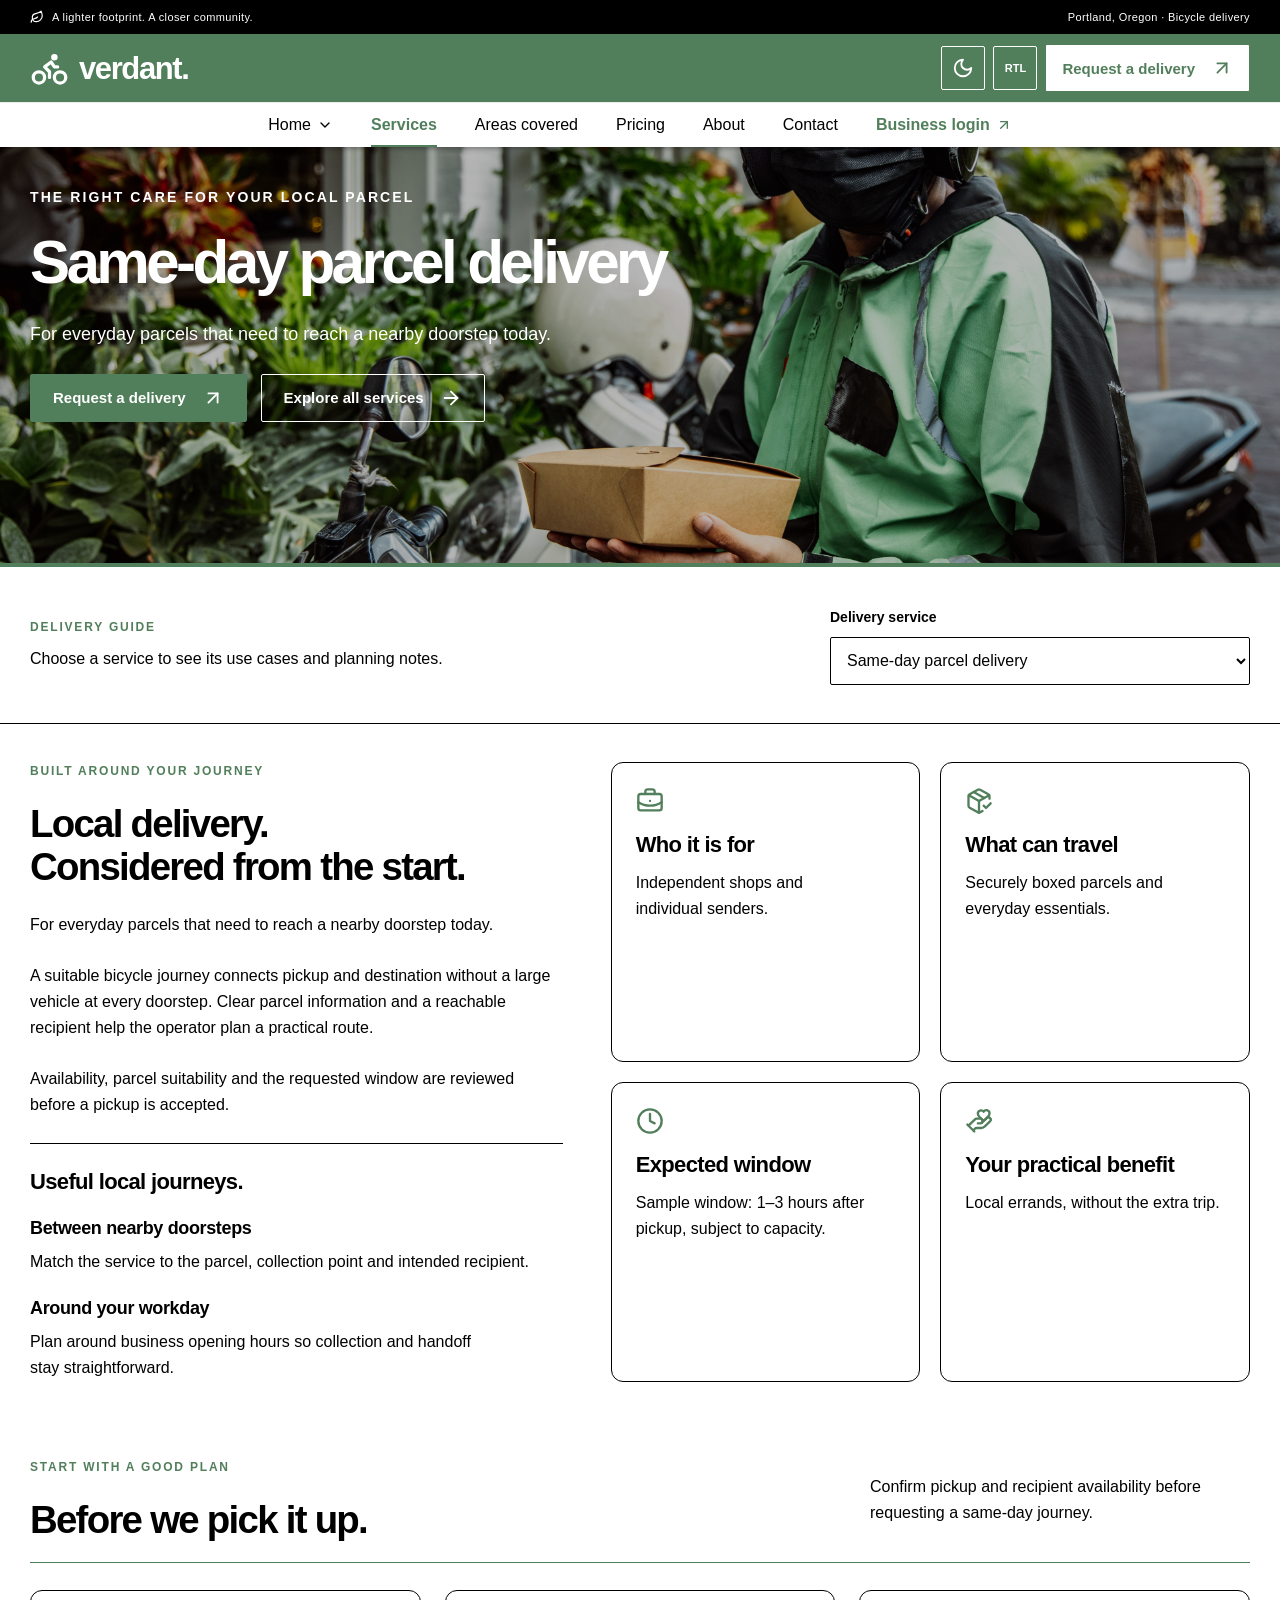
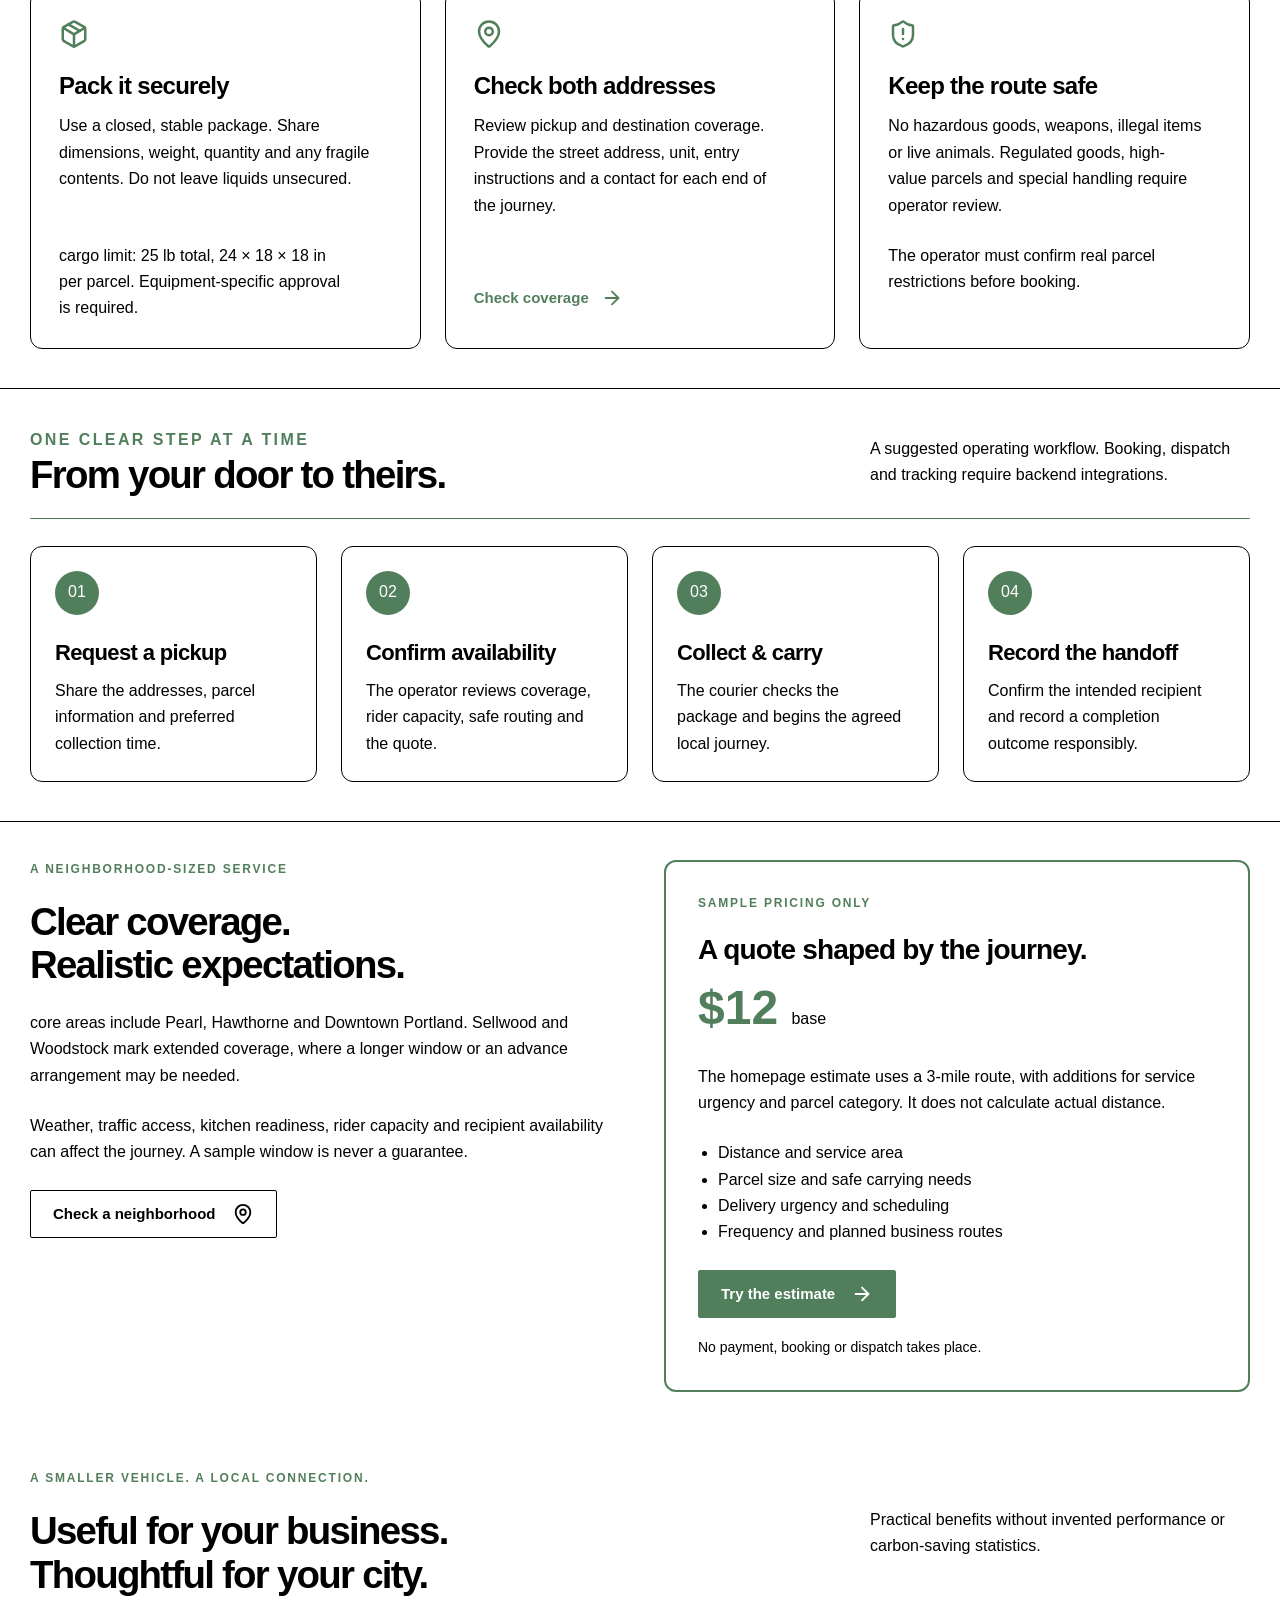
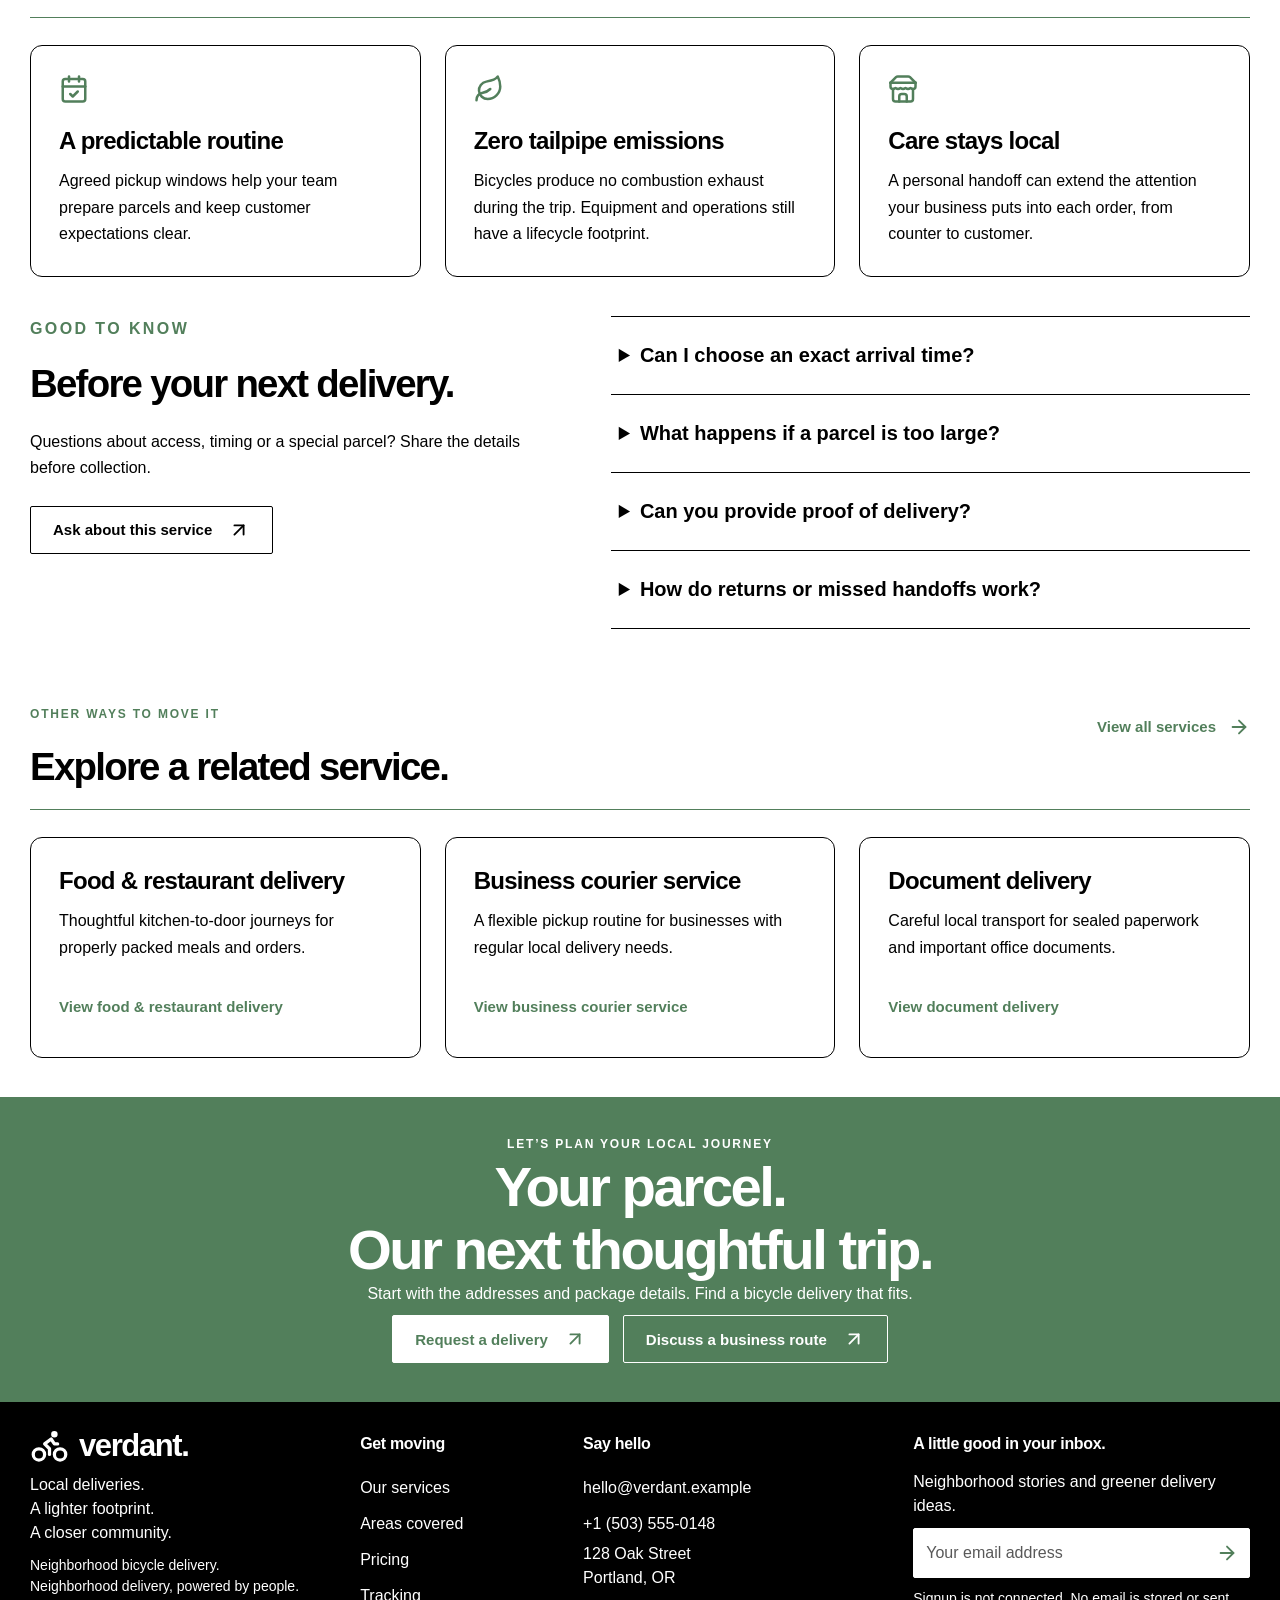
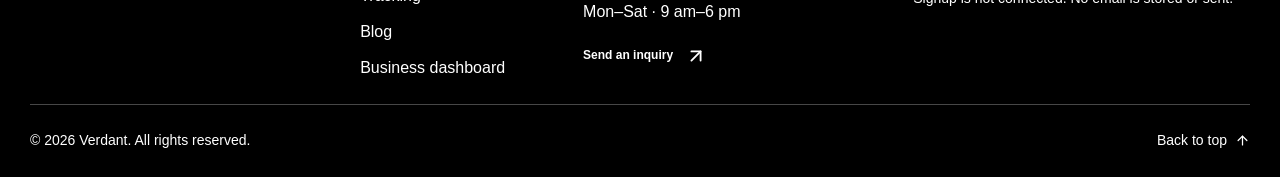
<file: service-details.html>
<!DOCTYPE html>
<html lang="en" dir="ltr"><head><meta charset="utf-8"><meta name="viewport" content="width=device-width,initial-scale=1"><title>Same-Day Parcel Delivery | Verdant</title><meta name="description" content="Review parcel suitability, pickup steps, delivery windows, coverage and sample pricing for local bicycle courier services. service information."><meta name="theme-color" content="#527f5b"><meta property="og:title" content="Verdant — Delivery service details"><meta property="og:description" content="Choose a practical local bicycle delivery for your business or neighborhood."><meta property="og:type" content="website"><meta property="og:url" content="https://verdant-bicycle-courier.ezhil3013.chatgpt.site/service-details.html"><meta property="og:image" content="https://verdant-bicycle-courier.ezhil3013.chatgpt.site/assets/images/service-details-hero.jpg"><link rel="canonical" href="https://verdant-bicycle-courier.ezhil3013.chatgpt.site/service-details.html"><link rel="icon" href="assets/favicon.svg" type="image/svg+xml"><link rel="stylesheet" href="assets/vendor/bootstrap.min.css"><link rel="stylesheet" href="assets/css/style.css"><link rel="stylesheet" href="assets/css/rtl.css"><script>try{document.documentElement.dataset.theme=localStorage.getItem('verdant-theme')||(matchMedia('(prefers-color-scheme: dark)').matches?'dark':'light');document.documentElement.dir=localStorage.getItem('verdant-dir')||'ltr'}catch(e){}</script><script defer src="assets/vendor/lucide.min.js"></script><script defer src="assets/js/main-content-balanced.js"></script><script type="application/ld+json">{"@context": "https://schema.org", "@type": "Service", "name": "Same-day parcel delivery — example", "serviceType": "Local bicycle courier", "description": "delivery service for an HTML template, with no connected booking backend."}</script><link rel="stylesheet" href="assets/css/review-fixes.css"><link rel="stylesheet" href="assets/css/services.css"><link rel="stylesheet" href="assets/css/service-details.css"><link rel="stylesheet" href="assets/css/theme-content-balanced.css"><script defer src="assets/js/service-details.js"></script><link rel="stylesheet" href="assets/css/image-box-visibility-fix.css"><link rel="stylesheet" href="assets/css/content-alignment.css"><link rel="stylesheet" href="assets/css/layout-store.css">
<link rel="stylesheet" href="assets/css/presentation-fixes.css"><link rel="stylesheet" href="assets/css/footer-compact.css"></head><body class="service-details-page">
<a class="skip-link" href="#main">Skip to content</a>
<div class="announcement"><span><i data-lucide="leaf"></i> A lighter footprint. A closer community.</span><span class="announcement-extra">Portland, Oregon · Bicycle delivery</span></div>
<header class="site-header"><a class="brand" href="index.html" aria-label="Verdant home"><span class="brand-icon"><i data-lucide="bike"></i></span>verdant<span class="brand-dot">.</span></a><button class="menu-toggle icon-button" aria-label="Open navigation" aria-controls="navigation" aria-expanded="false"><i data-lucide="menu"></i></button><nav id="navigation" aria-label="Primary navigation"><details class="home-dropdown"><summary class="home-menu-label">Home <i data-lucide="chevron-down"></i></summary><div class="home-dropdown-panel"><a href="index.html">Home Page 1</a><a href="home-2.html">Home Page 2</a></div></details><a href="services.html" class="active" aria-current="page">Services</a><a href="areas-covered.html">Areas covered</a><a href="pricing.html">Pricing</a><a href="about.html">About</a><a href="contact.html">Contact</a><a class="business-login" href="login.html">Business login <i data-lucide="arrow-up-right"></i></a></nav><div class="header-actions"><button id="theme-toggle" class="icon-button" aria-label="Switch to dark mode"><i data-lucide="moon"></i></button><button id="rtl-toggle" class="direction-button" aria-label="Switch to right-to-left layout">RTL</button><a class="button button-primary header-cta" href="request-delivery.html">Request a delivery <i data-lucide="arrow-up-right"></i></a></div></header>
<main id="main"><section class="detail-hero page-pad"><p class="eyebrow">THE RIGHT CARE FOR YOUR LOCAL PARCEL</p><h1 id="service-title">Same-day parcel delivery</h1><p id="service-description">For everyday parcels that need to reach a nearby doorstep today.</p><div class="button-group"><a class="button button-primary" href="request-delivery.html">Request a delivery <i data-lucide="arrow-up-right"></i></a><a class="button button-on-dark" href="services.html">Explore all services <i data-lucide="arrow-right"></i></a></div></section>
<section class="detail-selector page-pad"><div><p class="eyebrow">DELIVERY GUIDE</p><p>Choose a service to see its use cases and planning notes.</p></div><div class="field"><label for="service-select">Delivery service</label><select id="service-select"><option value="same-day">Same-day parcel delivery</option><option value="food">Food & restaurant delivery</option><option value="business">Business courier service</option><option value="documents">Document delivery</option><option value="retail">Retail & local shop delivery</option><option value="scheduled">Scheduled delivery</option><option value="cargo">Cargo bike delivery</option><option value="express">Express local delivery</option></select></div><p id="service-selection-status" class="sr-only" role="status" aria-live="polite"></p></section>
<section class="detail-overview page-pad"><div><p class="eyebrow">BUILT AROUND YOUR JOURNEY</p><h2>Local delivery.<br>Considered from the start.</h2><p id="service-overview">For everyday parcels that need to reach a nearby doorstep today.</p><p>A suitable bicycle journey connects pickup and destination without a large vehicle at every doorstep. Clear parcel information and a reachable recipient help the operator plan a practical route.</p><p>Availability, parcel suitability and the requested window are reviewed before a pickup is accepted.</p><div class="column-guidance"><h3>Useful local journeys.</h3><article><h4>Between nearby doorsteps</h4><p>Match the service to the parcel, collection point and intended recipient.</p></article><article><h4>Around your workday</h4><p>Plan around business opening hours so collection and handoff stay straightforward.</p></article></div></div><div class="detail-facts"><article><i data-lucide="briefcase-business"></i><h3>Who it is for</h3><p id="service-audience">Independent shops and individual senders.</p></article><article><i data-lucide="package-check"></i><h3>What can travel</h3><p id="service-items">Securely boxed parcels and everyday essentials.</p></article><article><i data-lucide="clock"></i><h3>Expected window</h3><p id="service-window">Sample window: 1–3 hours after pickup, subject to capacity.</p></article><article><i data-lucide="hand-heart"></i><h3>Your practical benefit</h3><p id="service-benefit">Local errands, without the extra trip.</p></article></div></section>
<section class="detail-planning page-pad"><div class="section-heading"><div><p class="eyebrow">START WITH A GOOD PLAN</p><h2>Before we pick it up.</h2></div><p id="service-note">Confirm pickup and recipient availability before requesting a same-day journey.</p></div><div class="planning-grid"><article><i data-lucide="package"></i><h3>Pack it securely</h3><p>Use a closed, stable package. Share dimensions, weight, quantity and any fragile contents. Do not leave liquids unsecured.</p><p class="small-copy">cargo limit: 25 lb total, 24 × 18 × 18 in per parcel. Equipment-specific approval is required.</p></article><article><i data-lucide="map-pin"></i><h3>Check both addresses</h3><p>Review pickup and destination coverage. Provide the street address, unit, entry instructions and a contact for each end of the journey.</p><a class="text-link" href="index.html#coverage">Check coverage <i data-lucide="arrow-right"></i></a></article><article><i data-lucide="shield-alert"></i><h3>Keep the route safe</h3><p>No hazardous goods, weapons, illegal items or live animals. Regulated goods, high-value parcels and special handling require operator review.</p><p class="small-copy">The operator must confirm real parcel restrictions before booking.</p></article></div></section>
<section class="detail-process page-pad"><div class="section-heading"><div><p class="eyebrow">ONE CLEAR STEP AT A TIME</p><h2>From your door to theirs.</h2></div><p>A suggested operating workflow. Booking, dispatch and tracking require backend integrations.</p></div><ol><li><span>01</span><h3>Request a pickup</h3><p>Share the addresses, parcel information and preferred collection time.</p></li><li><span>02</span><h3>Confirm availability</h3><p>The operator reviews coverage, rider capacity, safe routing and the quote.</p></li><li><span>03</span><h3>Collect & carry</h3><p>The courier checks the package and begins the agreed local journey.</p></li><li><span>04</span><h3>Record the handoff</h3><p>Confirm the intended recipient and record a completion outcome responsibly.</p></li></ol></section>
<section class="detail-coverage page-pad"><div><p class="eyebrow">A NEIGHBORHOOD-SIZED SERVICE</p><h2>Clear coverage.<br>Realistic expectations.</h2><p>core areas include Pearl, Hawthorne and Downtown Portland. Sellwood and Woodstock mark extended coverage, where a longer window or an advance arrangement may be needed.</p><p>Weather, traffic access, kitchen readiness, rider capacity and recipient availability can affect the journey. A sample window is never a guarantee.</p><a class="button button-outline" href="index.html#coverage">Check a neighborhood <i data-lucide="map-pin"></i></a></div><aside class="detail-price"><p class="eyebrow">SAMPLE PRICING ONLY</p><h3>A quote shaped by the journey.</h3><p class="sample-price">$12 <span>base</span></p><p>The homepage estimate uses a 3-mile route, with additions for service urgency and parcel category. It does not calculate actual distance.</p><ul><li>Distance and service area</li><li>Parcel size and safe carrying needs</li><li>Delivery urgency and scheduling</li><li>Frequency and planned business routes</li></ul><a class="button button-primary" href="index.html#estimate">Try the estimate <i data-lucide="arrow-right"></i></a><p class="small-copy">No payment, booking or dispatch takes place.</p></aside></section>
<section class="detail-benefits page-pad"><div class="section-heading"><div><p class="eyebrow">A SMALLER VEHICLE. A LOCAL CONNECTION.</p><h2>Useful for your business.<br>Thoughtful for your city.</h2></div><p>Practical benefits without invented performance or carbon-saving statistics.</p></div><div class="planning-grid"><article><i data-lucide="calendar-check"></i><h3>A predictable routine</h3><p>Agreed pickup windows help your team prepare parcels and keep customer expectations clear.</p></article><article><i data-lucide="leaf"></i><h3>Zero tailpipe emissions</h3><p>Bicycles produce no combustion exhaust during the trip. Equipment and operations still have a lifecycle footprint.</p></article><article><i data-lucide="store"></i><h3>Care stays local</h3><p>A personal handoff can extend the attention your business puts into each order, from counter to customer.</p></article></div></section>
<section class="service-faq page-pad"><div><p class="eyebrow">GOOD TO KNOW</p><h2>Before your next delivery.</h2><p>Questions about access, timing or a special parcel? Share the details before collection.</p><button class="button button-outline" data-dialog="contact-dialog">Ask about this service <i data-lucide="arrow-up-right"></i></button></div><div><details><summary>Can I choose an exact arrival time?</summary><p>You can share a preferred window. A real operator must confirm feasibility; weather, route conditions and rider capacity can affect arrival.</p></details><details><summary>What happens if a parcel is too large?</summary><p>The operator should review dimensions and weight before accepting it. If it cannot be carried safely within the equipment limits, an alternative must be agreed.</p></details><details><summary>Can you provide proof of delivery?</summary><p>A connected backend can record a completion time, recipient confirmation and consented photo or signature. This page does not create delivery records.</p></details><details><summary>How do returns or missed handoffs work?</summary><p>Agree on a contact procedure, waiting policy and return arrangement before pickup. No real return policy or charge is implied by this page.</p></details></div></section>
<section class="detail-related page-pad"><div class="section-heading"><div><p class="eyebrow">OTHER WAYS TO MOVE IT</p><h2>Explore a related service.</h2></div><a class="text-link" href="services.html">View all services <i data-lucide="arrow-right"></i></a></div><div id="related-services" class="planning-grid"><article><h3>Business courier service</h3><p>A practical routine for recurring local pickups.</p><a class="text-link" href="service-details.html?service=business">View service <i data-lucide="arrow-right"></i></a></article><article><h3>Scheduled delivery</h3><p>Arrange a collection around a regular route.</p><a class="text-link" href="service-details.html?service=scheduled">View service <i data-lucide="arrow-right"></i></a></article><article><h3>Cargo bike delivery</h3><p>Review larger parcels and safe carrying limits.</p><a class="text-link" href="service-details.html?service=cargo">View service <i data-lucide="arrow-right"></i></a></article></div></section>
<section class="final-cta page-pad"><p class="eyebrow">LET’S PLAN YOUR LOCAL JOURNEY</p><h2>Your parcel.<br>Our next thoughtful trip.</h2><p>Start with the addresses and package details. Find a bicycle delivery that fits.</p><div class="button-group"><a class="button button-light" href="request-delivery.html">Request a delivery <i data-lucide="arrow-up-right"></i></a><button class="button button-on-dark" data-dialog="contact-dialog">Discuss a business route <i data-lucide="arrow-up-right"></i></button></div></section></main><footer class="page-pad" id="contact"><div class="footer-grid"><div><a class="brand" href="index.html"><span class="brand-icon"><i data-lucide="bike"></i></span>verdant<span class="brand-dot">.</span></a><p>Local deliveries.<br>A lighter footprint.<br>A closer community.</p><span class="small-copy">Neighborhood bicycle delivery.<br>Neighborhood delivery, powered by people.</span></div><div><h2>Get moving</h2><a href="services.html">Our services</a><a href="areas-covered.html">Areas covered</a><a href="pricing.html">Pricing</a><a href="index.html#tracking">Tracking</a><a href="blog.html">Blog</a><a href="dashboard.html">Business dashboard</a></div><div><h2>Say hello</h2><a href="mailto:hello@verdant.example">hello@verdant.example</a><a href="tel:+15035550148">+1 (503) 555-0148</a><p>128 Oak Street<br>Portland, OR</p><p>Mon–Sat · 9 am–6 pm</p><button class="text-link" data-dialog="contact-dialog">Send an inquiry <i data-lucide="arrow-up-right"></i></button></div><div class="newsletter"><h2>A little good in your inbox.</h2><p>Neighborhood stories and greener delivery ideas.</p><form id="newsletter-form" novalidate><label class="sr-only" for="newsletter-email">Email address</label><div class="newsletter-input"><input id="newsletter-email" type="email" required placeholder="Your email address" autocomplete="email"><button class="icon-button" aria-label="Try newsletter signup" type="submit"><i data-lucide="arrow-right"></i></button></div><p id="newsletter-result" class="small-copy" role="status" aria-live="polite">Signup is not connected. No email is stored or sent.</p></form></div></div><div class="footer-bottom"><span>© 2026 Verdant. All rights reserved.</span><a href="index.html">Back to top <i data-lucide="arrow-up"></i></a></div></footer>

<dialog id="contact-dialog" aria-labelledby="contact-title"><button class="dialog-close icon-button" aria-label="Close dialog"><i data-lucide="x"></i></button><p class="eyebrow">LET’S TALK LOCAL</p><h2 id="contact-title">Send an inquiry</h2><p class="small-copy">No message is sent.</p><form id="contact-form" novalidate><div class="field"><label for="contact-name">Name</label><input id="contact-name" name="name" required autocomplete="name"><span class="field-error"></span></div><div class="field"><label for="contact-email">Email</label><input id="contact-email" name="email" type="email" required autocomplete="email"><span class="field-error"></span></div><div class="field"><label for="contact-message">Message</label><textarea id="contact-message" name="message" required rows="3"></textarea><span class="field-error"></span></div><button class="button button-primary" type="submit">Check inquiry <i data-lucide="arrow-right"></i></button><p id="contact-result" role="status" aria-live="polite"></p></form></dialog>
<script src="assets/js/presentation-alignment.js"></script>
</body></html>
</file>
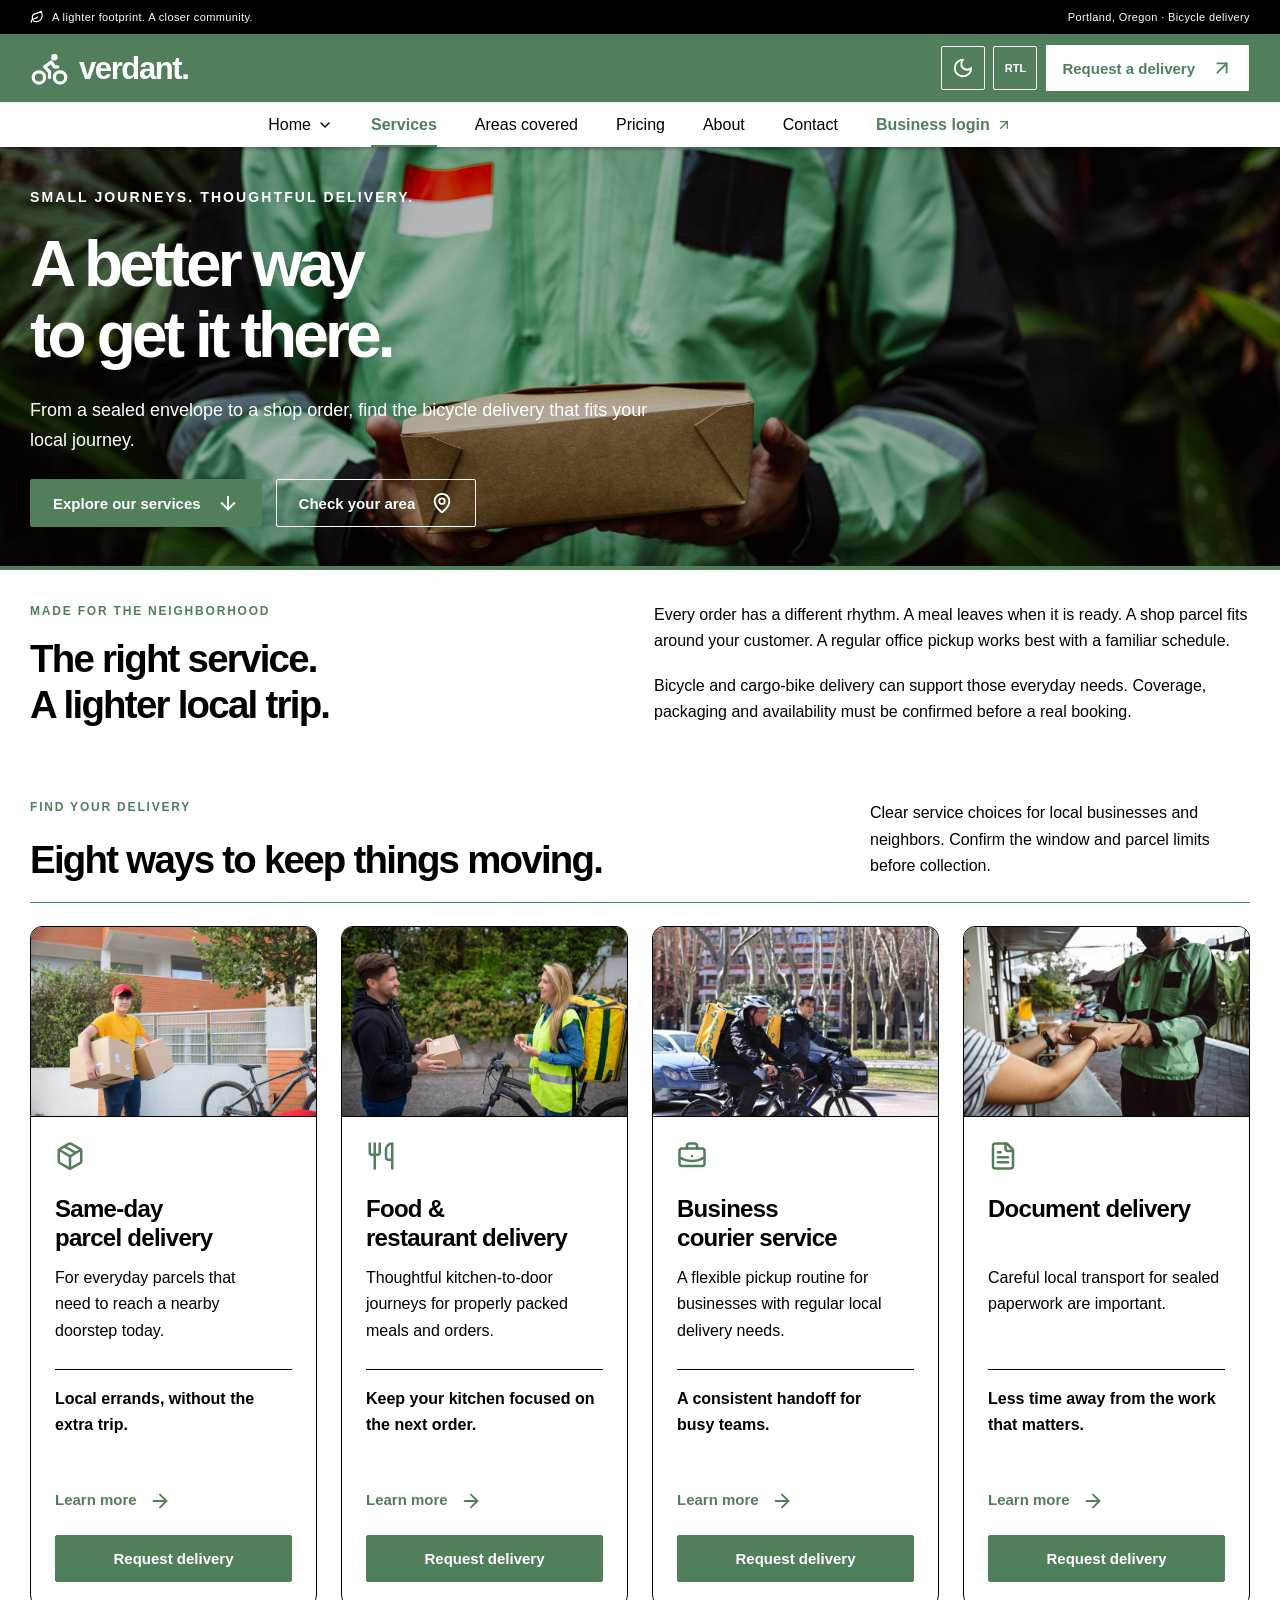
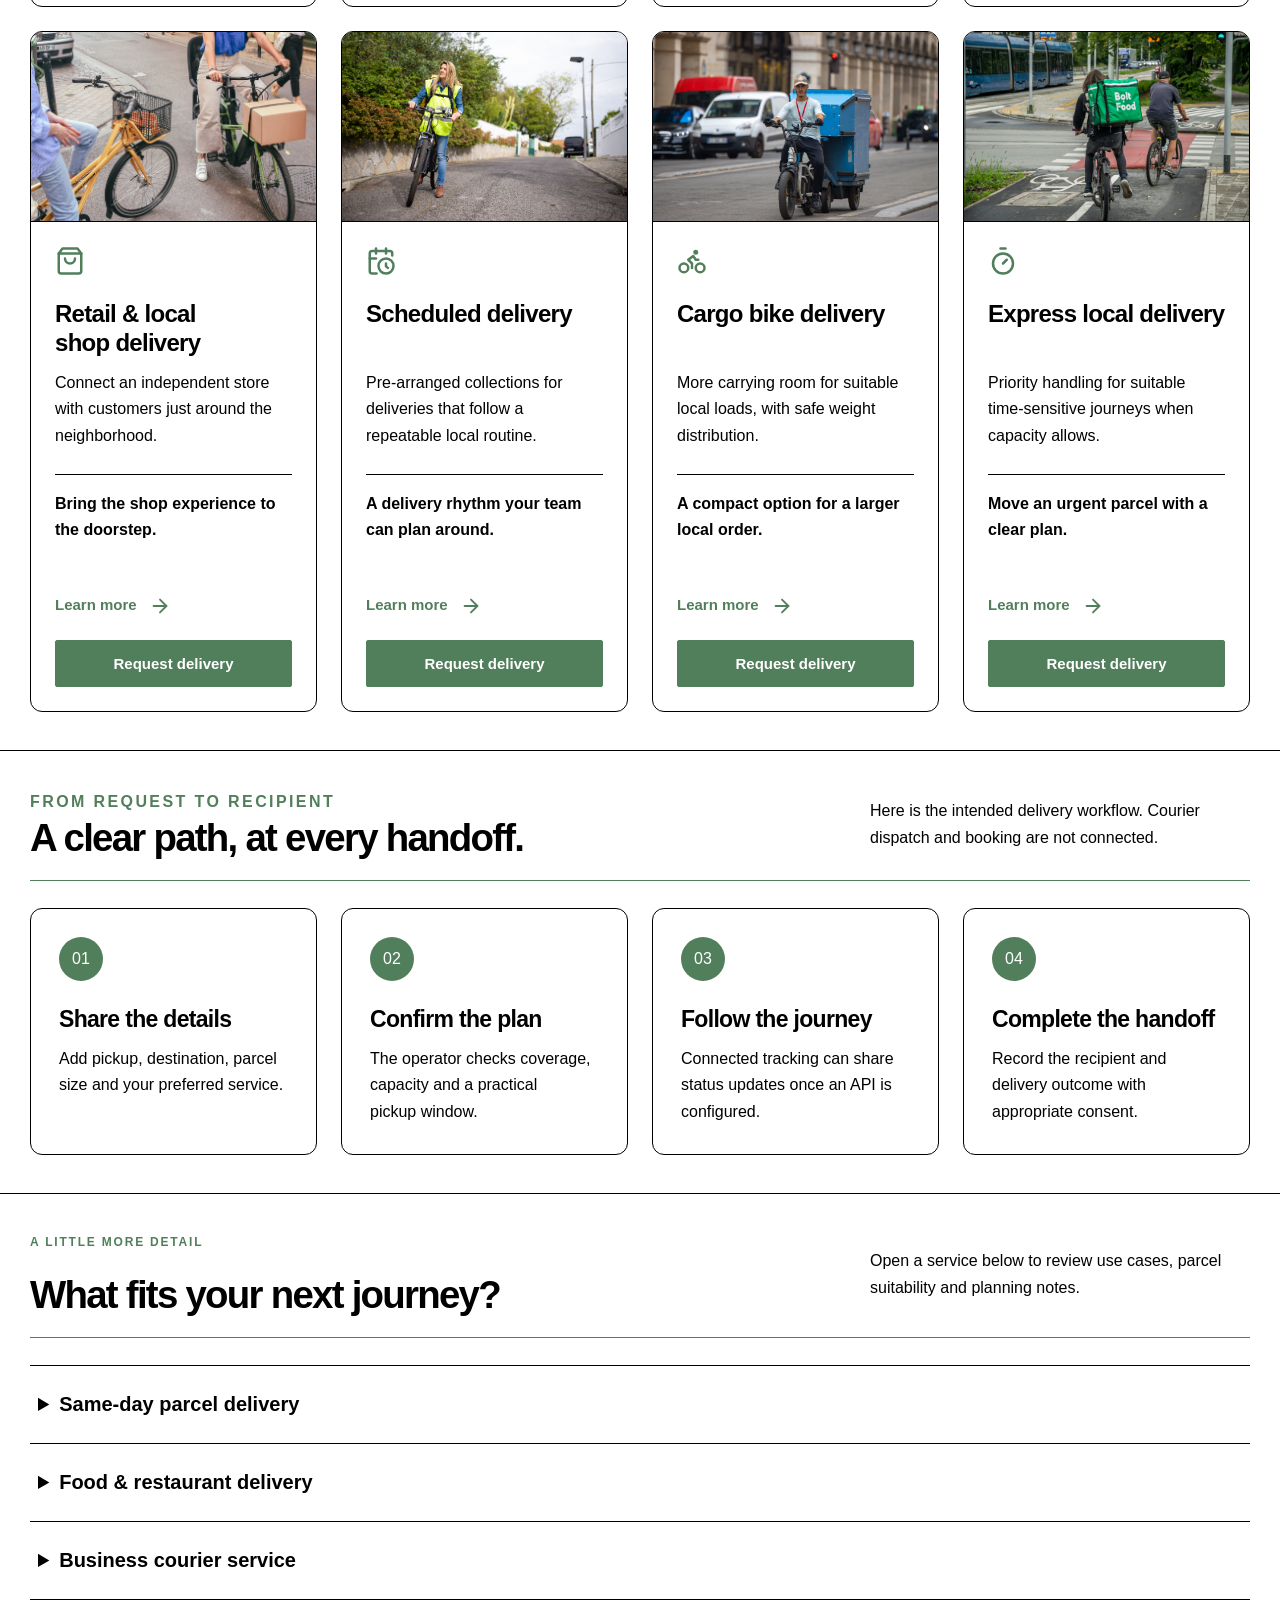
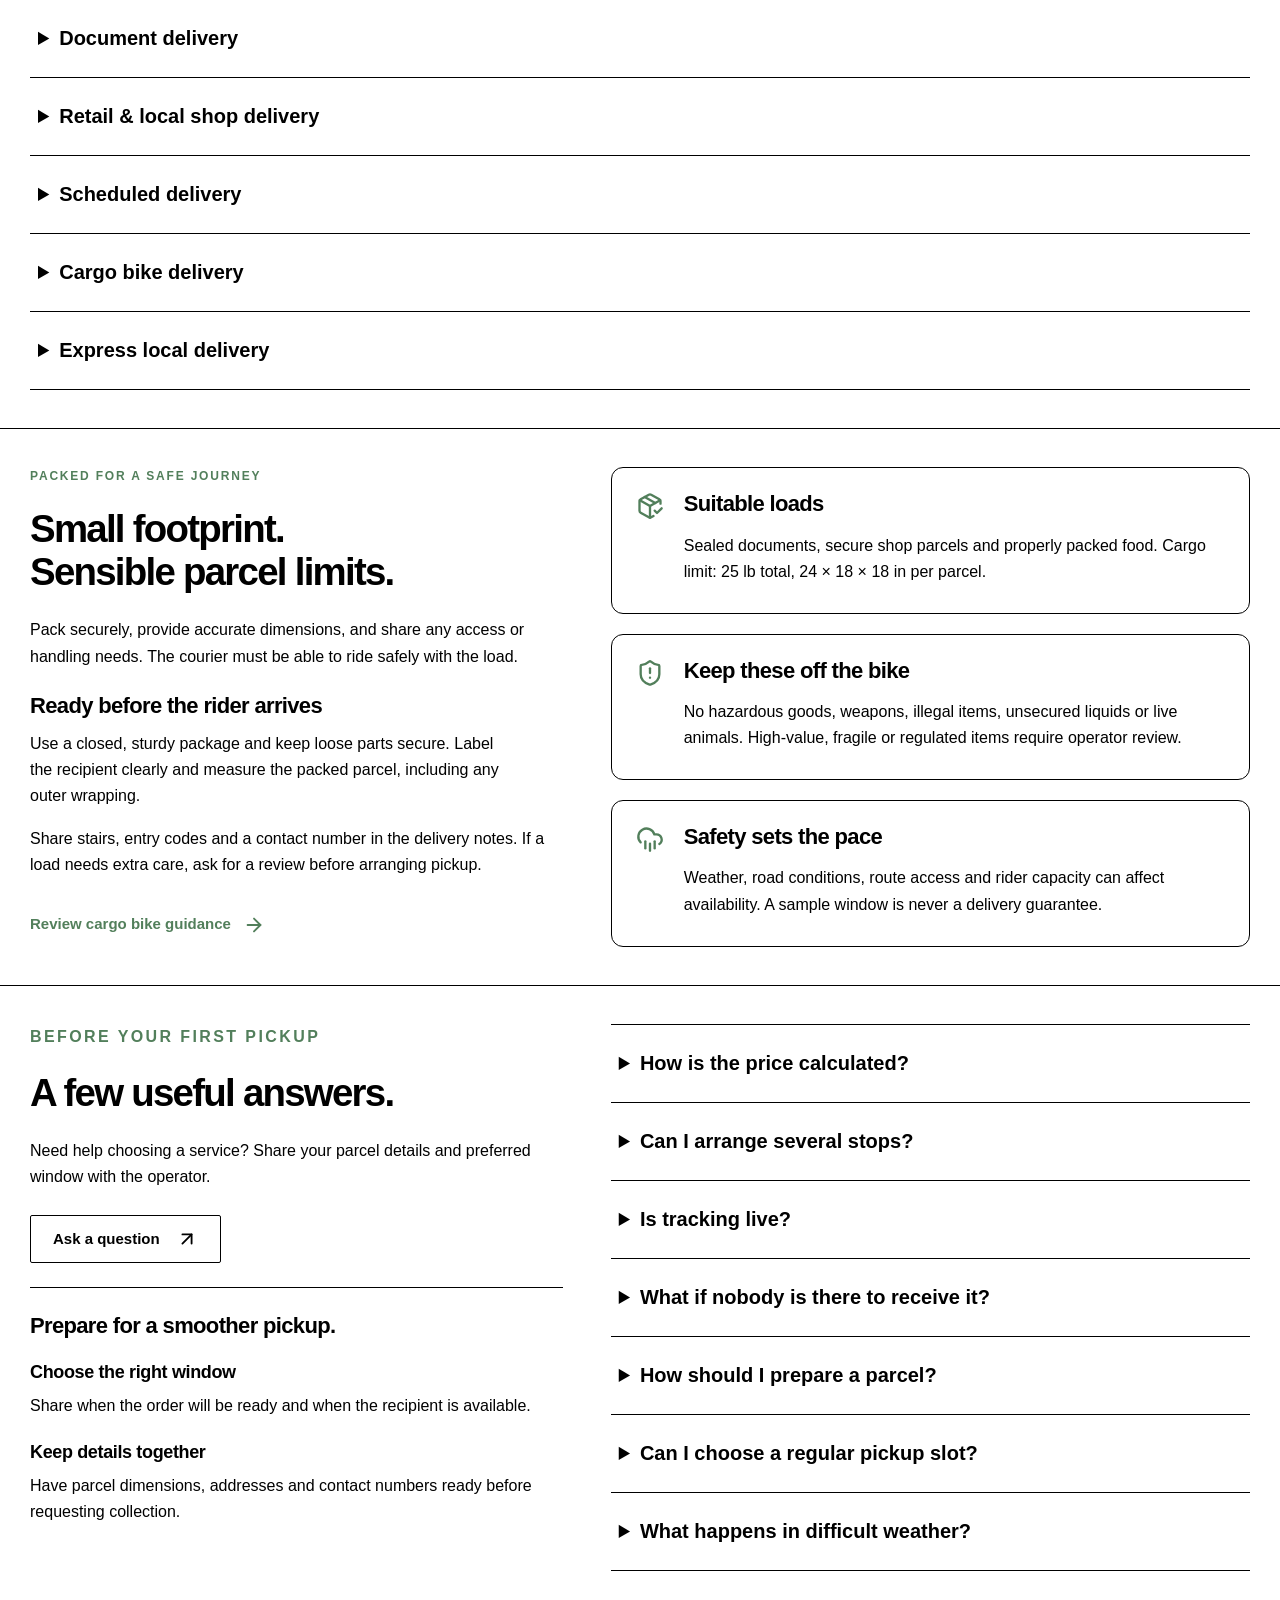
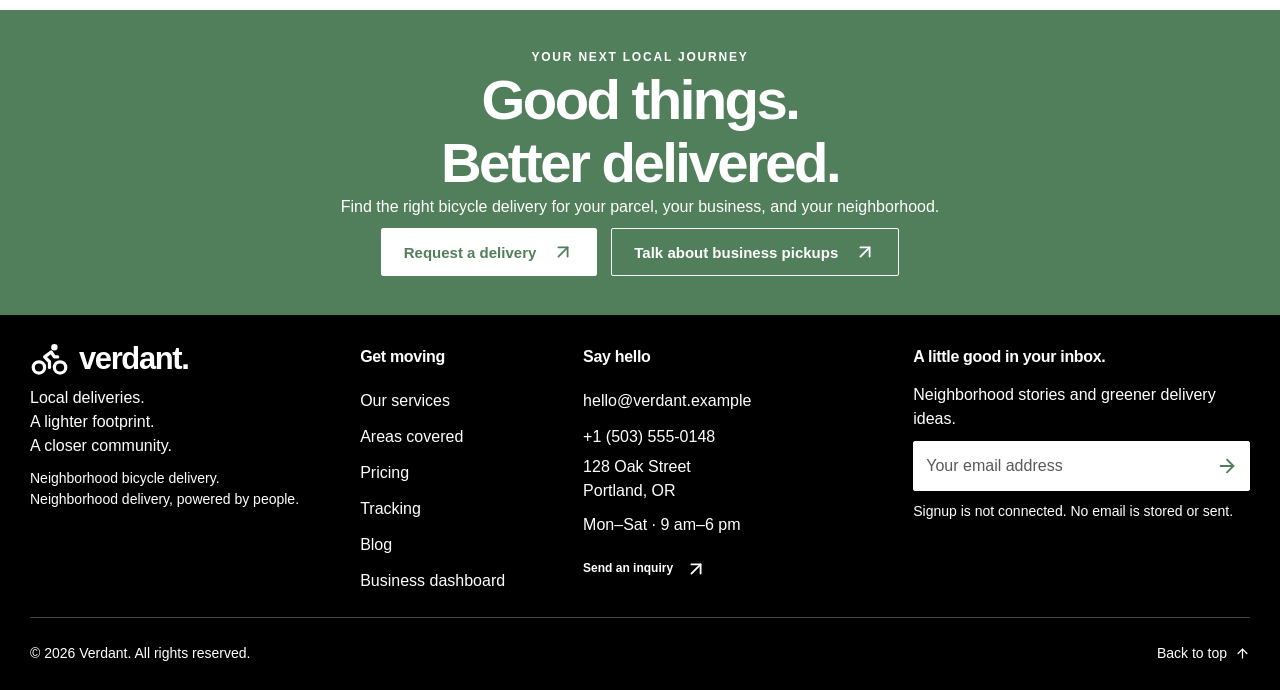
<file: services.html>
<!DOCTYPE html>
<html lang="en" dir="ltr"><head><meta charset="utf-8"><meta name="viewport" content="width=device-width,initial-scale=1"><title>Bicycle Delivery Services | Verdant</title><meta name="description" content="Explore eight local bicycle courier services for parcels, meals, documents, shops and recurring business routes. service examples."><meta name="theme-color" content="#527f5b"><meta property="og:title" content="Verdant — Local bicycle courier services"><meta property="og:description" content="Choose a practical local bicycle delivery for your business or neighborhood."><meta property="og:type" content="website"><meta property="og:url" content="https://verdant-bicycle-courier.ezhil3013.chatgpt.site/services.html"><meta property="og:image" content="https://verdant-bicycle-courier.ezhil3013.chatgpt.site/assets/images/services-hero.jpg"><link rel="canonical" href="https://verdant-bicycle-courier.ezhil3013.chatgpt.site/services.html"><link rel="icon" href="assets/favicon.svg" type="image/svg+xml"><link rel="stylesheet" href="assets/vendor/bootstrap.min.css"><link rel="stylesheet" href="assets/css/style.css"><link rel="stylesheet" href="assets/css/rtl.css"><script>try{document.documentElement.dataset.theme=localStorage.getItem('verdant-theme')||(matchMedia('(prefers-color-scheme: dark)').matches?'dark':'light');document.documentElement.dir=localStorage.getItem('verdant-dir')||'ltr'}catch(e){}</script><script defer src="assets/vendor/lucide.min.js"></script><script defer src="assets/js/main-content-balanced.js"></script><script type="application/ld+json">{"@context": "https://schema.org", "@type": "CollectionPage", "name": "Verdant bicycle delivery services", "url": "https://verdant-bicycle-courier.ezhil3013.chatgpt.site/services.html", "description": "Eight bicycle courier service examples."}</script><link rel="stylesheet" href="assets/css/review-fixes.css"><link rel="stylesheet" href="assets/css/services.css"><link rel="stylesheet" href="assets/css/theme-content-balanced.css"><script defer src="assets/js/services.js"></script><link rel="stylesheet" href="assets/css/section-alignment-fixes.css"><link rel="stylesheet" href="assets/css/heading-images-visible.css"><link rel="stylesheet" href="assets/css/image-box-visibility-fix.css"><link rel="stylesheet" href="assets/css/content-alignment.css"><link rel="stylesheet" href="assets/css/layout-store.css">
<link rel="stylesheet" href="assets/css/presentation-fixes.css"><link rel="stylesheet" href="assets/css/footer-compact.css"><link rel="stylesheet" href="assets/css/peer-alignment.css"><script defer src="assets/js/peer-alignment.js"></script></head><body class="services-page">
<a class="skip-link" href="#main">Skip to content</a>
<div class="announcement"><span><i data-lucide="leaf"></i> A lighter footprint. A closer community.</span><span class="announcement-extra">Portland, Oregon · Bicycle delivery</span></div>
<header class="site-header"><a class="brand" href="index.html" aria-label="Verdant home"><span class="brand-icon"><i data-lucide="bike"></i></span>verdant<span class="brand-dot">.</span></a><button class="menu-toggle icon-button" aria-label="Open navigation" aria-controls="navigation" aria-expanded="false"><i data-lucide="menu"></i></button><nav id="navigation" aria-label="Primary navigation"><details class="home-dropdown"><summary class="home-menu-label">Home <i data-lucide="chevron-down"></i></summary><div class="home-dropdown-panel"><a href="index.html">Home Page 1</a><a href="home-2.html">Home Page 2</a></div></details><a href="services.html" class="active" aria-current="page">Services</a><a href="areas-covered.html">Areas covered</a><a href="pricing.html">Pricing</a><a href="about.html">About</a><a href="contact.html">Contact</a><a class="business-login" href="login.html">Business login <i data-lucide="arrow-up-right"></i></a></nav><div class="header-actions"><button id="theme-toggle" class="icon-button" aria-label="Switch to dark mode"><i data-lucide="moon"></i></button><button id="rtl-toggle" class="direction-button" aria-label="Switch to right-to-left layout">RTL</button><a class="button button-primary header-cta" href="request-delivery.html">Request a delivery <i data-lucide="arrow-up-right"></i></a></div></header>
<main id="main"><section class="services-hero page-pad"><p class="eyebrow">SMALL JOURNEYS. THOUGHTFUL DELIVERY.</p><h1>A better way<br>to get it there.</h1><p>From a sealed envelope to a shop order, find the bicycle delivery that fits your local journey.</p><div class="button-group"><a class="button button-primary" href="#delivery-services">Explore our services <i data-lucide="arrow-down"></i></a><a class="button button-on-dark" href="index.html#coverage">Check your area <i data-lucide="map-pin"></i></a></div></section>
<section class="service-intro page-pad"><div><p class="eyebrow">MADE FOR THE NEIGHBORHOOD</p><h2>The right service.<br>A lighter local trip.</h2></div><div><p>Every order has a different rhythm. A meal leaves when it is ready. A shop parcel fits around your customer. A regular office pickup works best with a familiar schedule.</p><p>Bicycle and cargo-bike delivery can support those everyday needs. Coverage, packaging and availability must be confirmed before a real booking.</p></div></section>
<section class="services-catalog page-pad" id="delivery-services"><div class="section-heading"><div><p class="eyebrow">FIND YOUR DELIVERY</p><h2>Eight ways to keep things moving.</h2></div><p>Clear service choices for local businesses and neighbors. Confirm the window and parcel limits before collection.</p></div><div class="delivery-grid"><article class="delivery-card"><div class="service-photo" role="img" aria-label="Replaceable JPG placeholder for same-day parcel delivery" style="background-image:url('assets/images/service-same-day.jpg') !important"></div><div class="delivery-card-body"><i data-lucide="package" aria-hidden="true"></i><h3>Same-day parcel delivery</h3><p>For everyday parcels that need to reach a nearby doorstep today.</p><p class="service-benefit">Local errands, without the extra trip.</p><div class="service-actions"><a class="text-link" href="service-details.html?service=same-day">Learn more <i data-lucide="arrow-right"></i><span class="sr-only"> about same-day parcel delivery</span></a><a class="button button-primary" href="request-delivery.html">Request delivery<span class="sr-only"> for same-day parcel delivery</span></a></div></div></article><article class="delivery-card"><div class="service-photo" role="img" aria-label="Replaceable JPG placeholder for food & restaurant delivery" style="background-image:url('assets/images/service-food.jpg') !important"></div><div class="delivery-card-body"><i data-lucide="utensils" aria-hidden="true"></i><h3>Food & restaurant delivery</h3><p>Thoughtful kitchen-to-door journeys for properly packed meals and orders.</p><p class="service-benefit">Keep your kitchen focused on the next order.</p><div class="service-actions"><a class="text-link" href="service-details.html?service=food">Learn more <i data-lucide="arrow-right"></i><span class="sr-only"> about food & restaurant delivery</span></a><a class="button button-primary" href="request-delivery.html">Request delivery<span class="sr-only"> for food & restaurant delivery</span></a></div></div></article><article class="delivery-card"><div class="service-photo" role="img" aria-label="Replaceable JPG placeholder for business courier service" style="background-image:url('assets/images/service-business.jpg') !important"></div><div class="delivery-card-body"><i data-lucide="briefcase-business" aria-hidden="true"></i><h3>Business courier service</h3><p>A flexible pickup routine for businesses with regular local delivery needs.</p><p class="service-benefit">A consistent handoff for busy teams.</p><div class="service-actions"><a class="text-link" href="service-details.html?service=business">Learn more <i data-lucide="arrow-right"></i><span class="sr-only"> about business courier service</span></a><a class="button button-primary" href="request-delivery.html">Request delivery<span class="sr-only"> for business courier service</span></a></div></div></article><article class="delivery-card"><div class="service-photo" role="img" aria-label="Replaceable JPG placeholder for document delivery" style="background-image:url('assets/images/service-documents.jpg') !important"></div><div class="delivery-card-body"><i data-lucide="file-text" aria-hidden="true"></i><h3>Document delivery</h3><p>Careful local transport for sealed paperwork are important.</p><p class="service-benefit">Less time away from the work that matters.</p><div class="service-actions"><a class="text-link" href="service-details.html?service=documents">Learn more <i data-lucide="arrow-right"></i><span class="sr-only"> about document delivery</span></a><a class="button button-primary" href="request-delivery.html">Request delivery<span class="sr-only"> for document delivery</span></a></div></div></article><article class="delivery-card"><div class="service-photo" role="img" aria-label="Replaceable JPG placeholder for retail & local shop delivery" style="background-image:url('assets/images/service-retail.jpg') !important"></div><div class="delivery-card-body"><i data-lucide="shopping-bag" aria-hidden="true"></i><h3>Retail & local shop delivery</h3><p>Connect an independent store with customers just around the neighborhood.</p><p class="service-benefit">Bring the shop experience to the doorstep.</p><div class="service-actions"><a class="text-link" href="service-details.html?service=retail">Learn more <i data-lucide="arrow-right"></i><span class="sr-only"> about retail & local shop delivery</span></a><a class="button button-primary" href="request-delivery.html">Request delivery<span class="sr-only"> for retail & local shop delivery</span></a></div></div></article><article class="delivery-card"><div class="service-photo" role="img" aria-label="Replaceable JPG placeholder for scheduled delivery" style="background-image:url('assets/images/service-scheduled.jpg') !important"></div><div class="delivery-card-body"><i data-lucide="calendar-clock" aria-hidden="true"></i><h3>Scheduled delivery</h3><p>Pre-arranged collections for deliveries that follow a repeatable local routine.</p><p class="service-benefit">A delivery rhythm your team can plan around.</p><div class="service-actions"><a class="text-link" href="service-details.html?service=scheduled">Learn more <i data-lucide="arrow-right"></i><span class="sr-only"> about scheduled delivery</span></a><a class="button button-primary" href="request-delivery.html">Request delivery<span class="sr-only"> for scheduled delivery</span></a></div></div></article><article class="delivery-card"><div class="service-photo" role="img" aria-label="Replaceable JPG placeholder for cargo bike delivery" style="background-image:url('assets/images/service-cargo.jpg') !important"></div><div class="delivery-card-body"><i data-lucide="bike" aria-hidden="true"></i><h3>Cargo bike delivery</h3><p>More carrying room for suitable local loads, with safe weight distribution.</p><p class="service-benefit">A compact option for a larger local order.</p><div class="service-actions"><a class="text-link" href="service-details.html?service=cargo">Learn more <i data-lucide="arrow-right"></i><span class="sr-only"> about cargo bike delivery</span></a><a class="button button-primary" href="request-delivery.html">Request delivery<span class="sr-only"> for cargo bike delivery</span></a></div></div></article><article class="delivery-card"><div class="service-photo" role="img" aria-label="Replaceable JPG placeholder for express local delivery" style="background-image:url('assets/images/service-express.jpg') !important"></div><div class="delivery-card-body"><i data-lucide="timer" aria-hidden="true"></i><h3>Express local delivery</h3><p>Priority handling for suitable time-sensitive journeys when capacity allows.</p><p class="service-benefit">Move an urgent parcel with a clear plan.</p><div class="service-actions"><a class="text-link" href="service-details.html?service=express">Learn more <i data-lucide="arrow-right"></i><span class="sr-only"> about express local delivery</span></a><a class="button button-primary" href="request-delivery.html">Request delivery<span class="sr-only"> for express local delivery</span></a></div></div></article></div></section>
<section class="service-workflow page-pad"><div class="section-heading"><div><p class="eyebrow">FROM REQUEST TO RECIPIENT</p><h2>A clear path, at every handoff.</h2></div><p>Here is the intended delivery workflow. Courier dispatch and booking are not connected.</p></div><ol><li><span>01</span><h3>Share the details</h3><p>Add pickup, destination, parcel size and your preferred service.</p></li><li><span>02</span><h3>Confirm the plan</h3><p>The operator checks coverage, capacity and a practical pickup window.</p></li><li><span>03</span><h3>Follow the journey</h3><p>Connected tracking can share status updates once an API is configured.</p></li><li><span>04</span><h3>Complete the handoff</h3><p>Record the recipient and delivery outcome with appropriate consent.</p></li></ol></section>
<section class="service-guide page-pad"><div class="section-heading"><div><p class="eyebrow">A LITTLE MORE DETAIL</p><h2>What fits your next journey?</h2></div><p>Open a service below to review use cases, parcel suitability and planning notes.</p></div><details id="same-day" class="service-detail"><summary>Same-day parcel delivery</summary><div class="detail-content"><div><h3>Who it fits</h3><p>Independent shops and individual senders.</p></div><div><h3>What travels</h3><p>Securely boxed parcels and everyday essentials.</p></div><div><h3>Plan your window</h3><p>Sample window: 1–3 hours after pickup, subject to capacity.</p></div><div><h3>Before you request</h3><p>Confirm pickup and recipient availability before requesting a same-day journey.</p></div></div></details><details id="food" class="service-detail"><summary>Food & restaurant delivery</summary><div class="detail-content"><div><h3>Who it fits</h3><p>Restaurants, cafés and local food makers.</p></div><div><h3>What travels</h3><p>Sealed takeaway meals in suitable insulated equipment.</p></div><div><h3>Plan your window</h3><p>Sample window: agreed around kitchen readiness and route.</p></div><div><h3>Before you request</h3><p>Food safety, packaging and temperature requirements must be reviewed by your real operation.</p></div></div></details><details id="business" class="service-detail"><summary>Business courier service</summary><div class="detail-content"><div><h3>Who it fits</h3><p>Offices, professional services and small businesses.</p></div><div><h3>What travels</h3><p>Office parcels, shop orders and business supplies.</p></div><div><h3>Plan your window</h3><p>On-demand or recurring windows arranged in advance.</p></div><div><h3>Before you request</h3><p>Discuss collection volume, access details and named contacts for each location.</p></div></div></details><details id="documents" class="service-detail"><summary>Document delivery</summary><div class="detail-content"><div><h3>Who it fits</h3><p>Legal offices, studios and professional teams.</p></div><div><h3>What travels</h3><p>Sealed envelopes, signed forms and paper files.</p></div><div><h3>Plan your window</h3><p>Standard or priority window, confirmed before dispatch.</p></div><div><h3>Before you request</h3><p>Confidential materials require appropriate handling policies; this does not claim certified security.</p></div></div></details><details id="retail" class="service-detail"><summary>Retail & local shop delivery</summary><div class="detail-content"><div><h3>Who it fits</h3><p>Florists, boutiques and neighborhood retailers.</p></div><div><h3>What travels</h3><p>Wrapped gifts, books, apparel and secured bouquets.</p></div><div><h3>Plan your window</h3><p>Same-day or planned delivery windows by area.</p></div><div><h3>Before you request</h3><p>Fragile items need protective packaging. Medicines need separate legal and operational approval.</p></div></div></details><details id="scheduled" class="service-detail"><summary>Scheduled delivery</summary><div class="detail-content"><div><h3>Who it fits</h3><p>Regular suppliers, offices and multi-location shops.</p></div><div><h3>What travels</h3><p>Repeat parcel collections and approved route batches.</p></div><div><h3>Plan your window</h3><p>Agreed date and pickup slot; recurring availability reviewed.</p></div><div><h3>Before you request</h3><p>Plan cutoff times, stop order and changes with your delivery partner.</p></div></div></details><details id="cargo" class="service-detail"><summary>Cargo bike delivery</summary><div class="detail-content"><div><h3>Who it fits</h3><p>Retailers, makers and businesses with bulkier parcels.</p></div><div><h3>What travels</h3><p>Stable boxed goods within approved cargo limits.</p></div><div><h3>Plan your window</h3><p>Capacity and route reviewed before the pickup is accepted.</p></div><div><h3>Before you request</h3><p>limit: up to 25 lb total and 24 × 18 × 18 in per parcel. Real equipment limits may differ.</p></div></div></details><details id="express" class="service-detail"><summary>Express local delivery</summary><div class="detail-content"><div><h3>Who it fits</h3><p>Time-sensitive businesses and individual senders.</p></div><div><h3>What travels</h3><p>Small securely packed parcels and sealed documents.</p></div><div><h3>Plan your window</h3><p>Sample target: 45–90 minutes after pickup; never guaranteed.</p></div><div><h3>Before you request</h3><p>Weather, rider availability, route safety and recipient access can change the window.</p></div></div></details></section>
<section class="parcel-guidance page-pad"><div><p class="eyebrow">PACKED FOR A SAFE JOURNEY</p><h2>Small footprint.<br>Sensible parcel limits.</h2><p>Pack securely, provide accurate dimensions, and share any access or handling needs. The courier must be able to ride safely with the load.</p><div class="parcel-preparation"><h3>Ready before the rider arrives</h3><p>Use a closed, sturdy package and keep loose parts secure. Label the recipient clearly and measure the packed parcel, including any outer wrapping.</p><p>Share stairs, entry codes and a contact number in the delivery notes. If a load needs extra care, ask for a review before arranging pickup.</p></div><a class="text-link" href="#cargo">Review cargo bike guidance <i data-lucide="arrow-right"></i></a></div><div class="parcel-rules"><article><i data-lucide="package-check"></i><h3>Suitable loads</h3><p>Sealed documents, secure shop parcels and properly packed food. Cargo limit: 25 lb total, 24 × 18 × 18 in per parcel.</p></article><article><i data-lucide="shield-alert"></i><h3>Keep these off the bike</h3><p>No hazardous goods, weapons, illegal items, unsecured liquids or live animals. High-value, fragile or regulated items require operator review.</p></article><article><i data-lucide="cloud-rain"></i><h3>Safety sets the pace</h3><p>Weather, road conditions, route access and rider capacity can affect availability. A sample window is never a delivery guarantee.</p></article></div></section>
<section class="service-faq page-pad"><div><p class="eyebrow">BEFORE YOUR FIRST PICKUP</p><h2>A few useful answers.</h2><p>Need help choosing a service? Share your parcel details and preferred window with the operator.</p><button class="button button-outline" data-dialog="contact-dialog">Ask a question <i data-lucide="arrow-up-right"></i></button><div class="column-guidance"><h3>Prepare for a smoother pickup.</h3><article><h4>Choose the right window</h4><p>Share when the order will be ready and when the recipient is available.</p></article><article><h4>Keep details together</h4><p>Have parcel dimensions, addresses and contact numbers ready before requesting collection.</p></article></div></div><div><details><summary>How is the price calculated?</summary><p>A real quote can account for distance, urgency, parcel size and delivery frequency. Try the homepage estimator for clearly labeled sample pricing.</p></details><details><summary>Can I arrange several stops?</summary><p>Discuss scheduled routes for multiple local stops. The operator should confirm the stop order, load capacity and timing before accepting a route.</p></details><details><summary>Is tracking live?</summary><p>No. The tracking example shows sample statuses only. Courier coordinates, ETA and proof of delivery need a connected backend and appropriate consent.</p></details><details><summary>What if nobody is there to receive it?</summary><p>Provide a reachable contact and clear instructions. A real operator should agree on a safe alternative handoff or return policy before collection.</p></details><details><summary>How should I prepare a parcel?</summary><p>Use a sealed, stable package and include its final dimensions and weight. Share fragile contents or handling needs before collection.</p></details><details><summary>Can I choose a regular pickup slot?</summary><p>Discuss scheduled collections for recurring needs. Confirm your opening hours, route stops and typical parcel volume before agreeing on a routine.</p></details><details><summary>What happens in difficult weather?</summary><p>Safety comes first. Road conditions and weather can affect availability or timing, so the operator should communicate any changes before departure.</p></details></div></section>
<section class="final-cta page-pad"><p class="eyebrow">YOUR NEXT LOCAL JOURNEY</p><h2>Good things.<br>Better delivered.</h2><p>Find the right bicycle delivery for your parcel, your business, and your neighborhood.</p><div class="button-group"><a class="button button-light" href="request-delivery.html">Request a delivery <i data-lucide="arrow-up-right"></i></a><button class="button button-on-dark" data-dialog="contact-dialog">Talk about business pickups <i data-lucide="arrow-up-right"></i></button></div></section></main><footer class="page-pad" id="contact"><div class="footer-grid"><div><a class="brand" href="index.html"><span class="brand-icon"><i data-lucide="bike"></i></span>verdant<span class="brand-dot">.</span></a><p>Local deliveries.<br>A lighter footprint.<br>A closer community.</p><span class="small-copy">Neighborhood bicycle delivery.<br>Neighborhood delivery, powered by people.</span></div><div><h2>Get moving</h2><a href="services.html">Our services</a><a href="areas-covered.html">Areas covered</a><a href="pricing.html">Pricing</a><a href="index.html#tracking">Tracking</a><a href="blog.html">Blog</a><a href="dashboard.html">Business dashboard</a></div><div><h2>Say hello</h2><a href="mailto:hello@verdant.example">hello@verdant.example</a><a href="tel:+15035550148">+1 (503) 555-0148</a><p>128 Oak Street<br>Portland, OR</p><p>Mon–Sat · 9 am–6 pm</p><button class="text-link" data-dialog="contact-dialog">Send an inquiry <i data-lucide="arrow-up-right"></i></button></div><div class="newsletter"><h2>A little good in your inbox.</h2><p>Neighborhood stories and greener delivery ideas.</p><form id="newsletter-form" novalidate><label class="sr-only" for="newsletter-email">Email address</label><div class="newsletter-input"><input id="newsletter-email" type="email" required placeholder="Your email address" autocomplete="email"><button class="icon-button" aria-label="Try newsletter signup" type="submit"><i data-lucide="arrow-right"></i></button></div><p id="newsletter-result" class="small-copy" role="status" aria-live="polite">Signup is not connected. No email is stored or sent.</p></form></div></div><div class="footer-bottom"><span>© 2026 Verdant. All rights reserved.</span><a href="index.html">Back to top <i data-lucide="arrow-up"></i></a></div></footer>

<dialog id="contact-dialog" aria-labelledby="contact-title"><button class="dialog-close icon-button" aria-label="Close dialog"><i data-lucide="x"></i></button><p class="eyebrow">LET’S TALK LOCAL</p><h2 id="contact-title">Send an inquiry</h2><p class="small-copy">No message is sent.</p><form id="contact-form" novalidate><div class="field"><label for="contact-name">Name</label><input id="contact-name" name="name" required autocomplete="name"><span class="field-error"></span></div><div class="field"><label for="contact-email">Email</label><input id="contact-email" name="email" type="email" required autocomplete="email"><span class="field-error"></span></div><div class="field"><label for="contact-message">Message</label><textarea id="contact-message" name="message" required rows="3"></textarea><span class="field-error"></span></div><button class="button button-primary" type="submit">Check inquiry <i data-lucide="arrow-right"></i></button><p id="contact-result" role="status" aria-live="polite"></p></form></dialog>
<script src="assets/js/presentation-alignment.js"></script>
</body></html>
</file>
<file: assets/css/style.css>
/* Verdant — full-width 30px system. Replace only JPG assets in assets/images. */
:root{--primary:#527f5b;--secondary:var(--primary);--accent:var(--primary);--background:#ffffff;--surface:#ffffff;--surface-soft:#ffffff;--text:#000000;--muted:#000000;--border:#ffffff;--success:var(--primary);--warning:var(--primary);--error:var(--primary);--map-bg:#ffffff;--map-street:#ffffff;--map-park:#ffffff;--radius:14px;--page-pad:30px;color-scheme:light}
*{box-sizing:border-box}html{scroll-behavior:smooth;scroll-padding-top:110px}body{margin:0;background:var(--background);color:var(--text);font-family:"Segoe UI",Arial,sans-serif;font-size:16px;line-height:1.65;overflow-wrap:break-word}a{color:inherit;text-decoration:none}button,input,select,textarea{font:inherit}button{cursor:pointer}a,button,input,select,textarea{touch-action:manipulation}button{color:inherit}svg{width:22px;height:22px;flex-shrink:0}p{color:var(--muted);margin:0 0 24px}h1,h2,h3{font-weight:550;letter-spacing:-.045em;line-height:1.12;color:var(--text);margin:0 0 24px}h1{font-size:clamp(48px,5.3vw,86px);letter-spacing:-.06em}h2{font-size:clamp(32px,3.2vw,52px)}h3{font-size:23px;letter-spacing:-.03em;margin-bottom:12px}strong{font-weight:600}img{max-width:100%;object-fit:cover}section[id],footer[id]{scroll-margin-top:90px}.page-pad{width:100%;padding-inline:var(--page-pad)}.eyebrow{font-size:11px;font-weight:700;letter-spacing:.15em;color:var(--primary);margin-bottom:20px}.muted,.small-copy{color:var(--muted)}.small-copy{font-size:13px;line-height:1.6}.button{min-height:50px;padding:12px 22px;border-radius:7px;display:inline-flex;align-items:center;justify-content:center;gap:16px;font-size:14px;font-weight:600;border:1px solid transparent;line-height:1.4;transition:background .2s,transform .2s,box-shadow .2s}.button:hover{transform:translateY(-2px);box-shadow:0 5px 16px #000000}.button-primary{background:#527f5b;color:#ffffff}.button-primary:hover{background:var(--primary);color:#ffffff}.button-outline{border-color:var(--border);background:transparent;color:var(--text)}.button-outline:hover{background:var(--surface-soft)}.button-group{display:flex;flex-wrap:wrap;gap:14px}.icon-button{display:inline-flex;align-items:center;justify-content:center;min-width:44px;min-height:44px;border:1px solid var(--border);background:transparent;border-radius:7px}.text-link{display:inline-flex;align-items:center;gap:12px;font-size:14px;font-weight:600;color:var(--primary);background:none;border:0;padding:8px 0;min-height:44px}.text-link:hover{gap:18px}.announcement{padding:8px 30px;background:#527f5b;color:#ffffff;display:flex;justify-content:space-between;font-size:11px;letter-spacing:.035em}.announcement span{display:flex;gap:8px;align-items:center}.announcement svg{width:14px;height:14px}.site-header{padding:18px 30px;display:flex;align-items:center;justify-content:space-between;gap:24px;position:sticky;top:0;z-index:50;background:var(--background);border-bottom:1px solid var(--border)}.brand{display:inline-flex;align-items:center;gap:10px;font-size:31px;line-height:1;font-weight:650;letter-spacing:-1.4px;color:var(--primary)}.brand-icon{display:flex;align-items:center}.brand-icon svg{width:39px;height:39px}.brand-dot{margin-inline-start:-10px}.site-header nav{display:flex;gap:24px;align-items:center}.site-header nav a{font-size:13px;min-height:44px;display:flex;align-items:center;position:relative;white-space:nowrap}.site-header nav a.active:after{content:"";position:absolute;bottom:2px;inset-inline-start:0;width:18px;height:2px;background:var(--primary)}.header-actions{display:flex;gap:8px;align-items:center}.header-cta{font-size:12px;padding:12px 16px}.business-login{background:none;border:0;padding:0;font-size:12px;display:flex;gap:6px;align-items:center;min-height:44px}.business-login svg{width:16px}.direction-button{font-size:11px;font-weight:700;border:1px solid var(--border);background:none;border-radius:7px;min-height:44px;min-width:44px}.menu-toggle{display:none}.hero{padding-top:30px;padding-bottom:0}.hero-grid{display:grid;grid-template-columns:1fr 1fr;gap:30px;min-height:580px}.hero-copy{display:flex;flex-direction:column;justify-content:center;padding:32px 0 40px}.hero-copy h1 span{color:var(--primary)}.hero-description{max-width:500px;font-size:17px;line-height:1.75;margin-bottom:32px}.small-dot{display:inline-block;background:var(--primary);height:6px;width:6px;border-radius:50%;margin-inline-end:8px;vertical-align:middle}.hero-photo{border-radius:var(--radius);background-image:linear-gradient(0deg,#000000,transparent 55%),url('../images/hero-courier.jpg');background-size:cover;background-position:61% center;min-height:580px;position:relative;overflow:hidden}.photo-label{position:absolute;bottom:55px;inset-inline-start:24px;display:flex;align-items:center;gap:12px;background:#ffffff;color:#000000;border-radius:10px;padding:17px 20px}.photo-label>svg{color:#527f5b;width:30px;height:30px}.photo-label strong,.photo-label span{display:block;font-size:13px;line-height:1.6}.photo-label span{font-size:11px;color:#000000}.photo-caption{position:absolute;bottom:18px;inset-inline-start:24px;font-size:9px;letter-spacing:.17em;color:#ffffff}.hero-trust{display:flex;gap:22px;flex-wrap:wrap;font-size:11px;margin-top:36px;color:var(--muted)}.hero-trust span{display:flex;gap:8px;align-items:center}.hero-trust svg{width:17px;height:17px;color:var(--primary)}.hero-bottom{padding:21px 0;display:flex;justify-content:space-between;align-items:center;border-bottom:1px solid var(--border);font-size:11px;color:var(--muted)}.hero-bottom a{display:flex;align-items:center;gap:15px;color:var(--text)}.hero-bottom svg{width:16px}.estimator-section{padding-block:60px}.section-heading{display:flex;align-items:flex-end;justify-content:space-between;gap:32px;margin-bottom:32px}.section-heading h2{margin-bottom:0}.section-heading>p{margin-bottom:0;font-size:14px}.estimate-form{display:grid;grid-template-columns:1.35fr 1.35fr 1fr 1fr 1fr;gap:16px;padding:24px;border:1px solid var(--border);border-radius:var(--radius);background:var(--surface)}.field{min-width:0}.field label{font-size:12px;font-weight:600;display:block;margin-bottom:8px;color:var(--text)}input,select,textarea{width:100%;min-height:48px;border:1px solid var(--border);border-radius:6px;background:var(--background);color:var(--text);padding:10px 12px;font-size:13px}input::placeholder,textarea::placeholder{color:var(--muted)}select{padding-inline-end:24px}.input-wrap{position:relative}.input-wrap svg{position:absolute;inset-inline-start:11px;top:15px;width:17px;height:17px;color:var(--muted)}.input-wrap input{padding-inline-start:35px}.estimate-button{grid-column:5;font-size:13px}.form-result{grid-column:1/-1;background:var(--surface-soft);padding:20px;border-radius:8px;color:var(--text)}.form-result strong{font-size:24px;color:var(--primary)}.form-note{display:flex;align-items:flex-start;gap:9px;font-size:11px;margin:16px 0 0}.form-note svg{width:15px;height:15px;margin-top:3px}.field-error{color:var(--error);font-size:12px;display:block;margin-top:5px}.field [aria-invalid=true]{border-color:var(--error)}.intro-section{padding-block:72px;background:var(--surface-soft);display:grid;grid-template-columns:1fr 1fr;gap:48px 60px}.intro-title h2{margin-bottom:0}.intro-copy p{font-size:17px;max-width:650px}.benefits{display:grid;grid-template-columns:repeat(3,1fr);grid-column:1/-1;gap:32px;border-top:1px solid var(--border);padding-top:32px}.benefits svg{color:var(--primary);width:28px;height:28px;margin-bottom:20px}.benefits h3{font-size:21px}.benefits p{font-size:14px;max-width:350px;margin:0}.services-section{padding-block:80px}.service-grid{display:grid;grid-template-columns:repeat(3,1fr);gap:20px}.service-card{display:flex;flex-direction:column;align-items:flex-start;background:var(--surface);border:1px solid var(--border);padding:30px;border-radius:var(--radius);transition:transform .25s,box-shadow .25s}.service-card:hover{transform:translateY(-5px);box-shadow:0 12px 25px #000000}.icon-box{display:inline-flex;padding:13px;border-radius:9px;background:var(--surface-soft);color:var(--primary);margin-bottom:28px}.icon-box svg{width:26px;height:26px}.service-card .eyebrow{font-size:9px;margin-bottom:12px}.service-card p:not(.eyebrow){font-size:14px;margin-bottom:24px}.service-card .text-link{margin-top:auto;width:100%;justify-content:space-between;border-top:1px solid var(--border);padding-top:16px}.how-section{padding-block:0 80px}.steps{display:grid;grid-template-columns:repeat(4,1fr);gap:28px}.steps article{position:relative;border-top:1px solid var(--border);padding-top:26px}.steps .step-number{font-size:11px;color:var(--muted);position:absolute;top:27px;inset-inline-end:0}.steps svg{width:29px;height:29px;color:var(--primary);margin-bottom:24px}.steps h3{font-size:21px}.steps p{font-size:14px;margin-bottom:0}.city-section{display:grid;grid-template-columns:1.05fr 1fr;gap:64px;padding-block:0 80px;align-items:center}.city-photo{background:linear-gradient(0deg,#000000,transparent 50%),url('../images/business-handoff.jpg') center/cover;min-height:510px;border-radius:var(--radius);position:relative;overflow:hidden}.image-chip{position:absolute;inset-inline:20px;bottom:20px;background:#ffffff;color:#527f5b;display:flex;align-items:center;gap:10px;padding:13px 16px;border-radius:8px;font-size:11px}.image-chip svg{width:17px}.city-copy>p{max-width:550px}.check-list{list-style:none;padding:0;margin:0 0 28px}.check-list li{display:flex;align-items:center;gap:12px;font-size:14px;margin-bottom:14px}.check-list svg{color:var(--primary);width:18px;height:18px}.business-section{background:var(--surface-soft);padding-block:72px;display:grid;grid-template-columns:1fr 1fr;gap:64px;align-items:center}.business-intro>p{max-width:520px}.industries{display:grid;grid-template-columns:1fr 1fr;gap:24px}.industries article{background:var(--background);border-radius:10px;padding:24px}.industries svg{color:var(--primary);width:27px;height:27px;margin-bottom:20px}.industries h3{font-size:21px}.industries p{font-size:13px;margin:0}.tracking-section{padding-block:80px;display:grid;grid-template-columns:.8fr 1.2fr;gap:70px;align-items:center}.tracking-copy>p{max-width:440px}.badge-soft{display:inline-flex;background:var(--surface-soft);color:var(--primary);font-size:11px;border-radius:5px;padding:7px 10px}.tracking-copy .small-copy{margin-top:20px}.tracking-panel{border:1px solid var(--border);border-radius:14px;background:var(--surface);overflow:hidden}.tracking-header{display:flex;justify-content:space-between;align-items:center;padding:24px;gap:20px}.tracking-header .eyebrow{font-size:9px}.tracking-header h3{margin:6px 0 0;font-size:22px}.map-preview{position:relative}.map-preview>svg{width:100%;height:auto;display:block}.map-label{position:absolute;bottom:12px;inset-inline-start:14px;font-size:8px;letter-spacing:.07em;padding:4px 8px;background:var(--surface);color:var(--muted);border-radius:4px}.courier-info{display:flex;align-items:center;gap:12px;padding:20px 24px;border-bottom:1px solid var(--border)}.courier-avatar{width:44px;height:44px;border-radius:50%;background:var(--surface-soft);display:flex;align-items:center;justify-content:center;color:var(--primary)}.courier-info strong,.courier-info div span{display:block;font-size:13px}.courier-info div span{font-size:11px;color:var(--muted)}.courier-info>.small-copy{margin-inline-start:auto;font-size:10px}.tracking-stages{display:grid;grid-template-columns:repeat(4,1fr);padding:20px 16px;gap:8px}.tracking-stages button{border:0;border-radius:6px;background:transparent;min-height:70px;display:flex;flex-direction:column;align-items:center;justify-content:center;gap:8px;color:var(--muted);font-size:11px}.tracking-stages button.selected{background:var(--surface-soft);color:var(--primary)}.coverage-section{padding-block:70px;background:var(--surface-soft)}.coverage-layout{display:grid;grid-template-columns:.8fr 1.2fr;gap:40px}.coverage-search label{font-size:14px;display:block;margin-bottom:12px}.coverage-search form{display:flex;gap:10px}.coverage-search form .button{white-space:nowrap}.coverage-search #coverage-result{padding:20px 0;font-size:13px;display:flex;gap:9px;align-items:flex-start;min-height:75px}.zone-grid{display:grid;grid-template-columns:repeat(3,1fr);gap:16px}.zone-grid article{padding:24px 20px;border-radius:10px;background:var(--surface);display:flex;flex-direction:column}.zone-status{font-size:10px;color:var(--success);margin-bottom:24px;display:block}.zone-status.extended{color:var(--warning)}.zone-grid h3{font-size:22px}.zone-grid p{font-size:13px}.zone-grid article>span:last-child{font-size:10px;color:var(--muted);margin-top:auto;border-top:1px solid var(--border);padding-top:15px}.coverage-note{display:flex;gap:10px;align-items:center;flex-wrap:wrap;margin:28px 0 0;font-size:12px}.coverage-note svg{width:18px}.coverage-note a{text-decoration:underline;text-underline-offset:4px}.testimonials-section{padding-block:80px}.testimonials-section .section-heading>.muted{font-size:11px}.testimonial-grid{display:grid;grid-template-columns:repeat(3,1fr);gap:24px}.testimonial-grid figure{display:flex;flex-direction:column;padding:28px;border:1px solid var(--border);border-radius:12px;background:var(--surface);margin:0}.testimonial-grid figure>svg{color:var(--accent);width:28px;height:28px;margin-bottom:20px}.testimonial-grid blockquote{font-size:19px;line-height:1.6;letter-spacing:-.02em;margin:0 0 30px}.testimonial-grid figcaption{display:flex;align-items:center;gap:12px;margin-top:auto}.initial-avatar{height:42px;width:42px;display:flex;align-items:center;justify-content:center;border-radius:50%;background:var(--surface-soft);color:var(--primary);font-size:12px}.testimonial-grid strong,.testimonial-grid figcaption div span{display:block;font-size:12px}.testimonial-grid figcaption div span{font-size:10px;color:var(--muted)}.impact-section{display:grid;grid-template-columns:1fr 1.3fr;gap:40px 50px;padding-block:0 80px}.impact-section>div>p{max-width:470px}.impact-grid{display:grid;grid-template-columns:repeat(3,1fr);gap:24px;align-content:center}.impact-grid article{border-inline-start:1px solid var(--border);padding-inline-start:24px}.impact-grid strong{font-size:65px;line-height:1;color:var(--primary);display:block;margin-bottom:28px}.impact-grid svg{width:50px;height:50px;margin:15px 0 28px;color:var(--primary)}.impact-grid h3{font-size:20px}.impact-grid p{font-size:13px}.impact-note{grid-column:1/-1;font-size:10px;margin:0}.final-cta{position:relative;background:#527f5b;color:white;padding-block:64px;overflow:hidden}.final-cta h2{color:#ffffff;font-size:clamp(36px,4.4vw,68px);position:relative;z-index:1}.final-cta .eyebrow{color:#ffffff}.final-cta p:not(.eyebrow){color:#ffffff}.button-light{background:#ffffff;color:#527f5b}.button-on-dark{background:transparent;color:white;border-color:#ffffff}.final-cta .button-group{position:relative;z-index:1}.cta-bike{position:absolute;inset-inline-end:40px;bottom:20px;width:340px;height:340px;stroke-width:.8;color:#ffffff}footer{padding-block:64px 0;background:var(--background)}.footer-grid{display:grid;grid-template-columns:1fr .65fr 1fr 1.1fr;gap:48px}.footer-grid .brand{margin-bottom:24px}.footer-grid h2{font-size:16px;letter-spacing:-.02em;margin-bottom:24px}.footer-grid p{font-size:13px;margin-bottom:18px}.footer-grid>div>a:not(.brand){display:block;font-size:12px;min-height:35px}.footer-grid>div>.text-link{font-size:12px}.newsletter-input{display:flex;align-items:center;border-bottom:1px solid var(--border)}.newsletter-input input{border:none;background:transparent;border-radius:0}.newsletter-input button{border:0;color:var(--primary)}.newsletter form p{margin-top:10px;font-size:10px}.footer-bottom{border-top:1px solid var(--border);margin-top:48px;padding:22px 0;display:flex;justify-content:space-between;gap:20px;font-size:10px;color:var(--muted)}.footer-bottom a{display:flex;gap:8px;align-items:center}.footer-bottom svg{width:15px;height:15px}dialog{border:1px solid var(--border);border-radius:16px;background:var(--surface);color:var(--text);width:min(520px,calc(100% - 32px));max-height:90dvh;padding:36px;overflow:auto}dialog::backdrop{background:#000000;backdrop-filter:blur(4px)}dialog h2{font-size:32px}dialog p{font-size:14px}.dialog-close{position:absolute;top:12px;inset-inline-end:12px}dialog .icon-box{margin-top:12px}#contact-form{display:grid;gap:15px}#contact-result{margin:0;font-size:13px}.skip-link{position:fixed;top:-100px;inset-inline-start:20px;background:var(--primary);color:white;padding:12px;z-index:100}.skip-link:focus{top:10px}:focus-visible{outline:3px solid var(--accent);outline-offset:4px}.sr-only{position:absolute;width:1px;height:1px;padding:0;margin:-1px;overflow:hidden;clip:rect(0,0,0,0);white-space:nowrap;border:0}[hidden]{display:none!important}.reveal{transition:opacity .5s,transform .5s}.motion-enabled .reveal.awaiting{opacity:0;transform:translateY(18px)}
@media(min-width:1600px){.hero-grid{min-height:690px}.hero-photo{min-height:690px}.hero-description{max-width:600px}.hero-copy h1{font-size:92px}.hero-copy{padding-inline:30px}.section-heading h2{font-size:54px}}
@media(max-width:1279px){.site-header{gap:16px}.site-header nav{gap:16px}.header-cta{display:none}.hero-grid{min-height:520px}.hero-photo{min-height:520px}.hero-trust{gap:12px}.hero-copy h1{font-size:60px}.estimate-form{grid-template-columns:repeat(3,1fr)}.estimate-button{grid-column:auto;align-self:start;margin-top:28px}.city-section,.tracking-section,.business-section{gap:36px}.footer-grid{gap:30px}.coverage-layout{grid-template-columns:1fr}.zone-grid{gap:20px}}
@media(max-width:1024px){.site-header{flex-wrap:wrap;gap:12px;padding-block:12px}.brand{font-size:28px}.menu-toggle{display:flex;margin-inline-start:auto}.header-actions{order:2}.site-header nav{display:none;order:3;flex:0 0 100%;padding-top:16px;flex-direction:column;align-items:stretch;gap:0;border-top:1px solid var(--border)}.site-header nav.open{display:flex}.site-header nav a,.business-login{padding:8px 12px;min-height:44px}.site-header nav a.active:after{display:none}.site-header nav a.active{background:var(--surface-soft);border-radius:6px}.hero-copy h1{font-size:clamp(42px,6.2vw,62px)}.hero-grid{gap:24px;min-height:500px}.hero-photo{min-height:500px;background-position:65% center}.hero-copy .button-group{gap:10px}.hero-copy .button{font-size:12px;padding:12px 14px}.hero-description{font-size:15px}.hero-trust{flex-direction:column;margin-top:24px}.hero-bottom{gap:15px}.hero-bottom>span:last-child{display:none}.intro-section{gap:32px}.service-grid{grid-template-columns:repeat(2,1fr)}.steps{grid-template-columns:repeat(2,1fr);gap:32px}.city-section{gap:30px}.city-photo{min-height:440px}.city-copy h2{font-size:36px}.check-list li{font-size:13px}.business-section{grid-template-columns:1fr}.business-intro>p{max-width:720px}.industries{grid-template-columns:repeat(4,1fr);gap:16px}.industries article{padding:20px}.industries h3{font-size:19px}.tracking-section{grid-template-columns:1fr;gap:30px}.tracking-copy>p{max-width:720px}.tracking-copy h2 br{display:none}.tracking-panel{width:100%}.testimonial-grid{gap:16px}.testimonial-grid figure{padding:24px 20px}.testimonial-grid blockquote{font-size:17px}.impact-section{grid-template-columns:1fr;gap:24px}.impact-grid article{padding:24px}.impact-grid strong{font-size:56px;margin-bottom:20px}.impact-grid svg{margin:6px 0 20px}.footer-grid{grid-template-columns:repeat(2,1fr);gap:40px}.footer-bottom{flex-wrap:wrap}.announcement-extra{display:none!important}}
@media(max-width:639px){:root{--page-pad:20px}.announcement{padding-inline:20px;font-size:10px}.site-header{padding-inline:20px;gap:8px}.brand{font-size:26px;gap:7px}.brand-icon svg{width:32px}.brand-dot{margin-inline-start:-7px}.header-actions{gap:4px}.site-header .icon-button,.direction-button{min-width:44px}.hero{padding-top:20px}.hero-grid{grid-template-columns:1fr;gap:8px}.hero-copy{padding:16px 0 24px}.hero-copy .eyebrow{font-size:9px;margin-bottom:20px}.hero-copy h1{font-size:clamp(42px,10.8vw,66px)}.hero-description{font-size:15px;max-width:100%;margin-bottom:24px}.hero-copy .button-group{display:grid;grid-template-columns:1fr 1fr;gap:10px}.hero-copy .button{padding:12px 10px;gap:8px;font-size:11px}.hero-copy .button svg{width:17px}.hero-trust{flex-direction:row;gap:15px;font-size:10px;margin-top:24px}.hero-photo{min-height:380px;background-position:center}.photo-label{inset-inline-start:16px;bottom:46px;padding:14px}.photo-label strong{font-size:12px}.photo-label span{font-size:10px}.photo-caption{inset-inline-start:16px;font-size:8px}.hero-bottom{font-size:9px;padding-block:16px}.hero-bottom a{gap:7px}.section-heading{align-items:flex-start;flex-direction:column;gap:20px;margin-bottom:24px}.section-heading h2{font-size:32px}.section-heading p{font-size:13px}.eyebrow{font-size:9px;margin-bottom:16px}.estimator-section{padding-block:44px}.estimate-form{grid-template-columns:1fr 1fr;padding:18px;gap:14px}.estimate-form .field:nth-child(-n+2){grid-column:1/-1}.estimate-form .field:nth-child(5){grid-column:1/-1}.estimate-button{grid-column:1/-1;margin-top:0;width:100%}.field label{font-size:11px}input,select,textarea{font-size:16px}.estimate-form select{font-size:13px}.form-note{font-size:10px}.intro-section{padding-block:44px;grid-template-columns:1fr;gap:24px}.intro-copy p{font-size:15px}.benefits{grid-template-columns:1fr;gap:26px;padding-top:26px}.benefits article{display:grid;grid-template-columns:32px 1fr;column-gap:14px}.benefits svg{grid-row:span 2;margin:0}.benefits h3{font-size:19px;margin:0 0 8px}.benefits p{max-width:none;font-size:13px}.services-section{padding-block:44px}.service-grid{grid-template-columns:1fr;gap:16px}.service-card{padding:24px}.service-card .icon-box{margin-bottom:20px}.service-card h3{font-size:24px}.how-section{padding-block:0 44px}.steps{gap:24px 20px}.steps h3{font-size:19px}.steps p{font-size:12px}.steps svg{width:25px;margin-bottom:16px}.city-section{grid-template-columns:1fr;gap:28px;padding-bottom:44px}.city-photo{min-height:340px}.image-chip{font-size:10px;inset-inline:14px;padding:12px}.city-copy h2{font-size:34px}.business-section{padding-block:44px;gap:28px}.business-intro h2{font-size:34px}.industries{grid-template-columns:repeat(2,1fr);gap:12px}.industries article{padding:20px 16px}.industries h3{font-size:20px}.industries p{font-size:12px}.tracking-section{padding-block:44px}.tracking-copy h2{font-size:32px}.tracking-header{padding:20px 16px;align-items:flex-start;gap:12px;flex-direction:column}.tracking-header h3{font-size:22px}.courier-info{padding:16px}.courier-info>.small-copy{display:none}.tracking-stages{gap:4px;padding:12px 8px}.tracking-stages button{font-size:10px}.tracking-stages svg{width:19px}.coverage-section{padding-block:44px}.coverage-search form{flex-direction:column}.zone-grid{grid-template-columns:1fr}.zone-grid article{padding:24px}.zone-status{margin-bottom:12px}.zone-grid article>span:last-child{margin-top:8px}.coverage-note{align-items:flex-start;font-size:11px}.testimonials-section{padding-block:44px}.testimonial-grid{grid-template-columns:1fr;gap:16px}.testimonial-grid figure{padding:26px}.testimonial-grid blockquote{font-size:19px}.impact-section{padding-bottom:44px}.impact-section h2{font-size:34px}.impact-grid{grid-template-columns:1fr;gap:12px}.impact-grid article{border-inline-start:0;border-top:1px solid var(--border);display:grid;grid-template-columns:70px 1fr;column-gap:20px;padding:24px 0}.impact-grid strong,.impact-grid svg{grid-row:span 2;margin:0}.impact-grid strong{font-size:60px}.impact-grid h3{margin-bottom:8px}.impact-grid p{margin:0}.impact-note{font-size:10px}.final-cta{padding-block:44px}.final-cta h2{font-size:40px}.final-cta p{font-size:14px;max-width:85%}.final-cta .button-group{flex-direction:column;align-items:flex-start}.cta-bike{width:200px;height:200px;inset-inline-end:-25px;bottom:100px;opacity:.4}footer{padding-top:44px}.footer-grid{grid-template-columns:1fr 1fr;gap:32px 20px}.footer-grid>div:first-child,.newsletter{grid-column:1/-1}.footer-grid .brand{margin-bottom:18px}.footer-grid h2{font-size:15px}.footer-grid p{font-size:12px}.footer-grid>div>a:not(.brand){min-height:44px}.footer-bottom{flex-direction:column;gap:14px;margin-top:32px;font-size:10px}dialog{padding:28px 24px}dialog h2{font-size:28px}dialog .dialog-close{top:8px;inset-inline-end:8px}}
@media(prefers-reduced-motion:reduce){html{scroll-behavior:auto}*,*::before,*::after{transition:none!important;animation:none!important}.motion-enabled .reveal.awaiting{opacity:1;transform:none}}

/* Consistent touch targets for navigation and footer links. */
.hero-bottom a,.footer-bottom a,.coverage-note a{min-height:44px;display:inline-flex;align-items:center}.footer-grid>div>a:not(.brand){min-height:44px}

.photo-label>svg,.image-chip,.photo-label strong{color:#527f5b}.photo-label{color:#000000}.photo-label span{color:#000000}.button-light{color:#527f5b}
</file>
<file: assets/css/rtl.css>
/* Logical properties in the core stylesheet perform most mirroring. */
[dir="rtl"]{text-align:right}[dir="rtl"] .text-link svg,[dir="rtl"] .button svg[data-lucide="arrow-right"],[dir="rtl"] .button svg[data-lucide="arrow-up-right"]{transform:scaleX(-1)}[dir="rtl"] .hero-photo{background-position:61% center}[dir="rtl"] .map-preview>svg{transform:scaleX(-1)}[dir="rtl"] input[type="email"]{direction:ltr;text-align:right}[dir="rtl"] .brand{direction:ltr}[dir="rtl"] .tracking-stages{direction:rtl}
</file>
<file: assets/css/review-fixes.css>
/* Focused review fixes: readable type, consistent alignment and equal rows. */
body{font-size:16px;line-height:1.65}h1{font-size:clamp(42px,5vw,72px)}h2{font-size:clamp(30px,3vw,46px)}h3{font-size:22px}
.site-header nav a,.business-login,.home-menu-label{font-size:16px}.button,.text-link{font-size:15px}.eyebrow{font-size:12px}.field label{font-size:14px}input,select,textarea{font-size:16px}
.service-card p:not(.eyebrow),.benefits p,.steps p,.industries p,.zone-grid p,.intro-copy p,.hero-description,.section-heading>p,.footer-grid p,.footer-grid>div>a:not(.brand){font-size:16px}
.small-copy,.form-note,.form-note svg,.form-note,.form-result .small-copy,.footer-grid .small-copy,.hero-trust,.tracking-copy .small-copy,.courier-info div span,.zone-grid article>span:last-child,.newsletter form p,.footer-bottom,.coverage-note,.testimonials-section .section-heading>.muted{font-size:14px}
.section-heading{align-items:flex-start}.section-heading>p{padding-top:32px;max-width:380px;line-height:1.65}.section-heading>.button{align-self:center}.section-heading>.muted{padding-top:32px}
.intro-section,.city-section,.business-section,.tracking-section,.b2b-editorial,.industry-layout{align-items:stretch}.city-copy,.tracking-copy,.business-intro{display:flex;flex-direction:column;justify-content:center;align-items:flex-start}
.service-grid,.testimonial-grid,.pricing-grid,.zone-grid,.cargo-cards,.industries,.benefits,.steps{align-items:stretch}.service-card,.testimonial-grid figure,.pricing-grid article,.zone-grid article,.cargo-cards article,.industries article,.steps article{height:100%}
.service-card h3,.industries h3,.pricing-grid h3{min-height:2.25em}.service-card .text-link,.pricing-grid .button{margin-top:auto}.service-grid,.pricing-grid,.testimonial-grid{grid-auto-rows:1fr}
.site-header nav a.active:after{width:100%;height:2px;bottom:0;inset-inline-start:0}.site-header nav a.active{color:var(--primary);font-weight:600}
.home-dropdown{position:relative}.home-menu-label{position:relative;display:flex;gap:8px;align-items:center;min-height:44px;cursor:pointer;list-style:none;color:var(--text)}.home-menu-label::-webkit-details-marker{display:none}.home-menu-label svg{width:16px;height:16px}.home-menu-label.active{color:var(--primary);font-weight:600}.home-menu-label.active:after{content:"";position:absolute;inset-inline:0;bottom:0;height:2px;background:var(--primary)}.home-dropdown[open] .home-menu-label svg{transform:rotate(180deg)}.home-dropdown-panel{position:absolute;top:calc(100% + 12px);inset-inline-start:0;min-width:190px;background:var(--surface);border:1px solid var(--border);border-radius:8px;padding:8px;box-shadow:0 10px 25px #000000;z-index:60}.site-header nav .home-dropdown-panel a{min-height:48px;padding:10px 12px;border-radius:4px}.site-header nav .home-dropdown-panel a.active:after{inset-inline:12px;width:auto;bottom:5px}.home-dropdown-panel a:hover{background:var(--surface-soft)}
.hero-photo,.city-photo,.industry-image{position:relative;background-color:#ffffff;background-image:url('../images/hero-courier.jpg');border:1px dashed var(--border)}.city-photo,.industry-image{background-image:url('../images/business-handoff.jpg')}.replace-image-note{position:absolute;top:20px;inset-inline-start:20px;color:#000000;background:#ffffff;border:1px dashed #000000;border-radius:6px;padding:10px 14px;font-size:14px;z-index:2;max-width:calc(100% - 40px)}
.hero-grid,.hero-photo{min-height:560px}.b2b-hero{min-height:560px}
@media(max-width:1279px){.site-header nav{gap:16px}.site-header nav a,.business-login,.home-menu-label{font-size:14px}}
@media(max-width:1024px){.home-dropdown-panel{position:static;box-shadow:none;margin-top:8px;min-width:0}.home-menu-label{padding:8px 12px}.site-header nav a.active:after{display:block;inset-inline:12px;width:auto}.home-menu-label.active:after{inset-inline:12px}.section-heading>p,.section-heading>.muted{padding-top:0}.hero-copy h1{font-size:clamp(42px,5.2vw,62px)}.site-header nav a,.business-login,.home-menu-label{font-size:16px}}
@media(max-width:639px){.section-heading{gap:18px}.section-heading>p,.section-heading>.muted{padding-top:0;max-width:none}.section-heading>.button{align-self:flex-start}.hero-grid{min-height:0}.hero-photo{min-height:380px}.hero-copy h1{font-size:44px}.service-card h3,.industries h3,.pricing-grid h3{min-height:0}.service-grid,.testimonial-grid,.pricing-grid{grid-auto-rows:auto}.hero-copy .button,.header-cta,.estimate-button,.tracking-stages button,.tracking-header .eyebrow,.hero-trust{font-size:14px}.hero-copy .button-group{display:flex;flex-direction:column}.hero-copy .button{width:100%;min-height:50px}.hero-trust{flex-direction:column}.tracking-stages{grid-template-columns:repeat(2,1fr)}.courier-info strong,.courier-info div span{font-size:14px}.replace-image-note{font-size:13px;inset-inline-start:14px;top:14px;max-width:calc(100% - 28px)}}
</file>
<file: assets/css/theme-content-balanced.css>
:root{--primary:#527f5b;--secondary:var(--primary);--accent:var(--primary);--background:#ffffff;--surface:#ffffff;--surface-soft:#ffffff;--text:#000000;--muted:#000000;--border:#000000;--success:var(--primary);--warning:var(--primary);--error:var(--primary);--map-bg:#ffffff;--map-street:#000000;--map-park:#527f5b;color-scheme:light}
html[data-theme="dark"]{--primary:#527f5b;--background:#000000;--surface:#000000;--surface-soft:#000000;--text:#ffffff;--muted:#ffffff;--border:#ffffff;--map-bg:#000000;--map-street:#ffffff;--map-park:#527f5b;color-scheme:dark}

/* Three-color theme contract: black, white and the original natural green. */
html,body,main,.site-header,footer{background:var(--background);color:var(--text)}
.button-primary,.button-primary:hover,.button-light,.button-light:hover{background:var(--primary);border-color:var(--primary);color:#ffffff}
.announcement,.final-cta{background:var(--primary);color:#ffffff}
.final-cta h2,.final-cta p,.final-cta .eyebrow{color:#ffffff}
.final-cta .button-primary{background:#ffffff;color:var(--primary);border-color:#ffffff}
.final-cta .button-outline{color:#ffffff;border-color:#ffffff}
.replace-image-note,.photo-label,.image-chip,.hero-photo-note,.courier-photo>span{background:var(--surface);color:var(--text);border:1px solid var(--border)}
.photo-label strong,.photo-label span{color:var(--text)}
.hero-photo,.city-photo,.industry-image,.about-story-image,.courier-photo{background-color:var(--surface-soft);border:1px solid var(--border)}
.b2b-hero,.about-hero{background-image:linear-gradient(#000000,#000000),var(--hero-image);background-color:#000000;color:#ffffff}
.b2b-hero{--hero-image:url('../images/business-hero.jpg')}
.about-hero{--hero-image:url('../images/about-hero.jpg')}
html[dir="rtl"] .b2b-hero,html[dir="rtl"] .about-hero{background-image:linear-gradient(#000000,#000000),var(--hero-image)}
.b2b-overlay h1,.b2b-overlay>p,.b2b-overlay .eyebrow,.b2b-hero-bottom,.about-hero h1,.about-hero>p,.about-hero .eyebrow,.hero-demo-label{color:#ffffff}
html[data-theme="dark"] .b2b-hero,html[data-theme="dark"] .about-hero{background-image:linear-gradient(#000000,#000000),var(--hero-image)}
.button-on-dark{background:transparent;color:#ffffff;border-color:#ffffff}
.button-on-dark:hover{background:#ffffff;color:#000000;border-color:#ffffff}
html[data-theme="dark"] .brand,html[data-theme="dark"] .eyebrow,html[data-theme="dark"] .text-link,html[data-theme="dark"] nav .active,html[data-theme="dark"] .nav-dropdown.is-active>summary,html[data-theme="dark"] .price,html[data-theme="dark"] .b2b-editorial em{color:#ffffff}
:focus-visible{outline:3px solid var(--text);outline-offset:4px}

/* JPG integration remains replaceable in both themes. */
:root{--placeholder-shade:#ffffff}
html[data-theme="dark"]{--placeholder-shade:#000000}
.hero-photo{background-image:url('../images/hero-courier.jpg')}
.city-photo,.industry-image{background-image:url('../images/business-handoff.jpg')}
.about-story-image{background-image:url('../images/about-story.jpg')}
.courier-photo{background-image:var(--courier-image)}
html[data-theme="dark"] .route-story li>span,html[data-theme="dark"] .numbered-benefits article>span{color:#ffffff}

/* Focused review: centered CTAs and readable natural green in dark mode. */
.final-cta{text-align:center}
.final-cta>p,.final-cta>h2{margin-inline:auto;max-width:900px;position:relative;z-index:1}
.final-cta .button-group{justify-content:center;align-items:center;flex-direction:row}
.final-cta .button-light{background:#ffffff;color:#527f5b;border-color:#ffffff}
html[data-theme="dark"]{--primary:#527f5b;--map-park:#527f5b}
html[data-theme="dark"] .brand,html[data-theme="dark"] .eyebrow,html[data-theme="dark"] .text-link,html[data-theme="dark"] nav .active,html[data-theme="dark"] .home-menu-label.active,html[data-theme="dark"] .price,html[data-theme="dark"] .b2b-editorial em,html[data-theme="dark"] .route-story li>span,html[data-theme="dark"] .numbered-benefits article>span{color:var(--primary)}
html[data-theme="dark"] .button-primary,html[data-theme="dark"] .button-light{background:var(--primary);border-color:var(--primary);color:#000000}
html[data-theme="dark"] .announcement,html[data-theme="dark"] .final-cta{background:var(--primary);color:#000000}
html[data-theme="dark"] .final-cta h2,html[data-theme="dark"] .final-cta p,html[data-theme="dark"] .final-cta .eyebrow{color:#000000}
html[data-theme="dark"] .final-cta .button-light{background:#000000;color:var(--primary);border-color:#000000}
html[data-theme="dark"] .final-cta .button-on-dark{color:#000000;border-color:#000000}
@media(max-width:639px){.final-cta .button-group{flex-direction:column;align-items:center}.final-cta>p{max-width:100%}}

/* Exact shared palette: no alternate primary tint or colored shadows. */
html[data-theme="dark"]{--primary:#527f5b}
html[data-theme="dark"] .announcement,html[data-theme="dark"] .final-cta{color:#000000}
.button:hover{box-shadow:none}
.cta-bike{opacity:1;color:#ffffff}
html[data-theme="dark"] .cta-bike{color:#000000}
input,select,textarea{accent-color:var(--primary)}

/* Hover contrast fix: foreground, icon and border always follow the surface. */
.button-on-dark:hover,.button-on-dark:focus-visible{background:#ffffff;color:#000000;border-color:#ffffff}
html[data-theme="dark"] .final-cta .button-on-dark:hover,html[data-theme="dark"] .final-cta .button-on-dark:focus-visible{background:#000000;color:#ffffff;border-color:#000000}
.final-cta .button-light:hover,.final-cta .button-light:focus-visible{background:#000000;color:#ffffff;border-color:#000000}
html[data-theme="dark"] .final-cta .button-light:hover,html[data-theme="dark"] .final-cta .button-light:focus-visible{background:#ffffff;color:#000000;border-color:#ffffff}
.button svg{color:currentColor}

/* Relevant guidance fills shorter columns without artificial fixed heights. */
.column-guidance{margin-top:24px;border-top:1px solid var(--border);padding-top:24px}.column-guidance h3{font-size:22px;line-height:1.3;margin-bottom:20px}.column-guidance article{margin-bottom:20px}.column-guidance article:last-child{margin-bottom:0}.column-guidance h4{font-size:18px;line-height:1.4;font-weight:600;letter-spacing:-.02em;margin:0 0 8px;color:var(--text)}.column-guidance p{font-size:16px;line-height:1.65;margin:0}.coverage-request-section,.detail-overview,.about-safety{align-items:stretch}.coverage-request-section>div:first-child{display:flex;flex-direction:column}.coverage-request-section>div:first-child>.column-guidance{margin-top:auto;padding-top:24px}.column-guidance .text-link{align-self:flex-start}
@media(max-width:1024px){.coverage-request-section>div:first-child>.column-guidance{margin-top:24px}}
</file>
<file: assets/css/coverage-text-aligned.css>
/* Align the coverage notice icon, sentence and link without changing the section. */
.coverage-note{display:flex;align-items:center;flex-wrap:nowrap;gap:12px;font-size:16px;line-height:1.65}.coverage-note>svg{width:22px;height:22px;flex:0 0 22px}.coverage-note-copy{display:flex;align-items:center;flex-wrap:wrap;gap:4px 12px;min-width:0}.coverage-note-copy>span,.coverage-note-copy>a{font-size:16px;line-height:1.65}.coverage-note-copy>a{min-height:44px;display:inline-flex;align-items:center}
</file>
<file: assets/css/image-box-visibility-fix.css>
/* Image visibility fix: keep every existing image box visible without changing layout/content. */
.hero-photo{background-image:url('../images/hero-courier.jpg')!important;background-size:cover!important;background-position:61% center!important}
.city-photo,.industry-image{background-image:url('../images/business-handoff.jpg')!important;background-size:cover!important;background-position:center!important}
.about-story-image{background-image:url('../images/about-story.jpg')!important;background-size:cover!important;background-position:center!important}
.courier-photo{background-size:cover!important;background-position:center!important;background-repeat:no-repeat!important}
.service-photo{background-size:cover!important;background-position:center!important;background-repeat:no-repeat!important}
.blog-photo{background-size:cover!important;background-position:center!important;background-repeat:no-repeat!important}
.featured-photo{background-image:url('../images/blog-small-journeys.jpg')!important;background-size:cover!important;background-position:center!important}

/* Existing heading/hero images remain visible; overlays are reduced instead of covering the photo. */
.services-hero::before,.detail-hero::before,.b2b-hero::before,.about-hero::before{background:#000!important;opacity:.28!important;pointer-events:none!important}
html .b2b-hero,html[data-theme] .b2b-hero,html[dir] .b2b-hero{background-image:url('../images/business-hero.jpg')!important;background-size:cover!important;background-position:center!important}
html .about-hero,html[data-theme] .about-hero,html[dir] .about-hero{background-image:url('../images/about-hero.jpg')!important;background-size:cover!important;background-position:center!important}

/* Do not let theme/hover states hide uploaded/replaced images. */
html[data-theme="dark"] .hero-photo{background-image:url('../images/hero-courier.jpg')!important}
html[data-theme="dark"] .city-photo,html[data-theme="dark"] .industry-image{background-image:url('../images/business-handoff.jpg')!important}
html[data-theme="dark"] .about-story-image{background-image:url('../images/about-story.jpg')!important}
html[data-theme="dark"] .courier-photo{background-size:cover!important}
html[data-theme="dark"] .service-photo{background-size:cover!important}
html[data-theme="dark"] .blog-photo{background-size:cover!important}

/* Native image elements must render normally in every image box. */
img,.article-featured-image{opacity:1!important;visibility:visible!important;filter:none!important}
</file>
<file: assets/css/content-alignment.css>
/* Shared content alignment: natural height on stacked rows. */
.service-grid,.steps,.industries,.testimonial-grid,.zone-grid,.impact-grid,
.values-grid,.courier-grid,.safety-grid,.community-grid,.delivery-grid,
.blog-grid,.topic-grid,.rate-grid,.business-rate-grid,.price-factor-grid,
.pricing-grid,.cargo-cards,.contact-card-grid,.planning-grid,.dashboard-metrics{
  align-items:stretch;grid-auto-rows:auto;
}
.service-card,.industries>article,.testimonial-grid>figure,.zone-grid>article,
.safety-grid>article,.courier-copy,.contact-card-grid>article{
  display:flex;flex-direction:column;min-width:0;
}
.courier-copy{flex:1}
.service-card>.text-link,.service-card>.button,.industries>article>.text-link,
.testimonial-grid>figure>figcaption,.contact-card-grid>article>.text-link{margin-top:auto;align-self:flex-start}
main :is(h2,h3,h4,p,blockquote){overflow-wrap:break-word}
main :is(.blog-card-body,.delivery-card-body,.courier-copy)>:is(h3,p){text-align:start}
main :is(.service-card,.delivery-card,.blog-card,.community-grid article) h3{min-height:0}
.footer-grid{align-items:start}
.footer-grid h2{line-height:1.5}
@media(min-width:640px){
 .city-section,.about-story,.industry-layout,.featured-article,.contact-location{align-items:stretch}
 .section-heading{align-items:flex-start}
}
.blog-photo,.service-photo,.courier-photo{flex-shrink:0}
.service-card>.icon-box,.delivery-card-body>svg,.safety-grid>article>svg,.industries>article>svg{flex-shrink:0}

/* Screenshot corrections: Services, Pricing and About only. */
.services-page .service-intro,
.pricing-page .pricing-intro{padding-block:32px;align-items:center;gap:28px}
.services-page .service-intro h2,
.pricing-page .pricing-intro h2{margin-bottom:0}
.services-page .service-intro>div>p:last-child,
.pricing-page .pricing-intro>div>p:last-child{margin-bottom:0}
.services-page .services-catalog>.section-heading,
.pricing-page .rates-section>.section-heading{align-items:center;margin-bottom:24px;gap:24px}
.services-page .services-catalog>.section-heading>p,
.pricing-page .rates-section>.section-heading>p{padding-top:0;margin-bottom:0}
.about-page .about-story{padding-block:40px;align-items:center;gap:32px}
.about-page .about-story p:last-child{margin-bottom:0}
.about-page .about-story-image{min-height:0;aspect-ratio:3/2;align-self:center;background-size:contain!important;background-repeat:no-repeat!important;background-position:center!important}
.about-page .about-values{padding-block:36px}
.about-page .about-bicycle{padding-block:32px;gap:32px;align-items:center}
.about-page .bicycle-benefits article{padding-block:18px}
.about-page .about-bicycle>div>.button{margin-top:0}
@media(min-width:640px) and (max-width:1024px){
  .pricing-page .rate-card{text-align:center;align-items:center;padding:24px}
  .pricing-page .rate-card>svg{align-self:center;margin-bottom:16px}
  .pricing-page .rate-card>h3{min-height:0;margin-bottom:16px}
  .pricing-page .rate-card>p{width:100%;margin-bottom:16px}
  .pricing-page .rate-card>ul{width:100%;max-width:660px;text-align:start;margin:0 auto 16px;gap:8px 24px}
  .pricing-page .rate-card .rate-limit{padding-top:16px;margin-bottom:16px}
  .pricing-page .rate-card>.button{width:100%;margin-top:0}
  .about-page .about-story{gap:24px;padding-block:32px}
  .about-page .about-bicycle{gap:24px;padding-block:28px}
}
@media(max-width:639px){
  .services-page .service-intro,.pricing-page .pricing-intro{padding-block:28px;gap:20px}
  .services-page .services-catalog>.section-heading,.pricing-page .rates-section>.section-heading{align-items:flex-start;gap:16px}
  .about-page .about-story,.about-page .about-bicycle{padding-block:28px;gap:24px}
  .about-page .about-values{padding-block:28px}
}

/* Requested About and Contact column corrections. */
@media(min-width:640px){
 .about-page .about-story{align-items:stretch}
 .about-page .about-story-image{aspect-ratio:auto;align-self:stretch;min-height:0;background-size:cover!important;background-position:20% center!important}
 .about-page .about-story>div:first-child{display:flex;flex-direction:column;justify-content:center}
 .about-page .about-bicycle,.about-page .about-milestones{align-items:stretch}
 .about-page .about-bicycle>div:first-child,.about-page .about-milestones>div:first-child{display:flex;flex-direction:column}
 .about-page .about-bicycle>div:first-child>.button{margin-top:auto;align-self:flex-start}
 .about-page .about-milestones>div:first-child>p:last-child{margin-top:auto;margin-bottom:0}
 .about-page .about-milestones ol{display:flex;flex-direction:column;justify-content:space-between}
 .contact-page .contact-faq{align-items:stretch;gap:32px;padding-block:36px}
 .contact-page .contact-faq>div:first-child{display:flex;flex-direction:column}
 .contact-page .contact-faq>div:first-child>.text-link{margin-top:auto;align-self:flex-start}
 .contact-page .contact-office,.contact-page .contact-hours{display:flex;flex-direction:column;min-width:0}
 .contact-page .contact-office>p:last-child,.contact-page .contact-hours>p:last-child{margin-top:auto;margin-bottom:0;padding-top:12px}
 .contact-page .contact-office h3,.contact-page .contact-hours h3{line-height:1.3;min-height:2.6em;margin-bottom:16px}
 .contact-page .contact-hours dl{margin-top:0}
}
@media(min-width:640px) and (max-width:1024px){
 .about-page .about-bicycle{align-items:stretch;padding-block:24px;gap:24px}
 .about-page .bicycle-benefits article{padding-block:14px}
 .about-page .about-bicycle h2{font-size:clamp(28px,3.4vw,36px);margin-bottom:16px}
 .about-page .about-bicycle>div:first-child>p:not(.eyebrow){margin-bottom:18px}
 .about-page .about-milestones{gap:24px;padding-bottom:32px}
 .about-page .about-milestones li{padding-block:18px;gap:16px}
 .contact-page .contact-office,.contact-page .contact-hours{padding-top:20px;margin-top:20px}
 .contact-page .contact-hours dl>div{gap:12px}
}
.contact-page .contact-location{display:block;padding-block:32px}
.contact-page .contact-location>h2{margin-bottom:20px}
.contact-page .contact-map iframe{display:block;width:100%;height:420px;border:0}
.contact-page .contact-map .map-caption{padding:18px 24px}
@media(max-width:1024px){.contact-page .contact-map iframe{height:360px}}
@media(max-width:639px){
 .about-page .about-story-image{aspect-ratio:3/2;background-size:contain!important;background-position:center!important}
 .contact-page .contact-map iframe{height:300px}
 .contact-page .contact-faq{padding-block:28px;gap:20px}
}

/* Independent Home 2 image; replace this JPG without affecting Home 1. */
html .home-two .industry-image{background-image:url('../images/home-2-industry.jpg')!important}
:is(.hero-photo,.city-photo,.industry-image,.about-story-image,.courier-photo,.service-photo,.blog-photo,.featured-photo,.service-card,.delivery-card,.blog-card,.courier-card,.rate-card,.neighborhood-card,.active-delivery-card,.values-grid>article,.safety-grid>article,.community-grid>article,.cargo-cards>article,.pricing-grid>article,.topic-grid>article,.contact-card-grid>article,.testimonial-grid>figure,.industries>article){transition:transform .35s ease,border-color .35s ease;transform-origin:center}
@media(hover:hover) and (pointer:fine) and (prefers-reduced-motion:no-preference){
 :is(.hero-photo,.city-photo,.industry-image,.about-story-image,.featured-photo):hover{transform:translateY(-4px) scale(1.012)}
 :is(.service-card,.delivery-card,.blog-card,.courier-card,.rate-card,.neighborhood-card,.active-delivery-card,.values-grid>article,.safety-grid>article,.community-grid>article,.cargo-cards>article,.pricing-grid>article,.topic-grid>article,.contact-card-grid>article,.testimonial-grid>figure,.industries>article):hover{transform:translateY(-6px);border-color:var(--primary)}
 :is(.delivery-card,.blog-card,.courier-card){overflow:hidden}
 .delivery-card:hover .service-photo,.blog-card:hover .blog-photo,.courier-card:hover .courier-photo{transform:scale(1.035)}
}
@media(prefers-reduced-motion:no-preference){
 .box-motion-enter{animation:verdant-box-enter .65s cubic-bezier(.2,.7,.2,1) both}
 @keyframes verdant-box-enter{from{translate:0 18px}to{translate:0 0}}
}
@media(prefers-reduced-motion:reduce){.box-motion-enter{animation:none}main :is(.hero-photo,.city-photo,.industry-image,.about-story-image,.courier-photo,.service-photo,.blog-photo,.featured-photo,.service-card,.delivery-card,.blog-card,.courier-card,.rate-card,.neighborhood-card){transition:none}}

/* Website-wide motion and text-card interaction. */
:is(.service-card,.delivery-card,.blog-card,.courier-card,.rate-card,.neighborhood-card,.active-delivery-card,.values-grid>article,.safety-grid>article,.community-grid>article,.cargo-cards>article,.pricing-grid>article,.topic-grid>article,.contact-card-grid>article,.testimonial-grid>figure,.industries>article,.benefits>article,.steps>article,.steps>li,.zone-grid>article,.impact-grid>article,.planning-grid>article,.price-factor-grid>article,.dashboard-metrics>article,.business-benefit-bar>article,.bicycle-benefits>article,.parcel-rules>article,.coverage-business-cards>article,.numbered-benefits>article,.service-workflow li,.route-story li,.about-milestones li,.column-guidance article,.industry-rows article,.dashboard-box,.contact-office,.contact-hours){transition:transform .3s ease,border-color .3s ease}
main :is(.text-link,.button),.site-header nav a,.footer-grid a{transition:transform .25s ease,color .25s ease,border-color .25s ease}
main :is(.faq-list,.service-faq,.contact-faq) summary{transition:color .25s ease,padding-inline-start .25s ease}
@media(hover:hover) and (pointer:fine) and (prefers-reduced-motion:no-preference){
 :is(.service-card,.delivery-card,.blog-card,.courier-card,.rate-card,.neighborhood-card,.active-delivery-card,.values-grid>article,.safety-grid>article,.community-grid>article,.cargo-cards>article,.pricing-grid>article,.topic-grid>article,.contact-card-grid>article,.testimonial-grid>figure,.industries>article,.benefits>article,.steps>article,.steps>li,.zone-grid>article,.impact-grid>article,.planning-grid>article,.price-factor-grid>article,.dashboard-metrics>article,.business-benefit-bar>article,.bicycle-benefits>article,.parcel-rules>article,.coverage-business-cards>article,.numbered-benefits>article,.service-workflow li,.route-story li,.about-milestones li,.column-guidance article,.industry-rows article,.dashboard-box,.contact-office,.contact-hours):hover{transform:translateY(-5px);border-color:var(--primary)}
 :is(.service-card,.delivery-card,.blog-card,.courier-card,.rate-card,.neighborhood-card,.active-delivery-card,.values-grid>article,.safety-grid>article,.community-grid>article,.cargo-cards>article,.pricing-grid>article,.topic-grid>article,.contact-card-grid>article,.testimonial-grid>figure,.industries>article,.benefits>article,.steps>article,.steps>li,.zone-grid>article,.impact-grid>article,.planning-grid>article,.price-factor-grid>article,.dashboard-metrics>article,.business-benefit-bar>article,.bicycle-benefits>article,.parcel-rules>article,.coverage-business-cards>article,.numbered-benefits>article,.service-workflow li,.route-story li,.about-milestones li,.column-guidance article,.industry-rows article,.dashboard-box,.contact-office,.contact-hours):hover>h3{color:var(--primary)}
 main .text-link:hover,.footer-grid a:hover{transform:translateY(-2px)}
 main :is(.faq-list,.service-faq,.contact-faq) summary:hover{color:var(--primary);padding-inline-start:6px}
}
:is(.service-card,.delivery-card,.blog-card,.courier-card,.rate-card,.neighborhood-card,.active-delivery-card,.values-grid>article,.safety-grid>article,.community-grid>article,.cargo-cards>article,.pricing-grid>article,.topic-grid>article,.contact-card-grid>article,.testimonial-grid>figure,.industries>article,.benefits>article,.steps>article,.steps>li,.zone-grid>article,.impact-grid>article,.planning-grid>article,.price-factor-grid>article,.dashboard-metrics>article,.business-benefit-bar>article,.bicycle-benefits>article,.parcel-rules>article,.coverage-business-cards>article,.numbered-benefits>article,.service-workflow li,.route-story li,.about-milestones li,.column-guidance article,.industry-rows article,.dashboard-box,.contact-office,.contact-hours)>h3{transition:color .25s ease}
@media(prefers-reduced-motion:reduce){
 :is(.service-card,.delivery-card,.blog-card,.courier-card,.rate-card,.neighborhood-card,.active-delivery-card,.values-grid>article,.safety-grid>article,.community-grid>article,.cargo-cards>article,.pricing-grid>article,.topic-grid>article,.contact-card-grid>article,.testimonial-grid>figure,.industries>article,.benefits>article,.steps>article,.steps>li,.zone-grid>article,.impact-grid>article,.planning-grid>article,.price-factor-grid>article,.dashboard-metrics>article,.business-benefit-bar>article,.bicycle-benefits>article,.parcel-rules>article,.coverage-business-cards>article,.numbered-benefits>article,.service-workflow li,.route-story li,.about-milestones li,.column-guidance article,.industry-rows article,.dashboard-box,.contact-office,.contact-hours),main :is(.text-link,.button),.site-header nav a,.footer-grid a,main summary{transition:none!important;animation:none!important;transform:none!important}
}

/* Testimonial photos and compact, aligned footer columns. */
.testimonial-grid .profile-avatar{display:block;width:52px;height:52px;flex:0 0 52px;border-radius:50%;overflow:hidden;border:1px solid var(--primary)}
.testimonial-grid .profile-avatar img{display:block;width:100%;height:100%;object-fit:cover;object-position:var(--portrait-position,center)}
.testimonial-grid figcaption{align-items:center;gap:14px;width:100%}
.testimonial-grid figcaption>div{min-width:0}
footer.page-pad{padding-top:32px}
footer .footer-grid{align-items:stretch;gap:24px 28px}
footer .footer-grid>div{display:flex;flex-direction:column;min-width:0}
footer .footer-grid h2,footer .footer-grid .brand{min-height:42px;display:flex;align-items:center;margin-bottom:12px;flex-shrink:0}
footer .footer-grid h2{line-height:1.4}
footer .footer-grid p{margin-bottom:12px;line-height:1.6}
footer .footer-grid>div>a:not(.brand){display:flex;align-items:center;min-height:44px;line-height:1.5}
footer .footer-grid>div>.text-link{align-self:flex-start;margin-top:0}
footer .footer-grid .newsletter-input{margin-top:0}
footer .footer-grid .newsletter form>p{margin-top:10px;margin-bottom:0}
footer .footer-grid .small-copy{line-height:1.6}
footer .footer-bottom{margin-top:24px;padding-block:16px;gap:14px;align-items:center}
@media(max-width:1024px){footer .footer-grid{gap:24px}}
@media(max-width:639px){
 footer.page-pad{padding-top:28px}
 footer .footer-grid{gap:20px}
 footer .footer-grid h2,footer .footer-grid .brand{margin-bottom:8px}
 footer .footer-bottom{margin-top:20px;align-items:flex-start}
}

/* Separate CTA decoration from text and controls at every screen size. */
.final-cta .cta-bike{position:static;inset:auto;width:112px;height:112px;display:block;margin:24px auto 0;pointer-events:none;opacity:1;flex-shrink:0}
@media(min-width:1100px){
 .final-cta:has(.cta-bike){display:grid;grid-template-columns:minmax(0,1fr) 200px;gap:16px 32px;align-items:center}
 .final-cta>:not(.cta-bike){grid-column:1;margin-block:0}
 .final-cta>.cta-bike{grid-column:2;grid-row:1/span 4;width:180px;height:180px;margin:0;align-self:center;justify-self:center}
 .final-cta>.button-group{margin-top:8px}
}
@media(max-width:639px){.final-cta .cta-bike{width:88px;height:88px;margin-top:20px}}
/* Real delivery photography replaces the visible route illustration. */
.map-preview .tracking-delivery-photo{display:block;width:100%;height:280px;object-fit:cover;object-position:center}
.map-preview>svg[hidden]{display:none!important}
.home-two .map-preview{overflow:hidden}
.home-two .map-preview .tracking-delivery-photo{height:100%;min-height:280px}
.map-preview .map-label{pointer-events:none}
@media(max-width:639px){.map-preview .tracking-delivery-photo,.home-two .map-preview .tracking-delivery-photo{height:230px;min-height:0}}

/* Real, interactive geographic maps in both homepage tracking panels. */
.map-preview{overflow:hidden;min-height:320px}
.map-preview>.tracking-location-map{display:block;width:100%;height:340px;border:0}
.home-two .map-preview>.tracking-location-map{height:100%;min-height:340px;align-self:stretch}
.map-preview>.map-label{display:none}
@media(max-width:1024px){.map-preview>.tracking-location-map{height:320px}.home-two .map-preview>.tracking-location-map{height:320px;min-height:320px}}
@media(max-width:639px){.map-preview{min-height:280px}.map-preview>.tracking-location-map,.home-two .map-preview>.tracking-location-map{height:280px;min-height:280px}}
</file>
<file: assets/css/layout-store.css>
/* ==========================================================================
   Verdant — "Storefront" layout (Flipkart-style)
   Loaded last on every page. Layout/shell only: HTML, content, text
   alignment and content heights inside each section are not changed.
   Palette stays black / white / natural green (#527f5b); the page
   background is a very light tint of that same green.
   ========================================================================== */

:root{
  --fk-bg:color-mix(in srgb,var(--primary) 9%,#fff);
  --fk-dark:color-mix(in srgb,var(--primary) 22%,#000);
}
html[data-theme="dark"]{
  --fk-bg:color-mix(in srgb,var(--primary) 12%,#000);
}

/* ---- 1. Page canvas: tinted background, sections become white cards ----- */
html,body{background:var(--fk-bg)}
main{
  background:transparent;
  display:flex;flex-direction:column;gap:10px;
  width:100%;max-width:1480px;margin-inline:auto;padding:10px 12px 0;
}
main>section{
  background:var(--background);
  border-radius:2px;
  box-shadow:0 1px 3px rgba(0,0,0,.18);
  overflow:clip;
}
main>section.final-cta,
main>section[class*="cta"]{background:var(--primary)}
html[data-theme="dark"] main>section{box-shadow:0 0 0 1px rgba(82,127,91,.45)}
section[id],footer[id]{scroll-margin-top:130px}
html{scroll-padding-top:130px}

/* ---- 2. Top announcement: slim black strip ----------------------------- */
.announcement{background:#000;color:#fff}
html[data-theme="dark"] .announcement{background:var(--primary);color:#000}

/* ---- 3. Header: bold brand bar + white category strip ------------------ */
.site-header{
  background:var(--primary);color:#fff;
  padding:10px 30px 0;gap:0 24px;
  border-bottom:0;box-shadow:0 2px 4px rgba(0,0,0,.28);
}
.site-header .brand{color:#fff;order:1;margin-inline-end:auto}
.header-actions{order:2}
.site-header .icon-button,
.site-header .direction-button{border-color:#fff;color:#fff;border-radius:2px}
.site-header .header-cta{background:#fff;color:var(--primary);border-radius:2px}
.site-header .menu-toggle{color:#fff}

/* Category strip (the existing nav, re-rowed) */
.site-header nav{order:3}
.site-header nav a,
.site-header nav .home-menu-label{color:#000}
.site-header nav a.active,
.site-header nav .home-menu-label.active{color:var(--primary);font-weight:700}
.site-header nav .business-login{color:var(--primary);font-weight:700}
.site-header nav .home-menu-label{list-style:none;cursor:pointer;display:flex;align-items:center;gap:6px}
.site-header nav .home-menu-label::-webkit-details-marker{display:none}

@media (min-width:1025px){
  .site-header{flex-wrap:wrap;align-items:center;justify-content:flex-start}
  .site-header>.brand,
  .site-header>.header-actions{padding-bottom:10px}
  .site-header nav{
    flex:0 0 auto;width:calc(100% + 60px);margin-inline:-30px;
    padding-inline:30px;background:#fff;
    justify-content:center;gap:38px;
    border-top:1px solid rgba(0,0,0,.08);
  }
  .site-header nav a,
  .site-header nav .home-menu-label{min-height:44px}
  .site-header nav>a:hover,
  .site-header nav .home-menu-label:hover{color:var(--primary)}
}

/* Mobile / tablet: same green bar, nav opens as a white panel */
@media (max-width:1024px){
  .site-header{padding-block:12px}
  .site-header nav{background:#fff;border-top:0;margin-top:8px;padding:8px 12px}
  .site-header nav.open{display:flex}
  .site-header nav a.active{background:transparent}
}

/* Dark mode header */
html[data-theme="dark"] .site-header{background:var(--fk-dark);box-shadow:0 1px 0 var(--primary)}
html[data-theme="dark"] .site-header .header-cta{background:var(--primary);color:#000}
html[data-theme="dark"] .site-header .icon-button,
html[data-theme="dark"] .site-header .direction-button{border-color:var(--primary)}
html[data-theme="dark"] .site-header nav{background:#000}
html[data-theme="dark"] .site-header nav a,
html[data-theme="dark"] .site-header nav .home-menu-label{color:#fff}
html[data-theme="dark"] .site-header nav a.active,
html[data-theme="dark"] .site-header nav .home-menu-label.active,
html[data-theme="dark"] .site-header nav .business-login{color:var(--primary)}

/* ---- 4. Section headers: title left, filled "view all" button right ---- */
main .section-heading{box-shadow:0 1px 0 var(--primary)}
main .section-heading .button-outline{
  background:var(--primary);color:#fff;border-color:var(--primary);border-radius:2px;
}
html[data-theme="dark"] main .section-heading .button-outline{color:#000}

/* ---- 5. Tiles: sharp corners, lift on hover (no size/position change) -- */
.button,.icon-button,.direction-button,input,select,textarea,
.estimate-form,.form-result,.service-card,.industries article,.zone-grid article,
.testimonial-grid figure,.photo-label,.tracking-panel,.newsletter-input input,dialog{border-radius:2px}
main article,main figure{transition:box-shadow .2s ease,border-color .2s ease}
main article:hover,main figure:hover{
  box-shadow:0 4px 16px rgba(0,0,0,.18);border-color:var(--primary);
}
.button-primary:hover{box-shadow:0 2px 6px rgba(0,0,0,.3)}

/* ---- 6. Footer: dark block like a store footer ------------------------ */
footer{
  background:#000;color:#fff;margin-top:10px;
}
html[data-theme="dark"] footer{background:var(--fk-dark)}
footer .brand,footer h2,footer p,footer a,footer .small-copy,footer .text-link,
footer .footer-bottom{color:#fff}
footer .footer-bottom{border-top-color:rgba(255,255,255,.28)}
footer a:hover{color:var(--primary)}
footer input{color:#000}

/* Footer newsletter field readable on the dark footer */
footer .newsletter-input{border:1px solid #fff;border-radius:2px;background:#fff}
footer .newsletter-input input{color:#000;border-radius:0}
footer .newsletter-input input::placeholder{color:#000;opacity:.65}
footer .newsletter-input button{color:var(--primary);background:#fff}

html[data-theme="dark"] .site-header .brand{color:#fff}

/* Shared full-width canvas; retain the existing section content gutters. */
main{max-width:none;padding-inline:0}
main>section{width:100%;max-width:none;margin-inline:0;min-width:0}

/* Keep the brand at the leading edge and all controls at the trailing edge. */
@media(max-width:1024px){
  .site-header{display:grid;grid-template-columns:minmax(0,1fr) auto auto;gap:8px;padding:12px var(--page-pad)}
  .site-header>.brand{grid-column:1;grid-row:1;order:0;margin:0;justify-self:start;white-space:nowrap}
  .site-header>.header-actions{grid-column:2;grid-row:1;order:0;gap:6px}
  .site-header>.menu-toggle{grid-column:3;grid-row:1;order:0;display:flex;margin:0}
  .site-header .icon-button,.site-header .direction-button{width:44px;height:44px;min-width:44px;min-height:44px;padding:0;flex-shrink:0}
  .site-header .header-cta{display:none}
  .site-header>nav{grid-column:1/-1;grid-row:2;order:0;width:100%;min-width:0;margin:0;padding:8px 12px;max-height:calc(100dvh - 120px);overflow-y:auto;overscroll-behavior:contain}
  .site-header>nav:not(.open){display:none}
  .site-header>nav.open{display:flex}
  .site-header nav .home-dropdown-panel{position:static;min-width:0;width:100%;margin-inline:0}
}
@media(max-width:379px){
  .site-header{padding-inline:12px;gap:4px}
  .site-header>.brand{font-size:23px;gap:5px}
  .site-header .brand-icon svg{width:28px;height:28px}
  .site-header>.header-actions{gap:4px}
}

/* Center the two homepage closing banners, including their controls. */
body:has(main>#home) .final-cta,
.home-two .final-cta{display:flex;flex-direction:column;align-items:center;gap:0;text-align:center}
body:has(main>#home) .final-cta>:not(.cta-bike),
.home-two .final-cta>:not(.cta-bike){grid-column:auto;max-width:100%;margin-block:0 24px}
body:has(main>#home) .final-cta>h2,
.home-two .final-cta>h2{width:100%;max-width:1100px}
body:has(main>#home) .final-cta>.button-group,
.home-two .final-cta>.button-group{justify-content:center;align-items:center;flex-wrap:wrap;margin-bottom:0}
body:has(main>#home) .final-cta>.cta-bike,
.home-two .final-cta>.cta-bike{position:static;grid-column:auto;grid-row:auto;width:112px;height:112px;margin:24px auto 0;align-self:center}

/* Give the coverage questions a balanced introduction and responsive list. */
.areas-page .service-faq{padding-block:40px;align-items:start;gap:32px}
.areas-page .service-faq>div{min-width:0}
.areas-page .service-faq>div>p:last-child{margin-bottom:0}

/* Keep pricing titles inside their heading panel with balanced spacing. */
.pricing-page :is(.rates-section,.business-rates)>.section-heading{
  display:grid;grid-template-columns:minmax(0,1fr) minmax(0,1fr);
  align-items:center;gap:24px 40px;padding-block:24px;margin-bottom:24px;
}
.pricing-page :is(.rates-section,.business-rates)>.section-heading>div{min-width:0}
.pricing-page :is(.rates-section,.business-rates)>.section-heading h2{margin-bottom:0}
.pricing-page :is(.rates-section,.business-rates)>.section-heading>p{padding-top:0;margin:0;max-width:none;min-width:0}
@media(max-width:1024px){
  .areas-page .service-faq{grid-template-columns:minmax(0,1fr);gap:24px;padding-block:32px}
  .pricing-page :is(.rates-section,.business-rates)>.section-heading{grid-template-columns:minmax(0,1fr);gap:16px;padding-block:24px}
}
@media(max-width:639px){
  body:has(main>#home) .final-cta>p,.home-two .final-cta>p{max-width:100%}
  body:has(main>#home) .final-cta>.button-group,.home-two .final-cta>.button-group{width:100%;align-items:center}
  body:has(main>#home) .final-cta>.cta-bike,.home-two .final-cta>.cta-bike{width:88px;height:88px}
}

/* Homepage banner text stays centered in either layout direction. */
body:has(main>#home) .final-cta>:is(h2,p),
.home-two .final-cta>:is(h2,p){text-align:center;margin-inline:auto}
</file>
<file: assets/css/presentation-fixes.css>
/* Final presentation overrides. Original styles and content remain intact. */
html body main{gap:0;padding-top:0;padding-bottom:0}
html body main>section{margin-block:0;border-radius:0;box-shadow:none}
html[data-theme="dark"] body main>section{box-shadow:none}
html body footer{margin-top:0}
/* Retain readable internal spacing while removing empty section bands. */
html body main>section.page-pad{padding-top:clamp(24px,3vw,44px);padding-bottom:clamp(24px,3vw,44px)}
html body main .section-heading{align-items:center;gap:20px 32px;padding-bottom:20px;margin-bottom:28px}
html body main .section-heading>div{min-width:0;flex:1}
html body main .section-heading h2{line-height:1.15;margin-bottom:0;text-wrap:balance}
html body main .section-heading>p{padding-top:0;margin-bottom:0;flex-shrink:0;line-height:1.65}
html body main :is(h1,h2,h3,h4){text-wrap:balance}
html body main :is(p,blockquote){text-wrap:pretty}
html body main :is(.service-grid,.steps,.industries,.testimonial-grid,.zone-grid,.benefits,.delivery-grid,.blog-grid,.rate-grid,.values-grid,.courier-grid,.safety-grid,.community-grid,.topic-grid,.pricing-grid,.cargo-cards,.contact-card-grid,.planning-grid){align-items:stretch}
html body main :is(.service-card,.delivery-card,.blog-card,.rate-card,.steps>article,.industries>article,.values-grid>article,.safety-grid>article,.community-grid>article,.topic-grid>article,.contact-card-grid>article){height:100%;min-width:0}
html body main :is(.steps>article,.values-grid>article,.safety-grid>article,.community-grid>article,.topic-grid>article,.contact-card-grid>article){display:flex;flex-direction:column}
html body main :is(.blog-card-body,.delivery-card-body,.courier-copy){flex:1;min-width:0}
html body main :is(.service-card,.blog-card-body,.delivery-card-body,.courier-copy,.rate-card,.contact-card-grid>article)>:is(.button,.text-link){margin-top:auto;align-self:flex-start}
.button{white-space:normal;text-align:center;min-height:44px}
.button svg{flex-shrink:0}
/* Explicit contrasting states for both themes and inverted CTA panels. */
html body .button:is(:hover,:focus-visible){background:#000;color:#fff;border-color:#000;box-shadow:0 3px 10px #0003}
html[data-theme="dark"] body .button:is(:hover,:focus-visible){background:#fff;color:#000;border-color:#fff}
html body :is(.final-cta,.site-header) .button:is(:hover,:focus-visible){background:#000;color:#fff;border-color:#fff}
html[data-theme="dark"] body :is(.final-cta,.site-header) .button:is(:hover,:focus-visible){background:#fff;color:#000;border-color:#fff}
html body :is(.icon-button,.direction-button,.newsletter-input button):is(:hover,:focus-visible){background:#000;color:#fff;border-color:#fff}
html[data-theme="dark"] body :is(.icon-button,.direction-button,.newsletter-input button):is(:hover,:focus-visible){background:#fff;color:#000;border-color:#fff}
html body .button:focus-visible{outline:3px solid var(--text);outline-offset:4px}
html body :is(.site-header,.final-cta,footer) :is(.button,button):focus-visible{outline:3px solid #fff;outline-offset:4px}
html body .button:disabled{opacity:.55;cursor:not-allowed;transform:none;box-shadow:none}
@media(max-width:639px){
 html body main .section-heading{align-items:flex-start;gap:16px;padding-bottom:16px;margin-bottom:24px}
 html body main .section-heading>p{flex-shrink:1;width:100%}
 html body main .section-heading h2{font-size:clamp(28px,7.5vw,36px)}
 html body main .section-heading>.button{max-width:100%}
}
@media(prefers-reduced-motion:reduce){html body :is(.button,.icon-button,.direction-button){transition:none;transform:none}}
/* Page-specific ID rules previously reintroduced external margins. */
html body main>section{margin-top:0!important;margin-bottom:0!important}
html body main>:not(script):not(style){margin-top:0!important;margin-bottom:0!important}
/* Section entry motion must not temporarily expose the page canvas. */
html body main>:is(section,.dashboard-layout).box-motion-enter{animation:none;translate:none}
</file>
<file: assets/css/footer-compact.css>
/* Compact footer spacing with balanced tablet rows. */
html body footer.page-pad{padding-top:24px;padding-bottom:0}
html body footer .footer-grid{gap:20px 24px;align-items:start}
html body footer .footer-grid :is(h2,.brand){min-height:36px;margin-bottom:8px}
html body footer .footer-grid p{margin-bottom:10px;line-height:1.5}
html body footer .footer-grid>div>a:not(.brand){min-height:36px;line-height:1.4}
html body footer .footer-grid .small-copy{line-height:1.5}
html body footer .footer-bottom{margin-top:18px;padding-block:14px;gap:10px}
@media(min-width:640px) and (max-width:1024px){
 html body footer .footer-grid{grid-template-columns:repeat(2,minmax(0,1fr));gap:20px 28px}
 html body footer .footer-grid>div:first-child{grid-column:1;grid-row:1}
 html body footer .footer-grid>.newsletter{grid-column:2;grid-row:1}
 html body footer .footer-grid>div:nth-child(2){grid-column:1;grid-row:2;display:grid;grid-template-columns:repeat(2,minmax(0,1fr));gap:0 12px}
 html body footer .footer-grid>div:nth-child(2)>h2{grid-column:1/-1}
 html body footer .footer-grid>div:nth-child(3){grid-column:2;grid-row:2}
 html body footer .footer-grid>div>a:not(.brand){min-height:44px}
}
@media(max-width:639px){
 html body footer.page-pad{padding-top:20px}
 html body footer .footer-grid{gap:18px 16px}
 html body footer .footer-grid>div>a:not(.brand){min-height:44px}
 html body footer .footer-bottom{margin-top:16px;padding-block:12px}
}
</file>
<file: assets/css/about.css>
/* About Us: 30px full-width sections and replaceable JPG photography. */
.about-hero{position:relative;min-height:420px;padding-block:70px 56px;background:linear-gradient(90deg,#000000,#000000),url('../images/about-hero.jpg') center/cover;color:#ffffff}.about-hero h1{color:#ffffff;font-size:clamp(44px,5vw,72px)}.about-hero>p:not(.eyebrow){max-width:620px;color:#ffffff;font-size:18px}.about-hero .eyebrow{color:#ffffff}.about-hero .replace-image-note{inset-inline-start:auto;inset-inline-end:30px;top:22px}.breadcrumbs{display:flex;align-items:center;gap:12px;font-size:14px;margin-bottom:24px}.breadcrumbs a{min-height:44px;display:inline-flex;align-items:center;text-decoration:underline;text-underline-offset:4px}.hero-demo-label{font-size:14px;color:#ffffff}.about-story{display:grid;grid-template-columns:1fr 1fr;gap:40px;padding-block:64px;align-items:stretch}.about-story p{font-size:16px;max-width:690px}.about-story-image{position:relative;min-height:400px;background:url('../images/about-story.jpg') center/cover;border:1px dashed var(--border);border-radius:14px}.about-values{padding-block:60px;background:var(--surface-soft)}.values-grid{display:grid;grid-template-columns:1fr 1fr;gap:24px;grid-auto-rows:1fr}.values-grid article{background:var(--surface);border:1px solid var(--border);padding:32px;border-radius:12px;display:flex;flex-direction:column}.values-grid svg{width:30px;height:30px;color:var(--primary);margin-bottom:22px}.values-grid h3{font-size:26px}.values-grid p{font-size:16px}.values-grid ul{font-size:16px;padding-inline-start:22px;margin:auto 0 0;color:var(--muted);line-height:2}.about-bicycle{padding-block:64px;display:grid;grid-template-columns:.8fr 1.2fr;gap:50px;align-items:start}.about-bicycle>div>p{max-width:470px}.bicycle-benefits article{padding:24px 0;border-top:1px solid var(--border);display:grid;grid-template-columns:36px 1fr;gap:0 16px}.bicycle-benefits svg{color:var(--primary);width:28px;height:28px;grid-row:span 2}.bicycle-benefits p{font-size:16px;margin:0}.about-team{padding-block:0 64px}.courier-grid{display:grid;grid-template-columns:repeat(4,1fr);gap:22px;grid-auto-rows:1fr}.courier-card{border:1px solid var(--border);border-radius:12px;overflow:hidden;background:var(--surface);display:flex;flex-direction:column}.courier-photo{aspect-ratio:4/3;background-image:var(--courier-image);background-position:center;background-size:cover;display:flex;align-items:center;justify-content:center;border-bottom:1px dashed var(--border)}.courier-photo>span{background:#ffffff;color:#000000;border-radius:5px;padding:10px 15px;font-size:14px}.courier-copy{padding:24px}.courier-copy .eyebrow{font-size:12px;letter-spacing:.06em;min-height:3em;margin-bottom:12px}.courier-copy p:not(.eyebrow){font-size:16px;margin-bottom:0}.about-safety{padding-block:64px;background:var(--surface-soft);display:grid;grid-template-columns:.8fr 1.2fr;gap:50px}.about-safety p{font-size:16px}.safety-grid{display:grid;grid-template-columns:1fr 1fr;gap:20px;grid-auto-rows:1fr}.safety-grid article{padding:26px;background:var(--surface);border:1px solid var(--border);border-radius:10px}.safety-grid svg{color:var(--primary);width:26px;height:26px;margin-bottom:20px}.safety-grid p{margin:0}.about-community{padding-block:64px}.community-grid{display:grid;grid-template-columns:repeat(3,1fr);gap:24px;grid-auto-rows:1fr}.community-grid article{border-top:1px solid var(--border);padding:24px 0;display:flex;flex-direction:column}.community-grid article>span{height:44px;width:44px;border-radius:50%;display:flex;align-items:center;justify-content:center;background:var(--surface-soft);color:var(--primary);font-size:14px;margin-bottom:20px}.community-grid h3{min-height:2.5em}.community-grid p{font-size:16px;margin:0}.about-milestones{padding-block:0 64px;display:grid;grid-template-columns:1fr 1fr;gap:40px}.about-milestones ol{list-style:none;padding:0;margin:0}.about-milestones li{display:flex;gap:24px;border-top:1px solid var(--border);padding:24px 0}.about-milestones li>span{font-size:14px;color:var(--primary);min-width:74px}.about-milestones li p{font-size:16px;margin:0}.about-testimonial{padding-block:48px 56px;background:var(--surface-soft);text-align:center}.about-testimonial blockquote{font-size:clamp(26px,3vw,40px);line-height:1.4;letter-spacing:-.03em;max-width:1040px;margin:0 auto 24px}.about-testimonial>p:not(.eyebrow){font-size:16px;margin-bottom:10px}
@media(max-width:1024px){.courier-grid{grid-template-columns:repeat(2,1fr)}.about-story,.about-bicycle,.about-safety{gap:28px}.about-safety{grid-template-columns:1fr}.about-safety>div>p{max-width:760px}.about-story-image{min-height:420px}.about-community .section-heading{flex-direction:column}.community-grid h3{font-size:21px}}
@media(max-width:639px){.about-hero{padding-block:85px 40px;min-height:400px}.about-hero h1{font-size:44px}.about-hero>p:not(.eyebrow){font-size:16px}.about-hero .replace-image-note{inset-inline:20px;top:16px;font-size:13px}.about-story,.about-bicycle,.about-milestones{grid-template-columns:1fr;padding-block:40px;gap:24px}.about-story-image{min-height:330px}.about-values,.about-safety,.about-community{padding-block:40px}.values-grid,.safety-grid,.community-grid{grid-template-columns:1fr;grid-auto-rows:auto}.values-grid article{padding:26px}.courier-grid{grid-template-columns:1fr;grid-auto-rows:auto}.courier-copy .eyebrow{min-height:0}.about-team{padding-bottom:40px}.community-grid h3{min-height:0}.community-grid article{padding-block:22px}.about-milestones{padding-top:0}.about-milestones li{gap:16px}.about-testimonial{padding-block:40px}.about-testimonial blockquote{font-size:27px}}
</file>
<file: assets/css/section-alignment-fixes.css>
/* Targeted corrections for the three reviewed sections. */
@media(min-width:640px){.home-two .b2b-faq{align-items:stretch}.home-two .b2b-faq>.faq-list{display:grid;grid-template-rows:repeat(5,minmax(76px,1fr));align-self:stretch}.home-two .b2b-faq>.faq-list details{display:flex;flex-direction:column;justify-content:center}.home-two .b2b-faq>.faq-list summary{display:list-item;padding-block:20px;min-height:76px;align-content:center}.home-two .b2b-faq>.faq-list details[open]{justify-content:flex-start}.home-two .b2b-faq>div:first-child>.text-link{margin-top:auto;align-self:flex-start}}
.parcel-preparation{margin-block:24px}.parcel-preparation h3{font-size:22px;margin-bottom:12px}.parcel-preparation p{font-size:16px;line-height:1.65;margin-bottom:16px}.about-milestones>div>p{font-size:16px;line-height:1.65;margin-bottom:16px}
@media(max-width:639px){.parcel-preparation{margin-block:20px}.home-two .b2b-faq>.faq-list{display:block}}
</file>
<file: assets/css/heading-images-visible.css>
/* Heading photo visibility: retain a translucent black layer for white text. */
html .b2b-hero,html .about-hero,html[data-theme] .b2b-hero,html[data-theme] .about-hero,html[dir] .b2b-hero,html[dir] .about-hero{background-image:var(--hero-image);background-position:center;background-size:cover}
.b2b-hero::before,.about-hero::before,.services-hero::before{content:"";position:absolute;inset:0;background:#000000;opacity:.55;pointer-events:none}
.about-hero>*{position:relative;z-index:1}.b2b-overlay,.b2b-hero-bottom{z-index:1}
.article-hero{background-image:url('../images/blog-details-hero.jpg')}
</file>
<file: assets/css/services.css>
/* Services: 30px full-width layout, logical properties for RTL. */
.services-hero{position:relative;min-height:420px;padding-block:70px 56px;background:#000 url('../images/services-hero.jpg') center/cover;color:#fff;border-bottom:4px solid var(--primary)}
.services-hero:before{content:"";position:absolute;inset:0;background:#000}.services-hero>*{position:relative;z-index:1}.services-hero h1{color:#fff;font-size:clamp(44px,5vw,72px)}.services-hero>p{color:#fff;max-width:660px;font-size:18px}.services-hero .eyebrow{color:#fff;font-size:14px}.services-hero .replace-image-note{position:absolute;top:22px;inset-inline-start:auto;inset-inline-end:30px;color:var(--text);background:var(--surface)}
.service-intro{padding-block:64px;display:grid;grid-template-columns:1fr 1fr;gap:40px}.service-intro p:last-child{margin-bottom:0}
.services-catalog,.service-guide{padding-block:0 64px}.delivery-grid{display:grid;grid-template-columns:repeat(4,minmax(0,1fr));gap:24px;align-items:stretch;grid-auto-rows:1fr}.delivery-card{display:flex;flex-direction:column;border:1px solid var(--border);border-radius:12px;overflow:hidden;background:var(--surface);transition:transform .2s}.delivery-card:hover{transform:translateY(-4px)}.service-photo{aspect-ratio:3/2;position:relative;background:var(--surface) var(--service-image) center/cover;border-bottom:1px solid var(--border);overflow:hidden}.service-photo span{position:absolute;inset-inline:16px;bottom:16px;padding:8px 12px;background:var(--surface);border:1px solid var(--border);color:var(--text);font-size:14px;line-height:1.5}.delivery-card-body{padding:24px;display:flex;flex-direction:column;flex:1;min-width:0}.delivery-card-body>svg{color:var(--primary);width:30px;height:30px;margin-bottom:24px}.delivery-card h3{font-size:24px;line-height:1.2;min-height:2.4em}.delivery-card p{font-size:16px;line-height:1.65}.service-benefit{padding-block:16px;border-top:1px solid var(--border);font-weight:600;color:var(--text)}.service-actions{display:flex;flex-direction:column;gap:12px;margin-top:auto}.service-actions .text-link{align-self:flex-start}.service-actions .button{width:100%}
.service-workflow{padding-block:56px;background:var(--surface-soft);border-block:1px solid var(--border);margin-bottom:64px}.service-workflow ol{display:grid;grid-template-columns:repeat(4,minmax(0,1fr));gap:24px;list-style:none;padding:0;margin:0}.service-workflow li{border:1px solid var(--border);border-radius:12px;padding:28px;display:flex;flex-direction:column}.service-workflow li>span{display:inline-flex;align-items:center;justify-content:center;width:44px;height:44px;background:var(--primary);color:#fff;border-radius:50%;margin-bottom:24px;flex-shrink:0}.service-workflow h3{font-size:23px;line-height:1.25}.service-workflow p{margin-bottom:0;font-size:16px}.service-detail{border-top:1px solid var(--border);scroll-margin-top:140px}.service-detail:last-child{border-bottom:1px solid var(--border)}.service-detail summary,.service-faq summary{font-size:20px;font-weight:600;cursor:pointer;min-height:60px;padding-block:22px;padding-inline:8px}.detail-content{display:grid;grid-template-columns:repeat(4,minmax(0,1fr));gap:28px;padding:8px 8px 28px}.detail-content h3{font-size:18px;letter-spacing:-.02em}.detail-content p{font-size:16px;margin-bottom:0}.parcel-guidance{padding-block:56px;display:grid;grid-template-columns:1fr 1.2fr;gap:48px;border-block:1px solid var(--border)}.parcel-rules{display:grid;gap:20px}.parcel-rules article{border:1px solid var(--border);border-radius:12px;padding:24px;display:grid;grid-template-columns:32px 1fr;column-gap:16px}.parcel-rules svg{grid-row:span 2;color:var(--primary);width:28px;height:28px}.parcel-rules h3{font-size:22px}.parcel-rules p{font-size:16px;margin-bottom:0}.service-faq{padding-block:64px;display:grid;grid-template-columns:1fr 1.2fr;gap:48px}.service-faq details{border-top:1px solid var(--border)}.service-faq details:last-child{border-bottom:1px solid var(--border)}.service-faq p{font-size:16px}.service-faq details p{padding-inline:8px}.services-page .final-cta{margin:0}
html[data-theme="dark"] .service-photo{background-image:var(--service-image)}html[data-theme="dark"] .service-workflow li>span{color:#000}
@media(min-width:1600px){.delivery-card-body{padding:30px}}
@media(max-width:1279px){.delivery-grid{grid-template-columns:repeat(2,minmax(0,1fr))}.delivery-card h3{min-height:0}.service-workflow ol,.detail-content{grid-template-columns:repeat(2,minmax(0,1fr))}}
@media(max-width:1024px){.service-intro,.parcel-guidance,.service-faq{gap:28px}.delivery-grid{gap:20px}.service-workflow li{padding:24px}.service-intro{padding-block:48px}.parcel-guidance{grid-template-columns:1fr}.service-faq{grid-template-columns:1fr 1.25fr}.services-hero>p{max-width:580px}.services-hero{padding-top:92px}}
@media(max-width:639px){.services-hero{min-height:420px;padding-block:94px 40px}.services-hero h1{font-size:42px}.services-hero>p{font-size:16px}.services-hero .replace-image-note{inset-inline:20px;top:18px;max-width:none}.service-intro,.service-faq{grid-template-columns:1fr;padding-block:40px;gap:20px}.delivery-grid{grid-template-columns:1fr;grid-auto-rows:auto}.delivery-card-body{padding:24px}.service-workflow{padding-block:40px;margin-bottom:40px}.service-workflow ol,.detail-content{grid-template-columns:1fr;gap:20px}.service-workflow li>span{margin-bottom:18px}.services-catalog,.service-guide{padding-bottom:40px}.parcel-guidance{padding-block:40px;gap:24px}.parcel-rules article{padding:20px}.service-detail summary,.service-faq summary{font-size:18px}.service-actions .button{min-height:50px}}
@media(prefers-reduced-motion:reduce){.delivery-card{transition:none}.delivery-card:hover{transform:none}}
</file>
<file: assets/css/areas-covered.css>
/* Coverage uses labels, filled markers, outlines and crosses — not extra colors. */
.areas-hero{background-image:url('../images/areas-hero.jpg')}.area-check-section{padding-block:64px;display:grid;grid-template-columns:1.1fr 1fr;gap:48px;align-items:start}.area-check-section form{display:flex;flex-direction:column;gap:20px}.area-check-section form>.button{align-self:flex-start}.area-check-section .field{display:flex;flex-direction:column;gap:10px}.area-result{margin-top:24px;border:2px solid var(--primary);border-radius:12px;padding:24px}.area-result h3{font-size:22px;line-height:1.3}.area-result p{font-size:16px}.coverage-at-a-glance{border:1px solid var(--border);border-radius:14px;padding:32px}.coverage-at-a-glance article{display:flex;gap:18px;align-items:start;padding-block:20px;border-top:1px solid var(--border)}.coverage-at-a-glance h3{font-size:22px}.coverage-at-a-glance article p{font-size:16px;margin:0}.coverage-at-a-glance>.small-copy{font-size:14px;margin:16px 0 0}.area-symbol{display:inline-block;width:18px;height:18px;flex:0 0 18px;position:relative;border:2px solid var(--primary);border-radius:50%;margin-top:5px}.area-symbol.core{background:var(--primary)}.area-symbol.extended{background:transparent}.area-symbol.unavailable{border-radius:0;border:none;background:transparent}.area-symbol.unavailable:before,.area-symbol.unavailable:after{content:"";position:absolute;width:20px;height:2px;background:var(--text);inset-inline-start:0;top:8px;transform:rotate(45deg)}.area-symbol.unavailable:after{transform:rotate(-45deg)}
.coverage-map-section{padding-block:0 64px}.coverage-map{padding:24px;border:1px solid var(--border);border-radius:14px;background:var(--surface);margin-bottom:16px;min-width:0}.map-label{display:flex;align-items:center;gap:10px;font-size:14px;font-weight:600;color:var(--text)}.coverage-map>svg{width:100%;height:auto;display:block;max-height:420px;margin-block:16px}.map-road{stroke:var(--text);stroke-width:1;stroke-dasharray:3 10;fill:none}.core-boundary{fill:none;stroke:var(--primary);stroke-width:3}.extended-boundary{fill:none;stroke:var(--primary);stroke-width:3;stroke-dasharray:12 8}.map-zone circle{fill:var(--primary);stroke:var(--primary);stroke-width:3}.map-zone text{fill:var(--text);font-family:inherit;font-size:19px}.map-extended circle{fill:var(--surface)}.map-unavailable path{stroke:var(--text);stroke-width:3;fill:none}.map-legend{display:flex;justify-content:center;gap:28px;flex-wrap:wrap;font-size:16px}.map-legend>span{display:flex;gap:10px;align-items:center}.map-legend .area-symbol{margin-top:0}.map-mobile{display:none}.coverage-map-section>.small-copy{font-size:14px}
.neighborhood-section{padding-block:0 64px}.neighborhood-grid{display:grid;grid-template-columns:repeat(3,minmax(0,1fr));gap:24px;grid-auto-rows:1fr}.neighborhood-card{border:1px solid var(--border);border-radius:12px;padding:28px;display:flex;flex-direction:column;background:var(--surface)}.area-badge{align-self:flex-start;display:inline-flex;font-size:14px;font-weight:600;border:1px solid var(--primary);border-radius:4px;padding:6px 12px;min-height:36px;align-items:center;margin-bottom:22px}.area-badge.core{background:var(--primary);color:#fff}.area-badge.extended{color:var(--primary);border-style:dashed}.area-badge.unavailable{color:var(--text);border-color:var(--text)}.neighborhood-card h3{font-size:26px}.neighborhood-card p:not(.area-badge){font-size:16px}.neighborhood-window{border-top:1px solid var(--border);padding-top:16px;margin-top:auto}.neighborhood-card .text-link{align-self:flex-start}.coverage-business,.coverage-request-section{display:grid;grid-template-columns:1fr 1.2fr;gap:48px;padding-block:56px;border-top:1px solid var(--border)}.coverage-business-cards{display:grid;gap:20px}.coverage-business-cards article{padding:24px;border:1px solid var(--border);border-radius:12px;display:grid;grid-template-columns:32px 1fr;gap:0 16px}.coverage-business-cards svg{grid-row:span 2;color:var(--primary);width:28px;height:28px}.coverage-business-cards h3{font-size:22px}.coverage-business-cards p{font-size:16px;margin:0}.coverage-interest-form{display:flex;flex-direction:column;gap:18px;border:1px solid var(--border);border-radius:14px;padding:30px}.coverage-interest-form h3{font-size:26px}.coverage-interest-form .button{align-self:flex-start}.coverage-interest-form>p{margin:0;font-size:14px}.areas-page .service-faq{padding-top:0}.areas-page .final-cta{text-align:center}
html[data-theme="dark"] .area-badge.core{color:#000}
@media(max-width:1279px){.area-check-section,.coverage-business,.coverage-request-section{gap:30px}.neighborhood-card{padding:24px}.neighborhood-grid{gap:20px}}
@media(max-width:1024px){.area-check-section{grid-template-columns:1fr;padding-block:48px;gap:28px}.coverage-at-a-glance{padding:28px}.neighborhood-grid{grid-template-columns:repeat(2,minmax(0,1fr))}.coverage-business,.coverage-request-section{grid-template-columns:1fr;padding-block:48px;gap:28px}.coverage-map-section,.neighborhood-section{padding-bottom:48px}.coverage-interest-form{padding:28px}}
@media(max-width:639px){.area-check-section{padding-block:40px}.coverage-at-a-glance{padding:24px}.neighborhood-grid{grid-template-columns:1fr;grid-auto-rows:auto}.coverage-map{padding:20px}.coverage-map>svg{display:none}.map-mobile{display:grid;grid-template-columns:1fr;gap:12px;margin-block:24px;list-style:none;padding:0}.map-mobile li{padding:12px;border:1px solid var(--border);font-size:16px;display:flex;gap:12px;align-items:center}.map-mobile .area-symbol{margin-top:0}.map-legend{gap:16px;font-size:14px;justify-content:flex-start}.coverage-map-section,.neighborhood-section{padding-bottom:40px}.coverage-business,.coverage-request-section{padding-block:40px;gap:24px}.coverage-interest-form{padding:24px}.area-result{padding:20px}.coverage-business-cards article{padding:20px}}
</file>
<file: assets/css/section-refresh.css>
/* Photography and a clear coverage directory replace the schematic visual. */
.coverage-editorial{display:grid;grid-template-columns:minmax(0,1fr) minmax(0,1fr);border:1px solid var(--border);overflow:hidden;background:var(--surface);border-radius:12px}
.coverage-editorial-photo{position:relative;min-height:420px;overflow:hidden}
.coverage-editorial-photo img{position:absolute;inset:0;width:100%;height:100%;object-fit:cover}
.coverage-editorial-photo:after{content:"";position:absolute;inset:40% 0 0;background:linear-gradient(transparent,#000c)}
.coverage-photo-caption{position:absolute;z-index:1;inset-inline:32px;bottom:28px;color:#fff}
.coverage-photo-caption>span{font-size:12px;letter-spacing:.14em;font-weight:700}
html body .coverage-photo-caption h3{color:#fff;font-size:clamp(26px,3vw,42px);margin:12px 0 0;line-height:1.15}
.coverage-directory{padding:28px 32px;display:flex;flex-direction:column;min-width:0}
.coverage-directory .eyebrow{margin-bottom:10px}
.coverage-directory h3{font-size:28px;line-height:1.2;margin-bottom:12px}
.coverage-directory-intro{font-size:15px;line-height:1.6;margin-bottom:12px}
.coverage-directory-list{list-style:none;margin:0 0 20px;padding:0}
.coverage-directory-list li{display:flex;justify-content:space-between;align-items:center;gap:12px;padding:12px 0;border-bottom:1px solid color-mix(in srgb,var(--text) 18%,transparent);font-size:16px}
.coverage-badge{font-size:12px;font-weight:600;padding:5px 10px;border-radius:4px;background:#527f5b;color:#fff;white-space:nowrap}
.coverage-badge.extended{background:transparent;color:var(--text);border:1px solid var(--primary)}
.coverage-badge.unavailable{background:color-mix(in srgb,var(--text) 8%,var(--surface));color:var(--text)}
.coverage-directory>.button{align-self:flex-start;margin-top:auto}
.coverage-map-section>.small-copy{margin-top:14px;margin-bottom:0}
/* Compact sign-in form and a useful photographic anchor for the left column. */
html body .login-layout{align-items:stretch;gap:32px}
.login-context{display:flex;flex-direction:column;min-width:0}
html body .login-context>h2{font-size:clamp(28px,3vw,40px);line-height:1.15;margin-bottom:14px}
html body .login-context>p{margin-bottom:14px}
html body .login-benefits{margin-block:8px 18px}
html body .login-benefits article{padding-block:16px;gap:14px}
html body .login-benefits h3{font-size:20px;margin-bottom:6px;line-height:1.3}
html body .login-benefits p{font-size:15px;line-height:1.6}
.login-context-photo{position:relative;flex:1;min-height:150px;overflow:hidden;border-radius:8px;margin-bottom:16px}
.login-context-photo img{position:absolute;width:100%;height:100%;object-fit:cover;object-position:center 55%}
.login-context-photo span{position:absolute;inset-inline:0;bottom:0;padding:24px 18px 14px;background:linear-gradient(transparent,#000d);color:#fff;font-size:14px}
.login-context>.text-link{align-self:flex-start;min-height:44px;align-items:center}
html body .login-panel{padding:24px;display:flex;flex-direction:column}
html body .login-mark{margin-bottom:12px;width:30px;height:30px}
html body .login-panel h2{margin-bottom:10px}
html body .login-panel>p{margin-bottom:14px;line-height:1.5}
html body .login-panel .field{margin-bottom:14px}
html body .login-panel .field-error:empty{display:none}
html body .login-options{margin-block:4px 12px}
html body .login-create{margin-top:16px;padding-top:16px}
html body .login-back{margin-top:12px;min-height:44px}
html body .login-panel>.text-link{min-height:44px;align-self:flex-start}
@media(max-width:1024px){.login-context-photo{flex:none;height:200px}.coverage-directory{padding:24px}.coverage-editorial-photo{min-height:400px}}
@media(max-width:639px){.coverage-editorial{grid-template-columns:1fr}.coverage-editorial-photo{min-height:220px}.coverage-directory{padding:22px 20px}.coverage-photo-caption{inset-inline:20px;bottom:20px}.coverage-directory>.button{width:100%}.coverage-directory-list li{font-size:15px}.coverage-badge{font-size:11px}html body .login-layout{gap:24px}html body .login-panel{padding:20px}}

.login-account-ready{flex:1;display:flex;flex-direction:column;justify-content:center;min-height:150px;padding:20px 24px;margin-bottom:16px;border:1px solid var(--primary);border-radius:8px;background:color-mix(in srgb,var(--primary) 7%,var(--surface))}
html body .login-account-ready .eyebrow{font-size:11px;margin:0 0 8px}
html body .login-account-ready h3{font-size:21px;line-height:1.3;margin:0 0 10px}
.login-account-ready ul{padding-inline-start:20px;margin:0;font-size:14px;line-height:1.7}
.login-account-ready li+li{margin-top:4px}
@media(max-width:639px){.login-account-ready{padding:18px;flex:none}}
</file>
<file: assets/css/blog.css>
/* Neighborhood editorial: responsive cards with aligned actions and JPG assets. */
[hidden]{display:none!important}.blog-hero{background-image:url('../images/blog-hero.jpg')}.featured-article{display:grid;grid-template-columns:1.1fr 1fr;gap:48px;padding-block:64px;align-items:stretch}.featured-photo{min-height:380px;border:1px solid var(--border);border-radius:14px;background:var(--surface) url('../images/blog-small-journeys.jpg') center/cover}.featured-article>div:last-child{display:flex;flex-direction:column;align-items:flex-start;justify-content:center}.featured-article h2{font-size:clamp(30px,3vw,46px);line-height:1.2}.featured-article p{font-size:16px}.article-meta{display:flex;flex-wrap:wrap;gap:8px 18px;font-size:14px;line-height:1.6;color:var(--text);margin-bottom:24px}.blog-listing{padding-block:0 64px}.blog-toolbar{display:grid;grid-template-columns:1.5fr 1fr;gap:28px;align-items:end;margin-bottom:24px}.category-filters{display:flex;flex-wrap:wrap;gap:10px}.category-button{min-height:44px;padding:10px 16px;border:1px solid var(--border);border-radius:6px;background:var(--surface);color:var(--text);font-size:16px;line-height:1.4}.category-button[aria-pressed="true"]{background:var(--primary);color:#fff;border-color:var(--primary)}.category-button:hover{border-color:var(--primary)}.blog-toolbar form>label{display:block;font-size:16px;font-weight:600;margin-bottom:8px}.blog-search-input{display:flex;gap:8px;min-width:0}.blog-search-input input{min-width:0;flex:1;min-height:48px}.blog-search-input .icon-button{min-width:48px}.blog-grid{display:grid;grid-template-columns:repeat(3,minmax(0,1fr));gap:24px;grid-auto-rows:1fr}.blog-card{border:1px solid var(--border);border-radius:12px;overflow:hidden;display:flex;flex-direction:column;background:var(--surface);transition:transform .2s}.blog-card:hover{transform:translateY(-4px)}.blog-photo{aspect-ratio:3/2;background:var(--surface) var(--blog-image) center/cover;border-bottom:1px solid var(--border)}.blog-card-body{padding:28px;display:flex;flex-direction:column;flex:1}.blog-card h3{font-size:26px;line-height:1.25;min-height:3.75em}.blog-card p:not(.eyebrow){font-size:16px}.blog-card .article-meta{margin-top:auto;padding-top:16px;border-top:1px solid var(--border)}.blog-card .text-link{align-self:flex-start}.blog-pagination{display:flex;justify-content:center;align-items:center;gap:24px;margin-top:32px;font-size:16px}.blog-pagination button:disabled{opacity:1;border-style:dashed;cursor:default;transform:none;color:var(--text)}.blog-pagination .button{font-size:16px}.blog-empty{padding:48px 24px;text-align:center;border:1px solid var(--border);border-radius:12px}.blog-empty>svg{width:40px;height:40px;color:var(--primary);margin-bottom:24px}.blog-empty h3{font-size:26px}.blog-topics{display:grid;grid-template-columns:1fr 1.2fr;gap:48px;border-top:1px solid var(--border);padding-block:56px}.topic-grid{display:grid;grid-template-columns:1fr 1fr;gap:24px;grid-auto-rows:1fr}.topic-grid article{padding:28px;border:1px solid var(--border);border-radius:12px;display:flex;flex-direction:column}.topic-grid svg{width:28px;height:28px;color:var(--primary);margin-bottom:24px}.topic-grid h3{font-size:24px}.topic-grid p{font-size:16px}.topic-grid .text-link{margin-top:auto;align-self:flex-start}.topic-grid .text-link svg{width:22px;height:22px;margin:0}.article-dialog{width:min(860px,calc(100% - 40px));max-width:860px;max-height:90dvh;padding:40px;overflow-y:auto}.article-dialog h2{font-size:clamp(28px,3vw,42px);line-height:1.2;padding-inline-end:28px}.article-dialog h3{font-size:24px;margin-top:28px}.article-dialog p{font-size:16px;line-height:1.75}.article-dialog .article-meta{font-size:14px}html[data-theme="dark"] .category-button[aria-pressed="true"]{color:#000}html[data-theme="dark"] .blog-photo{background-image:var(--blog-image)}html[data-theme="dark"] .featured-photo{background-image:url('../images/blog-small-journeys.jpg')}
@media(max-width:1279px){.blog-card-body{padding:24px}.blog-card h3{font-size:24px}.blog-grid{gap:20px}.featured-article,.blog-topics{gap:30px}.blog-toolbar{grid-template-columns:1fr;gap:20px}}
@media(max-width:1024px){.featured-article{padding-block:48px;gap:28px}.featured-photo{min-height:340px}.blog-grid{grid-template-columns:repeat(2,minmax(0,1fr))}.blog-listing{padding-bottom:48px}.blog-topics{grid-template-columns:1fr;padding-block:48px;gap:28px}.featured-article h2{font-size:32px}}
@media(max-width:639px){.featured-article{grid-template-columns:1fr;padding-block:40px;gap:24px}.featured-photo{min-height:0;aspect-ratio:3/2}.blog-grid,.topic-grid{grid-template-columns:1fr;grid-auto-rows:auto}.blog-card h3{min-height:0}.blog-listing{padding-bottom:40px}.blog-pagination{gap:12px;flex-wrap:wrap}.blog-pagination .button{padding-inline:14px;flex:1;min-width:130px}.blog-pagination>span{order:-1;width:100%;text-align:center}.blog-topics{padding-block:40px;gap:24px}.article-dialog{padding:28px 24px;max-height:92dvh}.article-dialog h3{font-size:22px}.category-button{padding-inline:12px}.blog-toolbar{gap:24px}}
@media(prefers-reduced-motion:reduce){.blog-card{transition:none}.blog-card:hover{transform:none}}
</file>
<file: assets/css/blog-details.css>
/* Article reading layout; inherits the shared three-color theme. */
.article-hero h1{max-width:1050px;font-size:clamp(40px,4.5vw,64px)}
.article-layout{display:grid;grid-template-columns:minmax(0,2.2fr) minmax(280px,1fr);gap:48px;padding-block:64px;align-items:start}
.article-content{min-width:0}.article-featured-image{width:100%;aspect-ratio:3/2;object-fit:cover;border:1px solid var(--border);margin-bottom:40px}
#article-body{max-width:820px}#article-body section{margin-bottom:32px;scroll-margin-top:120px}#article-body h2{font-size:28px;margin-bottom:16px}#article-body p{font-size:16px;line-height:1.85}
.article-sidebar{display:grid;gap:24px;align-self:start}.sidebar-box,.article-takeaway{border:1px solid var(--border);padding:24px;border-radius:16px;background:var(--surface)}.sidebar-box h2,.article-takeaway h2,.article-sharing h2{font-size:24px}.sidebar-box nav{display:grid;gap:8px}.sidebar-box nav a{display:flex;align-items:center;min-height:44px;text-decoration:underline;text-underline-offset:4px}.sidebar-box .button{width:100%}
.article-takeaway{margin-block:32px}.article-sharing{padding-block:24px}.article-sharing .button{margin-block:8px;margin-inline-end:8px}.article-navigation{display:grid;grid-template-columns:repeat(2,minmax(0,1fr));gap:24px;margin-top:24px}.article-navigation a{border-block:1px solid var(--border);padding-block:24px;display:grid;gap:8px;min-height:100px}.article-navigation span{font-size:16px}.article-navigation strong{font-size:18px}
.article-related{padding-block:48px 64px}.article-related .blog-card>img{width:100%;aspect-ratio:3/2;object-fit:cover}.article-related .blog-card-body{display:flex;flex-direction:column;flex:1;padding:24px;gap:16px}.article-related .blog-card-body .button{margin-top:auto}.article-related .blog-card{display:flex;flex-direction:column;height:100%}.article-related .blog-grid{grid-template-columns:repeat(3,minmax(0,1fr))}
[hidden]{display:none!important}
@media(max-width:1024px){.article-layout{grid-template-columns:1fr;gap:32px;padding-block:40px}.article-sidebar{grid-template-columns:repeat(2,minmax(0,1fr))}.article-sidebar>.sidebar-box:last-child{grid-column:1/-1}.article-related .blog-grid{grid-template-columns:1fr}}
@media(max-width:639px){.article-sidebar,.article-navigation{grid-template-columns:1fr}.article-hero h1{font-size:40px}.article-featured-image{margin-bottom:24px}.sidebar-box,.article-takeaway{padding:20px}#article-body h2{font-size:24px}}
</file>
<file: assets/css/contact.css>
/* Contact: shared theme, logical spacing and equal-height channel cards. */
.contact-hero{background-image:url('../images/contact-hero.jpg')}.contact-channels{padding-block:56px}.contact-card-grid{display:grid;grid-template-columns:repeat(3,minmax(0,1fr));gap:24px;grid-auto-rows:1fr}.contact-card-grid article{border:1px solid var(--border);border-radius:14px;padding:28px;display:flex;flex-direction:column;gap:16px;background:var(--surface);min-width:0}.contact-card-grid svg{color:var(--primary);width:28px;height:28px}.contact-card-grid h3{font-size:24px;min-height:2.4em;margin:0}.contact-card-grid p{margin:0;font-size:16px}.contact-card-grid .text-link{margin-top:auto;align-self:flex-start}
.contact-inquiry{display:grid;grid-template-columns:minmax(0,1fr) minmax(0,1.3fr);gap:40px;padding-block:8px 56px;align-items:start;scroll-margin-top:110px}.inquiry-copy p,.contact-page p{font-size:16px}.inquiry-copy>p{max-width:660px}.contact-office,.contact-hours{border-top:1px solid var(--border);padding-top:24px;margin-top:24px}.contact-office h3,.contact-hours h3{font-size:22px}.contact-office a{display:flex;align-items:center;min-height:44px;overflow-wrap:anywhere}.contact-office .small-copy{margin-top:12px}.contact-hours dl>div{display:flex;justify-content:space-between;gap:24px;padding-block:10px}.contact-hours dd{margin:0}.inquiry-panel{padding:32px;border:1px solid var(--border);border-radius:14px;background:var(--surface);min-width:0}.inquiry-panel h3{font-size:28px}.inquiry-fields{display:grid;grid-template-columns:repeat(2,minmax(0,1fr));gap:20px;margin-bottom:24px}.span-full{grid-column:1/-1}.inquiry-fields input,.inquiry-fields select,.inquiry-fields textarea{width:100%;min-width:0;min-height:48px;font-size:16px}.inquiry-fields label{font-size:16px}.inquiry-fields textarea{resize:vertical}.inquiry-errors{border:2px solid var(--primary);padding:16px;margin-block:20px;font-weight:600}.inquiry-panel [aria-invalid=true]{border:2px solid var(--primary)}#inquiry-status:empty{display:none}#inquiry-status{margin:20px 0 0}.contact-location{display:grid;grid-template-columns:minmax(0,1fr) minmax(0,1.2fr);gap:40px;padding-block:48px;align-items:center;border-block:1px solid var(--border)}.location-copy h3{font-size:22px;margin-top:24px}.contact-map{background:var(--surface);border:1px solid var(--border);border-radius:14px;overflow:hidden}.contact-map>svg{display:block;width:100%;height:auto;color:var(--text)}.map-caption{padding:24px;border-top:1px solid var(--border);display:grid;gap:8px;font-size:16px}.contact-faq{display:grid;grid-template-columns:minmax(0,1fr) minmax(0,1.3fr);gap:40px;padding-block:56px}.contact-faq details{border-top:1px solid var(--border)}.contact-faq details:last-child{border-bottom:1px solid var(--border)}.contact-faq summary{padding-block:22px;cursor:pointer;min-height:60px;font-size:18px;font-weight:600}.contact-faq details p{padding-bottom:16px;margin:0;line-height:1.65}[hidden]{display:none!important}
@media(max-width:1024px){.contact-card-grid{grid-template-columns:1fr;grid-auto-rows:auto}.contact-card-grid h3{min-height:0}.contact-card-grid article{padding:24px}.contact-inquiry{grid-template-columns:1fr;gap:28px}.inquiry-copy{display:grid;grid-template-columns:repeat(2,minmax(0,1fr));gap:0 24px}.inquiry-copy>.eyebrow,.inquiry-copy>h2,.inquiry-copy>p{grid-column:1/-1}.contact-location{grid-template-columns:1fr;gap:24px}.contact-faq{grid-template-columns:1fr;gap:24px}.contact-channels{padding-block:40px}}
@media(max-width:639px){.inquiry-copy,.inquiry-fields{grid-template-columns:1fr}.inquiry-panel{padding:20px}.contact-channels,.contact-location,.contact-faq{padding-block:40px}.contact-inquiry{padding-bottom:40px}.contact-hours dl>div{gap:16px}.contact-faq summary{font-size:18px}.contact-map .map-caption{padding:20px}}
</file>
<file: assets/css/dashboard.css>
/* Business client dashboard. Only shared black, white and primary green tokens. */
.dashboard-hero{background-image:url('../images/dashboard-hero.jpg')}.dashboard-disclosure{display:flex;gap:16px;align-items:center;padding-block:24px;border-bottom:1px solid var(--border)}.dashboard-disclosure>svg{color:var(--primary);width:28px;height:28px}.dashboard-disclosure p{font-size:16px;margin:0}.dashboard-layout{display:grid;grid-template-columns:240px minmax(0,1fr);gap:30px;padding-block:40px 56px;align-items:start}.dashboard-sidebar{position:sticky;top:116px;border:1px solid var(--border);border-radius:12px;padding:20px;max-height:calc(100vh - 140px);overflow-y:auto;background:var(--surface)}.dashboard-sidebar nav{display:grid;gap:4px}.dashboard-sidebar nav a{display:flex;align-items:center;gap:12px;padding:10px 12px;min-height:44px;border:1px solid transparent;border-radius:6px;font-size:16px;line-height:1.4}.dashboard-sidebar nav a[aria-current=page]{border-color:var(--primary);color:var(--primary);font-weight:600}.dashboard-sidebar nav a:hover{background:var(--text);color:var(--surface)}.sidebar-note{font-size:16px;margin:20px 0 0;border-top:1px solid var(--border);padding-top:16px}.dashboard-content{min-width:0}.dashboard-view-heading{margin-bottom:28px}.dashboard-view-heading h2{font-size:clamp(28px,2.7vw,40px);margin-bottom:16px}.dashboard-page p,.dashboard-page label,.dashboard-page .field-error,.dashboard-page select,.dashboard-page input,.dashboard-page button,.dashboard-page .text-link{font-size:16px}.dashboard-page .eyebrow{font-size:14px}.dashboard-page input,.dashboard-page select{min-height:48px;width:100%;min-width:0}.dashboard-page .field label{font-size:16px}.dashboard-page input[type=checkbox],.dashboard-page input[type=radio]{width:22px;height:22px;min-height:22px;accent-color:var(--primary);flex:0 0 22px}.dashboard-metrics{display:grid;grid-template-columns:repeat(3,minmax(0,1fr));gap:20px;margin-bottom:24px;grid-auto-rows:1fr}.dashboard-metrics article{border:1px solid var(--border);padding:24px;border-radius:12px;display:flex;flex-direction:column;gap:12px;min-width:0;background:var(--surface)}.dashboard-metrics svg{color:var(--primary);width:26px;height:26px}.dashboard-metrics p{margin:0}.dashboard-metrics strong{font-size:32px;line-height:1.3;margin-top:auto;letter-spacing:-.04em}.dashboard-summary-grid{display:grid;grid-template-columns:repeat(2,minmax(0,1fr));gap:24px;margin-bottom:24px;align-items:stretch}.dashboard-box{border:1px solid var(--border);border-radius:12px;padding:24px;background:var(--surface);min-width:0}.dashboard-box h3{font-size:24px}.dashboard-box-heading{display:flex;align-items:center;justify-content:space-between;gap:20px;flex-wrap:wrap;margin-bottom:20px}.dashboard-box-heading h3,.dashboard-box-heading p{margin:0}.dashboard-next{display:flex;flex-direction:column}.dashboard-next ul{padding-inline-start:22px;margin-bottom:24px;font-size:16px}.dashboard-next .button{margin-top:auto;align-self:flex-start}.delivery-chart{display:grid;grid-template-columns:repeat(7,minmax(0,1fr));gap:12px;align-items:end;font-size:16px}.delivery-chart>div{text-align:center;min-width:0}.chart-track{height:140px;display:flex;align-items:end;justify-content:center;border-bottom:1px solid var(--border);margin-block:8px}.chart-track>span{display:block;background:var(--primary);width:100%;max-width:36px;border-radius:4px 4px 0 0}.dashboard-table{width:100%;border-collapse:collapse;table-layout:fixed;font-size:16px}.dashboard-table caption{text-align:start;font-size:18px;color:var(--text);padding:0 0 16px;font-weight:600}.dashboard-table th,.dashboard-table td{text-align:start;padding:16px 10px;border-bottom:1px solid var(--border);overflow-wrap:anywhere;vertical-align:top}.dashboard-table th{font-weight:600}.dashboard-table td .text-link{font-size:16px;min-height:44px}.dashboard-table tr:last-child td{border-bottom:0}.dashboard-status{display:inline-block;border:1px solid var(--primary);padding:4px 8px;border-radius:4px;font-size:16px;line-height:1.4}.dashboard-filters{display:grid;grid-template-columns:minmax(0,2fr) minmax(0,1fr);gap:20px;margin-bottom:24px}.invoice-filter,.tracking-select{max-width:440px;margin-bottom:24px}.dashboard-empty{padding:24px;border:1px dashed var(--border);border-radius:10px}.dashboard-empty h3{font-size:24px}.dashboard-empty p{margin-bottom:0}.active-delivery-grid{display:grid;grid-template-columns:repeat(2,minmax(0,1fr));gap:24px;grid-auto-rows:1fr}.active-delivery-card{display:flex;flex-direction:column;border:1px solid var(--border);padding:24px;border-radius:12px;background:var(--surface)}.active-delivery-card h3{font-size:22px}.active-delivery-card .button{margin-top:auto;align-self:flex-start}.active-delivery-card .dashboard-details{margin-block:20px}.dashboard-details{margin:0 0 24px}.dashboard-details>div{display:grid;grid-template-columns:minmax(90px,.85fr) minmax(0,1.15fr);gap:16px;padding-block:12px;border-bottom:1px solid var(--border)}.dashboard-details dt,.dashboard-details dd{font-size:16px;line-height:1.6}.dashboard-details dd{margin:0;overflow-wrap:anywhere}.dashboard-tracking-grid{display:grid;grid-template-columns:minmax(0,1.2fr) minmax(0,1fr);gap:24px;align-items:stretch}.dashboard-map{border:1px solid var(--border);border-radius:12px;overflow:hidden;display:flex;flex-direction:column;justify-content:center;background:var(--surface);color:var(--text)}.dashboard-map svg{width:100%;height:auto}.dashboard-map p{padding:20px;margin:0;border-top:1px solid var(--border)}.dashboard-timeline{display:grid;grid-template-columns:repeat(5,minmax(0,1fr));list-style:none;gap:12px;padding:0;margin:24px 0}.dashboard-timeline li{border-top:2px solid var(--border);padding-block:16px;font-size:16px}.dashboard-timeline li.complete,.dashboard-timeline li[aria-current=step]{border-color:var(--primary)}.dashboard-timeline li[aria-current=step]{font-weight:600}.dashboard-timeline li>span{display:flex;align-items:center;justify-content:center;width:36px;height:36px;border:1px solid var(--border);border-radius:50%;margin-bottom:12px}.dashboard-timeline li.complete>span{background:var(--primary);color:var(--surface);border-color:var(--primary)}.dashboard-fields{display:grid;grid-template-columns:repeat(2,minmax(0,1fr));gap:20px;margin-bottom:24px}.dashboard-page fieldset{border:0;padding:0;margin:0 0 28px;min-width:0}.dashboard-page legend{font-size:24px;font-weight:600;margin-bottom:20px;float:none;width:auto}.dashboard-error{border:2px solid var(--primary);padding:16px;margin-bottom:24px;font-size:16px;font-weight:600}.dashboard-page [aria-invalid=true]{border:2px solid var(--primary)}.dashboard-note{font-size:16px}.payment-options{display:flex;flex-wrap:wrap;gap:20px}.payment-options label,.dashboard-check{display:flex;gap:12px;align-items:center;min-height:44px;font-size:16px}.dashboard-check{margin-bottom:12px}.dashboard-notification{border:1px solid var(--border);padding:24px;border-radius:12px;margin-bottom:16px;display:flex;justify-content:space-between;align-items:start;gap:24px;background:var(--surface)}.dashboard-notification h3{font-size:22px}.dashboard-notification p{margin:0}.dashboard-notification[data-read=true]{border-style:dashed}.dashboard-notification button{flex-shrink:0}.dashboard-skeleton{display:grid;grid-template-columns:repeat(2,minmax(0,1fr));gap:24px}.dashboard-skeleton>span{height:220px;background:var(--surface);border:1px dashed var(--border);border-radius:12px}.proof-placeholders{display:grid;gap:20px;margin-bottom:24px}.proof-placeholders>div{padding:20px;border:1px dashed var(--border);border-radius:10px}.proof-placeholders h3{font-size:22px}.proof-placeholders img{display:block;width:100%;aspect-ratio:3/2;object-fit:cover}.proof-placeholders p{margin:0}.dashboard-global-status:empty{display:none}.dashboard-page dialog{max-width:720px;width:calc(100% - 40px)}.dashboard-page dialog h2{font-size:32px}.dashboard-page dialog p{font-size:16px}[hidden]{display:none!important}
@media(max-width:1279px){.dashboard-layout{grid-template-columns:220px minmax(0,1fr);gap:24px}.dashboard-sidebar{padding:16px}.dashboard-summary-grid,.dashboard-tracking-grid{grid-template-columns:1fr}.dashboard-table th,.dashboard-table td{padding:14px 6px}.dashboard-metrics strong{font-size:28px}}
@media(max-width:1024px){.dashboard-layout{grid-template-columns:1fr;padding-block:32px 40px}.dashboard-sidebar{position:static;max-height:none;overflow:visible}.dashboard-sidebar nav{grid-template-columns:repeat(3,minmax(0,1fr))}.sidebar-note{margin-top:16px}.dashboard-table{display:block;table-layout:auto}.dashboard-table caption{display:block}.dashboard-table thead{position:absolute;width:1px;height:1px;overflow:hidden;clip-path:inset(50%)}.dashboard-table tbody{display:grid;grid-template-columns:repeat(2,minmax(0,1fr));gap:20px}.dashboard-table tr{display:block;border:1px solid var(--border);padding:16px;border-radius:10px}.dashboard-table td{display:grid;grid-template-columns:minmax(80px,.7fr) minmax(0,1.3fr);gap:12px;padding-block:10px}.dashboard-table td:before{content:attr(data-label);font-weight:600}.dashboard-table tr:last-child td{border-bottom:1px solid var(--border)}.dashboard-table td:last-child,.dashboard-table tr:last-child td:last-child{border-bottom:0}.dashboard-metrics{grid-template-columns:repeat(3,minmax(0,1fr))}.dashboard-timeline{grid-template-columns:repeat(3,minmax(0,1fr))}.dashboard-map{min-height:0}}
@media(max-width:639px){.dashboard-sidebar nav{grid-template-columns:repeat(2,minmax(0,1fr));gap:8px}.dashboard-sidebar nav a{padding:10px 6px;gap:8px;min-height:54px}.dashboard-sidebar nav svg{width:20px;height:20px}.dashboard-disclosure{align-items:start;padding-block:20px}.dashboard-metrics,.active-delivery-grid,.dashboard-fields,.dashboard-filters,.dashboard-table tbody,.dashboard-skeleton{grid-template-columns:1fr}.dashboard-metrics{gap:16px;grid-auto-rows:auto}.dashboard-metrics article{padding:20px;display:grid;grid-template-columns:28px minmax(0,1fr);gap:12px}.dashboard-metrics strong{grid-column:2;font-size:30px;margin:0}.dashboard-box,.active-delivery-card{padding:20px}.dashboard-timeline{grid-template-columns:1fr}.dashboard-timeline li{display:flex;align-items:center;gap:16px;padding-block:12px}.dashboard-timeline li>span{margin:0;flex:0 0 36px}.dashboard-details>div{grid-template-columns:1fr;gap:4px}.dashboard-notification{flex-direction:column;gap:16px;padding:20px}.dashboard-table tbody{gap:16px}.dashboard-table tr{padding:12px}.delivery-chart{gap:6px}.chart-track{height:120px}.delivery-chart{font-size:14px}.dashboard-page dialog{padding:24px 20px}.dashboard-view-heading h2{font-size:28px}.dashboard-page legend{font-size:22px}}
@media(prefers-reduced-motion:reduce){.dashboard-page *{animation:none!important;transition:none!important}}
</file>
<file: assets/css/dashboard-presentation.css>
/* Dashboard-only presentation overrides. Existing logic and markup are preserved. */
html body.dashboard-page .dashboard-hero{display:none!important}
html body.dashboard-page .dashboard-disclosure{padding-block:16px;align-items:center;gap:12px;background:var(--surface);border-bottom:1px solid color-mix(in srgb,var(--text) 20%,transparent)}
.dashboard-disclosure>svg{flex-shrink:0}
html body.dashboard-page .dashboard-disclosure p{font-size:14px;line-height:1.6}
html body.dashboard-page .dashboard-layout{padding-block:24px 32px;gap:24px;grid-template-columns:220px minmax(0,1fr)}
html body.dashboard-page .dashboard-sidebar{top:148px;padding:16px;max-height:calc(100dvh - 168px)}
html body.dashboard-page .dashboard-content{text-align:start}
html body.dashboard-page .dashboard-view-heading{margin-bottom:20px}
html body.dashboard-page .dashboard-view-heading .eyebrow{margin-bottom:8px}
html body.dashboard-page .dashboard-view-heading h2{font-size:clamp(28px,3vw,38px);line-height:1.2;margin-bottom:10px}
html body.dashboard-page .dashboard-view-heading>p:last-child{margin-bottom:0}
html body.dashboard-page :is(.dashboard-metrics,.dashboard-summary-grid,.active-delivery-grid,.dashboard-fields,.dashboard-filters){gap:20px;align-items:stretch}
html body.dashboard-page .dashboard-metrics{grid-template-columns:repeat(3,minmax(0,1fr));grid-auto-rows:1fr;margin-bottom:20px}
html body.dashboard-page .dashboard-metrics article{padding:20px;gap:10px}
html body.dashboard-page .dashboard-metrics strong{font-size:30px;line-height:1.2}
html body.dashboard-page :is(.dashboard-summary-grid,.dashboard-tracking-grid){grid-template-columns:repeat(2,minmax(0,1fr));gap:20px;margin-bottom:20px}
html body.dashboard-page :is(.dashboard-box,.active-delivery-card){padding:20px}
html body.dashboard-page .dashboard-summary-grid>.dashboard-box{display:flex;flex-direction:column;height:100%}
html body.dashboard-page :is(.dashboard-box,.active-delivery-card) h3{font-size:22px;line-height:1.3;margin-bottom:14px}
html body.dashboard-page .dashboard-box-heading{gap:12px;margin-bottom:16px;align-items:center}
html body.dashboard-page .dashboard-box-heading h3{margin-bottom:0}
html body.dashboard-page .dashboard-summary-grid>.dashboard-box>.button-group{margin-top:auto;padding-top:12px}
html body.dashboard-page .dashboard-summary-grid>.dashboard-box>.text-link{margin-top:auto;align-self:flex-start}
html body.dashboard-page .active-delivery-card :is(.button,.text-link){align-self:flex-start}
html body.dashboard-page :is(p,dt,dd,label){line-height:1.6}
html body.dashboard-page :is(.dashboard-box,.active-delivery-card,.dashboard-notification){transform:none!important;transition:border-color .2s ease}
html body.dashboard-page .dashboard-details{margin-bottom:16px}
html body.dashboard-page .dashboard-details>div{gap:12px;padding-block:10px}
html body.dashboard-page .dashboard-fields .field{display:flex;flex-direction:column;min-width:0}
html body.dashboard-page .dashboard-fields label{margin-bottom:8px}
html body.dashboard-page .field-error:empty{display:none}
html body.dashboard-page .dashboard-table th,html body.dashboard-page .dashboard-table td{vertical-align:middle;line-height:1.5}
html body.dashboard-page .dashboard-status{font-size:13px;line-height:1.4}
html body.dashboard-page .dashboard-timeline{grid-auto-rows:1fr}
html body.dashboard-page .dashboard-map{min-width:0}
html body.dashboard-page .dashboard-map iframe{width:100%;border:0;min-height:300px;flex:1}
html body.dashboard-page .dashboard-notification{padding:20px;gap:16px}
@media(min-width:1025px) and (max-width:1279px){
 html body.dashboard-page .dashboard-layout{grid-template-columns:200px minmax(0,1fr);gap:20px}
 html body.dashboard-page :is(.dashboard-summary-grid,.dashboard-tracking-grid){grid-template-columns:1fr}
}
@media(max-width:1024px){
 html body.dashboard-page .dashboard-layout{grid-template-columns:minmax(0,1fr);gap:24px}
 html body.dashboard-page .dashboard-sidebar{position:static;max-height:none;overflow:visible}
 html body.dashboard-page .dashboard-sidebar nav{grid-template-columns:repeat(3,minmax(0,1fr));gap:8px}
 html body.dashboard-page .dashboard-sidebar nav a{min-height:64px;line-height:1.4;align-items:center;padding:10px 12px}
 html body.dashboard-page .dashboard-sidebar nav a svg{flex-shrink:0}
 html body.dashboard-page .sidebar-note{font-size:14px;margin-top:12px;padding-top:12px}
 html body.dashboard-page .dashboard-table tbody{width:100%;grid-auto-rows:1fr;align-items:stretch;gap:16px}
 html body.dashboard-page .dashboard-table tr{height:100%;padding:14px;min-width:0}
 html body.dashboard-page .dashboard-table td{grid-template-columns:minmax(80px,.85fr) minmax(0,1.15fr);padding:10px 0;gap:10px;font-size:14px}
 html body.dashboard-page .dashboard-table td:before{line-height:1.5}
 html body.dashboard-page .dashboard-table td .text-link{font-size:14px}
 html body.dashboard-page .dashboard-timeline{grid-template-columns:repeat(5,minmax(0,1fr));gap:10px;font-size:14px}
 html body.dashboard-page .dashboard-timeline li{font-size:14px;line-height:1.5}
}
@media(max-width:639px){
 html body.dashboard-page .dashboard-layout{padding-block:20px 28px;gap:20px}
 html body.dashboard-page .dashboard-sidebar nav{grid-template-columns:repeat(2,minmax(0,1fr))}
 html body.dashboard-page .dashboard-sidebar nav a{padding:10px 8px;font-size:14px;min-height:60px}
 html body.dashboard-page :is(.dashboard-metrics,.dashboard-summary-grid,.active-delivery-grid,.dashboard-fields,.dashboard-filters,.dashboard-tracking-grid){grid-template-columns:minmax(0,1fr);gap:16px}
 html body.dashboard-page .dashboard-metrics article{display:grid;grid-template-columns:28px minmax(0,1fr);padding:18px}
 html body.dashboard-page :is(.dashboard-box,.active-delivery-card){padding:18px}
 html body.dashboard-page .dashboard-table tbody{grid-template-columns:minmax(0,1fr)}
 html body.dashboard-page .dashboard-timeline{grid-template-columns:minmax(0,1fr)}
 html body.dashboard-page .dashboard-timeline li{min-height:60px;padding-block:12px}
 html body.dashboard-page .dashboard-notification{padding:18px}
}
html body.dashboard-page .dashboard-table caption{caption-side:top;padding-bottom:14px}
/* Hide the sample-data disclosure at the user's request. */
html body.dashboard-page .dashboard-disclosure{display:none!important}
</file>
<file: assets/css/home-2.css>
/* Home 2: editorial B2B composition; shared 30px outer rhythm. */
.b2b-hero{position:relative;min-height:660px;display:flex;align-items:center;padding-block:70px 110px;background:linear-gradient(90deg,#000000 0%,#000000 36%,#000000 100%),url('../images/business-hero.jpg') center/cover;color:#ffffff}.b2b-overlay{position:relative;z-index:1;max-width:760px}.b2b-overlay h1{font-size:clamp(46px,5.6vw,88px);color:#ffffff}.b2b-overlay>p:not(.eyebrow){font-size:17px;color:#ffffff;max-width:490px}.b2b-overlay .eyebrow{color:#ffffff}.hero-photo-note{position:absolute;bottom:95px;inset-inline-end:30px;display:flex;gap:12px;align-items:center;background:#ffffff;color:#000000;padding:16px 22px;border-radius:10px;font-size:12px}.hero-photo-note svg{width:32px;height:32px;color:#527f5b}.b2b-hero-bottom{position:absolute;bottom:24px;inset-inline:30px;display:flex;justify-content:space-between;color:#ffffff;font-size:10px;letter-spacing:.08em}.business-benefit-bar{display:grid;grid-template-columns:repeat(3,1fr);gap:30px;padding-block:30px;border-bottom:1px solid var(--border)}.business-benefit-bar article{display:flex;align-items:center;gap:18px}.business-benefit-bar svg{color:var(--primary);width:30px;height:30px}.business-benefit-bar h2{font-size:18px;letter-spacing:-.02em;margin:0 0 6px}.business-benefit-bar p{font-size:12px;margin:0}.b2b-editorial{padding-block:80px;display:grid;grid-template-columns:1fr 1fr;gap:70px}.b2b-editorial h2{font-size:clamp(44px,5vw,76px);line-height:1.1}.b2b-editorial em{font-style:normal;color:var(--primary)}.editorial-copy>p:first-child{font-size:24px;line-height:1.5;color:var(--text)}.numbered-benefits article{display:flex;gap:20px;border-top:1px solid var(--border);padding:24px 0}.numbered-benefits article>span{color:var(--primary);font-size:11px;padding-top:5px}.numbered-benefits h3{font-size:20px}.numbered-benefits p{font-size:14px;margin:0}.b2b-industries{padding-block:0 80px}.industry-layout{display:grid;grid-template-columns:1fr 1.2fr;gap:50px}.industry-image{background:url('../images/business-handoff.jpg') center/cover;border-radius:14px;min-height:540px}.industry-rows article{display:flex;gap:22px;align-items:flex-start;border-top:1px solid var(--border);padding:27px 0}.industry-rows article>svg{width:26px;height:26px;color:var(--primary);margin-top:4px}.industry-rows h3{font-size:23px}.industry-rows p{font-size:14px;margin:0}.industry-rows a{min-width:44px;min-height:44px;display:flex;align-items:center;justify-content:center;color:var(--primary);margin-inline-start:auto}.cargo-section{padding-block:65px;background:var(--surface-soft);display:grid;grid-template-columns:.85fr 1.15fr;gap:35px 60px}.cargo-heading p{max-width:470px}.cargo-cards{display:grid;grid-template-columns:1fr 1fr;gap:20px}.cargo-cards article{background:var(--surface);padding:30px;border-radius:12px;display:flex;flex-direction:column}.cargo-cards article>svg{width:37px;height:37px;color:var(--primary);margin-bottom:28px}.cargo-cards article>p{font-size:14px}.cargo-cards dl{margin-top:auto}.cargo-cards dl>div{padding:14px 0;border-top:1px solid var(--border)}.cargo-cards dt{font-size:10px;color:var(--muted);font-weight:400}.cargo-cards dd{font-size:16px;margin:4px 0 0}.cargo-cards .small-copy{font-size:11px}.cargo-note{grid-column:1/-1;font-size:11px;margin:0}.route-story{padding-block:75px 0;display:grid;grid-template-columns:1fr 1fr;gap:60px}.route-story>div>p{max-width:490px}.route-story ol{padding:0;list-style:none;margin:0}.route-story li{display:flex;gap:24px;padding:0 0 25px;margin-bottom:25px;border-bottom:1px solid var(--border)}.route-story li>span{display:flex;align-items:center;justify-content:center;background:var(--surface-soft);border-radius:50%;min-width:44px;height:44px;color:var(--primary);font-size:12px}.route-story h3{font-size:22px}.route-story li p{font-size:14px;margin:0}.b2b-pricing{padding-block:0 80px}.pricing-grid{display:grid;grid-template-columns:repeat(3,1fr);gap:24px}.pricing-grid article{padding:32px;border:1px solid var(--border);background:var(--surface);border-radius:12px;display:flex;flex-direction:column}.pricing-grid .preferred-plan{border:2px solid var(--primary)}.pricing-grid h3{font-size:24px}.price{color:var(--primary);font-size:46px;letter-spacing:-.04em;line-height:1.2;margin:12px 0 24px}.price span{font-size:12px;font-weight:400;letter-spacing:0;color:var(--muted)}.price-custom{font-size:38px;min-height:55px}.pricing-grid p:not(.eyebrow){font-size:14px}.pricing-grid ul{padding-inline-start:20px;font-size:13px;color:var(--muted);line-height:2;margin-bottom:30px}.pricing-grid .button{margin-top:auto}.pricing-note{margin:18px 0 0;font-size:11px}.b2b-faq{padding-block:35px 75px;display:grid;grid-template-columns:.8fr 1.2fr;gap:60px}.b2b-faq>div>p{max-width:390px}.faq-list details{border-top:1px solid var(--border);padding:0 4px}.faq-list details:last-child{border-bottom:1px solid var(--border)}.faq-list summary{cursor:pointer;padding:22px 0;min-height:60px;font-size:17px;font-weight:600}.faq-list p{font-size:14px;padding:0 0 12px;max-width:680px}.b2b-quote{padding-block:50px 70px;text-align:center;background:var(--surface-soft)}.b2b-quote blockquote{font-size:clamp(24px,3vw,43px);letter-spacing:-.04em;line-height:1.4;max-width:1100px;margin:0 auto 24px}.b2b-quote>p:not(.eyebrow){font-size:13px;margin-bottom:6px}.b2b-quote .small-copy{font-size:10px}.home-two .tracking-section{padding-top:65px}[dir=rtl] .b2b-hero{background-image:linear-gradient(270deg,#000000 0%,#000000 42%,#000000 100%),url('../images/business-hero.jpg')}
@media(min-width:1600px){.b2b-hero{min-height:760px}.b2b-overlay{max-width:900px}.b2b-overlay h1{font-size:96px}}
@media(max-width:1024px){.b2b-hero{min-height:590px}.b2b-overlay{max-width:650px}.b2b-overlay h1{font-size:64px}.hero-photo-note{display:none}.b2b-editorial{gap:35px;padding-block:60px}.industry-layout{gap:30px}.industry-image{min-height:540px}.cargo-section{grid-template-columns:1fr;gap:30px}.cargo-heading p{max-width:700px}.cargo-cards article{padding:28px}.route-story{gap:35px}.pricing-grid{gap:16px}.pricing-grid article{padding:26px 20px}.pricing-grid h3{font-size:22px}.b2b-faq{gap:35px}.business-benefit-bar{gap:20px}.business-benefit-bar article{gap:12px}.business-benefit-bar h2{font-size:16px}.business-benefit-bar p{font-size:11px}}
@media(max-width:639px){.b2b-hero{padding-top:54px;padding-bottom:95px;min-height:620px;background-position:65% center;background-image:linear-gradient(90deg,#000000,#000000),url('../images/business-hero.jpg')}.b2b-overlay h1{font-size:45px}.b2b-overlay>p:not(.eyebrow){font-size:15px}.b2b-overlay .button-group{flex-direction:column;align-items:flex-start}.b2b-hero-bottom{inset-inline:20px;font-size:9px;flex-direction:column;gap:8px}.business-benefit-bar{grid-template-columns:1fr;padding-block:28px;gap:24px}.business-benefit-bar h2{font-size:18px}.business-benefit-bar p{font-size:12px}.b2b-editorial{grid-template-columns:1fr;padding-block:44px;gap:12px}.b2b-editorial h2{font-size:46px}.editorial-copy>p:first-child{font-size:21px}.numbered-benefits article{padding:20px 0}.b2b-industries{padding-bottom:44px}.industry-layout{grid-template-columns:1fr;gap:24px}.industry-image{min-height:340px}.industry-rows article{gap:14px;padding:24px 0}.industry-rows h3{font-size:21px}.industry-rows p{font-size:13px}.industry-rows article>svg{width:21px}.cargo-section{padding-block:44px;gap:25px}.cargo-cards{grid-template-columns:1fr}.cargo-cards article{padding:26px}.cargo-note{font-size:10px}.route-story{padding-top:44px;grid-template-columns:1fr;gap:16px}.route-story li{gap:16px;margin-bottom:20px;padding-bottom:20px}.route-story h3{font-size:21px}.b2b-pricing{padding-bottom:44px}.pricing-grid{grid-template-columns:1fr;gap:16px}.pricing-grid article{padding:28px}.price{font-size:48px}.pricing-grid h3{font-size:24px}.b2b-faq{grid-template-columns:1fr;gap:24px;padding-block:0 44px}.faq-list summary{font-size:16px;padding-block:20px}.b2b-quote{padding-block:40px}.b2b-quote blockquote{font-size:26px}.home-two .tracking-section{padding-top:24px}[dir=rtl] .b2b-hero{background-image:linear-gradient(270deg,#000000,#000000),url('../images/business-hero.jpg')}}

/* Review redesign: compact editorial panels, broad industry list and independent B2B layouts. */
.b2b-hero{background-image:linear-gradient(90deg,#000000,#000000),url('../images/business-hero.jpg');padding-block:85px 75px;min-height:560px}.b2b-overlay{max-width:900px}.b2b-overlay h1{font-size:clamp(42px,4.8vw,70px)}.b2b-overlay>p:not(.eyebrow){font-size:18px;max-width:680px}.b2b-hero .replace-image-note{inset-inline-start:auto;inset-inline-end:30px;top:24px}.b2b-hero-bottom{font-size:13px}.b2b-editorial{grid-template-columns:1fr 1.15fr;gap:24px;padding-block:56px}.b2b-editorial>div{padding:32px;border:1px solid var(--border);border-radius:12px;background:var(--surface);height:100%}.b2b-editorial>div:first-child{display:flex;flex-direction:column;justify-content:center;background:var(--surface-soft)}.b2b-editorial h2{font-size:clamp(34px,3vw,48px);line-height:1.2;margin-bottom:0}.editorial-copy>p:first-child{font-size:20px}.editorial-copy>p,.numbered-benefits p{font-size:16px}.numbered-benefits article:last-child{padding-bottom:0}.b2b-industries .industry-layout{grid-template-columns:.65fr 1.35fr;gap:30px}.industry-image{min-height:0}.industry-rows{display:grid;grid-template-columns:1fr 1fr;gap:20px}.industry-rows article{height:100%;border:1px solid var(--border);border-radius:10px;padding:24px;background:var(--surface);flex-wrap:wrap}.industry-rows article>div{flex:1;min-width:130px}.industry-rows h3{font-size:22px;min-height:2.4em}.industry-rows p{font-size:16px}.industry-rows a{align-self:flex-end}.cargo-cards article>p,.cargo-cards .small-copy,.cargo-note,.route-story li p,.pricing-grid p:not(.eyebrow),.pricing-grid ul,.pricing-note,.faq-list p,.b2b-quote>p:not(.eyebrow){font-size:16px}.cargo-cards dt,.price span,.b2b-quote .small-copy{font-size:14px}.route-story{grid-template-columns:1fr;gap:24px;padding-top:56px}.route-story>div{display:grid;grid-template-columns:1fr 1fr;gap:0 30px}.route-story>div>.eyebrow{grid-column:1/-1}.route-story>div>p{max-width:none}.route-story ol{display:grid;grid-template-columns:repeat(3,1fr);gap:20px}.route-story li{height:100%;border:1px solid var(--border);border-radius:10px;padding:24px;margin:0;flex-direction:column;background:var(--surface)}.home-two .tracking-section{grid-template-columns:1fr;gap:28px;padding-block:56px}.home-two .tracking-copy{display:grid;grid-template-columns:1fr 1fr;gap:0 30px}.home-two .tracking-copy>.eyebrow{grid-column:1/-1}.home-two .tracking-copy h2{grid-row:span 3}.home-two .tracking-copy>p{max-width:none}.home-two .tracking-panel{display:grid;grid-template-columns:1.1fr 1fr}.home-two .tracking-header{grid-column:2;grid-row:1}.home-two .map-preview{grid-column:1;grid-row:1/4;min-height:280px;display:flex;align-items:center;background:var(--map-bg)}.home-two .courier-info{grid-column:2;grid-row:2}.home-two .tracking-stages{grid-column:2;grid-row:3}.home-two .coverage-layout{grid-template-columns:1fr;gap:24px}.home-two .coverage-search{display:grid;grid-template-columns:1fr 1fr;gap:12px 30px}.home-two .coverage-search>label{grid-column:1/-1}.home-two .coverage-search form{align-self:start}.home-two .coverage-search .small-copy{grid-column:1/-1}.home-two .estimate-form{grid-template-columns:repeat(3,1fr)}.home-two .estimate-button{grid-column:3;align-self:start;margin-top:30px}.b2b-faq summary{font-size:18px}.b2b-quote blockquote{font-size:clamp(24px,2.4vw,36px)}
[dir=rtl] .b2b-hero{background-image:linear-gradient(270deg,#000000,#000000),url('../images/business-hero.jpg')}
@media(max-width:1024px){.b2b-editorial{gap:20px}.b2b-editorial>div{padding:24px}.b2b-industries .industry-layout{grid-template-columns:1fr}.industry-image{min-height:330px}.industry-rows h3{min-height:0}.home-two .tracking-copy{grid-template-columns:1fr}.home-two .tracking-copy h2{grid-row:auto}.home-two .tracking-panel{grid-template-columns:1fr}.home-two .tracking-header,.home-two .map-preview,.home-two .courier-info,.home-two .tracking-stages{grid-column:1;grid-row:auto}.home-two .map-preview{min-height:0}.route-story ol{gap:16px}.route-story li{padding:20px}.home-two .coverage-search{grid-template-columns:1fr}.home-two .estimate-form{grid-template-columns:repeat(2,1fr)}.home-two .estimate-button{grid-column:auto}}
@media(max-width:639px){.b2b-hero{min-height:560px;padding-top:90px}.b2b-overlay h1{font-size:42px}.b2b-overlay>p:not(.eyebrow){font-size:16px}.b2b-hero .replace-image-note{inset-inline:20px;top:18px;max-width:none}.b2b-editorial{grid-template-columns:1fr;padding-block:40px}.b2b-editorial>div{padding:24px}.b2b-editorial h2{font-size:34px}.b2b-industries .industry-layout{gap:20px}.industry-rows{grid-template-columns:1fr}.industry-image{min-height:330px}.route-story>div,.route-story ol{grid-template-columns:1fr}.route-story li{flex-direction:row}.home-two .tracking-copy{display:flex;align-items:flex-start}.home-two .estimate-form{grid-template-columns:1fr}.home-two .estimate-form .field,.home-two .estimate-button{grid-column:1;margin-top:0}.home-two .tracking-stages{grid-template-columns:repeat(2,1fr)}.price-custom{min-height:0}}

/* Screenshot correction: align actual content rather than empty panel shells. */
.b2b-editorial>div:first-child{justify-content:flex-start}.b2b-editorial h2{font-size:clamp(32px,2.5vw,42px);margin-bottom:20px}.editorial-context{font-size:16px;margin-bottom:20px}.planning-list article{border-top:1px solid var(--border);padding:22px 0}.planning-list article:last-child{padding-bottom:0}.planning-list h3{font-size:20px;margin-bottom:10px}.planning-list p{font-size:16px;margin-bottom:0}.numbered-benefits article{padding:22px 0}.b2b-faq{align-items:start;gap:36px;padding-bottom:48px}.b2b-faq>div:first-child{display:flex;flex-direction:column}.pickup-help{padding:22px;background:var(--surface-soft);border:1px solid var(--border);border-radius:10px;margin:6px 0 16px}.pickup-help h3{font-size:20px}.pickup-help p{font-size:16px;margin-bottom:12px}.pickup-help ul{font-size:16px;margin:0;padding-inline-start:20px}.pickup-help li{margin-bottom:6px}.route-story li>span{width:44px;min-width:44px;max-width:44px;height:44px;min-height:44px;flex:0 0 44px;align-self:flex-start;border-radius:50%}.route-story li>div{flex:1}.route-story li h3{font-size:22px;line-height:1.25;margin:0 0 14px}.route-story li p{font-size:16px;line-height:1.65;margin:0}.route-story ol{align-items:stretch;grid-auto-rows:1fr}.route-story li{gap:18px}
@media(max-width:639px){.b2b-faq{gap:24px}.b2b-editorial h2{font-size:34px}.planning-list article{padding-block:18px}.route-story ol{grid-auto-rows:auto}.route-story li{align-items:flex-start}.pickup-help{padding:20px}}
</file>
<file: assets/css/peer-alignment.css>
/* Align the two-column introductions and peer pricing lists. */
@media(min-width:640px){
 html body :is(.service-intro,.pricing-intro){align-items:stretch;grid-template-columns:repeat(2,minmax(0,1fr));gap:32px}
 html body :is(.service-intro,.pricing-intro)>div{min-width:0;align-self:stretch}
 html body :is(.service-intro,.pricing-intro)>div:first-child{display:flex;flex-direction:column;justify-content:space-between;gap:20px}
 html body :is(.service-intro,.pricing-intro)>div:first-child>.eyebrow{margin:0}
 html body :is(.service-intro,.pricing-intro)>div:first-child>h2{margin:0;line-height:1.2}
 html body :is(.service-intro,.pricing-intro)>div:last-child>p{line-height:1.65;margin-top:0;margin-bottom:18px}
 html body :is(.service-intro,.pricing-intro)>div:last-child>p:last-child{margin-bottom:0}
}
html body .pricing-grid{align-items:stretch}
html body .pricing-grid>article{display:flex;flex-direction:column;min-width:0;height:100%}
html body .pricing-grid>article>ul{display:block;padding-inline-start:20px;margin-top:0;margin-bottom:24px}
html body .pricing-grid>article>ul>li{line-height:1.65;margin-bottom:10px}
html body .pricing-grid>article>ul>li:last-child{margin-bottom:0}
html body .pricing-grid>article>.button{margin-top:auto}
@media(max-width:639px){
 html body :is(.service-intro,.pricing-intro){gap:20px}
 html body :is(.service-intro,.pricing-intro)>div:first-child>h2{margin-bottom:0}
}

/* Keep introduction labels and titles together instead of spreading them. */
@media(min-width:640px){
 html body :is(.service-intro,.pricing-intro)>div:first-child{justify-content:flex-start;gap:14px}
}
</file>
<file: assets/css/login.css>
/* Business sign-in: shared three-color theme and logical RTL spacing. */
.login-hero{background-image:url('../images/login-hero.jpg')}.login-layout{display:grid;grid-template-columns:minmax(0,1.2fr) minmax(0,1fr);gap:48px;align-items:start;padding-block:56px}.login-context>p{max-width:700px;font-size:16px}.login-benefits{margin-block:28px}.login-benefits article{display:grid;grid-template-columns:32px minmax(0,1fr);gap:20px;padding-block:22px;border-top:1px solid var(--border)}.login-benefits article:last-child{border-bottom:1px solid var(--border)}.login-benefits svg{color:var(--primary);width:28px;height:28px}.login-benefits h3{font-size:22px;margin-bottom:10px}.login-benefits p{font-size:16px;margin:0}.login-panel{border:1px solid var(--border);background:var(--surface);padding:32px;border-radius:14px;min-width:0}.login-mark{width:36px;height:36px;color:var(--primary);margin-bottom:20px}.login-panel h2{font-size:32px;margin-bottom:16px}.login-panel p,.login-panel label,.login-panel .text-link{font-size:16px}.auth-notice{border-inline-start:3px solid var(--primary);padding-inline-start:16px;margin-bottom:24px}.login-panel .field{margin-bottom:20px}.login-panel input{font-size:16px;min-height:48px;width:100%;min-width:0}.login-panel .field label{font-size:16px}.password-control{position:relative}.password-control input{padding-inline-end:64px}.password-control .icon-button{position:absolute;inset-inline-end:4px;top:4px;min-width:44px;min-height:44px;width:44px;height:44px;border:0;background:var(--surface);color:var(--text)}.password-control .icon-button:focus-visible{outline:2px solid var(--primary);outline-offset:0}.login-options{display:flex;justify-content:space-between;align-items:center;gap:16px;flex-wrap:wrap;margin-block:8px 24px}.remember-label{display:flex;align-items:center;gap:10px;min-height:44px;cursor:pointer}.remember-label input{width:22px;height:22px;min-height:22px;flex:0 0 22px;accent-color:var(--primary)}.login-submit{width:100%}.login-create{border-top:1px solid var(--border);padding-top:24px;margin-top:24px}.login-create p{margin-bottom:4px}.login-back{margin-top:20px}.auth-error-summary{border:2px solid var(--primary);padding:16px;margin-bottom:24px;font-size:16px;font-weight:600}.login-panel [aria-invalid=true]{border:2px solid var(--primary)}#business-login-status:empty,#reset-status:empty{display:none}#business-login-status,#reset-status{margin:20px 0 0;font-size:16px}.login-page dialog p,.login-page dialog label,.login-page dialog .field-error{font-size:16px}.login-page dialog input{font-size:16px;min-height:48px}[hidden]{display:none!important}[dir=rtl] .login-back svg{transform:scaleX(-1)}
@media(max-width:1024px){.login-layout{grid-template-columns:1fr;gap:32px;padding-block:40px}.login-context>p{max-width:none}.login-benefits{display:grid;grid-template-columns:repeat(3,minmax(0,1fr));gap:20px}.login-benefits article{grid-template-columns:1fr;align-content:start;border-bottom:1px solid var(--border)}.login-benefits h3{min-height:2.4em}.login-panel{padding:28px}}
@media(max-width:639px){.login-layout{padding-block:32px}.login-panel{padding:20px}.login-benefits{grid-template-columns:1fr;gap:0;margin-block:24px}.login-benefits article{grid-template-columns:28px minmax(0,1fr);border-bottom:0}.login-benefits article:last-child{border-bottom:1px solid var(--border)}.login-benefits h3{min-height:0}.login-options{gap:8px}.login-page dialog{padding:24px}}
</file>
<file: assets/css/pricing.css>
/* Pricing: equal-height rows, readable comparison cards and shared three colors. */
.pricing-hero{background-image:url('../images/pricing-hero.jpg')}.pricing-intro{padding-block:64px;display:grid;grid-template-columns:1fr 1fr;gap:48px}.pricing-intro p:last-child{margin-bottom:0}.rates-section,.business-rates,.pricing-comparison,.pricing-factors{padding-block:0 64px}.rate-grid,.price-factor-grid{display:grid;grid-template-columns:repeat(3,minmax(0,1fr));gap:24px;grid-auto-rows:1fr}.rate-card{display:flex;flex-direction:column;border:1px solid var(--border);border-radius:12px;padding:32px;background:var(--surface)}.rate-card>svg{width:30px;height:30px;color:var(--primary);margin-bottom:24px}.rate-card h3{font-size:30px;line-height:1.3;min-height:90px}.rate-card h3>span{font-size:48px;color:var(--primary);letter-spacing:-.04em}.rate-card small{display:block;font-size:14px;font-weight:400;letter-spacing:0;line-height:1.5;color:var(--text);margin-top:8px}.rate-card p:not(.eyebrow){font-size:16px}.rate-card ul{font-size:16px;line-height:1.7;padding-inline-start:20px;margin-bottom:24px}.rate-card li{margin-bottom:10px}.rate-card .rate-limit{padding-top:20px;border-top:1px solid var(--border);margin-top:auto}.rate-card .button{width:100%;margin-top:8px;min-height:50px}.business-rate-grid{display:grid;grid-template-columns:repeat(2,minmax(0,1fr));gap:24px;grid-auto-rows:1fr}.business-rate-grid h3{min-height:90px}.pricing-estimator{display:grid;grid-template-columns:1fr 1fr;gap:48px;padding-block:56px;border-block:1px solid var(--border);margin-bottom:64px;align-items:stretch}.price-estimate-form{display:flex;flex-direction:column;gap:20px;border:1px solid var(--border);border-radius:14px;padding:32px;min-width:0}.price-estimate-form h3{font-size:28px}.price-estimate-form>.button{align-self:flex-start}.price-estimate-form>.small-copy{font-size:14px;margin-top:auto;margin-bottom:0}.price-result{border:2px solid var(--primary);border-radius:10px;padding:22px}.price-result h3{font-size:32px;color:var(--primary)}.price-result p{font-size:16px;margin-bottom:12px}.price-result ul{font-size:16px;padding-inline-start:20px;margin-bottom:16px}.price-result a{font-size:16px}.comparison-table{width:100%;border-collapse:collapse;table-layout:fixed;background:var(--surface)}.comparison-table th,.comparison-table td{padding:22px 20px;border:1px solid var(--border);font-size:16px;text-align:start;vertical-align:top;overflow-wrap:anywhere}.comparison-table thead{background:var(--primary);color:#fff}.price-factor-grid article{border:1px solid var(--border);border-radius:12px;padding:28px;display:flex;flex-direction:column}.price-factor-grid svg{color:var(--primary);width:30px;height:30px;margin-bottom:24px}.price-factor-grid h3{font-size:24px;line-height:1.25}.price-factor-grid p{font-size:16px;margin:0}.pricing-page .service-faq{padding-top:0}.pricing-page .final-cta{text-align:center}html[data-theme="dark"] .comparison-table thead{color:#000}
@media(max-width:1279px){.rate-card{padding:26px}.rate-grid,.price-factor-grid{gap:20px}.rate-card h3{font-size:26px}.rate-card h3>span{font-size:44px}.comparison-table th,.comparison-table td{padding:18px 16px}}
@media(max-width:1024px){.pricing-intro,.pricing-estimator{gap:28px}.pricing-intro{padding-block:48px}.rates-section,.business-rates,.pricing-comparison,.pricing-factors{padding-bottom:48px}.rate-grid{grid-template-columns:1fr;grid-auto-rows:auto}.rate-card h3{min-height:0}.rate-card ul{display:grid;grid-template-columns:1fr 1fr;gap:8px 32px}.business-rate-grid .rate-card ul{display:block}.price-estimate-form{padding:26px}.pricing-estimator{grid-template-columns:1fr;padding-block:48px;margin-bottom:48px}.price-factor-grid{grid-template-columns:1fr;grid-auto-rows:auto}.comparison-table thead{position:absolute;width:1px;height:1px;overflow:hidden;clip-path:inset(50%)}.comparison-table,.comparison-table tbody,.comparison-table tr,.comparison-table th,.comparison-table td{display:block;width:100%}.comparison-table tr{border:1px solid var(--border);border-radius:10px;margin-bottom:18px;padding:20px}.comparison-table th{font-size:20px;border:0;padding:0 0 18px}.comparison-table td{border:0;border-top:1px solid var(--border);padding:14px 0;display:grid;grid-template-columns:150px minmax(0,1fr);gap:20px}.comparison-table td:before{content:attr(data-label);font-weight:600}.comparison-table tr:last-child{margin-bottom:0}}
@media(max-width:639px){.pricing-intro,.business-rate-grid{grid-template-columns:1fr;gap:24px}.pricing-intro{padding-block:40px}.rates-section,.business-rates,.pricing-comparison,.pricing-factors{padding-bottom:40px}.rate-card{padding:24px}.rate-card ul{display:block}.business-rate-grid{grid-auto-rows:auto}.business-rate-grid h3{min-height:0}.pricing-estimator{padding-block:40px;margin-bottom:40px;gap:28px}.price-estimate-form{padding:24px}.comparison-table tr{padding:20px}.comparison-table td{grid-template-columns:1fr;gap:6px}.price-factor-grid article{padding:24px}}
</file>
<file: assets/css/register.css>
/* Business registration extends the shared sign-in components. */
.register-hero{background-image:url('../images/register-hero.jpg')}.register-layout{display:grid;grid-template-columns:minmax(0,1fr) minmax(0,1.3fr);gap:48px;align-items:start;padding-block:56px}.register-context p{font-size:16px}.register-fields{display:grid;grid-template-columns:repeat(2,minmax(0,1fr));gap:20px}.register-fields .field{margin:0;min-width:0}.register-panel h2{font-size:32px}.register-panel .field label{font-size:16px}.register-panel .password-control .icon-button{top:2px;inset-inline-end:2px}.register-panel .password-control input{min-height:52px}.password-help{font-size:16px;margin-block:16px 24px}.register-terms{margin-bottom:24px}.register-terms label{display:flex;align-items:flex-start;gap:12px;min-height:44px;cursor:pointer;font-size:16px}.register-terms input{width:22px;height:22px;min-height:22px;flex:0 0 22px;margin-top:3px;accent-color:var(--primary)}.register-terms .text-link{font-size:16px}.register-ready{border-top:1px solid var(--border);padding-top:24px}.register-ready h3{font-size:22px}.register-ready ul{padding-inline-start:22px;font-size:16px;line-height:1.8}.register-context .login-benefits{margin-bottom:24px}#register-status:empty{display:none}#register-status{margin:20px 0 0;font-size:16px}.register-page dialog p,.register-page dialog .text-link{font-size:16px}.register-page dialog h3{font-size:22px;margin-block:24px 12px}.register-panel [aria-invalid=true]{border:2px solid var(--primary)}
@media(max-width:1024px){.register-layout{grid-template-columns:1fr;gap:32px;padding-block:40px}.register-context .login-benefits{grid-template-columns:repeat(3,minmax(0,1fr))}.register-ready ul{display:grid;grid-template-columns:repeat(3,minmax(0,1fr));gap:24px}}
@media(max-width:639px){.register-layout{padding-block:32px}.register-fields,.register-context .login-benefits,.register-ready ul{grid-template-columns:1fr}.register-ready ul{gap:8px}.register-panel h2{font-size:28px}.register-page dialog{padding:24px}}

.register-panel .field-error{font-size:16px}
</file>
<file: assets/css/request-normal-height.css>
/* Six-step request preview; same three-color theme and 30px page rhythm. */
[hidden]{display:none!important}.request-hero{background-image:url('../images/request-hero.jpg')}.request-layout{display:grid;grid-template-columns:minmax(0,2.1fr) minmax(280px,1fr);gap:36px;align-items:start;padding-block:56px}.request-panel{border:1px solid var(--border);border-radius:14px;padding:32px;min-width:0;background:var(--surface)}.request-intro h2{font-size:32px;margin-bottom:16px}.request-intro p{font-size:16px}.request-progress{display:grid;grid-template-columns:repeat(6,minmax(0,1fr));list-style:none;padding:0;margin:28px 0 36px;gap:12px}.request-progress li{display:flex;flex-direction:column;gap:10px;font-size:14px;line-height:1.4;color:var(--text);overflow-wrap:anywhere}.request-progress li>span{display:flex;align-items:center;justify-content:center;width:44px;height:44px;border:1px solid var(--border);border-radius:50%}.request-progress [aria-current="step"]{font-weight:700;color:var(--primary)}.request-progress [aria-current="step"]>span,.request-progress .completed>span{background:var(--primary);border-color:var(--primary);color:#fff}.request-step{padding:0;min-width:0}.request-step h3{font-size:26px;line-height:1.25}.request-step p{font-size:16px}.request-fields{display:grid;grid-template-columns:repeat(2,minmax(0,1fr));gap:20px}.request-fields .span-full{grid-column:1/-1}.request-fields label>span{font-weight:400}.request-fields input,.request-fields select,.request-fields textarea{width:100%;min-width:0;min-height:48px}.request-checkbox{display:flex;align-items:center;gap:12px;padding-block:12px;min-height:44px;font-size:16px;cursor:pointer;line-height:1.5}.request-checkbox input{width:22px;min-width:22px;height:22px;min-height:22px;flex-shrink:0}.request-controls{display:flex;justify-content:space-between;gap:16px;margin-top:28px}.request-controls #request-next{margin-inline-start:auto}.request-controls .button{min-height:50px}.request-support{padding:12px 0;min-width:0}.request-support h2{font-size:32px}.request-support .check-list{margin-bottom:28px}.request-support p{font-size:16px}.request-help{border:1px solid var(--border);border-radius:12px;padding:24px;margin-bottom:24px;display:flex;flex-direction:column}.request-help>svg{color:var(--primary);width:28px;height:28px;margin-bottom:18px}.request-help h3{font-size:22px}.request-help p{margin-bottom:12px}.request-help .text-link{align-self:flex-start}.service-options{display:grid;grid-template-columns:repeat(2,minmax(0,1fr));gap:20px;border:0;padding:0;margin:0 0 24px}.service-option{border:1px solid var(--border);border-radius:12px;padding:22px;display:flex;align-items:start;gap:14px;cursor:pointer;min-height:160px}.service-option:has(input:checked){border:2px solid var(--primary);padding:21px}.service-option input{width:22px;height:22px;flex-shrink:0;margin-top:3px}.service-option strong{display:block;font-size:20px;margin-bottom:10px}.service-option span span{display:block;font-size:16px}.service-option small{display:block;font-size:14px;margin-top:12px}.request-review{margin-bottom:28px}.request-review>div{display:grid;grid-template-columns:minmax(120px,.7fr) minmax(0,1.3fr);gap:20px;border-bottom:1px solid var(--border);padding-block:16px}.request-review dt,.request-review dd{font-size:16px;line-height:1.6}.request-review dd{margin:0;overflow-wrap:anywhere}.confirmation-icon{display:flex;align-items:center;justify-content:center;width:64px;height:64px;border:2px solid var(--primary);border-radius:50%;margin-bottom:24px;color:var(--primary)}.confirmation-icon svg{width:32px;height:32px}#request-error-summary{padding:16px;border:2px solid var(--primary);border-radius:8px;font-weight:600;color:var(--text)}.field-error{font-size:14px}#request-status{font-size:14px;margin:20px 0 0}html[data-theme="dark"] .request-progress [aria-current="step"]>span,html[data-theme="dark"] .request-progress .completed>span{color:#000}
@media(max-width:1279px){.request-layout{grid-template-columns:minmax(0,1.7fr) minmax(260px,1fr);gap:24px}.request-panel{padding:24px}.request-progress{gap:8px}.request-progress li{font-size:13px}}
@media(max-width:1024px){.request-layout{grid-template-columns:1fr;padding-block:40px}.request-support{display:grid;grid-template-columns:1fr 1fr;gap:0 24px;padding:0}.request-support>.eyebrow,.request-support>h2,.request-support>.check-list,.request-support>.small-copy{grid-column:1/-1}.request-help{height:100%}.request-support>.small-copy{margin-top:24px}.request-progress li{font-size:14px}}
@media(max-width:639px){.request-layout{padding-block:32px}.request-panel{padding:20px}.request-progress{grid-template-columns:repeat(3,minmax(0,1fr));gap:18px 12px;margin-block:24px}.request-progress li{font-size:14px}.request-fields,.service-options,.request-support{grid-template-columns:1fr}.request-fields{gap:18px}.request-step h3{font-size:24px}.request-review>div{grid-template-columns:1fr;gap:6px;padding-block:14px}.request-controls .button{padding-inline:18px}.request-help{height:auto}.service-option{min-height:0}.request-intro h2{font-size:28px}.request-support>h2{font-size:30px}.request-support>.small-copy{margin-top:0}}
/* Review fix: the form box stretches to the adjacent guidance, without clipping. */
@media(min-width:1025px){.request-layout{align-items:stretch}.request-panel{align-self:stretch;height:100%;min-height:0}}
@media(max-width:1024px){.request-panel{height:auto;min-height:0}}

/* Consistent readable request controls and page scale. */
.request-page .request-panel p,.request-page .request-support p,.request-page .request-progress li,.request-page .field label,.request-page .field-error,.request-page .service-option small,.request-page #request-status,.request-page .button,.request-page .text-link{font-size:16px}.request-page input,.request-page select,.request-page textarea{font-size:16px;min-height:48px}.request-page .request-checkbox input,.request-page .service-option input{min-height:22px}.request-page .request-hero{min-height:420px}.request-page .request-hero h1{font-size:clamp(44px,5vw,72px)}
@media(max-width:639px){.request-page .request-hero h1{font-size:42px}}

/* Return the form to its natural content height and trim the adjacent guidance. */
.request-layout{align-items:start}.request-panel{align-self:start;height:auto;min-height:0}.request-support .request-help p{margin-bottom:10px}
@media(min-width:1025px){.request-layout{align-items:start}.request-panel{height:auto;min-height:0}}
</file>
<file: assets/css/service-details.css>
/* Reusable courier service details. Exact shared palette inherited from theme. */
.detail-hero{position:relative;min-height:420px;padding-block:80px 56px;background:#000 url('../images/service-details-hero.jpg') center/cover;color:#fff;border-bottom:4px solid var(--primary)}.detail-hero:before{position:absolute;inset:0;content:"";background:#000;opacity:.55;pointer-events:none}.detail-hero>*{position:relative;z-index:1}.detail-hero h1{color:#fff;font-size:clamp(42px,4.7vw,70px);max-width:1000px}.detail-hero>p{color:#fff;font-size:18px;max-width:680px}.detail-hero .eyebrow{font-size:14px}.detail-hero .replace-image-note{position:absolute;top:22px;inset-inline-end:30px;inset-inline-start:auto;color:var(--text);background:var(--surface)}
.detail-selector{display:grid;grid-template-columns:1fr minmax(250px,420px);gap:30px;align-items:center;padding-block:28px;border-bottom:1px solid var(--border)}.detail-selector p{margin:0;font-size:16px}.detail-selector .eyebrow{margin-bottom:8px;font-size:12px}.detail-overview{display:grid;grid-template-columns:1fr 1.2fr;gap:48px;padding-block:64px}.detail-facts{display:grid;grid-template-columns:repeat(2,minmax(0,1fr));gap:20px;grid-auto-rows:1fr}.detail-facts article{border:1px solid var(--border);border-radius:12px;padding:24px}.detail-facts svg{color:var(--primary);width:28px;height:28px;margin-bottom:18px}.detail-facts h3{font-size:22px}.detail-facts p{font-size:16px;margin:0}
.detail-planning,.detail-benefits,.detail-related{padding-block:0 64px}.planning-grid{display:grid;grid-template-columns:repeat(3,minmax(0,1fr));gap:24px;grid-auto-rows:1fr}.planning-grid article{border:1px solid var(--border);padding:28px;border-radius:12px;display:flex;flex-direction:column;background:var(--surface)}.planning-grid article>svg{width:30px;height:30px;color:var(--primary);margin-bottom:22px}.planning-grid article>p{font-size:16px}.planning-grid article>p:last-child{margin-bottom:0}.planning-grid .text-link{margin-top:auto;align-self:flex-start}.planning-grid h3{font-size:24px;line-height:1.25}
.detail-process{padding-block:56px;border-block:1px solid var(--border)}.detail-process ol{list-style:none;padding:0;margin:0;display:grid;grid-template-columns:repeat(4,minmax(0,1fr));gap:24px}.detail-process li{padding:24px;border:1px solid var(--border);border-radius:12px}.detail-process li>span{width:44px;height:44px;display:flex;align-items:center;justify-content:center;background:var(--primary);color:#fff;border-radius:50%;margin-bottom:24px}.detail-process h3{font-size:22px;line-height:1.25}.detail-process p{font-size:16px;margin-bottom:0}.detail-coverage{display:grid;grid-template-columns:1fr 1fr;gap:48px;padding-block:64px}.detail-price{border:2px solid var(--primary);border-radius:12px;padding:32px;display:flex;flex-direction:column}.detail-price h3{font-size:28px}.sample-price{font-size:48px;color:var(--primary);font-weight:600;line-height:1.3}.sample-price span{font-size:16px;color:var(--text);font-weight:400}.detail-price ul{padding-inline-start:20px;font-size:16px;margin-bottom:24px}.detail-price .small-copy{margin:18px 0 0;font-size:14px}.detail-price .button{align-self:flex-start;margin-top:auto}.service-details-page .service-faq{padding-top:0}.detail-related .section-heading{align-items:start}.detail-related .section-heading .text-link{align-self:start}
html[data-theme="dark"] .detail-process li>span{color:#000}
@media(max-width:1279px){.detail-process ol{grid-template-columns:repeat(2,minmax(0,1fr))}.detail-overview{gap:28px}.detail-facts article{padding:22px}.planning-grid{gap:20px}.planning-grid article{padding:24px}}
@media(max-width:1024px){.detail-overview{grid-template-columns:1fr}.detail-coverage{gap:28px}.detail-hero{padding-top:96px}.detail-price{padding:26px}.detail-overview,.detail-coverage{padding-block:48px}.detail-planning,.detail-benefits,.detail-related{padding-bottom:48px}}
@media(max-width:639px){.detail-hero{min-height:420px;padding-block:96px 40px}.detail-hero h1{font-size:40px}.detail-hero>p{font-size:16px}.detail-hero .replace-image-note{inset-inline:20px;top:18px;max-width:none}.detail-selector{grid-template-columns:1fr;gap:18px;padding-block:24px}.detail-overview,.detail-coverage{padding-block:40px;gap:24px}.detail-facts,.planning-grid,.detail-coverage,.detail-process ol{grid-template-columns:1fr;grid-auto-rows:auto}.detail-process{padding-block:40px}.detail-planning,.detail-benefits,.detail-related{padding-bottom:40px}.detail-price{padding:24px}.sample-price{font-size:42px}.detail-facts article{padding:24px}.detail-related .section-heading{gap:12px}}
</file>
